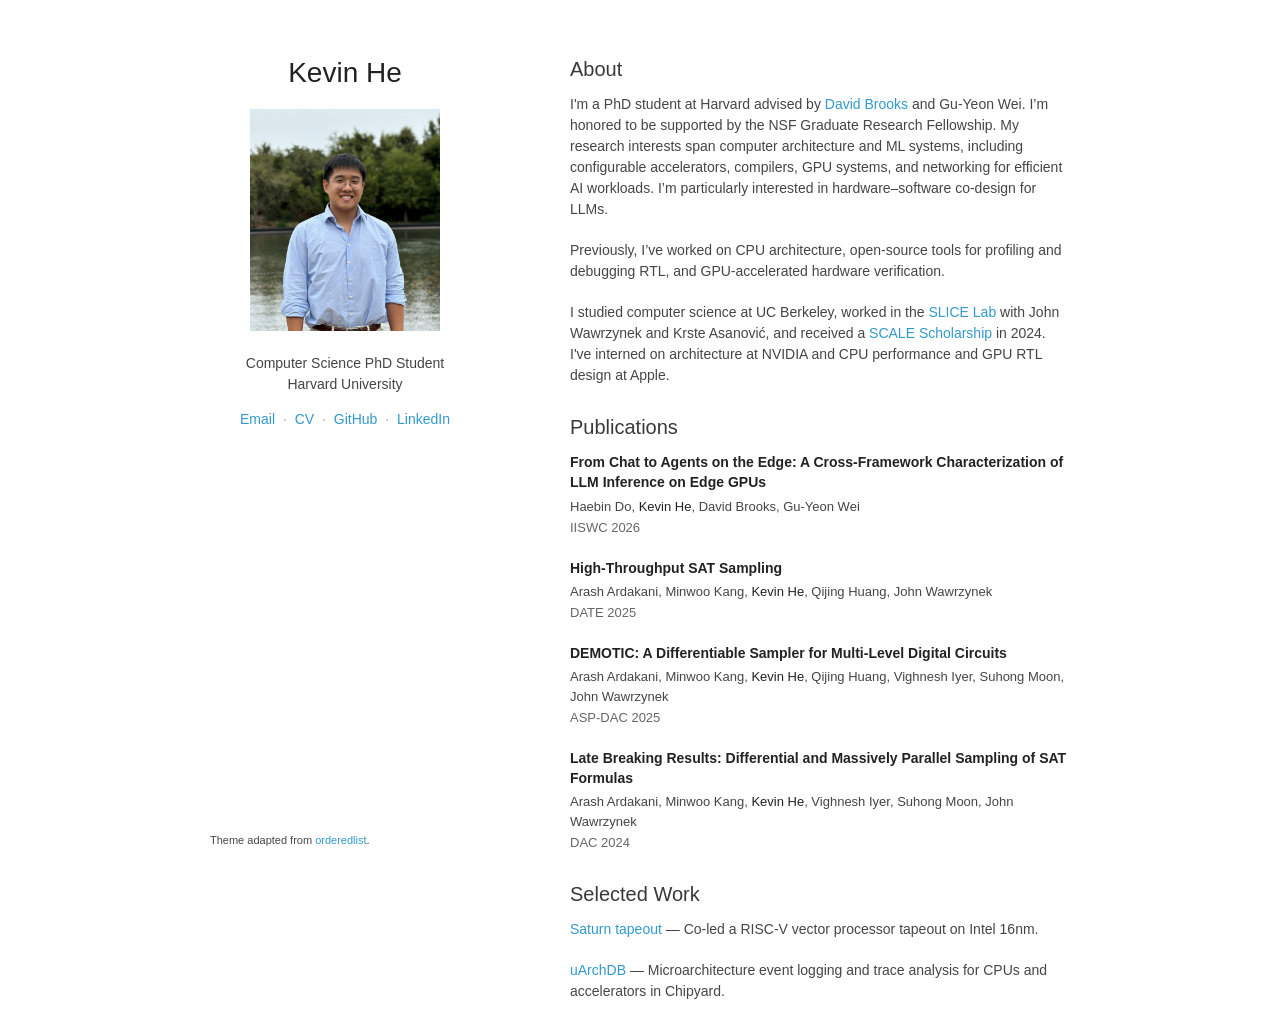
<file: index.html>
<!doctype html>
<html lang="en">
  <head>
    <meta charset="utf-8">
    <meta name="viewport" content="width=device-width, initial-scale=1">
    <meta name="description" content="Kevin He is a computer science PhD student at Harvard working on computer architecture and efficient ML systems.">
    <meta name="author" content="Kevin He">
    <title>Kevin He</title>
    <link rel="canonical" href="https://kevinhe.info/">
    <link rel="stylesheet" href="stylesheets/styles.css">
    <link rel="icon" sizes="32x32" href="favicon-32x32.png">
    <link rel="apple-touch-icon" href="apple-touch-icon.png">
    <link rel="manifest" href="site.webmanifest">
  </head>
  <body>
    <div class="wrapper">
      <header>
        <h1>Kevin He</h1>
        <img class="portrait" src="images/headshot.jpg" alt="Kevin He">
        <p class="affiliation">Computer Science PhD Student<br>Harvard University</p>
        <nav aria-label="Contact and profiles">
          <a href="mailto:kevinhe@g.harvard.edu">Email</a>
          <span aria-hidden="true">·</span> <a href="data/Kevin_He_CV.pdf">CV</a>
          <span aria-hidden="true">·</span> <a href="https://github.com/kevinhe5">GitHub</a>
          <span aria-hidden="true">·</span> <a href="https://www.linkedin.com/in/kevin-j-he/">LinkedIn</a>
        </nav>
      </header>
      <main>
        <section aria-labelledby="about">
          <h2 id="about">About</h2>
          <p>I'm a PhD student at Harvard advised by <a href="https://www.eecs.harvard.edu/~dbrooks/">David Brooks</a> and Gu-Yeon Wei. I’m honored to be supported by the NSF Graduate Research Fellowship. My research interests span computer architecture and ML systems, including configurable accelerators, compilers, GPU systems, and networking for efficient AI workloads. I’m particularly interested in hardware–software co-design for LLMs.</p>
          <p>Previously, I’ve worked on CPU architecture, open-source tools for profiling and debugging RTL, and GPU-accelerated hardware verification.</p>
          <p>I studied computer science at UC Berkeley, worked in the <a href="https://slice.eecs.berkeley.edu/">SLICE Lab</a> with John Wawrzynek and Krste Asanović, and received a <a href="https://www.scale4me.org/">SCALE Scholarship</a> in 2024. I've interned on architecture at NVIDIA and CPU performance and GPU RTL design at Apple.</p>
        </section>
        <section aria-labelledby="publications">
          <h2 id="publications">Publications</h2>
          <ol class="publications">
            <li>
              <h3><a href="https://ieeexplore.ieee.org/document/11766222">From Chat to Agents on the Edge: A Cross-Framework Characterization of LLM Inference on Edge GPUs</a></h3>
              <p class="authors">Haebin Do, <strong>Kevin He</strong>, David Brooks, Gu-Yeon Wei</p>
              <p class="venue">IISWC 2026</p>
            </li>
            <li>
              <h3><a href="https://arxiv.org/abs/2502.08673">High-Throughput SAT Sampling</a></h3>
              <p class="authors">Arash Ardakani, Minwoo Kang, <strong>Kevin He</strong>, Qijing Huang, John Wawrzynek</p>
              <p class="venue">DATE 2025</p>
            </li>
            <li>
              <h3><a href="https://dl.acm.org/doi/10.1145/3658617.3697760">DEMOTIC: A Differentiable Sampler for Multi-Level Digital Circuits</a></h3>
              <p class="authors">Arash Ardakani, Minwoo Kang, <strong>Kevin He</strong>, Qijing Huang, Vighnesh Iyer, Suhong Moon, John Wawrzynek</p>
              <p class="venue">ASP-DAC 2025</p>
            </li>
            <li>
              <h3><a href="https://dl.acm.org/doi/10.1145/3649329.3663505">Late Breaking Results: Differential and Massively Parallel Sampling of SAT Formulas</a></h3>
              <p class="authors">Arash Ardakani, Minwoo Kang, <strong>Kevin He</strong>, Vighnesh Iyer, Suhong Moon, John Wawrzynek</p>
              <p class="venue">DAC 2024</p>
            </li>
          </ol>
        </section>
        <section aria-labelledby="projects">
          <h2 id="projects">Selected Work</h2>
          <p><a href="https://saturn-vectors.org/">Saturn tapeout</a> — Co-led a RISC-V vector processor tapeout on Intel 16nm.</p>
          <p><a href="https://github.com/ucb-bar/iris-event-utils">uArchDB</a> — Microarchitecture event logging and trace analysis for CPUs and accelerators in Chipyard.</p>
        </section>
      </main>
      <footer><small>Theme adapted from <a href="https://github.com/orderedlist">orderedlist</a>.</small></footer>
    </div>
  </body>
</html>
</file>
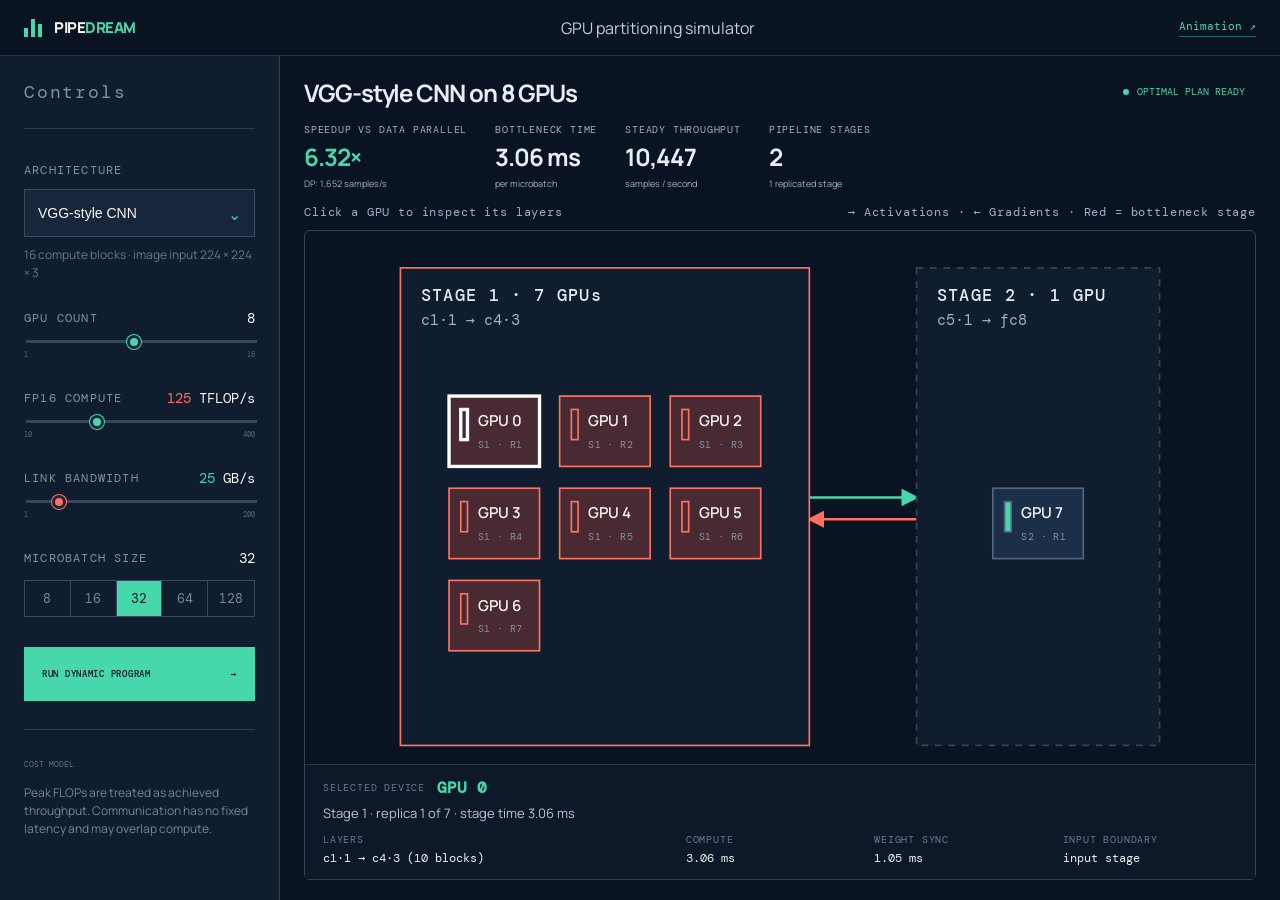
<file: pipedream/index.html>
<!doctype html>
<html lang="en">
  <head>
    <meta charset="UTF-8" />
    <meta name="viewport" content="width=device-width, initial-scale=1.0" />
    <meta name="theme-color" content="#09111f" />
    <title>PipeDream — Partitioning simulator</title>
    <link rel="preconnect" href="https://fonts.googleapis.com" />
    <link rel="preconnect" href="https://fonts.gstatic.com" crossorigin />
    <link href="https://fonts.googleapis.com/css2?family=DM+Mono:wght@400;500&family=Manrope:wght@400;500;600;700;800&display=swap" rel="stylesheet" />
    <link rel="stylesheet" href="styles.css" />
    <link rel="stylesheet" href="simulator.css?v=9" />
  </head>
  <body class="sim-page">
    <header class="topbar">
      <a class="brand" href="animation.html" aria-label="PipeDream explainer home">
        <span class="brand-mark" aria-hidden="true"><i></i><i></i><i></i></span>
        <span>PIPE<span>DREAM</span></span>
      </a>
      <span class="page-title">GPU partitioning simulator</span>
      <a class="paper-link" href="animation.html">Animation <span>↗</span></a>
    </header>

    <main>

      <section class="workbench" id="controls">
        <aside class="control-panel">
          <div class="panel-label">Controls</div>

          <label class="field-label" for="architecture">ARCHITECTURE</label>
          <div class="select-wrap">
            <select id="architecture">
              <option value="small">Small CNN</option>
              <option value="alexnet">AlexNet-style CNN</option>
              <option value="vgg" selected>VGG-style CNN</option>
              <option value="ffn">Deep feed-forward network</option>
            </select>
            <span>⌄</span>
          </div>
          <p class="field-hint" id="architecture-hint">16 compute blocks · image input 224 × 224 × 3</p>

          <div class="control-field">
            <div class="field-line"><label for="gpu-count">GPU COUNT</label><output id="gpu-count-value">8</output></div>
            <input id="gpu-count" class="range" type="range" min="1" max="16" value="8" step="1" />
            <div class="range-ends"><span>1</span><span>16</span></div>
          </div>

          <div class="control-field">
            <div class="field-line"><label for="tflops">FP16 COMPUTE</label><output><span id="tflops-value">125</span> TFLOP/s</output></div>
            <input id="tflops" class="range" type="range" min="10" max="400" value="125" step="5" />
            <div class="range-ends"><span>10</span><span>400</span></div>
          </div>

          <div class="control-field">
            <div class="field-line"><label for="bandwidth">LINK BANDWIDTH</label><output><span id="bandwidth-value">25</span> GB/s</output></div>
            <input id="bandwidth" class="range coral-range" type="range" min="1" max="200" value="25" step="1" />
            <div class="range-ends"><span>1</span><span>200</span></div>
          </div>

          <div class="control-field">
            <div class="field-line"><label for="microbatch">MICROBATCH SIZE</label><output id="microbatch-value">32</output></div>
            <div class="batch-options" role="group" aria-label="Microbatch size">
              <button type="button" data-batch="8">8</button>
              <button type="button" data-batch="16">16</button>
              <button type="button" data-batch="32" class="active">32</button>
              <button type="button" data-batch="64">64</button>
              <button type="button" data-batch="128">128</button>
            </div>
          </div>

          <button class="optimize-btn" id="optimize-btn" type="button"><span>RUN DYNAMIC PROGRAM</span><b>→</b></button>

          <div class="model-note">
            <span>COST MODEL</span>
            <p>Peak FLOPs are treated as achieved throughput. Communication has no fixed latency and may overlap compute.</p>
          </div>
        </aside>

        <section class="results-panel" id="plan">
          <div class="result-header">
            <div><p class="panel-label"></p><h2 id="plan-title">VGG-style CNN on 8 GPUs</h2></div>
            <div class="status-pill"><i></i><span id="status-copy">OPTIMAL PLAN READY</span></div>
          </div>

          <div class="headline-metrics">
            <article class="speedup-metric" title="Estimated steady-state throughput ratio: full-model data-parallel time divided by optimized plan time, using the same GPUs and cost model. 1× means equal throughput."><span>SPEEDUP VS DATA PARALLEL</span><strong id="speedup-value">—</strong><small id="speedup-baseline">—</small></article>
            <article><span>BOTTLENECK TIME</span><strong id="bottleneck-value">—</strong><small>per microbatch</small></article>
            <article><span>STEADY THROUGHPUT</span><strong id="throughput-value">—</strong><small>samples / second</small></article>
            <article><span>PIPELINE STAGES</span><strong id="stage-count-value">—</strong><small id="replica-summary">—</small></article>
          </div>

          <div class="gpu-topology">
            <div class="viz-head">
              <span>Click a GPU to inspect its layers</span>
              <div>→ Activations · ← Gradients · Red = bottleneck stage</div>
            </div>
            <div class="graph-shell">
              <div class="graph-progress" id="graph-progress"><i></i><span>EVALUATING DP STATES…</span></div>
              <div class="graph-scroll"><svg id="gpu-graph" class="gpu-graph" role="img" aria-label="Graph of GPU stage assignments"></svg></div>
              <aside class="gpu-inspector" id="gpu-inspector">
                <div><span>SELECTED DEVICE</span><strong id="selected-gpu">GPU 0</strong></div>
                <p id="selected-assignment">Stage assignment</p>
                <dl>
                  <div><dt>LAYERS</dt><dd id="selected-layers">—</dd></div>
                  <div><dt>COMPUTE</dt><dd id="selected-compute">—</dd></div>
                  <div><dt>WEIGHT SYNC</dt><dd id="selected-sync">—</dd></div>
                  <div><dt>INPUT BOUNDARY</dt><dd id="selected-boundary">—</dd></div>
                </dl>
              </aside>
            </div>
          </div>

        </section>
      </section>

    </main>


    <script src="simulator.js?v=9"></script>
  </body>
</html>
</file>
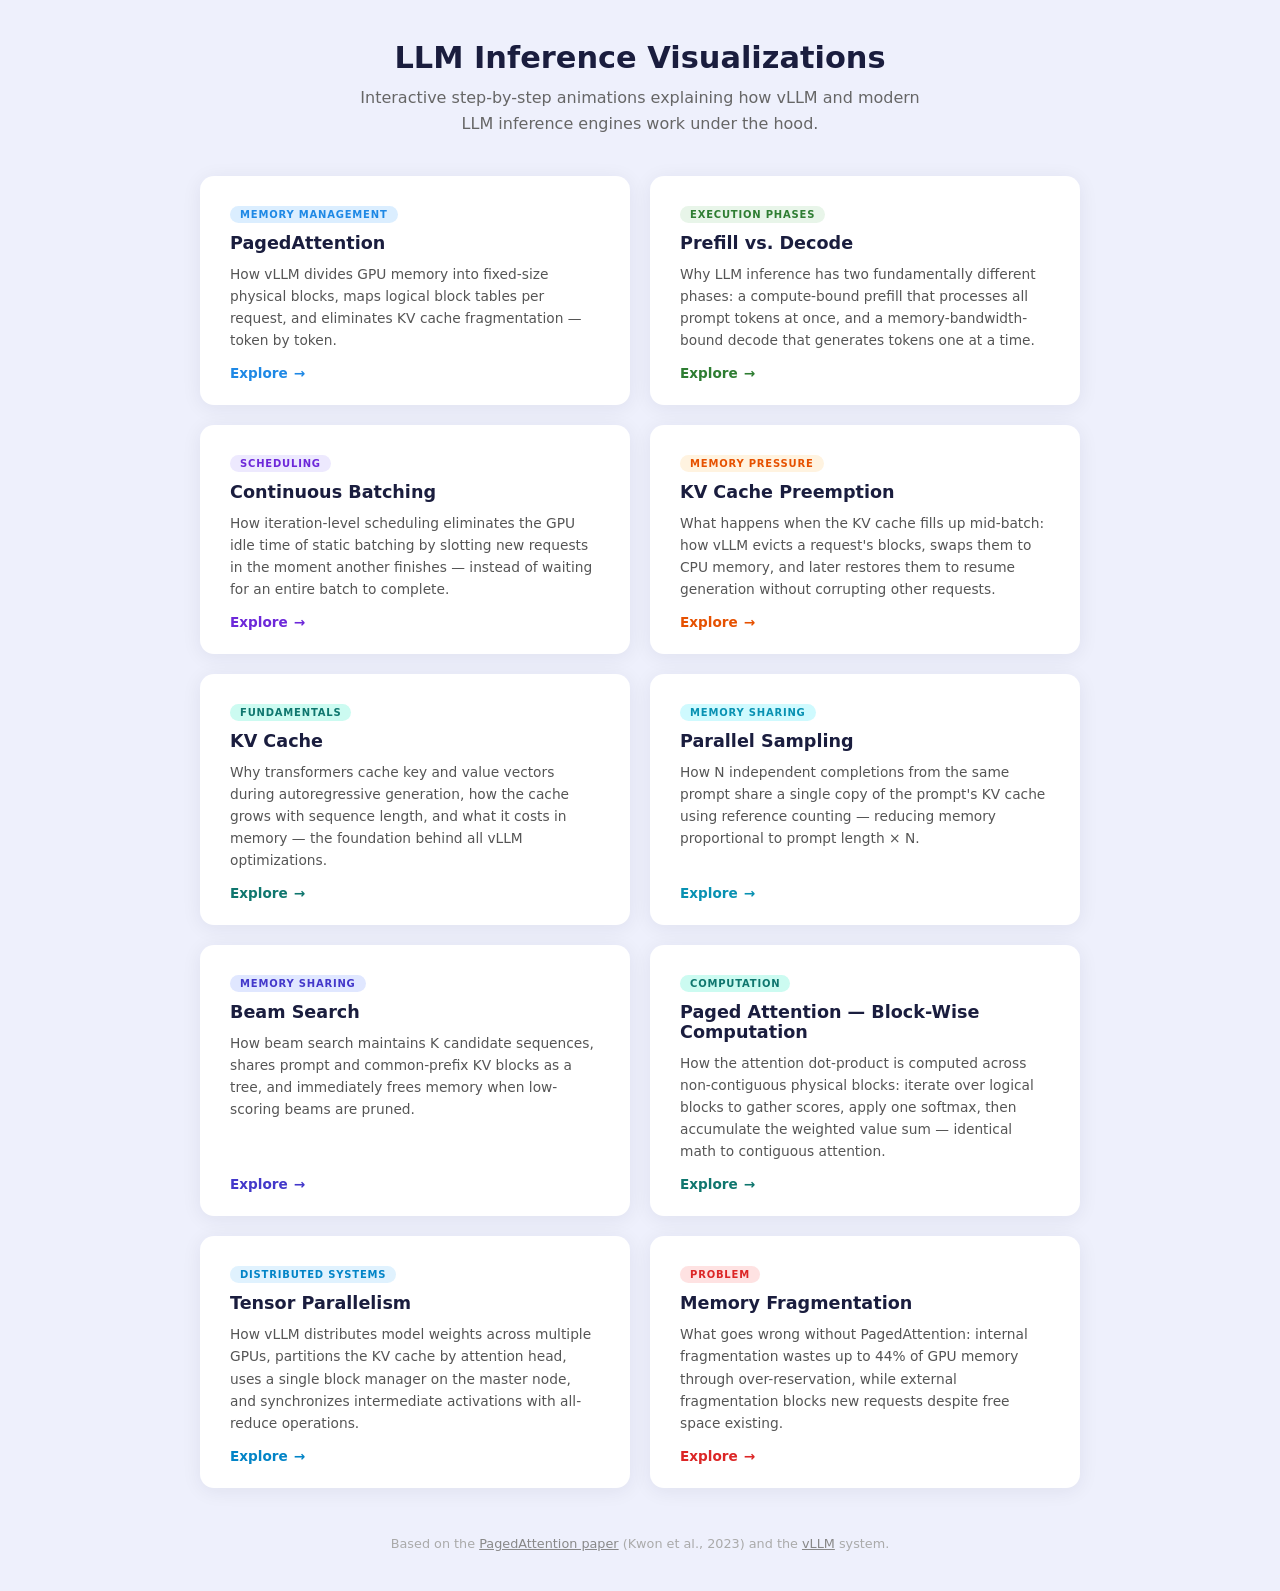
<file: vllm/index.html>
<!DOCTYPE html>
<html lang="en">
<head>
<meta charset="UTF-8">
<title>LLM Inference Visualizations</title>
<style>
*{box-sizing:border-box;margin:0;padding:0}
body{
  background:#eef0fc;
  font-family:'Segoe UI',system-ui,sans-serif;
  display:flex;flex-direction:column;align-items:center;
  min-height:100vh;padding:40px 16px;
}
header{text-align:center;margin-bottom:40px}
h1{font-size:1.9rem;color:#1a1d3e;font-weight:800;margin-bottom:10px}
.subtitle{font-size:1rem;color:#666;max-width:580px;line-height:1.6}

.grid{
  display:grid;
  grid-template-columns:repeat(2,1fr);
  gap:20px;
  max-width:880px;width:100%;
}

.card{
  background:#fff;
  border-radius:14px;
  padding:28px 28px 22px;
  box-shadow:0 3px 20px #1a1d3e12;
  text-decoration:none;
  display:flex;flex-direction:column;gap:10px;
  border:2px solid transparent;
  transition:transform .15s ease, box-shadow .15s ease, border-color .15s ease;
}
.card:hover{
  transform:translateY(-3px);
  box-shadow:0 8px 32px #1a1d3e20;
  border-color:var(--accent);
}

.card-tag{
  display:inline-flex;align-items:center;
  background:var(--accent-light);
  color:var(--accent);
  font-size:10px;font-weight:800;
  padding:3px 10px;border-radius:20px;
  text-transform:uppercase;letter-spacing:.8px;
  width:fit-content;
}
.card h2{font-size:1.1rem;color:#1a1d3e;font-weight:700}
.card p{font-size:.86rem;color:#555;line-height:1.6;flex:1}
.card-cta{
  display:flex;align-items:center;gap:6px;
  font-size:.85rem;font-weight:700;color:var(--accent);
  margin-top:4px;
}
.card-cta::after{content:'→';transition:transform .15s}
.card:hover .card-cta::after{transform:translateX(4px)}

.card.blue  {--accent:#1e88e5;--accent-light:#dbeeff}
.card.green {--accent:#2e7d32;--accent-light:#e8f5e9}
.card.purple{--accent:#6d28d9;--accent-light:#ede9fe}
.card.orange{--accent:#e65100;--accent-light:#fff3e0}
.card.teal  {--accent:#0f766e;--accent-light:#ccfbf1}
.card.cyan  {--accent:#0891b2;--accent-light:#cffafe}
.card.indigo{--accent:#4338ca;--accent-light:#e0e7ff}
.card.red   {--accent:#dc2626;--accent-light:#fee2e2}
.card.sky   {--accent:#0284c7;--accent-light:#e0f2fe}

footer{margin-top:48px;font-size:.8rem;color:#aaa;text-align:center}
</style>
</head>
<body>

<header>
  <h1>LLM Inference Visualizations</h1>
  <p class="subtitle">Interactive step-by-step animations explaining how vLLM and modern LLM inference engines work under the hood.</p>
</header>

<div class="grid">

  <a class="card blue" href="paged-attention.html">
    <span class="card-tag">Memory Management</span>
    <h2>PagedAttention</h2>
    <p>How vLLM divides GPU memory into fixed-size physical blocks, maps logical block tables per request, and eliminates KV cache fragmentation — token by token.</p>
    <span class="card-cta">Explore</span>
  </a>

  <a class="card green" href="prefill-decode.html">
    <span class="card-tag">Execution Phases</span>
    <h2>Prefill vs. Decode</h2>
    <p>Why LLM inference has two fundamentally different phases: a compute-bound prefill that processes all prompt tokens at once, and a memory-bandwidth-bound decode that generates tokens one at a time.</p>
    <span class="card-cta">Explore</span>
  </a>

  <a class="card purple" href="continuous-batching.html">
    <span class="card-tag">Scheduling</span>
    <h2>Continuous Batching</h2>
    <p>How iteration-level scheduling eliminates the GPU idle time of static batching by slotting new requests in the moment another finishes — instead of waiting for an entire batch to complete.</p>
    <span class="card-cta">Explore</span>
  </a>

  <a class="card orange" href="kv-preemption.html">
    <span class="card-tag">Memory Pressure</span>
    <h2>KV Cache Preemption</h2>
    <p>What happens when the KV cache fills up mid-batch: how vLLM evicts a request's blocks, swaps them to CPU memory, and later restores them to resume generation without corrupting other requests.</p>
    <span class="card-cta">Explore</span>
  </a>

  <a class="card teal" href="kv-cache.html">
    <span class="card-tag">Fundamentals</span>
    <h2>KV Cache</h2>
    <p>Why transformers cache key and value vectors during autoregressive generation, how the cache grows with sequence length, and what it costs in memory — the foundation behind all vLLM optimizations.</p>
    <span class="card-cta">Explore</span>
  </a>

  <a class="card cyan" href="parallel-sampling.html">
    <span class="card-tag">Memory Sharing</span>
    <h2>Parallel Sampling</h2>
    <p>How N independent completions from the same prompt share a single copy of the prompt's KV cache using reference counting — reducing memory proportional to prompt length × N.</p>
    <span class="card-cta">Explore</span>
  </a>

  <a class="card indigo" href="beam-search.html">
    <span class="card-tag">Memory Sharing</span>
    <h2>Beam Search</h2>
    <p>How beam search maintains K candidate sequences, shares prompt and common-prefix KV blocks as a tree, and immediately frees memory when low-scoring beams are pruned.</p>
    <span class="card-cta">Explore</span>
  </a>

  <a class="card teal" href="paged-attention-computation.html">
    <span class="card-tag">Computation</span>
    <h2>Paged Attention — Block-Wise Computation</h2>
    <p>How the attention dot-product is computed across non-contiguous physical blocks: iterate over logical blocks to gather scores, apply one softmax, then accumulate the weighted value sum — identical math to contiguous attention.</p>
    <span class="card-cta">Explore</span>
  </a>

  <a class="card sky" href="distributed-execution.html">
    <span class="card-tag">Distributed Systems</span>
    <h2>Tensor Parallelism</h2>
    <p>How vLLM distributes model weights across multiple GPUs, partitions the KV cache by attention head, uses a single block manager on the master node, and synchronizes intermediate activations with all-reduce operations.</p>
    <span class="card-cta">Explore</span>
  </a>

  <a class="card red" href="fragmentation.html">
    <span class="card-tag">Problem</span>
    <h2>Memory Fragmentation</h2>
    <p>What goes wrong without PagedAttention: internal fragmentation wastes up to 44% of GPU memory through over-reservation, while external fragmentation blocks new requests despite free space existing.</p>
    <span class="card-cta">Explore</span>
  </a>

</div>

<footer>Based on the <a href="https://arxiv.org/abs/2309.06180" style="color:#888">PagedAttention paper</a> (Kwon et al., 2023) and the <a href="https://github.com/vllm-project/vllm" style="color:#888">vLLM</a> system.</footer>

</body>
</html>
</file>
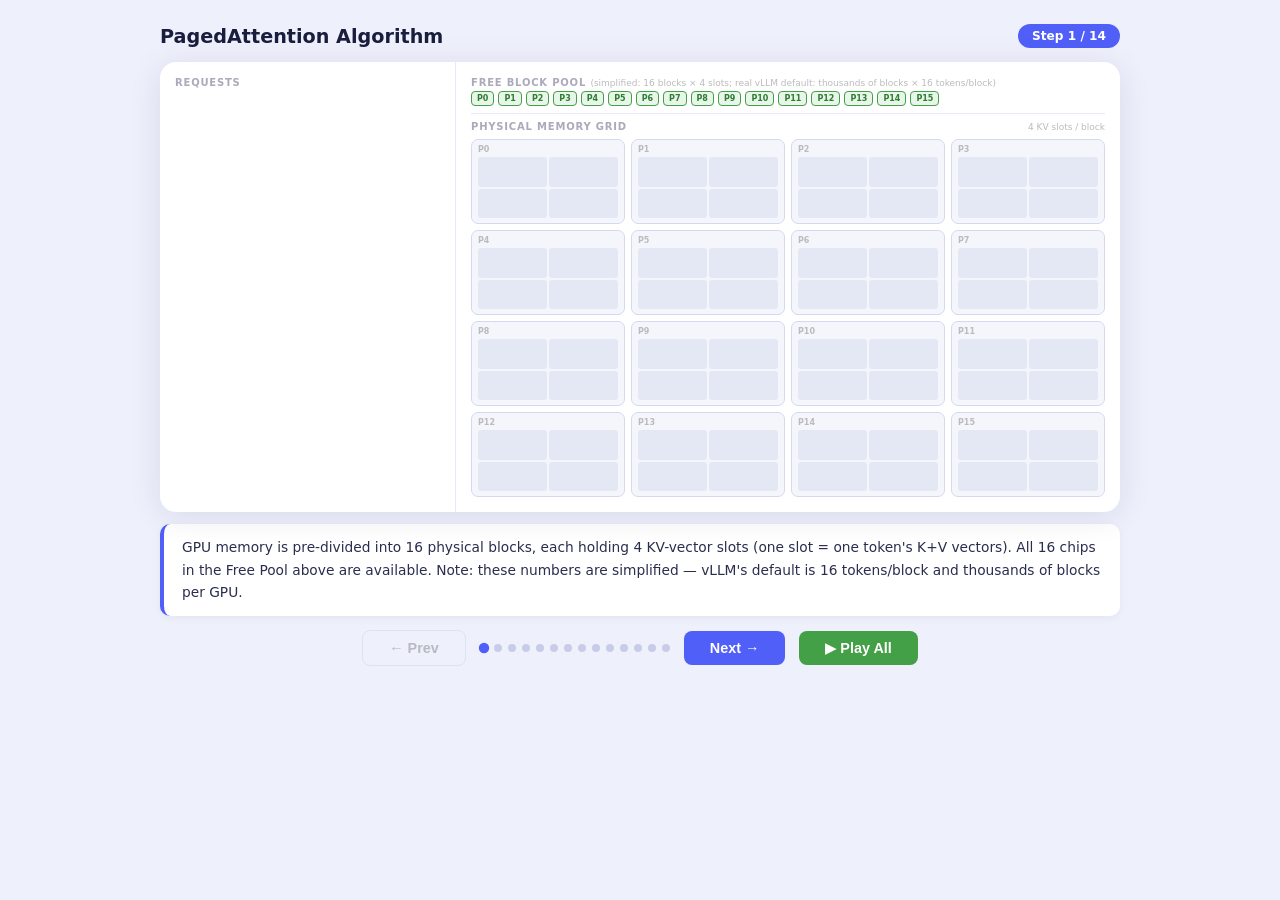
<file: paged-attention.html>
<!DOCTYPE html>
<html lang="en">
<head>
<meta charset="UTF-8">
<title>PagedAttention — Step by Step</title>
<style>
*{box-sizing:border-box;margin:0;padding:0}
body{background:#eef0fc;font-family:'Segoe UI',system-ui,sans-serif;display:flex;flex-direction:column;align-items:center;min-height:100vh;padding:24px 12px}

/* Top bar */
#topbar{display:flex;align-items:center;justify-content:space-between;width:960px;max-width:100%;margin-bottom:14px}
h1{font-size:1.2rem;color:#1a1d3e;font-weight:700}
#step-pill{background:#4f5ff8;color:#fff;font-size:.76rem;font-weight:700;padding:5px 14px;border-radius:20px}

/* Stage */
#stage{
  position:relative;
  width:960px;max-width:100%;height:450px;
  background:#fff;border-radius:16px;
  box-shadow:0 4px 32px #1a1d3e1a;
  display:flex;
  overflow:hidden;
}

/* Left panel */
#left-panel{
  width:295px;flex-shrink:0;
  padding:15px 15px;
  display:flex;flex-direction:column;gap:8px;
  overflow:hidden;
}
.panel-label{font-size:10px;font-weight:700;color:#aab;text-transform:uppercase;letter-spacing:.8px;margin-bottom:3px}

/* Divider */
#divider{width:1px;background:#e8eaf6;flex-shrink:0}

/* Right panel */
#right-panel{
  flex:1;padding:15px 15px;
  display:flex;flex-direction:column;
  gap:7px;
}

/* Free pool */
#free-pool{
  display:flex;
  flex-wrap:wrap;
  gap:4px;
}
.fp-chip{
  padding:2px 5px;border-radius:4px;
  font-size:8px;font-weight:700;
  background:#e8f5e9;border:1.2px solid #43a047;color:#2e7d32;
  transition:opacity 280ms ease;
  white-space:nowrap;
}
.fp-chip.gone{opacity:0;pointer-events:none}

/* Separator */
.sep{height:1px;background:#e8eaf6;flex-shrink:0}

/* Grid header */
#grid-header{display:flex;justify-content:space-between;align-items:center;flex-shrink:0}
#grid-note{font-size:9px;color:#bbb}

/* Physical block grid */
#phys-grid{
  display:grid;
  grid-template-columns:repeat(4,1fr);
  gap:6px;
  flex:1;
}
.pb{
  border-radius:7px;border:1.5px solid #d4d8f0;background:#f5f6fc;
  padding:5px 6px;
  display:flex;flex-direction:column;gap:3px;
  transition:background 350ms ease, border-color 350ms ease, box-shadow 350ms ease;
}
.pb.r1{background:#dbeeff;border-color:#1e88e5}
.pb.r2{background:#fff3e0;border-color:#f57c00}
.pb.new-glow{box-shadow:0 0 0 3px #f9a82566,0 0 18px #f9a82533}
.pb.pulse{animation:blockPulse 500ms ease-out}
@keyframes blockPulse{0%{transform:scale(1)}45%{transform:scale(1.07)}100%{transform:scale(1)}}

.pb-head{display:flex;justify-content:space-between;align-items:center;flex-shrink:0}
.pb-id{font-size:8px;font-weight:700;color:#bbb}
.pb.r1 .pb-id{color:#1e88e5}
.pb.r2 .pb-id{color:#f57c00}
.pb-owner{font-size:7px;font-weight:600;color:#ccc}
.pb.r1 .pb-owner{color:#1565c0}
.pb.r2 .pb-owner{color:#e65100}

.kv-grid{display:grid;grid-template-columns:1fr 1fr;gap:2px;flex:1}
.kv-slot{
  border-radius:3px;background:#e4e8f4;
  min-height:13px;
  display:flex;align-items:center;justify-content:center;
  font-size:6px;font-weight:700;color:transparent;
  transition:background 250ms ease, color 200ms ease;
}
.kv-slot.filled{color:#fff}
.kv-slot.pop{animation:slotPop 300ms cubic-bezier(.34,1.56,.64,1)}
@keyframes slotPop{0%{transform:scale(0);opacity:0}100%{transform:scale(1);opacity:1}}
.pb.r1 .kv-slot.filled{background:#1e88e5}
.pb.r2 .kv-slot.filled{background:#f57c00}

/* Request cards */
.req-card{
  border-radius:8px;border:1.5px solid transparent;
  padding:9px 11px;
  opacity:0;transform:translateY(10px);
  transition:opacity 350ms ease, transform 350ms ease;
  flex-shrink:0;
}
.req-card.show{opacity:1;transform:translateY(0)}
.req-card.r1{border-color:#1e88e5;background:#f4f9ff}
.req-card.r2{border-color:#f57c00;background:#fffaf4}
.req-title{font-size:11px;font-weight:700;margin-bottom:6px}
.r1 .req-title{color:#1e88e5}
.r2 .req-title{color:#f57c00}

.tokens-row{display:flex;gap:4px;flex-wrap:wrap;margin-bottom:7px}
.tok{
  padding:2px 5px;border-radius:4px;
  font-size:9px;font-weight:700;border:1.2px solid;
  opacity:0;transform:scale(.5);
  transition:opacity 180ms ease, transform 180ms ease;
}
.tok.show{opacity:1;transform:scale(1)}
.tok.highlight{animation:tokPulse 380ms ease-out}
@keyframes tokPulse{0%{transform:scale(1)}45%{transform:scale(1.55)}100%{transform:scale(1)}}

.bt-section-label{font-size:9px;color:#aaa;font-weight:600;margin-bottom:2px}
.bt-row{display:flex;align-items:center;gap:5px;margin-top:3px}
.bt-lb{
  padding:2px 7px;border-radius:4px;
  font-size:9px;font-weight:700;border:1.2px solid;
  flex-shrink:0;
}
.r1 .bt-lb{border-color:#1e88e5;color:#1e88e5;background:#dbeeff}
.r2 .bt-lb{border-color:#f57c00;color:#f57c00;background:#fff3e0}
.bt-arr{color:#bbb;font-size:11px;flex-shrink:0}
.bt-pb{
  padding:2px 7px;border-radius:4px;
  font-size:9px;font-weight:700;
  background:#f0f2fa;color:#ccc;border:1.2px solid #e0e4f0;
  transition:all 300ms ease;
  flex-shrink:0;
}
.bt-pb.set.r1{background:#dbeeff;color:#1e88e5;border-color:#1e88e5}
.bt-pb.set.r2{background:#fff3e0;color:#f57c00;border-color:#f57c00}

/* Flying chip */
.floater{
  position:absolute;
  z-index:200;
  border-radius:6px;
  display:flex;align-items:center;justify-content:center;
  font-size:9px;font-weight:700;
  pointer-events:none;
  box-shadow:0 4px 16px #0002;
  transition:
    left   680ms cubic-bezier(.25,.8,.25,1),
    top    680ms cubic-bezier(.25,.8,.25,1),
    width  680ms cubic-bezier(.25,.8,.25,1),
    height 680ms cubic-bezier(.25,.8,.25,1),
    border-radius 680ms ease,
    opacity 200ms ease;
}

/* Desc + controls */
#desc-box{
  width:960px;max-width:100%;margin-top:12px;
  padding:12px 18px;background:#fff;
  border-radius:10px;border-left:4px solid #4f5ff8;
  box-shadow:0 2px 10px #1a1d3e0d;
  font-size:.86rem;line-height:1.65;color:#2a2d4e;min-height:52px;
}
#controls{display:flex;align-items:center;gap:14px;margin-top:14px;flex-wrap:wrap;justify-content:center}
.ctrl{
  padding:9px 26px;border:none;border-radius:8px;cursor:pointer;
  font-size:.9rem;font-weight:700;transition:all .15s;
}
#btn-prev{background:#eef0fa;color:#555;border:1.5px solid #c0c8e8}
#btn-prev:hover:not(:disabled){background:#d8dcf0;color:#222}
#btn-prev:disabled{opacity:.35;cursor:default}
#btn-next{background:#4f5ff8;color:#fff}
#btn-next:hover:not(:disabled){background:#6472fa}
#btn-next:disabled{opacity:.35;cursor:default}
#btn-play{background:#43a047;color:#fff}
#btn-play:hover:not(:disabled){background:#56b25a}
#btn-play:disabled{opacity:.35;cursor:default}
#dots{display:flex;gap:6px;align-items:center}
.dot{width:8px;height:8px;border-radius:50%;background:#c8cce8;cursor:pointer;transition:all .2s}
.dot.active{background:#4f5ff8;transform:scale(1.3)}
</style>
</head>
<body>

<div id="topbar">
  <h1>PagedAttention Algorithm</h1>
  <span id="step-pill">Step 1 / 14</span>
</div>

<div id="stage">
  <div id="left-panel">
    <div class="panel-label">Requests</div>
    <!-- cards injected by JS -->
  </div>
  <div id="divider"></div>
  <div id="right-panel">
    <div>
      <div class="panel-label">Free Block Pool <span style="font-size:9px;color:#bbb;text-transform:none;letter-spacing:0;font-weight:400">(simplified: 16 blocks × 4 slots; real vLLM default: thousands of blocks × 16 tokens/block)</span></div>
      <div id="free-pool"><!-- chips injected by JS --></div>
    </div>
    <div class="sep"></div>
    <div id="grid-header">
      <div class="panel-label" style="margin:0">Physical Memory Grid</div>
      <span id="grid-note">4 KV slots / block</span>
    </div>
    <div id="phys-grid"><!-- blocks injected by JS --></div>
  </div>
</div>

<div id="desc-box"></div>
<div id="controls">
  <button class="ctrl" id="btn-prev">← Prev</button>
  <div id="dots"></div>
  <button class="ctrl" id="btn-next">Next →</button>
  <button class="ctrl" id="btn-play">▶ Play All</button>
</div>

<script>
// ── Utilities ─────────────────────────────────────────────────────────────────
const raf  = () => new Promise(r => requestAnimationFrame(r));
const raf2 = () => raf().then(raf);
const sleep = ms => new Promise(r => setTimeout(r, ms));

const stage      = document.getElementById('stage');
const leftPanel  = document.getElementById('left-panel');
const gridEl     = document.getElementById('phys-grid');
const freePoolEl = document.getElementById('free-pool');

// ── Build free pool chips ──────────────────────────────────────────────────────
for (let i = 0; i < 16; i++) {
  const chip = document.createElement('div');
  chip.className = 'fp-chip';
  chip.id = `fpc${i}`;
  chip.textContent = `P${i}`;
  freePoolEl.appendChild(chip);
}

// ── Build physical grid ────────────────────────────────────────────────────────
for (let i = 0; i < 16; i++) {
  const b = document.createElement('div');
  b.className = 'pb';
  b.id = `pb${i}`;
  b.innerHTML = `
    <div class="pb-head">
      <span class="pb-id">P${i}</span>
      <span class="pb-owner" id="pbo${i}"></span>
    </div>
    <div class="kv-grid">
      ${[0,1,2,3].map(s=>`<div class="kv-slot" id="pvs${i}_${s}"></div>`).join('')}
    </div>`;
  gridEl.appendChild(b);
}

// ── Build request cards ────────────────────────────────────────────────────────
const TOK_COLORS = ['#e53935','#f57c00','#43a047','#1e88e5','#8e24aa','#c2185b','#00838f'];

function buildCard(req, label, nTok, lbs) {
  const card = document.createElement('div');
  card.className = `req-card ${req}`;
  card.id = `card-${req}`;

  let toks = '';
  for (let i = 0; i < nTok; i++) {
    const c = TOK_COLORS[i % TOK_COLORS.length];
    toks += `<div class="tok" id="tok-${req}-${i}" style="color:${c};border-color:${c};background:${c}18">T${i+1}</div>`;
  }

  let rows = '';
  lbs.forEach(lb => {
    rows += `<div class="bt-row" id="btr-${req}-${lb}">
      <span class="bt-lb">LB${lb}</span>
      <span class="bt-arr">→</span>
      <span class="bt-pb" id="btp-${req}-${lb}">—</span>
    </div>`;
  });

  card.innerHTML = `
    <div class="req-title">${label}</div>
    <div class="tokens-row">${toks}</div>
    <div class="bt-section-label">Block Table</div>
    ${rows}`;
  return card;
}

const cardR1 = buildCard('r1', 'Request 1  (7 tokens)', 7, [0, 1]);
const cardR2 = buildCard('r2', 'Request 2  (6 tokens)', 6, [0, 1]);
leftPanel.appendChild(cardR1);
leftPanel.appendChild(cardR2);

// ── Animation helpers ─────────────────────────────────────────────────────────

async function showCard(req, tokDelay = 55) {
  const card = document.getElementById(`card-${req}`);
  card.classList.add('show');
  await sleep(150);
  const toks = card.querySelectorAll('.tok');
  for (let i = 0; i < toks.length; i++) {
    toks[i].classList.add('show');
    if (i < toks.length - 1) await sleep(tokDelay);
  }
}

// Fly a block chip from the free pool to its position in the physical grid
async function flyAllocate(req, lbIdx, pbId) {
  const color  = req === 'r1' ? '#1e88e5' : '#f57c00';
  const fromEl = document.getElementById(`fpc${pbId}`);
  const toEl   = document.getElementById(`pb${pbId}`);

  const stRect   = stage.getBoundingClientRect();
  const fromRect = fromEl.getBoundingClientRect();
  const toRect   = toEl.getBoundingClientRect();

  // Create floater at free pool chip position
  const fl = document.createElement('div');
  fl.className = 'floater';
  fl.textContent = `P${pbId}`;
  fl.style.cssText = `
    left:${fromRect.left - stRect.left}px;
    top:${fromRect.top  - stRect.top}px;
    width:${fromRect.width}px;
    height:${fromRect.height}px;
    background:${color}22;
    border:2px solid ${color};
    color:${color};
    opacity:0;
  `;
  stage.appendChild(fl);
  fromEl.classList.add('gone'); // fade out original chip

  await raf2();
  fl.style.opacity = '1';
  await raf2();

  // Morph and fly to physical block position
  fl.style.left         = `${toRect.left   - stRect.left}px`;
  fl.style.top          = `${toRect.top    - stRect.top}px`;
  fl.style.width        = `${toRect.width}px`;
  fl.style.height       = `${toRect.height}px`;
  fl.style.borderRadius = '8px';

  await sleep(720);

  // Activate block
  const blk = document.getElementById(`pb${pbId}`);
  blk.classList.add(req, 'pulse', 'new-glow');
  document.getElementById(`pbo${pbId}`).textContent =
    req === 'r1' ? `R1·LB${lbIdx}` : `R2·LB${lbIdx}`;
  fl.remove();

  await sleep(400);
  blk.classList.remove('new-glow', 'pulse');

  // Update block table entry
  const btpEl = document.getElementById(`btp-${req}-${lbIdx}`);
  btpEl.textContent = `P${pbId}`;
  btpEl.classList.add('set', req);
}

// Fill one KV slot, highlighting the corresponding token in the request card
async function fillOneSlot(pbId, slotIdx, req, tokenIdx) {
  // Pulse the token chip
  const tokEl = document.getElementById(`tok-${req}-${tokenIdx}`);
  if (tokEl) {
    tokEl.classList.add('highlight');
    await sleep(380);
    tokEl.classList.remove('highlight');
  }

  // Pop the KV slot in
  const slot = document.getElementById(`pvs${pbId}_${slotIdx}`);
  slot.textContent = `T${tokenIdx + 1}`;
  slot.classList.add('filled', 'pop');
  slot.addEventListener('animationend', () => slot.classList.remove('pop'), { once: true });
  await sleep(160);
}

// Batch fill multiple slots quickly (used for Request 2 to avoid repetition)
async function fillSlotsBatch(pbId, count, startTokIdx, delayMs = 130) {
  for (let s = 0; s < count; s++) {
    const slot = document.getElementById(`pvs${pbId}_${s}`);
    slot.textContent = `T${startTokIdx + s + 1}`;
    slot.classList.add('filled', 'pop');
    slot.addEventListener('animationend', () => slot.classList.remove('pop'), { once: true });
    if (s < count - 1) await sleep(delayMs);
  }
}

// ── Instant state restore (no animations) ────────────────────────────────────
function resetAll() {
  stage.querySelectorAll('.floater').forEach(f => f.remove());
  for (let i = 0; i < 16; i++) {
    const b = document.getElementById(`pb${i}`);
    b.className = 'pb';
    b.style = '';
    document.getElementById(`pbo${i}`).textContent = '';
    for (let s = 0; s < 4; s++) {
      const sl = document.getElementById(`pvs${i}_${s}`);
      sl.className = 'kv-slot';
      sl.textContent = '';
    }
    document.getElementById(`fpc${i}`).classList.remove('gone');
  }
  [cardR1, cardR2].forEach(c => {
    c.classList.remove('show');
    c.querySelectorAll('.tok').forEach(t => t.classList.remove('show', 'highlight'));
  });
  ['r1','r2'].forEach(req => [0,1].forEach(lb => {
    const el = document.getElementById(`btp-${req}-${lb}`);
    if (el) { el.textContent = '—'; el.className = 'bt-pb'; }
  }));
}

function setBlkInst(id, req, lbl) {
  const b = document.getElementById(`pb${id}`);
  b.classList.add(req);
  document.getElementById(`pbo${id}`).textContent = lbl;
}
function fillSlotInst(pbId, slotIdx, label) {
  const sl = document.getElementById(`pvs${pbId}_${slotIdx}`);
  sl.textContent = label;
  sl.classList.add('filled');
}
function setBtpInst(req, lb, pb) {
  const el = document.getElementById(`btp-${req}-${lb}`);
  el.textContent = `P${pb}`; el.classList.add('set', req);
}
function markGone(pbId) {
  document.getElementById(`fpc${pbId}`).classList.add('gone');
}
function highlightFreeInst() {
  for (let i = 0; i < 16; i++) {
    const b = document.getElementById(`pb${i}`);
    if (!b.classList.contains('r1') && !b.classList.contains('r2')) {
      b.style.borderColor = '#43a047';
      b.style.borderStyle = 'dashed';
      b.style.background  = '#f0fff4';
    }
  }
}

// applyInstant(n): instantly restore cumulative state as if steps 0..n have completed
function applyInstant(n) {
  // Step 1: R1 card
  if (n >= 1) {
    cardR1.classList.add('show');
    cardR1.querySelectorAll('.tok').forEach(t => t.classList.add('show'));
  }
  // Step 2: allocate P2 → R1 LB0
  if (n >= 2) { setBlkInst(2,'r1','R1·LB0'); setBtpInst('r1',0,2); markGone(2); }
  // Steps 3–6: fill P2 slots T1–T4
  for (let s = 0; s < 4; s++) {
    if (n >= 3 + s) fillSlotInst(2, s, `T${s+1}`);
  }
  // Step 7: allocate P9 → R1 LB1
  if (n >= 7) { setBlkInst(9,'r1','R1·LB1'); setBtpInst('r1',1,9); markGone(9); }
  // Steps 8–10: fill P9 slots T5–T7
  for (let s = 0; s < 3; s++) {
    if (n >= 8 + s) fillSlotInst(9, s, `T${s+5}`);
  }
  // Step 11: R2 card + allocate P5, P13
  if (n >= 11) {
    cardR2.classList.add('show');
    cardR2.querySelectorAll('.tok').forEach(t => t.classList.add('show'));
    setBlkInst(5,'r2','R2·LB0');  setBtpInst('r2',0,5);  markGone(5);
    setBlkInst(13,'r2','R2·LB1'); setBtpInst('r2',1,13); markGone(13);
  }
  // Step 12: fill R2 blocks
  if (n >= 12) {
    for (let s = 0; s < 4; s++) fillSlotInst(5,  s, `T${s+1}`);
    for (let s = 0; s < 2; s++) fillSlotInst(13, s, `T${s+5}`);
  }
  // Step 13: highlight free blocks
  if (n >= 13) { highlightFreeInst(); }
}

// ── Steps ─────────────────────────────────────────────────────────────────────
const STEPS = [
  {
    desc: 'GPU memory is pre-divided into 16 physical blocks, each holding 4 KV-vector slots (one slot = one token\'s K+V vectors). All 16 chips in the Free Pool above are available. Note: these numbers are simplified — vLLM\'s default is 16 tokens/block and thousands of blocks per GPU.',
    async run() {}
  },
  {
    desc: 'Request 1 arrives with a 7-token prompt. The block table creates two logical block entries: LB0 will hold tokens T1–T4, LB1 will hold T5–T7. No physical memory is touched yet.',
    async run() { await showCard('r1'); }
  },
  {
    desc: 'LB0 needs a physical block. P2 is popped from the free pool — watch its chip fly down to its slot in the memory grid. The block table records LB0 → P2.',
    async run() { await flyAllocate('r1', 0, 2); }
  },
  {
    desc: 'T1 is processed. Its Key vector K₁ and Value vector V₁ are stored into P2\'s first slot. This is the KV cache: future attention over T1 reads these cached vectors instead of recomputing them.',
    async run() { await fillOneSlot(2, 0, 'r1', 0); }
  },
  {
    desc: 'T2 → P2 slot 1. K₂ and V₂ are cached. P2 is now 2/4 full. During generation, attending to any past token is O(1) memory read — no recomputation.',
    async run() { await fillOneSlot(2, 1, 'r1', 1); }
  },
  {
    desc: 'T3 → P2 slot 2. P2 is 3/4 full.',
    async run() { await fillOneSlot(2, 2, 'r1', 2); }
  },
  {
    desc: 'T4 → P2 slot 3. P2 is now completely full (4/4). The next token cannot fit here — a new physical block must be allocated.',
    async run() { await fillOneSlot(2, 3, 'r1', 3); }
  },
  {
    desc: 'P2 is full, so P9 is popped from the free pool for LB1. P9 is not adjacent to P2 — physical blocks can be scattered anywhere. The block table entry LB1 → P9 handles all address translation transparently.',
    async run() { await flyAllocate('r1', 1, 9); }
  },
  {
    desc: 'T5 → P9 slot 0. Execution crosses a block boundary seamlessly: the attention kernel looks up LB1 → P9 in the block table and reads K₅V₅ from P9.',
    async run() { await fillOneSlot(9, 0, 'r1', 4); }
  },
  {
    desc: 'T6 → P9 slot 1.',
    async run() { await fillOneSlot(9, 1, 'r1', 5); }
  },
  {
    desc: 'T7, the last prompt token, fills P9\'s third slot. P9 has one empty slot remaining — reserved for the first generated token. No pre-allocation needed for the rest of the potential sequence.',
    async run() { await fillOneSlot(9, 2, 'r1', 6); }
  },
  {
    desc: 'Request 2 arrives with 6 tokens and gets P5 (LB0) and P13 (LB1) from the free pool. These blocks are scattered and non-contiguous. Each request has its own isolated block table — no interference between requests.',
    async run() {
      await showCard('r2');
      await flyAllocate('r2', 0, 5);
      await flyAllocate('r2', 1, 13);
    }
  },
  {
    desc: 'Request 2\'s tokens fill P5 completely (T1–T4, 4/4) and P13 partially (T5–T6, 2/4). Two concurrent requests, blocks scattered anywhere in GPU memory, all tracked by per-request block tables.',
    async run() {
      await fillSlotsBatch(5,  4, 0, 130);
      await fillSlotsBatch(13, 2, 4, 130);
    }
  },
  {
    desc: 'Result: 4 blocks in use, 12 still free (shown in green). Contiguous allocation would pre-reserve max_seq_len blocks per request regardless of actual usage — wasting 60–80% of GPU memory. PagedAttention\'s paging eliminates this waste, enabling ~3× higher inference throughput.',
    async run() { highlightFreeInst(); }
  },
];

// ── Navigation engine ─────────────────────────────────────────────────────────
let cur = 0;
let busy = false;
let playActive = false;

async function goTo(n) {
  if (busy || n < 0 || n >= STEPS.length) return;
  busy = true;
  setUI(false);

  if (n <= cur) {
    resetAll();
    applyInstant(n);
  } else {
    if (n - cur > 1) { resetAll(); applyInstant(n - 1); }
    await STEPS[n].run();
  }

  cur = n;
  busy = false;
  updateUI();
}

async function playAll() {
  if (busy) return;
  playActive = true;
  document.getElementById('btn-play').textContent = '■ Stop';
  document.getElementById('btn-play').style.background = '#e53935';
  document.getElementById('btn-play').onclick = stopPlay;

  while (cur < STEPS.length - 1 && playActive) {
    await goTo(cur + 1);
    await sleep(900);
  }
  endPlay();
}

function stopPlay() { playActive = false; endPlay(); }
function endPlay() {
  playActive = false;
  const btn = document.getElementById('btn-play');
  btn.textContent = '▶ Play All';
  btn.style.background = '#43a047';
  btn.onclick = playAll;
  updateUI();
}

function setUI(enabled) {
  ['btn-prev','btn-next','btn-play'].forEach(id => {
    document.getElementById(id).disabled = !enabled;
  });
}

function updateUI() {
  document.getElementById('step-pill').textContent = `Step ${cur + 1} / ${STEPS.length}`;
  document.getElementById('desc-box').textContent  = STEPS[cur].desc;
  document.getElementById('btn-prev').disabled = cur === 0;
  document.getElementById('btn-next').disabled = cur === STEPS.length - 1;
  document.getElementById('btn-play').disabled = cur === STEPS.length - 1;
  document.querySelectorAll('.dot').forEach((d,i) => d.classList.toggle('active', i === cur));
}

// Dots
STEPS.forEach((_,i) => {
  const d = document.createElement('div');
  d.className = 'dot' + (i === 0 ? ' active' : '');
  d.addEventListener('click', () => { stopPlay(); goTo(i); });
  document.getElementById('dots').appendChild(d);
});

document.getElementById('btn-prev').addEventListener('click', () => { stopPlay(); goTo(cur - 1); });
document.getElementById('btn-next').addEventListener('click', () => { stopPlay(); goTo(cur + 1); });
document.getElementById('btn-play').addEventListener('click', playAll);

document.addEventListener('keydown', e => {
  if (e.key === 'ArrowRight' || e.key === ' ') { e.preventDefault(); stopPlay(); goTo(cur + 1); }
  if (e.key === 'ArrowLeft')  { e.preventDefault(); stopPlay(); goTo(cur - 1); }
});

updateUI();
</script>
</body>
</html>
</file>
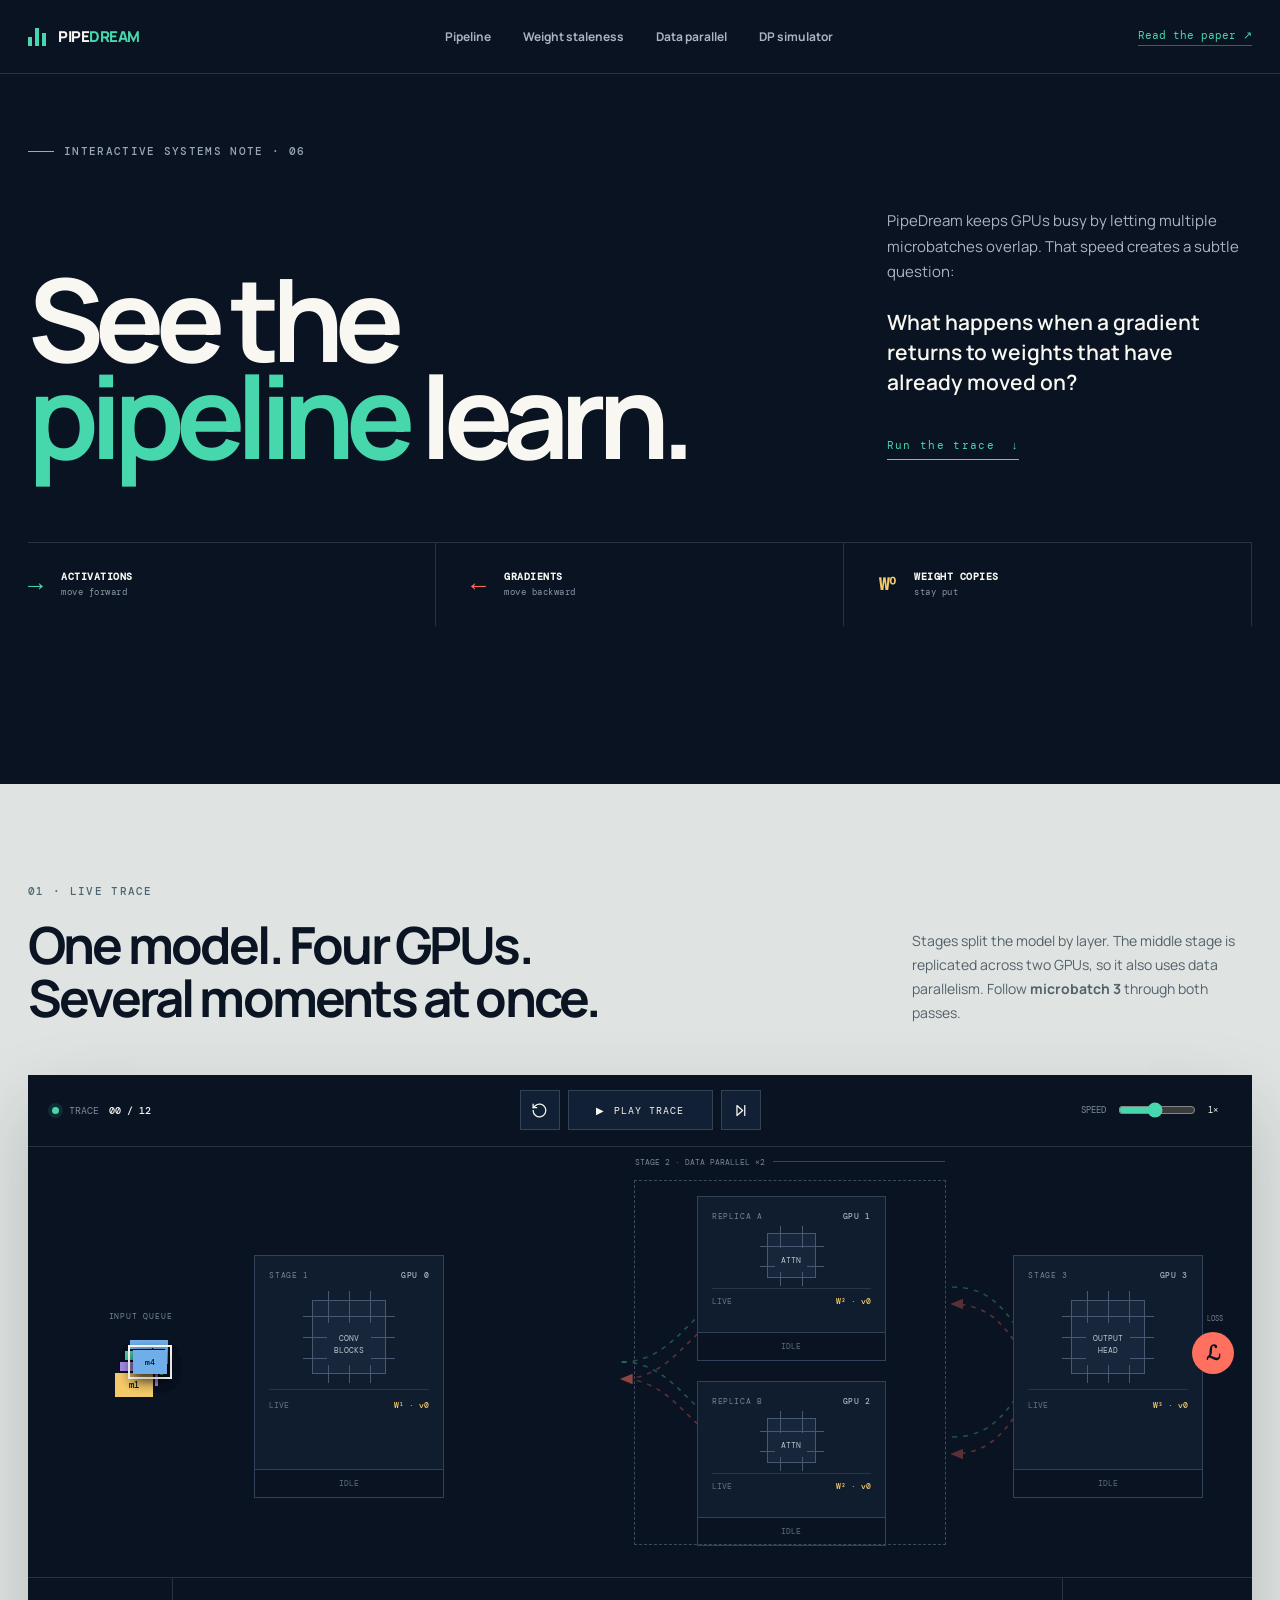
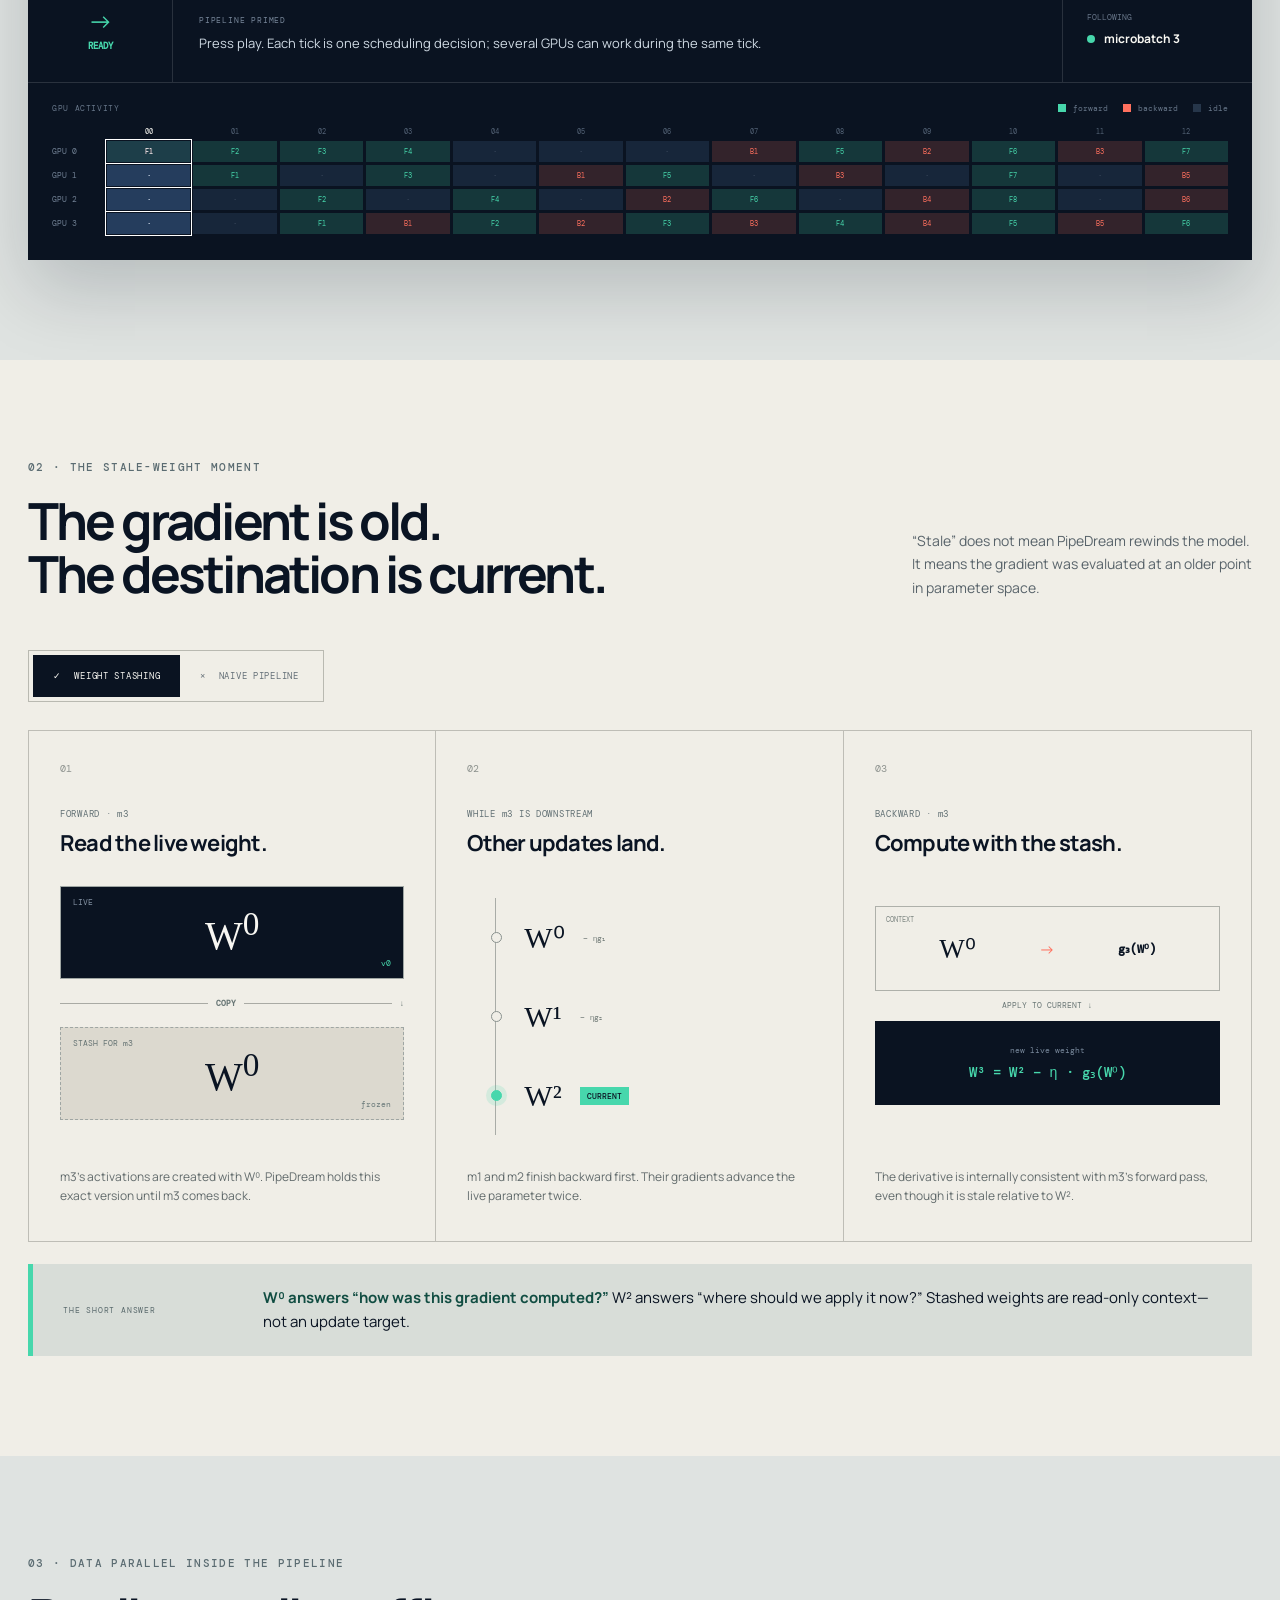
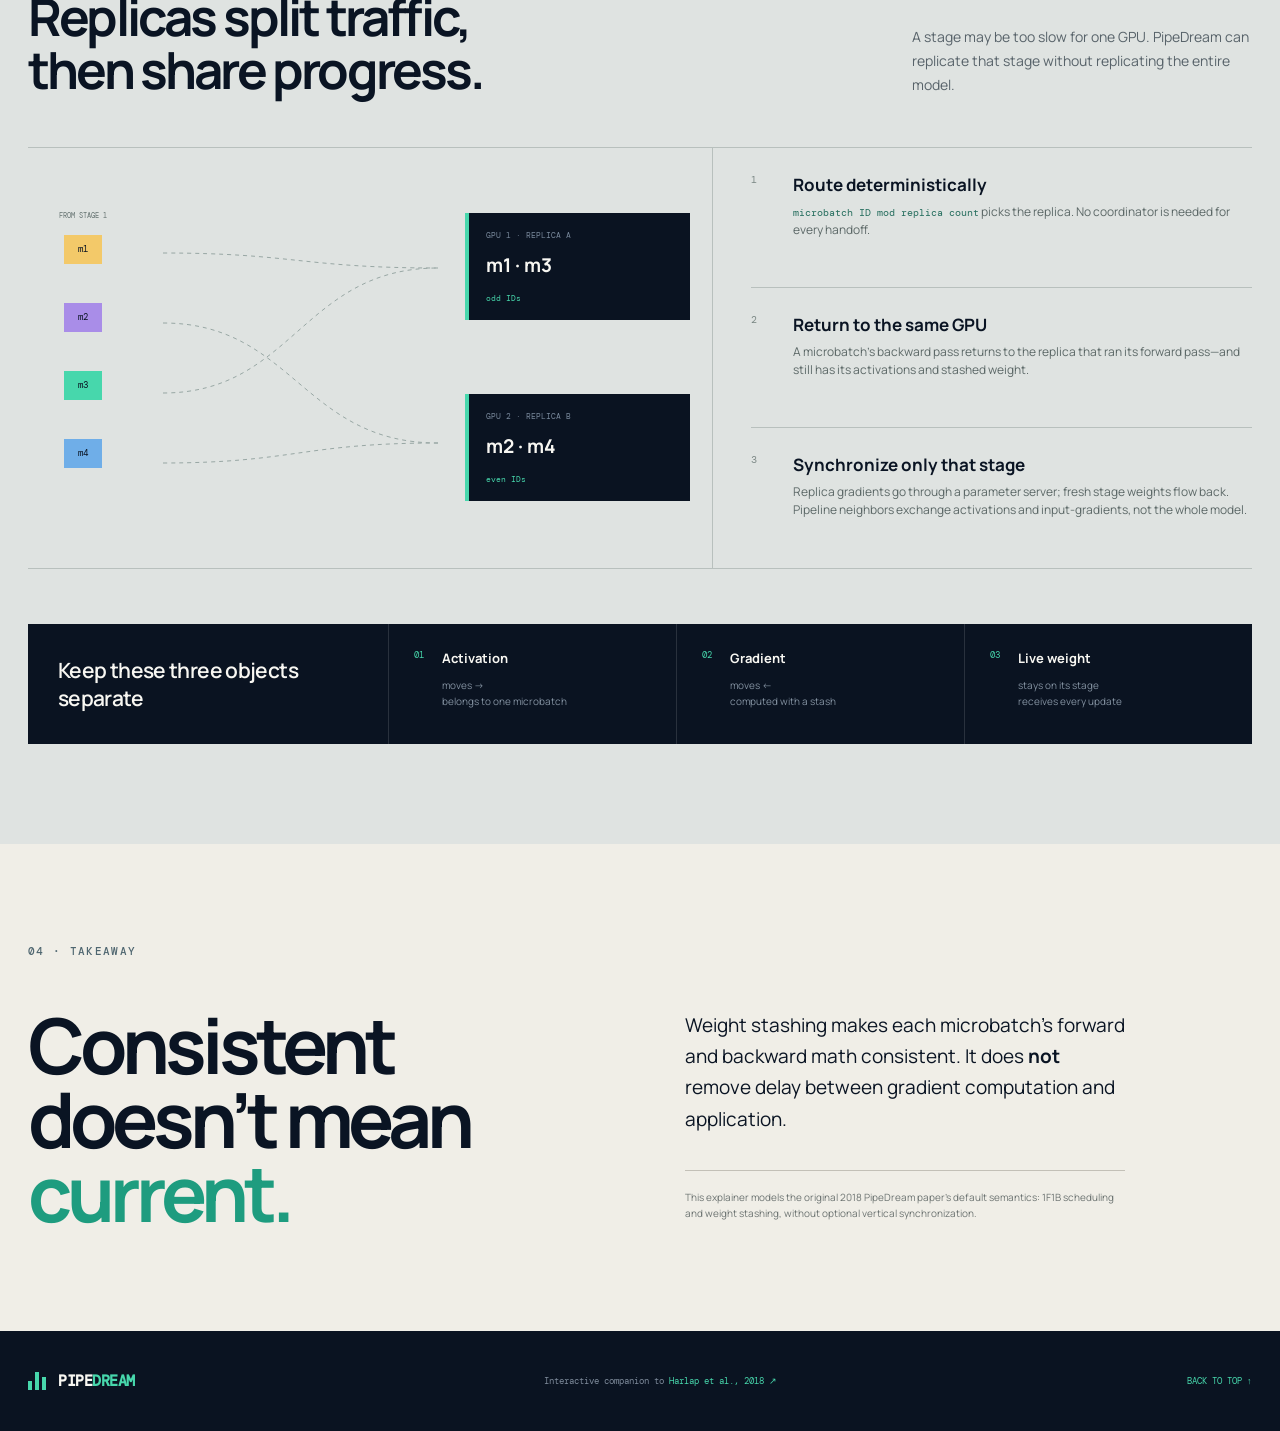
<file: pipedream/animation.html>
<!doctype html>
<html lang="en">
  <head>
    <meta charset="UTF-8" />
    <meta name="viewport" content="width=device-width, initial-scale=1.0" />
    <meta name="theme-color" content="#09111f" />
    <title>PipeDream — See the pipeline learn</title>
    <link rel="preconnect" href="https://fonts.googleapis.com" />
    <link rel="preconnect" href="https://fonts.gstatic.com" crossorigin />
    <link href="https://fonts.googleapis.com/css2?family=DM+Mono:wght@400;500&family=Manrope:wght@400;500;600;700;800&display=swap" rel="stylesheet" />
    <link rel="stylesheet" href="styles.css" />
  </head>
  <body>
    <header class="topbar">
      <a class="brand" href="#top" aria-label="PipeDream explainer home">
        <span class="brand-mark" aria-hidden="true"><i></i><i></i><i></i></span>
        <span>PIPE<span>DREAM</span></span>
      </a>
      <nav aria-label="Page sections">
        <a href="#pipeline">Pipeline</a>
        <a href="#weights">Weight staleness</a>
        <a href="#parallel">Data parallel</a>
        <a href="index.html">DP simulator</a>
      </nav>
      <a class="paper-link" href="1806.03377v1.pdf" target="_blank" rel="noreferrer">Read the paper <span>↗</span></a>
    </header>

    <main id="top">
      <section class="hero">
        <div class="eyebrow"><span></span> INTERACTIVE SYSTEMS NOTE · 06</div>
        <div class="hero-grid">
          <div>
            <h1>See the<br /><em>pipeline</em> learn.</h1>
          </div>
          <div class="hero-copy">
            <p>PipeDream keeps GPUs busy by letting multiple microbatches overlap. That speed creates a subtle question:</p>
            <p class="hero-question">What happens when a gradient returns to weights that have already moved on?</p>
            <a href="#pipeline" class="start-link">Run the trace <span>↓</span></a>
          </div>
        </div>
        <div class="hero-rule">
          <div><strong>→</strong><span><b>ACTIVATIONS</b><br />move forward</span></div>
          <div><strong>←</strong><span><b>GRADIENTS</b><br />move backward</span></div>
          <div><strong>W⁰</strong><span><b>WEIGHT COPIES</b><br />stay put</span></div>
        </div>
      </section>

      <section class="simulation section-pad" id="pipeline">
        <div class="section-heading">
          <div>
            <p class="kicker">01 · LIVE TRACE</p>
            <h2>One model. Four GPUs.<br />Several moments at once.</h2>
          </div>
          <p>Stages split the model by layer. The middle stage is replicated across two GPUs, so it also uses data parallelism. Follow <b>microbatch 3</b> through both passes.</p>
        </div>

        <div class="sim-shell">
          <div class="sim-toolbar">
            <div class="trace-label">
              <span class="live-dot"></span>
              <span>TRACE</span>
              <strong id="step-label">00 / 12</strong>
            </div>
            <div class="controls" role="group" aria-label="Animation controls">
              <button id="reset-btn" class="icon-btn" type="button" title="Reset animation" aria-label="Reset animation">
                <svg viewBox="0 0 24 24" aria-hidden="true"><path d="M3 12a9 9 0 1 0 3-6.7L3 8"/><path d="M3 3v5h5"/></svg>
              </button>
              <button id="play-btn" class="play-btn" type="button"><span class="play-icon">▶</span><span class="play-copy">PLAY TRACE</span></button>
              <button id="step-btn" class="icon-btn" type="button" title="Next event" aria-label="Next event">
                <svg viewBox="0 0 24 24" aria-hidden="true"><path d="m7 5 8 7-8 7V5Z"/><path d="M18 5v14"/></svg>
              </button>
            </div>
            <label class="speed-control">SPEED
              <input id="speed-range" type="range" min="500" max="1800" value="1100" step="100" aria-label="Animation speed" />
              <span id="speed-label">1×</span>
            </label>
          </div>

          <div class="stage-map" id="stage-map">
            <svg class="routes" viewBox="0 0 1000 360" preserveAspectRatio="none" aria-hidden="true">
              <defs>
                <marker id="arrow-forward" markerWidth="7" markerHeight="7" refX="6" refY="3.5" orient="auto"><path d="M0,0 L7,3.5 L0,7 z" fill="#47d7ac"/></marker>
                <marker id="arrow-back" markerWidth="7" markerHeight="7" refX="6" refY="3.5" orient="auto"><path d="M0,0 L7,3.5 L0,7 z" fill="#ff705e"/></marker>
              </defs>
              <path class="route forward" d="M205 180 C260 180 275 180 330 180" />
              <path class="route forward" d="M485 180 C535 180 545 105 600 105" />
              <path class="route forward" d="M485 180 C535 180 545 255 600 255" />
              <path class="route forward" d="M755 105 C810 105 805 180 850 180" />
              <path class="route forward" d="M755 255 C810 255 805 180 850 180" />
              <path class="route backward" d="M850 197 C805 197 810 122 755 122" />
              <path class="route backward" d="M850 197 C805 197 810 272 755 272" />
              <path class="route backward" d="M600 122 C545 122 535 197 485 197" />
              <path class="route backward" d="M600 272 C545 272 535 197 485 197" />
              <path class="route backward" d="M330 197 C275 197 260 197 205 197" />
            </svg>

            <div class="input-stack map-node" data-node="input">
              <span class="node-tag">INPUT QUEUE</span>
              <div class="batch-stack" id="batch-stack">
                <span class="batch-pill m4">m4</span><span class="batch-pill m3">m3</span><span class="batch-pill m2">m2</span><span class="batch-pill m1">m1</span>
              </div>
            </div>

            <article class="gpu-card stage-one" data-node="s1">
              <div class="gpu-head"><span>STAGE 1</span><b>GPU 0</b></div>
              <div class="chip"><i></i><span>CONV<br />BLOCKS</span></div>
              <div class="weight-readout">LIVE <strong id="w-s1">W¹ · v0</strong></div>
              <div class="slot" id="slot-s1">IDLE</div>
            </article>

            <div class="replica-group">
              <div class="replica-title"><span>STAGE 2 · DATA PARALLEL ×2</span><i></i></div>
              <article class="gpu-card replica-a" data-node="s2a">
                <div class="gpu-head"><span>REPLICA A</span><b>GPU 1</b></div>
                <div class="chip small"><i></i><span>ATTN</span></div>
                <div class="weight-readout">LIVE <strong id="w-s2a">W² · v0</strong></div>
                <div class="slot" id="slot-s2a">ODD m</div>
              </article>
              <article class="gpu-card replica-b" data-node="s2b">
                <div class="gpu-head"><span>REPLICA B</span><b>GPU 2</b></div>
                <div class="chip small"><i></i><span>ATTN</span></div>
                <div class="weight-readout">LIVE <strong id="w-s2b">W² · v0</strong></div>
                <div class="slot" id="slot-s2b">EVEN m</div>
              </article>
            </div>

            <article class="gpu-card stage-three" data-node="s3">
              <div class="gpu-head"><span>STAGE 3</span><b>GPU 3</b></div>
              <div class="chip"><i></i><span>OUTPUT<br />HEAD</span></div>
              <div class="weight-readout">LIVE <strong id="w-s3">W³ · v0</strong></div>
              <div class="slot" id="slot-s3">IDLE</div>
            </article>

            <div class="loss-node map-node" data-node="loss"><span>LOSS</span><b>ℒ</b></div>
            <div id="particles" aria-hidden="true"></div>
          </div>

          <div class="event-strip">
            <div class="event-direction forward-mode" id="event-direction"><span id="event-arrow">→</span><b id="event-kind">READY</b></div>
            <div class="event-copy">
              <span id="event-kicker">PIPELINE PRIMED</span>
              <p id="event-text">Press play. Each tick is one scheduling decision; several GPUs can work during the same tick.</p>
            </div>
            <div class="focused-batch"><span>FOLLOWING</span><b><i class="batch-dot m3"></i> microbatch 3</b></div>
          </div>

          <div class="timeline-wrap">
            <div class="timeline-head"><span>GPU ACTIVITY</span><div class="legend"><i class="forward-key"></i> forward <i class="back-key"></i> backward <i class="wait-key"></i> idle</div></div>
            <div class="timeline" id="timeline"></div>
          </div>
        </div>
      </section>

      <section class="weight-section section-pad" id="weights">
        <div class="section-heading light-heading">
          <div>
            <p class="kicker">02 · THE STALE-WEIGHT MOMENT</p>
            <h2>The gradient is old.<br />The destination is current.</h2>
          </div>
          <p>“Stale” does not mean PipeDream rewinds the model. It means the gradient was evaluated at an older point in parameter space.</p>
        </div>

        <div class="stash-toggle" role="group" aria-label="Weight behavior comparison">
          <button class="active" data-mode="stash" type="button"><span>✓</span> WEIGHT STASHING</button>
          <button data-mode="naive" type="button"><span>×</span> NAIVE PIPELINE</button>
        </div>

        <div class="weight-story" id="weight-story">
          <article class="story-step first">
            <div class="step-no">01</div>
            <p class="story-label">FORWARD · m3</p>
            <h3>Read the live weight.</h3>
            <div class="weight-object live-weight"><span>LIVE</span><strong>W<sup>0</sup></strong><small>v0</small></div>
            <div class="copy-motion"><span></span><b>COPY</b><span></span></div>
            <div class="weight-object stash-weight"><span>STASH FOR m3</span><strong>W<sup>0</sup></strong><small>frozen</small></div>
            <p>m3’s activations are created with W⁰. PipeDream holds this exact version until m3 comes back.</p>
          </article>

          <article class="story-step middle">
            <div class="step-no">02</div>
            <p class="story-label">WHILE m3 IS DOWNSTREAM</p>
            <h3>Other updates land.</h3>
            <div class="version-ladder">
              <div><span>W⁰</span><b>− ηg₁</b></div>
              <div><span>W¹</span><b>− ηg₂</b></div>
              <div class="current"><span>W²</span><b>CURRENT</b></div>
            </div>
            <p>m1 and m2 finish backward first. Their gradients advance the live parameter twice.</p>
          </article>

          <article class="story-step last">
            <div class="step-no">03</div>
            <p class="story-label">BACKWARD · m3</p>
            <h3 id="backward-title">Compute with the stash.</h3>
            <div class="gradient-token"><span>CONTEXT</span><b id="context-weight">W⁰</b><i>→</i><strong>g₃(W⁰)</strong></div>
            <div class="apply-arrow">APPLY TO CURRENT ↓</div>
            <div class="equation-card" id="equation-card"><span>new live weight</span><strong>W³ = W² − η · g₃(W⁰)</strong></div>
            <p id="backward-explanation">The derivative is internally consistent with m3’s forward pass, even though it is stale relative to W².</p>
          </article>
        </div>

        <aside class="answer-callout">
          <span class="answer-index">THE SHORT ANSWER</span>
          <p id="answer-copy"><b>W⁰ answers “how was this gradient computed?”</b> W² answers “where should we apply it now?” Stashed weights are read-only context—not an update target.</p>
        </aside>
      </section>

      <section class="parallel-section section-pad" id="parallel">
        <div class="section-heading light-heading">
          <div>
            <p class="kicker">03 · DATA PARALLEL INSIDE THE PIPELINE</p>
            <h2>Replicas split traffic,<br />then share progress.</h2>
          </div>
          <p>A stage may be too slow for one GPU. PipeDream can replicate that stage without replicating the entire model.</p>
        </div>

        <div class="parallel-grid">
          <div class="routing-demo">
            <div class="route-column incoming">
              <span>FROM STAGE 1</span>
              <div class="mini m1">m1</div><div class="mini m2">m2</div><div class="mini m3">m3</div><div class="mini m4">m4</div>
            </div>
            <svg viewBox="0 0 320 320" preserveAspectRatio="none" aria-hidden="true">
              <path d="M20 55 C150 55 160 70 295 70"/><path d="M20 125 C150 125 160 245 295 245"/><path d="M20 195 C150 195 160 70 295 70"/><path d="M20 265 C150 265 160 245 295 245"/>
            </svg>
            <div class="replica-stack">
              <div class="replica-box"><span>GPU 1 · REPLICA A</span><b>m1 · m3</b><small>odd IDs</small></div>
              <div class="replica-box"><span>GPU 2 · REPLICA B</span><b>m2 · m4</b><small>even IDs</small></div>
            </div>
          </div>

          <div class="rules-list">
            <article><span>1</span><div><h3>Route deterministically</h3><p><code>microbatch ID mod replica count</code> picks the replica. No coordinator is needed for every handoff.</p></div></article>
            <article><span>2</span><div><h3>Return to the same GPU</h3><p>A microbatch’s backward pass returns to the replica that ran its forward pass—and still has its activations and stashed weight.</p></div></article>
            <article><span>3</span><div><h3>Synchronize only that stage</h3><p>Replica gradients go through a parameter server; fresh stage weights flow back. Pipeline neighbors exchange activations and input-gradients, not the whole model.</p></div></article>
          </div>
        </div>

        <div class="mental-model">
          <p>Keep these three objects separate</p>
          <div><span class="number">01</span><b>Activation</b><small>moves →<br />belongs to one microbatch</small></div>
          <div><span class="number">02</span><b>Gradient</b><small>moves ←<br />computed with a stash</small></div>
          <div><span class="number">03</span><b>Live weight</b><small>stays on its stage<br />receives every update</small></div>
        </div>
      </section>

      <section class="takeaway section-pad">
        <p class="kicker">04 · TAKEAWAY</p>
        <blockquote>Consistent<br />doesn’t mean<br /><em>current.</em></blockquote>
        <div class="takeaway-copy">
          <p>Weight stashing makes each microbatch’s forward and backward math consistent. It does <b>not</b> remove delay between gradient computation and application.</p>
          <p class="fine-print">This explainer models the original 2018 PipeDream paper’s default semantics: 1F1B scheduling and weight stashing, without optional vertical synchronization.</p>
        </div>
      </section>
    </main>

    <footer>
      <a class="brand footer-brand" href="#top"><span class="brand-mark"><i></i><i></i><i></i></span><span>PIPE<span>DREAM</span></span></a>
      <p>Interactive companion to <a href="1806.03377v1.pdf" target="_blank" rel="noreferrer">Harlap et al., 2018 ↗</a></p>
      <a href="#top">BACK TO TOP ↑</a>
    </footer>

    <script src="app.js"></script>
  </body>
</html>
</file>
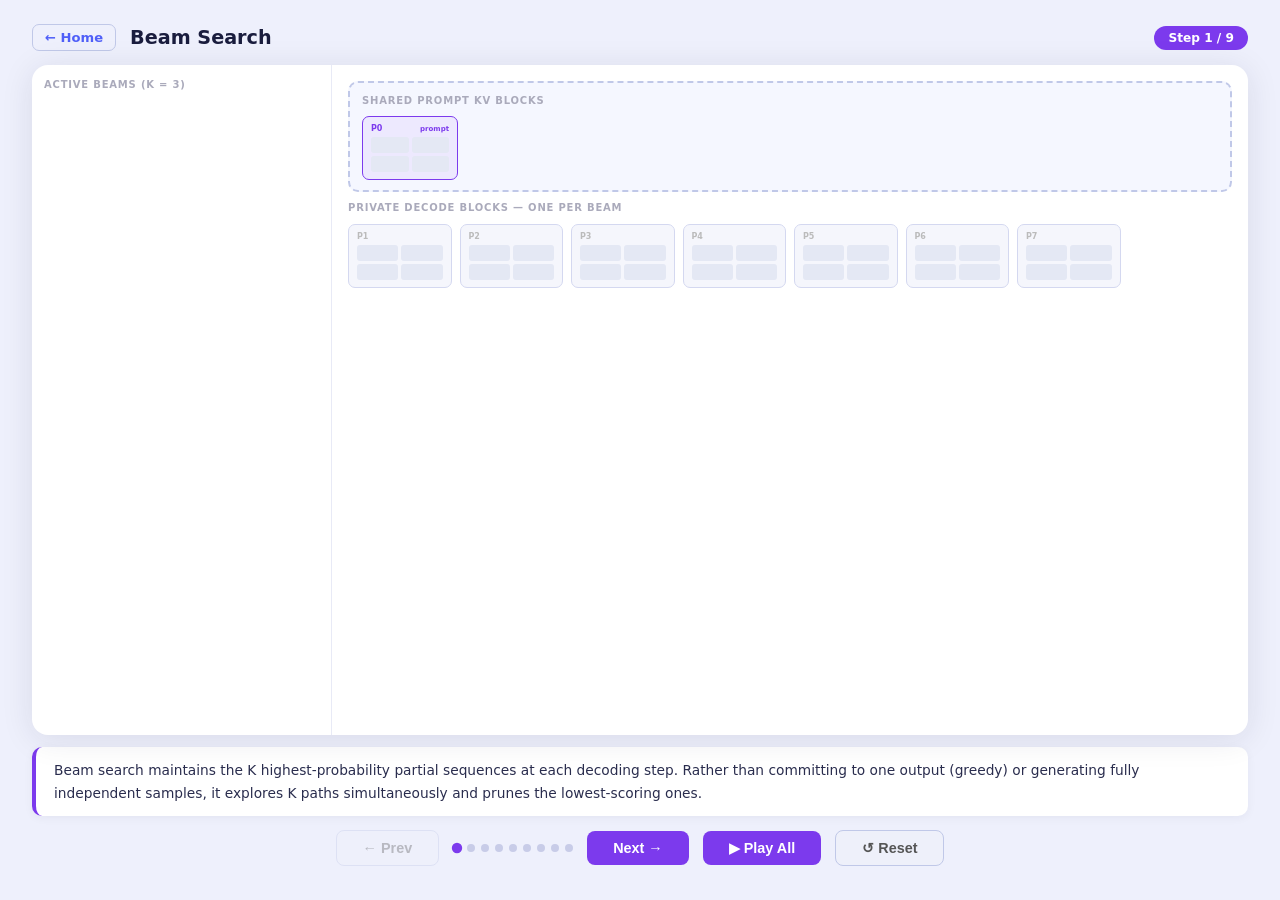
<file: vllm/beam-search.html>
<!DOCTYPE html>
<html lang="en">
<head>
<meta charset="UTF-8">
<title>Beam Search — vLLM</title>
<style>
*{box-sizing:border-box;margin:0;padding:0}
body{background:#eef0fc;font-family:'Segoe UI',system-ui,sans-serif;display:flex;flex-direction:column;align-items:center;min-height:100vh;padding:24px 32px}

#topbar{display:flex;align-items:center;justify-content:space-between;width:calc(100vw - 64px);max-width:100%;margin-bottom:14px}
#topbar-left{display:flex;align-items:center;gap:14px}
h1{font-size:1.2rem;color:#1a1d3e;font-weight:700}
#step-pill{background:#7c3aed;color:#fff;font-size:.76rem;font-weight:700;padding:5px 14px;border-radius:20px}
.home-btn{font-size:.82rem;color:#4f5ff8;text-decoration:none;font-weight:700;padding:5px 12px;border:1.5px solid #c0c8e8;border-radius:7px;background:#eef0fc}

#stage{
  position:relative;
  width:calc(100vw - 64px);max-width:100%;height:calc(100vh - 230px);
  background:#fff;border-radius:16px;
  box-shadow:0 4px 32px #1a1d3e1a;
  display:flex;overflow:hidden;
}

/* Left: beam cards */
#left-panel{
  width:300px;flex-shrink:0;padding:14px 12px;
  display:flex;flex-direction:column;gap:8px;
  border-right:1px solid #e8eaf6;
}
.panel-label{font-size:10px;font-weight:700;color:#aab;text-transform:uppercase;letter-spacing:.8px;margin-bottom:3px}

.beam-card{
  border-radius:8px;border:1.5px solid transparent;
  padding:9px 11px;
  opacity:0;transform:translateX(-12px);
  transition:opacity 320ms ease,transform 320ms ease,background 400ms ease,border-color 300ms ease;
  flex-shrink:0;
}
.beam-card.show{opacity:1;transform:translateX(0)}
.beam-card.pruned{opacity:.45;border-style:dashed}
.beam-card.winner{box-shadow:0 0 0 3px #7c3aed66;animation:winnerGlow 600ms ease-out}
@keyframes winnerGlow{0%{box-shadow:0 0 0 0 #7c3aed88}100%{box-shadow:0 0 0 3px #7c3aed66}}

.beam-header{display:flex;align-items:center;justify-content:space-between;margin-bottom:5px}
.beam-label{font-size:11px;font-weight:700}
.beam-rank{font-size:9px;font-weight:800;padding:1px 7px;border-radius:8px;background:#f0f0f0;color:#888}
.beam-rank.r1{background:#ede9fe;color:#7c3aed}
.beam-rank.r2{background:#e0e7ff;color:#3730a3}

.score-row{display:flex;align-items:center;gap:6px;margin-bottom:5px}
.score-label{font-size:9px;color:#aaa;font-weight:600}
.score-val{font-size:13px;font-weight:800;transition:color 400ms ease}
.score-bar-wrap{flex:1;height:6px;background:#e8eaf6;border-radius:3px;overflow:hidden}
.score-bar{height:100%;border-radius:3px;width:0%;transition:width 500ms ease,background 400ms ease}

.token-row{display:flex;flex-wrap:wrap;gap:3px;min-height:20px}
.tok{
  font-size:9px;font-weight:700;padding:2px 6px;border-radius:4px;
  opacity:0;transform:scale(0.5);
  transition:opacity 200ms ease,transform 200ms cubic-bezier(.34,1.56,.64,1);
}
.tok.show{opacity:1;transform:scale(1)}
.tok.shared{background:#ede9fe;color:#7c3aed}
.tok.new-shared{background:#ede9fe;color:#7c3aed}
.beam-status{font-size:9px;font-weight:700;padding:1px 8px;border-radius:8px;display:inline-block;margin-top:4px}
.st-active{background:#ede9fe;color:#7c3aed}
.st-pruned{background:#fee2e2;color:#dc2626}
.st-winner{background:#dcfce7;color:#16a34a}

/* Right panel */
#right-panel{flex:1;padding:16px;display:flex;flex-direction:column;gap:10px;overflow:hidden}

#shared-zone{
  border-radius:10px;border:2px dashed #c0c8e8;background:#f5f7ff;
  padding:10px 12px;flex-shrink:0;
  transition:border-color 400ms ease,background 400ms ease,box-shadow 400ms ease;
}
#shared-zone.active{border-color:#7c3aed;background:#faf5ff;box-shadow:0 0 0 4px #7c3aed20}
.zone-header{display:flex;align-items:center;justify-content:space-between;margin-bottom:8px}
.zone-title{font-size:10px;font-weight:700;color:#aab;text-transform:uppercase;letter-spacing:.8px}
#ref-badge{
  font-size:10px;font-weight:700;color:#fff;background:#7c3aed;
  padding:2px 10px;border-radius:10px;
  opacity:0;transition:opacity 300ms ease;
}
#ref-badge.show{opacity:1}
#shared-blocks{display:flex;gap:8px;flex-wrap:wrap}

.pb{
  border-radius:7px;border:1.5px solid #d4d8f0;background:#f5f6fc;
  padding:7px 8px;display:flex;flex-direction:column;gap:4px;
  transition:background 350ms ease,border-color 350ms ease,opacity 400ms ease;
  min-width:96px;
}
.pb.pulse{animation:blkPulse 500ms ease-out}
@keyframes blkPulse{0%{transform:scale(1)}45%{transform:scale(1.06)}100%{transform:scale(1)}}
.pb.freed{opacity:.3}
.pb.shared-blk{background:#ede9fe;border-color:#7c3aed}
.pb.b1{background:#dbeeff;border-color:#1e88e5}
.pb.b2{background:#e8f5e9;border-color:#43a047}
.pb.b3{background:#fff3e0;border-color:#f57c00}

.pb-head{display:flex;justify-content:space-between;align-items:center}
.pb-id{font-size:8px;font-weight:700;color:#bbb}
.pb.shared-blk .pb-id{color:#7c3aed}
.pb.b1 .pb-id{color:#1e88e5}.pb.b2 .pb-id{color:#43a047}.pb.b3 .pb-id{color:#f57c00}
.pb-owner{font-size:7px;font-weight:600;color:#ccc}
.pb.shared-blk .pb-owner{color:#7c3aed}
.pb.b1 .pb-owner{color:#1565c0}.pb.b2 .pb-owner{color:#1b5e20}.pb.b3 .pb-owner{color:#e65100}

.kv-grid{display:grid;grid-template-columns:1fr 1fr;gap:3px;flex:1}
.kv-slot{border-radius:3px;background:#e4e8f4;min-height:16px;transition:background 200ms ease}
.pb.shared-blk .kv-slot.filled{background:#7c3aed}
.pb.b1 .kv-slot.filled{background:#1e88e5}
.pb.b2 .kv-slot.filled{background:#43a047}
.pb.b3 .kv-slot.filled{background:#f57c00}
.kv-slot.pop{animation:slotPop 280ms cubic-bezier(.34,1.56,.64,1)}
@keyframes slotPop{0%{transform:scale(0);opacity:0}100%{transform:scale(1);opacity:1}}

#private-zone{flex:1;display:flex;flex-direction:column;gap:8px;min-height:0}
#private-grid{display:grid;grid-template-columns:repeat(auto-fill,minmax(96px,1fr));gap:8px;flex:1;align-content:start}

#summary-box{
  border-radius:8px;background:#faf5ff;border:1.5px solid #ddd6fe;
  padding:9px 12px;flex-shrink:0;font-size:.82rem;color:#5b21b6;line-height:1.55;
  opacity:0;transition:opacity 400ms ease;
}
#summary-box.show{opacity:1}

#desc-box{width:calc(100vw - 64px);max-width:100%;margin-top:12px;padding:12px 18px;background:#fff;
  border-radius:10px;border-left:4px solid #7c3aed;box-shadow:0 2px 10px #1a1d3e0d;
  font-size:.86rem;line-height:1.65;color:#2a2d4e;min-height:52px}
#controls{display:flex;align-items:center;gap:14px;margin-top:14px;flex-wrap:wrap;justify-content:center}
.ctrl{padding:9px 26px;border:none;border-radius:8px;cursor:pointer;font-size:.9rem;font-weight:700;transition:all .15s}
#btn-prev{background:#eef0fa;color:#555;border:1.5px solid #c0c8e8}
#btn-prev:hover:not(:disabled){background:#d8dcf0;color:#222}
#btn-prev:disabled{opacity:.35;cursor:default}
#btn-next{background:#7c3aed;color:#fff}
#btn-next:hover:not(:disabled){background:#6d28d9}
#btn-next:disabled{opacity:.35;cursor:default}
#btn-play{background:#7c3aed;color:#fff}
#btn-play:hover:not(:disabled){background:#6d28d9}
#btn-play:disabled{opacity:.35;cursor:default}
#btn-reset{background:#eef0fa;color:#555;border:1.5px solid #c0c8e8}
#btn-reset:hover{background:#d8dcf0;color:#222}
#dots{display:flex;gap:6px;align-items:center}
.dot{width:8px;height:8px;border-radius:50%;background:#c8cce8;cursor:pointer;transition:all .2s}
.dot.active{background:#7c3aed;transform:scale(1.3)}
</style>
</head>
<body>

<div id="topbar">
  <div id="topbar-left">
    <a class="home-btn" href="index.html">← Home</a>
    <h1>Beam Search</h1>
  </div>
  <span id="step-pill">Step 1 / 9</span>
</div>

<div id="stage">
  <div id="left-panel">
    <div class="panel-label">Active beams (K = 3)</div>
  </div>
  <div id="right-panel">
    <div id="shared-zone">
      <div class="zone-header">
        <span class="zone-title">Shared Prompt KV Blocks</span>
        <span id="ref-badge">ref count: 3</span>
      </div>
      <div id="shared-blocks"></div>
    </div>
    <div id="private-zone">
      <div class="panel-label">Private Decode Blocks — one per beam</div>
      <div id="private-grid"></div>
    </div>
    <div id="summary-box"></div>
  </div>
</div>

<div id="desc-box"></div>
<div id="controls">
  <button class="ctrl" id="btn-prev">← Prev</button>
  <div id="dots"></div>
  <button class="ctrl" id="btn-next">Next →</button>
  <button class="ctrl" id="btn-play">▶ Play All</button>
  <button class="ctrl" id="btn-reset">↺ Reset</button>
</div>

<script>
const raf   = () => new Promise(r => requestAnimationFrame(r));
const raf2  = () => raf().then(raf);
const sleep = ms => new Promise(r => setTimeout(r, ms));

const stage     = document.getElementById('stage');
const leftPanel = document.getElementById('left-panel');

const PROMPT = ['The','AI','will'];
const BEAMS = [
  { id:'b1', label:'Beam 1', color:'#1e88e5', bg:'#dbeeff',
    rounds:[
      { token:'quickly', score:-0.35 },
      { token:'solve',   score:-0.30 },
      { token:'every',   score:-0.25 },
    ]
  },
  { id:'b2', label:'Beam 2', color:'#43a047', bg:'#e8f5e9',
    rounds:[
      { token:'efficiently', score:-0.55 },
      { token:'handle',      score:-0.40 },
      { token:'all',         score:-0.30 },
    ]
  },
  { id:'b3', label:'Beam 3', color:'#f57c00', bg:'#fff3e0',
    rounds:[
      { token:'slowly',    score:-0.90 },
      { token:'struggle',  score:-0.70 },
    ]
  },
];
// P0 = shared prompt; P1=B1 private, P2=B2 private, P3=B3 private; P4-P7 free
const N_TOTAL = 8;

// ── Build beam cards ───────────────────────────────────────────────────────
BEAMS.forEach(b => {
  const card = document.createElement('div');
  card.className = 'beam-card';
  card.id = `card-${b.id}`;
  card.style.cssText = `border-color:${b.color};background:${b.bg}33`;
  card.innerHTML = `
    <div class="beam-header">
      <span class="beam-label" style="color:${b.color}">${b.label}</span>
      <span class="beam-rank" id="rank-${b.id}">—</span>
    </div>
    <div class="score-row">
      <span class="score-label">Cumulative log-prob:</span>
      <span class="score-val" id="score-${b.id}" style="color:#bbb">—</span>
      <div class="score-bar-wrap"><div class="score-bar" id="sbar-${b.id}" style="background:${b.color}"></div></div>
    </div>
    <div style="font-size:8px;color:#aaa;margin-bottom:2px">Sequence:</div>
    <div class="token-row" id="trow-${b.id}"></div>
    <span class="beam-status st-active" id="bstatus-${b.id}">Waiting</span>`;
  leftPanel.appendChild(card);
});

// ── Build shared block P0 ──────────────────────────────────────────────────
const sharedBlocksEl = document.getElementById('shared-blocks');
const pb0 = document.createElement('div');
pb0.className = 'pb shared-blk';
pb0.id = 'pb0';
pb0.innerHTML = `
  <div class="pb-head">
    <span class="pb-id">P0</span>
    <span class="pb-owner" id="pbo0">prompt</span>
  </div>
  <div class="kv-grid">${[0,1,2,3].map(s=>`<div class="kv-slot" id="pvs0_${s}"></div>`).join('')}</div>`;
sharedBlocksEl.appendChild(pb0);

// ── Build private blocks P1-P7 ─────────────────────────────────────────────
const privateGrid = document.getElementById('private-grid');
for (let i=1;i<N_TOTAL;i++) {
  const b = document.createElement('div');
  b.className = 'pb'; b.id = `pb${i}`;
  b.innerHTML = `
    <div class="pb-head">
      <span class="pb-id">P${i}</span>
      <span class="pb-owner" id="pbo${i}"></span>
    </div>
    <div class="kv-grid">${[0,1,2,3].map(s=>`<div class="kv-slot" id="pvs${i}_${s}"></div>`).join('')}</div>`;
  privateGrid.appendChild(b);
}

// ── Helpers ────────────────────────────────────────────────────────────────
function setBlock(pbId, cls, ownerLabel) {
  const b = document.getElementById(`pb${pbId}`);
  b.classList.add(cls);
  document.getElementById(`pbo${pbId}`).textContent = ownerLabel;
  for (let s=0;s<4;s++) document.getElementById(`pvs${pbId}_${s}`).classList.add('filled');
}
function clearBlock(pbId) {
  const b = document.getElementById(`pb${pbId}`);
  b.className = 'pb';
  document.getElementById(`pbo${pbId}`).textContent = '';
  for (let s=0;s<4;s++) document.getElementById(`pvs${pbId}_${s}`).className='kv-slot';
}
async function fillBlock(pbId, cls, ownerLabel, delay=60) {
  const b = document.getElementById(`pb${pbId}`);
  b.classList.add(cls,'pulse');
  document.getElementById(`pbo${pbId}`).textContent = ownerLabel;
  await sleep(120); b.classList.remove('pulse');
  for (let s=0;s<4;s++) {
    const sl = document.getElementById(`pvs${pbId}_${s}`);
    sl.classList.add('filled','pop');
    sl.addEventListener('animationend',()=>sl.classList.remove('pop'),{once:true});
    if (s<3) await sleep(delay);
  }
}
async function partialFill(pbId, cls, ownerLabel, nSlots) {
  const b = document.getElementById(`pb${pbId}`);
  b.classList.add(cls,'pulse');
  document.getElementById(`pbo${pbId}`).textContent = ownerLabel;
  await sleep(100); b.classList.remove('pulse');
  for (let s=0;s<nSlots;s++) {
    const sl = document.getElementById(`pvs${pbId}_${s}`);
    sl.classList.add('filled','pop');
    sl.addEventListener('animationend',()=>sl.classList.remove('pop'),{once:true});
    if (s<nSlots-1) await sleep(50);
  }
}

function addToken(bid, text, isShared=false) {
  const def = BEAMS.find(b=>b.id===bid);
  const tok = document.createElement('span');
  tok.className = 'tok' + (isShared?' shared':'');
  if (!isShared) tok.style.cssText = `background:${def.bg};color:${def.color}`;
  tok.textContent = text;
  document.getElementById(`trow-${bid}`).appendChild(tok);
  requestAnimationFrame(()=>requestAnimationFrame(()=>tok.classList.add('show')));
}

function updateScore(bid, cumScore) {
  const el = document.getElementById(`score-${bid}`);
  const bar = document.getElementById(`sbar-${bid}`);
  const pct = Math.max(0, (cumScore + 2) / 2 * 100); // map -2..0 → 0..100%
  const color = cumScore > -0.7 ? '#16a34a' : cumScore > -1.3 ? '#f57c00' : '#dc2626';
  el.textContent = cumScore.toFixed(2);
  el.style.color = color;
  bar.style.width = pct + '%';
  bar.style.background = color;
}

function setRank(bid, rank) {
  const el = document.getElementById(`rank-${bid}`);
  el.textContent = rank ? `#${rank}` : '—';
  el.className = 'beam-rank' + (rank===1?' r1':rank===2?' r2':'');
}

function setStatus(bid, cls, text) {
  const el = document.getElementById(`bstatus-${bid}`);
  el.className = `beam-status ${cls}`;
  el.textContent = text;
}

function setRefBadge(n) {
  const el = document.getElementById('ref-badge');
  if (n>0) { el.textContent=`ref count: ${n}`; el.classList.add('show'); }
  else el.classList.remove('show');
}

// ── Reset ──────────────────────────────────────────────────────────────────
function resetAll() {
  for (let i=0;i<N_TOTAL;i++) clearBlock(i);
  document.getElementById('pb0').classList.add('shared-blk');
  document.getElementById('pbo0').textContent='prompt';
  document.getElementById('pbo0').style.color='#7c3aed';
  document.querySelectorAll('.beam-card').forEach(c=>{
    c.classList.remove('show','pruned','winner');
  });
  BEAMS.forEach(b=>{
    document.getElementById(`trow-${b.id}`).innerHTML='';
    document.getElementById(`score-${b.id}`).textContent='—';
    document.getElementById(`score-${b.id}`).style.color='#bbb';
    document.getElementById(`sbar-${b.id}`).style.width='0%';
    document.getElementById(`rank-${b.id}`).textContent='—';
    document.getElementById(`rank-${b.id}`).className='beam-rank';
    setStatus(b.id,'st-active','Waiting');
  });
  setRefBadge(0);
  document.getElementById('shared-zone').classList.remove('active');
  const sb = document.getElementById('summary-box');
  sb.classList.remove('show'); sb.textContent='';
}

function applyInstant(n) {
  if (n<1) return;
  // Step 1: prompt in P0
  for (let s=0;s<4;s++) document.getElementById(`pvs0_${s}`).classList.add('filled');
  if (n>=2) {
    // Beams forked, P0 shared ref:3
    document.getElementById('shared-zone').classList.add('active');
    setRefBadge(3);
    BEAMS.forEach(b=>{
      document.getElementById(`card-${b.id}`).classList.add('show');
      PROMPT.forEach(t=>addToken(b.id,t,true));
      setStatus(b.id,'st-active','Active');
    });
  }
  if (n>=3) {
    // Round 1 tokens
    let cumScores = [0,0,0];
    BEAMS.forEach((b,i)=>{
      addToken(b.id, b.rounds[0].token);
      cumScores[i] += b.rounds[0].score;
      updateScore(b.id, cumScores[i]);
    });
    setBlock(1,'b1','B1·LB0'); setBlock(2,'b2','B2·LB0'); setBlock(3,'b3','B3·LB0');
    setRank('b1',1); setRank('b2',2); setRank('b3',3);
  }
  if (n>=4) {
    // Round 2 tokens
    let cum = [BEAMS[0].rounds[0].score, BEAMS[1].rounds[0].score, BEAMS[2].rounds[0].score];
    BEAMS.forEach((b,i)=>{
      addToken(b.id, b.rounds[1].token);
      cum[i] += b.rounds[1].score;
      updateScore(b.id, cum[i]);
    });
    for(let s=1;s<4;s++) document.getElementById(`pvs1_${s}`).classList.add('filled');
    for(let s=1;s<4;s++) document.getElementById(`pvs2_${s}`).classList.add('filled');
    for(let s=1;s<2;s++) document.getElementById(`pvs3_${s}`).classList.add('filled');
    setRank('b1',1); setRank('b2',2); setRank('b3',3);
  }
  if (n>=5) {
    // B3 pruned
    clearBlock(3);
    document.getElementById('card-b3').classList.add('pruned');
    setStatus('b3','st-pruned','Pruned ✗');
    setRank('b3',null);
    setRefBadge(2);
  }
  if (n>=6) {
    // Round 3 — B1 and B2 continue
    let cum1 = BEAMS[0].rounds[0].score + BEAMS[0].rounds[1].score + BEAMS[0].rounds[2].score;
    let cum2 = BEAMS[1].rounds[0].score + BEAMS[1].rounds[1].score + BEAMS[1].rounds[2].score;
    addToken('b1', BEAMS[0].rounds[2].token);
    addToken('b2', BEAMS[1].rounds[2].token);
    updateScore('b1', cum1);
    updateScore('b2', cum2);
    for(let s=2;s<4;s++) document.getElementById(`pvs1_${s}`).classList.add('filled');
    for(let s=2;s<4;s++) document.getElementById(`pvs2_${s}`).classList.add('filled');
    setRank('b1',1); setRank('b2',2);
  }
  if (n>=7) {
    // B1 wins
    document.getElementById('card-b1').classList.add('winner');
    setStatus('b1','st-winner','Selected ✓');
    setStatus('b2','st-pruned','Eliminated');
    document.getElementById('card-b2').classList.add('pruned');
    clearBlock(2);
    setRank('b1',1); setRank('b2',null);
  }
  if (n>=8) {
    const sb = document.getElementById('summary-box');
    sb.innerHTML = '<b>Beam search vs parallel sampling:</b> Both share the prompt block (ref = K). Beam search additionally can share decode-level blocks when beams produce identical token sequences — the shared prefix tree can extend deep into generation. Pruned beams release their references immediately, freeing both their private blocks and decrementing the shared block\'s ref count.';
    sb.classList.add('show');
  }
}

// ── Steps ──────────────────────────────────────────────────────────────────
const STEPS = [
  {
    desc: 'Beam search maintains the K highest-probability partial sequences at each decoding step. Rather than committing to one output (greedy) or generating fully independent samples, it explores K paths simultaneously and prunes the lowest-scoring ones.',
    async run() {}
  },
  {
    desc: 'Prefill: the prompt ("The AI will") is processed and its KV entries are stored in physical block P0. This block will be shared across all K = 3 beams — identical to how parallel sampling shares the prompt.',
    async run() { await fillBlock(0,'shared-blk','prompt',90); }
  },
  {
    desc: 'K = 3 beams are forked from the prompt. Each beam card appears, inheriting the prompt tokens (shown in violet). Block P0 now has reference count = 3. No data is duplicated.',
    async run() {
      document.getElementById('shared-zone').classList.add('active');
      for (const b of BEAMS) {
        document.getElementById(`card-${b.id}`).classList.add('show');
        PROMPT.forEach(t=>addToken(b.id,t,true));
        setStatus(b.id,'st-active','Active');
        await sleep(130);
      }
      setRefBadge(3);
    }
  },
  {
    desc: 'Round 1: each beam independently selects its highest-probability next token. They diverge immediately — Beam 1: "quickly" (−0.35), Beam 2: "efficiently" (−0.55), Beam 3: "slowly" (−0.90). Each gets its own private decode block.',
    async run() {
      const cum = [0,0,0];
      for (let i=0;i<BEAMS.length;i++) {
        addToken(BEAMS[i].id, BEAMS[i].rounds[0].token);
        cum[i] += BEAMS[i].rounds[0].score;
        updateScore(BEAMS[i].id, cum[i]);
        const b = document.getElementById(`pb${i+1}`);
        b.classList.add(BEAMS[i].id,'pulse');
        document.getElementById(`pbo${i+1}`).textContent = `B${i+1}·LB0`;
        await sleep(120); b.classList.remove('pulse');
        const sl = document.getElementById(`pvs${i+1}_0`);
        sl.classList.add('filled','pop');
        sl.addEventListener('animationend',()=>sl.classList.remove('pop'),{once:true});
        await sleep(120);
      }
      setRank('b1',1); setRank('b2',2); setRank('b3',3);
    }
  },
  {
    desc: 'Round 2: beams continue. Scores are cumulative log-probabilities — lower (more negative) is worse. Beam 1: −0.65, Beam 2: −0.95, Beam 3: −1.60. All three still reference shared P0.',
    async run() {
      const cum = [
        BEAMS[0].rounds[0].score,
        BEAMS[1].rounds[0].score,
        BEAMS[2].rounds[0].score,
      ];
      for (let i=0;i<BEAMS.length;i++) {
        addToken(BEAMS[i].id, BEAMS[i].rounds[1].token);
        cum[i] += BEAMS[i].rounds[1].score;
        updateScore(BEAMS[i].id, cum[i]);
        const sl = document.getElementById(`pvs${i+1}_1`);
        sl.classList.add('filled','pop');
        sl.addEventListener('animationend',()=>sl.classList.remove('pop'),{once:true});
        await sleep(150);
      }
      setRank('b1',1); setRank('b2',2); setRank('b3',3);
    }
  },
  {
    desc: 'Beam 3 is pruned — its cumulative score (−1.60) is far below the others. Its private block P3 is freed immediately. P0\'s reference count drops from 3 → 2. Only K = 2 beams survive.',
    async run() {
      document.getElementById('card-b3').classList.add('pruned');
      setStatus('b3','st-pruned','Pruned ✗');
      setRank('b3',null);
      await sleep(200);
      document.getElementById('pb3').classList.add('freed');
      await sleep(400);
      clearBlock(3);
      setRefBadge(2);
    }
  },
  {
    desc: 'Round 3: Beams 1 and 2 continue with final scores Beam 1: −0.90, Beam 2: −1.25. Both still share the prompt block P0 (ref count = 2). Their private blocks accumulate further KV entries.',
    async run() {
      const cum = [
        BEAMS[0].rounds[0].score + BEAMS[0].rounds[1].score,
        BEAMS[1].rounds[0].score + BEAMS[1].rounds[1].score,
      ];
      for (let i=0;i<2;i++) {
        addToken(BEAMS[i].id, BEAMS[i].rounds[2].token);
        cum[i] += BEAMS[i].rounds[2].score;
        updateScore(BEAMS[i].id, cum[i]);
        for (let s=2;s<4;s++) {
          const sl = document.getElementById(`pvs${i+1}_${s}`);
          sl.classList.add('filled','pop');
          sl.addEventListener('animationend',()=>sl.classList.remove('pop'),{once:true});
        }
        await sleep(200);
      }
      setRank('b1',1); setRank('b2',2);
    }
  },
  {
    desc: 'Beam 1 is selected as the final output — it has the highest cumulative log-probability (−0.90). Beam 2 is eliminated, P2 freed, P0\'s ref count drops to 1 (only Beam 1 remains). The winning sequence is returned.',
    async run() {
      document.getElementById('card-b1').classList.add('winner');
      setStatus('b1','st-winner','Selected ✓');
      document.getElementById('card-b2').classList.add('pruned');
      setStatus('b2','st-pruned','Eliminated');
      setRank('b2',null);
      await sleep(200);
      clearBlock(2);
      setRefBadge(1);
    }
  },
  {
    desc: 'Summary: beam search and parallel sampling both share the prompt KV block, reducing memory in proportion to K (or N). The difference is that beam search can share decode-level blocks too when beams produce the same token sequence — sharing extends as a tree. Pruning releases references immediately, unlike static batching which would hold memory until the full batch ends.',
    async run() {
      const sb = document.getElementById('summary-box');
      sb.innerHTML = '<b>Beam search vs parallel sampling:</b> Both share the prompt block (ref = K). Beam search can additionally share decode-level blocks when beams converge on the same token — prefix sharing extends as a tree. Pruned beams release their references immediately, freeing both their private blocks and decrementing shared block ref counts.';
      sb.classList.add('show');
    }
  }
];

// ── Navigation ─────────────────────────────────────────────────────────────
let cur=0, busy=false, playActive=false;

async function goTo(n) {
  if (busy||n<0||n>=STEPS.length) return;
  busy=true; setUI(false);
  if (n<=cur) { resetAll(); applyInstant(n); }
  else { if (n-cur>1) { resetAll(); applyInstant(n-1); } await STEPS[n].run(); }
  cur=n; busy=false; updateUI();
}
async function playAll() {
  if (busy) return;
  playActive=true;
  document.getElementById('btn-play').textContent='■ Stop';
  document.getElementById('btn-play').style.background='#e53935';
  document.getElementById('btn-play').onclick=stopPlay;
  while (cur<STEPS.length-1&&playActive) { await goTo(cur+1); await sleep(900); }
  endPlay();
}
function stopPlay(){playActive=false;endPlay();}
function endPlay(){
  playActive=false;
  const btn=document.getElementById('btn-play');
  btn.textContent='▶ Play All';btn.style.background='#7c3aed';btn.onclick=playAll;
  updateUI();
}
function setUI(en){['btn-prev','btn-next','btn-play'].forEach(id=>document.getElementById(id).disabled=!en);}
function updateUI(){
  document.getElementById('step-pill').textContent=`Step ${cur+1} / ${STEPS.length}`;
  document.getElementById('desc-box').textContent=STEPS[cur].desc;
  document.getElementById('btn-prev').disabled=cur===0;
  document.getElementById('btn-next').disabled=cur===STEPS.length-1;
  document.getElementById('btn-play').disabled=cur===STEPS.length-1;
  document.querySelectorAll('.dot').forEach((d,i)=>d.classList.toggle('active',i===cur));
}
STEPS.forEach((_,i)=>{
  const d=document.createElement('div');
  d.className='dot'+(i===0?' active':'');
  d.addEventListener('click',()=>{stopPlay();goTo(i);});
  document.getElementById('dots').appendChild(d);
});
document.getElementById('btn-prev').addEventListener('click',()=>{stopPlay();goTo(cur-1);});
document.getElementById('btn-next').addEventListener('click',()=>{stopPlay();goTo(cur+1);});
document.getElementById('btn-play').addEventListener('click',playAll);
document.getElementById('btn-reset').addEventListener('click',()=>{stopPlay();goTo(0);});
document.addEventListener('keydown',e=>{
  if(e.key==='ArrowRight'||e.key===' '){e.preventDefault();stopPlay();goTo(cur+1);}
  if(e.key==='ArrowLeft'){e.preventDefault();stopPlay();goTo(cur-1);}
});
updateUI();
</script>
</body>
</html>
</file>
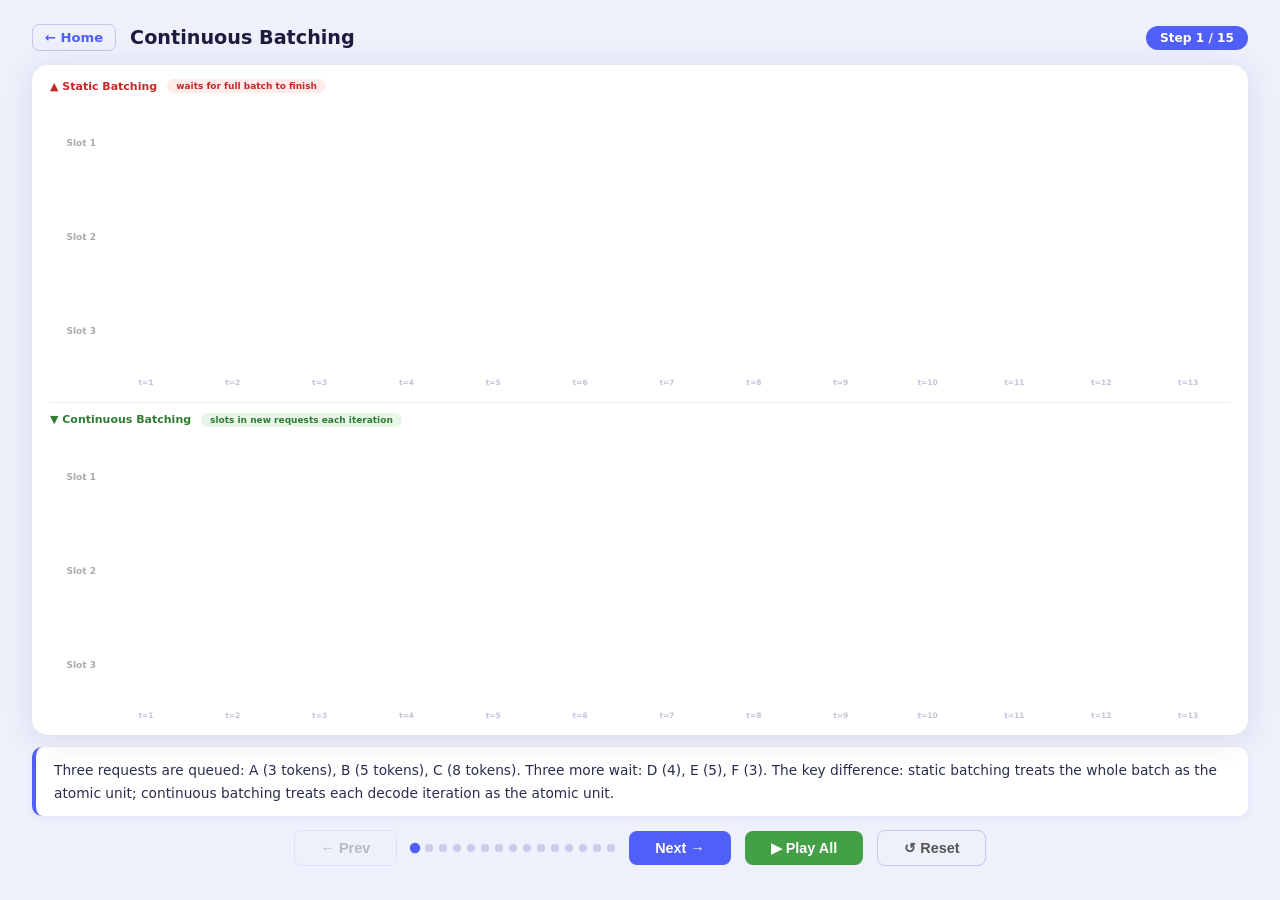
<file: vllm/continuous-batching.html>
<!DOCTYPE html>
<html lang="en">
<head>
<meta charset="UTF-8">
<title>Continuous Batching — vLLM Scheduling</title>
<style>
*{box-sizing:border-box;margin:0;padding:0}
body{background:#eef0fc;font-family:'Segoe UI',system-ui,sans-serif;display:flex;flex-direction:column;align-items:center;min-height:100vh;padding:24px 32px}

#topbar{display:flex;align-items:center;justify-content:space-between;width:calc(100vw - 32px);max-width:100%;margin-bottom:14px}
#topbar-left{display:flex;align-items:center;gap:14px}
h1{font-size:1.2rem;color:#1a1d3e;font-weight:700}
#step-pill{background:#4f5ff8;color:#fff;font-size:.76rem;font-weight:700;padding:5px 14px;border-radius:20px}
.home-btn{font-size:.82rem;color:#4f5ff8;text-decoration:none;font-weight:700;padding:5px 12px;border:1.5px solid #c0c8e8;border-radius:7px;background:#eef0fc}

#stage{
  position:relative;
  width:calc(100vw - 32px);max-width:100%;height:calc(100vh - 230px);
  background:#fff;border-radius:16px;
  box-shadow:0 4px 32px #1a1d3e1a;
  display:flex;flex-direction:column;
  overflow:hidden;padding:14px 18px 10px;gap:0;
}

/* ── Panel ─────────────────────────────────────────────────────────────── */
.tl-panel{
  flex:1;display:flex;flex-direction:column;gap:0;min-height:0;
}
.tl-panel:first-child{
  border-bottom:1px solid #e8eaf6;padding-bottom:10px;margin-bottom:10px;
}

.tl-header{
  display:flex;align-items:center;gap:10px;flex-shrink:0;margin-bottom:5px;
}
.tl-title{font-size:11px;font-weight:800}
.tl-badge{font-size:9px;font-weight:700;padding:2px 9px;border-radius:12px}
.util-badge{font-size:9px;font-weight:700;margin-left:auto;opacity:0;transition:opacity 400ms ease}
.util-badge.show{opacity:1}

/* ── Slot rows ─────────────────────────────────────────────────────────── */
.slot-rows{flex:1;display:flex;flex-direction:column;gap:3px;min-height:0}

.slot-row{
  flex:1;display:flex;align-items:center;gap:0;min-height:0;
}
.slot-label{
  width:54px;flex-shrink:0;
  font-size:9px;font-weight:700;color:#aaa;text-align:right;padding-right:8px;
}

/* ── Token grid ─────────────────────────────────────────────────────────── */
.token-grid{
  flex:1;display:grid;
  grid-template-columns:repeat(13,1fr);
  gap:3px;height:100%;
  position:relative;
}

.tcell{
  border-radius:4px;
  display:flex;align-items:center;justify-content:center;
  font-size:9px;font-weight:800;color:rgba(255,255,255,.92);
  opacity:0;
  transition:opacity 220ms ease, transform 220ms cubic-bezier(.34,1.56,.64,1);
  transform:scale(.7);
  cursor:default;
  min-height:0;
}
.tcell.show{opacity:1;transform:scale(1)}
.tcell.idle{
  background:repeating-linear-gradient(45deg,#dde1f0 0,#dde1f0 3px,#eef0fa 3px,#eef0fa 6px);
  border:1.5px dashed #c0c8e8;
  color:#b0b8d0;font-weight:700;font-size:8px;
}
.tcell.idle.show{opacity:1;transform:scale(1)}
.tcell.empty{opacity:0!important;pointer-events:none}

/* Current-tick cursor */
.cursor-col{
  position:absolute;top:0;bottom:0;
  width:3px;border-radius:2px;
  background:#4f5ff8;
  opacity:0;transition:left 180ms ease, opacity 250ms ease;
  pointer-events:none;z-index:5;
}
.cursor-col.show{opacity:.35}

/* Tick label row */
.tick-row{
  display:flex;align-items:flex-start;flex-shrink:0;
  height:14px;margin-top:1px;
}
.tick-grid{
  flex:1;display:grid;
  grid-template-columns:repeat(13,1fr);
  gap:3px;
}
.tick-lbl{
  font-size:7.5px;color:#c0c4d8;font-weight:600;text-align:center;
  transition:color 250ms ease,font-weight 250ms ease;
}
.tick-lbl.active{color:#4f5ff8;font-weight:800}

/* Queue display */
#queue-row{
  display:flex;align-items:center;gap:6px;
  flex-shrink:0;margin-bottom:4px;
  font-size:9px;color:#aaa;font-weight:700;
}
.q-chip{
  font-size:8.5px;font-weight:800;padding:2px 8px;border-radius:10px;color:#fff;
  opacity:0;transition:opacity 300ms ease, text-decoration 200ms ease;
}
.q-chip.show{opacity:1}
.q-chip.done{opacity:.3;text-decoration:line-through}

/* Summary box */
#summary-box{
  position:absolute;bottom:10px;left:50%;transform:translateX(-50%);
  width:90%;max-width:580px;
  border-radius:8px;background:#fff;border:1.5px solid #c0c8e8;
  padding:9px 14px;font-size:.82rem;line-height:1.6;color:#2a2d4e;
  opacity:0;transition:opacity 400ms ease;z-index:20;
  display:grid;grid-template-columns:1fr 1fr;gap:10px 20px;
}
#summary-box.show{opacity:1}
.sum-col{display:flex;flex-direction:column;gap:3px}
.sum-head{font-size:10px;font-weight:800}
.sum-stat{font-size:9px;color:#555}

#desc-box{width:calc(100vw - 32px);max-width:100%;margin-top:12px;padding:12px 18px;background:#fff;
  border-radius:10px;border-left:4px solid #4f5ff8;box-shadow:0 2px 10px #1a1d3e0d;
  font-size:.86rem;line-height:1.65;color:#2a2d4e;min-height:52px}
#controls{display:flex;align-items:center;gap:14px;margin-top:14px;flex-wrap:wrap;justify-content:center}
.ctrl{padding:9px 26px;border:none;border-radius:8px;cursor:pointer;font-size:.9rem;font-weight:700;transition:all .15s}
#btn-prev{background:#eef0fa;color:#555;border:1.5px solid #c0c8e8}
#btn-prev:hover:not(:disabled){background:#d8dcf0;color:#222}
#btn-prev:disabled{opacity:.35;cursor:default}
#btn-next{background:#4f5ff8;color:#fff}
#btn-next:hover:not(:disabled){background:#6472fa}
#btn-next:disabled{opacity:.35;cursor:default}
#btn-play{background:#43a047;color:#fff}
#btn-play:hover:not(:disabled){background:#56b25a}
#btn-play:disabled{opacity:.35;cursor:default}
#btn-reset{background:#eef0fa;color:#555;border:1.5px solid #c0c8e8}
#btn-reset:hover{background:#d8dcf0;color:#222}
#dots{display:flex;gap:6px;align-items:center}
.dot{width:8px;height:8px;border-radius:50%;background:#c8cce8;cursor:pointer;transition:all .2s}
.dot.active{background:#4f5ff8;transform:scale(1.3)}
</style>
</head>
<body>

<div id="topbar">
  <div id="topbar-left">
    <a class="home-btn" href="index.html">← Home</a>
    <h1>Continuous Batching</h1>
  </div>
  <span id="step-pill">Step 1 / 15</span>
</div>

<div id="stage">

  <!-- Static batching panel -->
  <div class="tl-panel">
    <div class="tl-header">
      <span class="tl-title" style="color:#c62828">▲ Static Batching</span>
      <span class="tl-badge" style="background:#fdecea;color:#c62828">waits for full batch to finish</span>
      <span class="util-badge" id="static-util" style="color:#c62828"></span>
    </div>
    <div class="slot-rows" id="static-slots"></div>
    <div class="tick-row">
      <div style="width:54px;flex-shrink:0"></div>
      <div class="tick-grid" id="static-ticks"></div>
    </div>
  </div>

  <!-- Continuous batching panel -->
  <div class="tl-panel">
    <div class="tl-header">
      <span class="tl-title" style="color:#2e7d32">▼ Continuous Batching</span>
      <span class="tl-badge" style="background:#e8f5e9;color:#2e7d32">slots in new requests each iteration</span>
      <span class="util-badge" id="cont-util" style="color:#2e7d32"></span>
    </div>
    <div class="slot-rows" id="cont-slots"></div>
    <div class="tick-row">
      <div style="width:54px;flex-shrink:0"></div>
      <div class="tick-grid" id="cont-ticks"></div>
    </div>
  </div>

  <div id="summary-box">
    <div class="sum-col">
      <div class="sum-head" style="color:#c62828">Static Batching</div>
      <div class="sum-stat">Batch 1 ends: t = 8</div>
      <div class="sum-stat">Batch 2 ends: t = 13</div>
      <div class="sum-stat">Idle slot-steps: 8 of 39 total</div>
      <div class="sum-stat" style="font-weight:700">GPU utilization ≈ 79%</div>
    </div>
    <div class="sum-col">
      <div class="sum-head" style="color:#2e7d32">Continuous Batching</div>
      <div class="sum-stat">All 6 requests done: t = 11</div>
      <div class="sum-stat">2 iterations faster than static</div>
      <div class="sum-stat">Idle slot-steps: 0 while busy</div>
      <div class="sum-stat" style="font-weight:700">GPU utilization ≈ 85%</div>
    </div>
  </div>

</div>

<div id="desc-box"></div>
<div id="controls">
  <button class="ctrl" id="btn-prev">← Prev</button>
  <div id="dots"></div>
  <button class="ctrl" id="btn-next">Next →</button>
  <button class="ctrl" id="btn-play">▶ Play All</button>
  <button class="ctrl" id="btn-reset">↺ Reset</button>
</div>

<script>
const sleep = ms => new Promise(r => setTimeout(r, ms));
const raf2  = () => new Promise(r => requestAnimationFrame(() => requestAnimationFrame(r)));

// ── Grid data ─────────────────────────────────────────────────────────────
// Requests: A=3 tokens, B=5, C=8, D=4, E=5, F=3
// Static: batch 1 (A,B,C) starts t=1; batch 2 (D,E,F) starts t=9 (after C finishes)
// Continuous: D starts t=4 (when A done), E starts t=6 (when B done), F starts t=9 (when C done)
// Total ticks shown: 13

const TICKS = 13;

const REQ_COLORS = {
  A:'#1e88e5', B:'#8e24aa', C:'#e53935',
  D:'#f57c00', E:'#00838f', F:'#2e7d32',
};

// makeSlot([req, count], ...) → array of TICKS request-chars (null = empty, 'idle' = idle)
function makeSlot(...runs) {
  const arr = [];
  for (const [req, n] of runs) for (let i = 0; i < n; i++) arr.push(req);
  while (arr.length < TICKS) arr.push(null);
  return arr;
}

const STATIC = [
  makeSlot(['A',3],['idle',5],['D',4],[null,1]),   // Slot 1
  makeSlot(['B',5],['idle',3],['E',5]           ),  // Slot 2
  makeSlot(['C',8],['F',3],[null,2]             ),   // Slot 3
];
const CONT = [
  makeSlot(['A',3],['D',4],[null,6]),                // Slot 1
  makeSlot(['B',5],['E',5],[null,3]),                // Slot 2
  makeSlot(['C',8],['F',3],[null,2]),                // Slot 3
];

// ── Build DOM ─────────────────────────────────────────────────────────────
function buildPanel(slotContainerId, tickContainerId, data, prefix) {
  const slotCont  = document.getElementById(slotContainerId);
  const tickCont  = document.getElementById(tickContainerId);

  data.forEach((slot, si) => {
    const row = document.createElement('div');
    row.className = 'slot-row';

    const lbl = document.createElement('div');
    lbl.className = 'slot-label';
    lbl.textContent = `Slot ${si + 1}`;
    row.appendChild(lbl);

    const grid = document.createElement('div');
    grid.className = 'token-grid';
    grid.id = `${prefix}-grid-${si}`;

    // cursor overlay
    const cursor = document.createElement('div');
    cursor.className = 'cursor-col';
    cursor.id = `${prefix}-cursor-${si}`;
    grid.appendChild(cursor);

    let prevReq = null;
    slot.forEach((req, ti) => {
      const cell = document.createElement('div');
      cell.className = 'tcell';
      cell.id = `${prefix}-c${si}-t${ti}`;
      if (req === 'idle') {
        cell.classList.add('idle');
        cell.textContent = 'idle';
      } else if (req) {
        cell.style.background = REQ_COLORS[req];
        // Show label on first cell of each run
        if (req !== prevReq) cell.textContent = req;
      } else {
        cell.classList.add('empty');
      }
      prevReq = req;
      grid.appendChild(cell);
    });

    row.appendChild(grid);
    slotCont.appendChild(row);
  });

  // Tick labels
  for (let t = 0; t < TICKS; t++) {
    const lbl = document.createElement('div');
    lbl.className = 'tick-lbl';
    lbl.id = `${prefix}-tlbl-${t}`;
    lbl.textContent = `t=${t + 1}`;
    tickCont.appendChild(lbl);
  }
}

buildPanel('static-slots','static-ticks', STATIC, 'st');
buildPanel('cont-slots',  'cont-ticks',   CONT,   'cb');

// ── Helpers ────────────────────────────────────────────────────────────────
function cellEl(prefix, si, ti) {
  return document.getElementById(`${prefix}-c${si}-t${ti}`);
}

// Show one column (tick ti) in a panel
function revealCol(prefix, ti, instant=false) {
  for (let si = 0; si < 3; si++) {
    const c = cellEl(prefix, si, ti);
    if (!c || c.classList.contains('empty')) continue;
    if (instant) { c.style.opacity = '1'; c.style.transform = 'scale(1)'; }
    else c.classList.add('show');
  }
  // Highlight tick label
  const tlbl = document.getElementById(`${prefix}-tlbl-${ti}`);
  if (tlbl) tlbl.classList.add('active');
  // Move cursor
  moveCursor(prefix, ti, instant);
}

function moveCursor(prefix, ti, instant=false) {
  for (let si = 0; si < 3; si++) {
    const grid = document.getElementById(`${prefix}-grid-${si}`);
    const cursor = document.getElementById(`${prefix}-cursor-${si}`);
    if (!grid || !cursor) continue;
    // Position cursor to the right of column ti
    // Each column = 1fr. We use the cell element's position.
    const cell = cellEl(prefix, si, ti);
    if (!cell) continue;
    const gridRect  = grid.getBoundingClientRect();
    const cellRect  = cell.getBoundingClientRect();
    const rightPx   = cellRect.right - gridRect.left;
    cursor.style.left = (rightPx + 1) + 'px';
    if (!cursor.classList.contains('show')) cursor.classList.add('show');
  }
}

function hideAllCursors() {
  document.querySelectorAll('.cursor-col').forEach(c => c.classList.remove('show'));
}

// ── Reset / instant ────────────────────────────────────────────────────────
function resetAll() {
  for (const prefix of ['st','cb']) {
    for (let si = 0; si < 3; si++) {
      for (let ti = 0; ti < TICKS; ti++) {
        const c = cellEl(prefix, si, ti);
        if (!c) continue;
        c.classList.remove('show');
        c.style.opacity = '';
        c.style.transform = '';
      }
    }
    for (let ti = 0; ti < TICKS; ti++) {
      const tlbl = document.getElementById(`${prefix}-tlbl-${ti}`);
      if (tlbl) tlbl.classList.remove('active');
    }
  }
  hideAllCursors();
  document.getElementById('static-util').classList.remove('show');
  document.getElementById('cont-util').classList.remove('show');
  document.getElementById('summary-box').classList.remove('show');
}

function applyInstant(n) {
  // n = step index (0=intro, 1-13=ticks, 14=summary)
  const ticks = Math.min(n, TICKS);
  for (let ti = 0; ti < ticks; ti++) {
    revealCol('st', ti, true);
    revealCol('cb', ti, true);
  }
  if (ticks > 0) {
    // Re-highlight only current tick label
    for (let ti = 0; ti < TICKS; ti++) {
      const a = ti === ticks - 1;
      document.getElementById(`st-tlbl-${ti}`)?.classList.toggle('active', a);
      document.getElementById(`cb-tlbl-${ti}`)?.classList.toggle('active', a);
    }
    setTimeout(() => moveCursor('st', ticks-1, true), 30);
    setTimeout(() => moveCursor('cb', ticks-1, true), 30);
  }
  if (n >= 14) {
    document.getElementById('static-util').textContent = 'GPU util ≈ 79%';
    document.getElementById('static-util').classList.add('show');
    document.getElementById('cont-util').textContent = 'GPU util ≈ 85% · Done 2 iters early';
    document.getElementById('cont-util').classList.add('show');
    document.getElementById('summary-box').classList.add('show');
  }
}

// ── Step descriptions ──────────────────────────────────────────────────────
const TICK_DESCS = [
  // idx 0 = intro (no tick)
  'Three requests are queued: A (3 tokens), B (5 tokens), C (8 tokens). Three more wait: D (4), E (5), F (3). The key difference: static batching treats the whole batch as the atomic unit; continuous batching treats each decode iteration as the atomic unit.',
  // t=1 (idx 1)
  't=1 · Iteration 1: A, B, and C each produce one token in both panels. The batch looks identical so far.',
  // t=2
  't=2 · Iteration 2: second token from each request.',
  // t=3
  't=3 · Iteration 3: third and final token for Request A — A is about to complete.',
  // t=4 — A done
  't=4 · Request A completes ✓ (3/3 tokens).\n  Static: Slot 1 goes idle. B and C are still running so the scheduler cannot start the next batch — it must wait.\n  Continuous: Request D immediately fills Slot 1. Zero idle time.',
  // t=5
  't=5 · Static: Slot 1 still idle. Continuous: D, B, C all producing tokens.',
  // t=6 — B done
  't=6 · Request B completes ✓ (5/5 tokens).\n  Static: Slot 2 also goes idle. Now 2 of 3 slots are wasted, only C is running.\n  Continuous: Request E immediately fills Slot 2. Still at full capacity.',
  // t=7
  't=7 · Static: only C running — 2 slots wasted every iteration. Continuous: C, D, E all producing tokens.',
  // t=8
  't=8 · Static: last token for C. Continuous: C\'s last token — also D and E still running.',
  // t=9 — C done
  't=9 · Request C completes ✓ (8/8 tokens).\n  Static: entire batch done — after 5 idle slot-steps on Slot 1 and 3 on Slot 2, D/E/F can finally start.\n  Continuous: Request F immediately fills Slot 3. D has been running since t=4, E since t=6.',
  // t=10
  't=10 · Continuous: D finishes (started t=4, 4 tokens). Static: D, E, F just started their 2nd token.',
  // t=11 — F done in continuous
  't=11 · Continuous: F completes ✓ (3/3 tokens). All 6 requests done! Static: D, E, F mid-way through their run.',
  // t=12
  't=12 · Continuous is fully done — all slots finish at t=11. Static: D completes ✓, E still has 1 token left.',
  // t=13 — static done
  't=13 · Static: E completes ✓ — all 6 requests done. Continuous finished the same 6 requests at t=11, two full iterations earlier.',
  // summary
  't=13 · Final comparison: both approaches processed the same 6 requests on the same GPU. Continuous batching finished 2 iterations sooner and kept all 3 slots busy whenever requests were available. With longer prompts and larger queues the gap widens significantly.',
];

// ── Steps ──────────────────────────────────────────────────────────────────
// Step 0 = intro, steps 1-13 = one iteration each, step 14 = summary
const STEPS = TICK_DESCS.map((desc, i) => ({
  desc,
  async run() {
    if (i === 0) return; // intro, no tick to reveal
    const ti = i - 1;   // 0-indexed tick
    if (i <= TICKS) {
      // Remove previous active label
      if (ti > 0) {
        document.getElementById(`st-tlbl-${ti-1}`)?.classList.remove('active');
        document.getElementById(`cb-tlbl-${ti-1}`)?.classList.remove('active');
      }
      // Stagger the two panels slightly for visual effect
      revealCol('st', ti);
      await sleep(80);
      revealCol('cb', ti);
      await sleep(200);
    } else {
      // Summary step
      document.getElementById('static-util').textContent = 'GPU util ≈ 79%';
      document.getElementById('static-util').classList.add('show');
      document.getElementById('cont-util').textContent = 'GPU util ≈ 85% · Done 2 iters early';
      document.getElementById('cont-util').classList.add('show');
      await sleep(200);
      document.getElementById('summary-box').classList.add('show');
    }
  }
}));

// ── Navigation ────────────────────────────────────────────────────────────
let cur = 0, busy = false, playActive = false;

async function goTo(n) {
  if (busy || n < 0 || n >= STEPS.length) return;
  busy = true; setUI(false);
  if (n <= cur) { resetAll(); applyInstant(n); }
  else { if (n - cur > 1) { resetAll(); applyInstant(n - 1); } await STEPS[n].run(); }
  cur = n; busy = false; updateUI();
}

async function playAll() {
  if (busy) return;
  playActive = true;
  document.getElementById('btn-play').textContent = '■ Stop';
  document.getElementById('btn-play').style.background = '#e53935';
  document.getElementById('btn-play').onclick = stopPlay;
  while (cur < STEPS.length - 1 && playActive) {
    await goTo(cur + 1);
    // shorter pause for middle iterations, longer on key events
    const t = cur; // cur was just updated
    const keyEvents = new Set([4,6,9,11,13,14]);
    await sleep(keyEvents.has(t) ? 1100 : 500);
  }
  endPlay();
}
function stopPlay() { playActive = false; endPlay(); }
function endPlay() {
  playActive = false;
  const btn = document.getElementById('btn-play');
  btn.textContent = '▶ Play All'; btn.style.background = '#43a047'; btn.onclick = playAll;
  updateUI();
}
function setUI(en) {
  ['btn-prev','btn-next','btn-play','btn-reset'].forEach(id =>
    document.getElementById(id).disabled = !en);
}
function updateUI() {
  document.getElementById('step-pill').textContent = `Step ${cur+1} / ${STEPS.length}`;
  document.getElementById('desc-box').textContent  = STEPS[cur].desc;
  document.getElementById('btn-prev').disabled = cur === 0;
  document.getElementById('btn-next').disabled = cur === STEPS.length - 1;
  document.getElementById('btn-play').disabled = cur === STEPS.length - 1;
  document.getElementById('btn-reset').disabled = false;
  document.querySelectorAll('.dot').forEach((d,i) => d.classList.toggle('active', i === cur));
}

STEPS.forEach((_,i) => {
  const d = document.createElement('div');
  d.className = 'dot' + (i === 0 ? ' active' : '');
  d.addEventListener('click', () => { stopPlay(); goTo(i); });
  document.getElementById('dots').appendChild(d);
});
document.getElementById('btn-prev').addEventListener('click', () => { stopPlay(); goTo(cur-1); });
document.getElementById('btn-next').addEventListener('click', () => { stopPlay(); goTo(cur+1); });
document.getElementById('btn-play').addEventListener('click', playAll);
document.getElementById('btn-reset').addEventListener('click', () => { stopPlay(); goTo(0); });
document.addEventListener('keydown', e => {
  if (e.key==='ArrowRight'||e.key===' '){e.preventDefault();stopPlay();goTo(cur+1);}
  if (e.key==='ArrowLeft'){e.preventDefault();stopPlay();goTo(cur-1);}
});
updateUI();
</script>
</body>
</html>
</file>
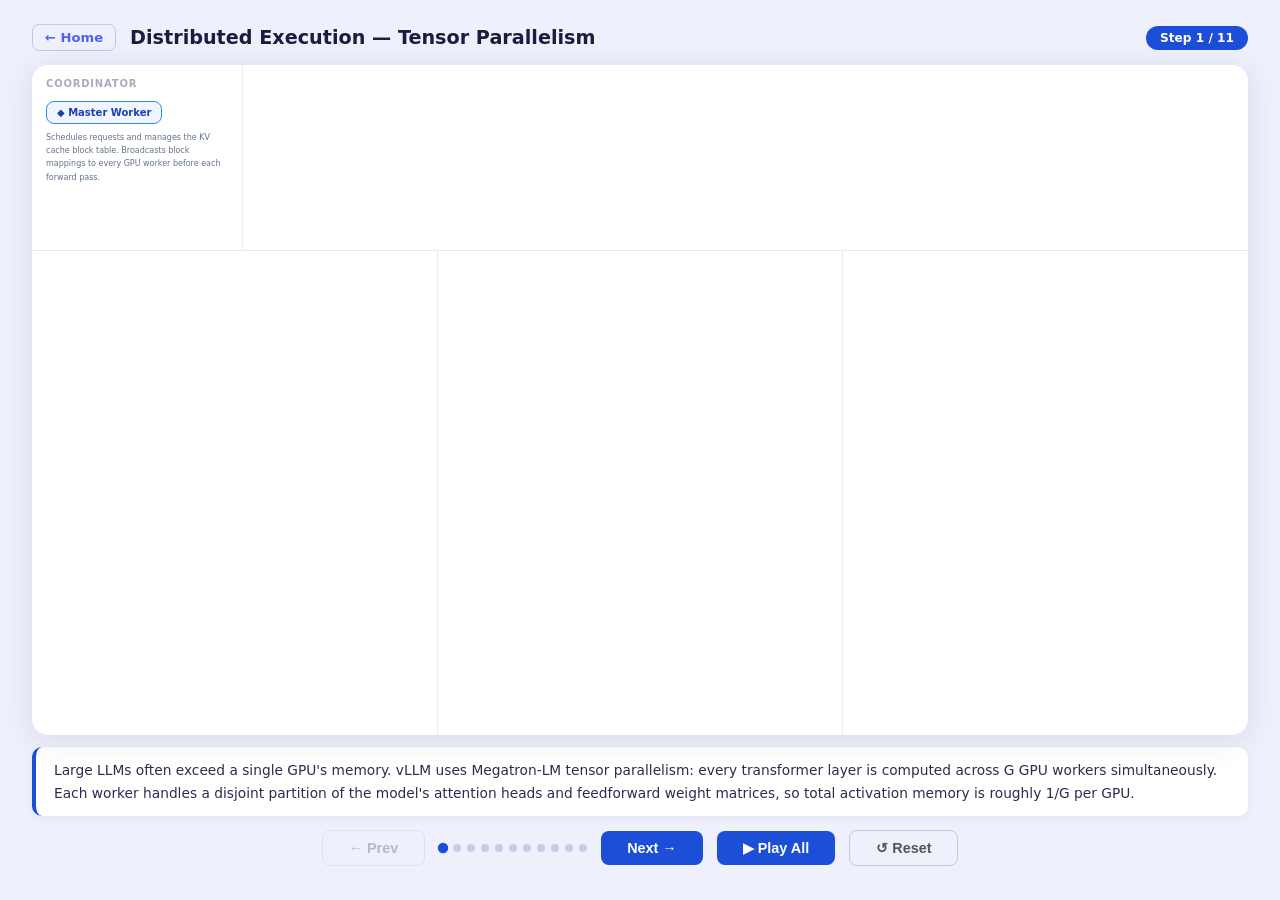
<file: vllm/distributed-execution.html>
<!DOCTYPE html>
<html lang="en">
<head>
<meta charset="UTF-8">
<title>Distributed Execution — Tensor Parallelism</title>
<style>
*{box-sizing:border-box;margin:0;padding:0}
body{background:#eef0fc;font-family:'Segoe UI',system-ui,sans-serif;
  display:flex;flex-direction:column;align-items:center;min-height:100vh;padding:24px 32px}

#topbar{display:flex;align-items:center;justify-content:space-between;
  width:calc(100vw - 64px);max-width:100%;margin-bottom:14px}
#topbar-left{display:flex;align-items:center;gap:14px}
h1{font-size:1.2rem;color:#1a1d3e;font-weight:700}
#step-pill{background:#1d4ed8;color:#fff;font-size:.76rem;font-weight:700;padding:5px 14px;border-radius:20px}
.home-btn{font-size:.82rem;color:#4f5ff8;text-decoration:none;font-weight:700;
  padding:5px 12px;border:1.5px solid #c0c8e8;border-radius:7px;background:#eef0fc}

#stage{
  position:relative;
  width:calc(100vw - 64px);max-width:100%;height:calc(100vh - 230px);
  background:#fff;border-radius:16px;
  box-shadow:0 4px 32px #1a1d3e1a;
  display:flex;flex-direction:column;overflow:hidden;
}

.panel-label{font-size:10px;font-weight:700;color:#aab;text-transform:uppercase;
  letter-spacing:.8px;margin-bottom:5px;flex-shrink:0}
.divider-h{height:1px;background:#e8eaf6;flex-shrink:0}
.divider-v{width:1px;background:#e8eaf6;flex-shrink:0}

/* ── Master section ─────────────────────────────────────────────────────────*/
#master-section{
  display:flex;flex-shrink:0;height:185px;overflow:hidden;
}

#master-info{
  width:210px;flex-shrink:0;padding:13px 14px;
  display:flex;flex-direction:column;gap:7px;
}
.master-badge{
  display:inline-flex;align-items:center;gap:6px;
  background:#eff6ff;border:1.5px solid #3b82f6;border-radius:8px;
  padding:5px 10px;font-size:10px;font-weight:800;color:#1e40af;
  width:fit-content;
}
.master-desc{font-size:8px;line-height:1.65;color:#64748b}

#req-queue{opacity:0;transition:opacity 350ms ease;margin-top:auto}
#req-queue.show{opacity:1}
.req-chip{
  display:inline-flex;align-items:center;gap:5px;
  background:#fef3c7;border:1.5px solid #f59e0b;border-radius:6px;
  padding:3px 9px;font-size:9px;font-weight:700;color:#92400e;
  opacity:0;transform:translateX(-8px);
  transition:opacity 280ms ease,transform 280ms ease;
}
.req-chip.show{opacity:1;transform:translateX(0)}

/* Block table */
#bt-section{flex:1;padding:13px 14px 13px 0;display:flex;flex-direction:column;
  opacity:0;transition:opacity 350ms ease;overflow:hidden}
#bt-section.show{opacity:1}

#bt-table{
  display:grid;
  grid-template-columns:40px 38px 1fr 1fr 1fr;
  gap:2px;align-content:start;flex:1;
}
.bt-hdr{font-size:8px;font-weight:800;color:#94a3b8;text-transform:uppercase;
  letter-spacing:.4px;padding:3px 4px;text-align:center;border-bottom:1.5px solid #e2e8f0}
.bt-req{font-size:8px;font-weight:800;padding:4px;
  display:flex;align-items:center;justify-content:center;border-radius:4px;
  opacity:0;transition:opacity 280ms ease}
.bt-req.show{opacity:1}
.bt-req.r1{background:#fef3c7;color:#92400e}
.bt-lb{font-size:8px;font-weight:700;padding:4px;
  display:flex;align-items:center;justify-content:center;
  color:#64748b;background:#f8fafc;border-radius:4px;
  opacity:0;transition:opacity 280ms ease}
.bt-lb.show{opacity:1}
.bt-phys{
  font-size:8.5px;font-weight:800;padding:4px;
  display:flex;align-items:center;justify-content:center;
  border-radius:4px;background:#f0f2fa;color:#ccc;border:1.2px solid #e0e4f0;
  transition:background 280ms ease,color 280ms ease,border-color 280ms ease,transform 220ms ease;
  opacity:0;
}
.bt-phys.show{opacity:1}
.bt-phys.set.g0{background:#dbeeff;color:#1e88e5;border-color:#1e88e5}
.bt-phys.set.g1{background:#e8f5e9;color:#43a047;border-color:#43a047}
.bt-phys.set.g2{background:#f3e8ff;color:#7c3aed;border-color:#7c3aed}
.bt-phys.pop{animation:btPop 300ms cubic-bezier(.34,1.56,.64,1)}
@keyframes btPop{0%{transform:scale(0.3)}100%{transform:scale(1)}}

/* ── GPU section ─────────────────────────────────────────────────────────── */
#gpu-section{flex:1;display:flex;overflow:hidden;position:relative}

.gpu-card{
  flex:1;padding:12px 11px;
  display:flex;flex-direction:column;gap:6px;
  opacity:0;transform:translateY(8px);
  transition:opacity 350ms ease,transform 350ms ease;
}
.gpu-card.show{opacity:1;transform:translateY(0)}

.gpu-header{display:flex;align-items:center;justify-content:space-between;flex-shrink:0}
.gpu-name{font-size:11px;font-weight:800}
.gpu-name.g0{color:#1e88e5}.gpu-name.g1{color:#43a047}.gpu-name.g2{color:#7c3aed}

.head-badge{font-size:8px;font-weight:700;padding:2px 7px;border-radius:8px;
  opacity:0;transition:opacity 280ms ease}
.head-badge.show{opacity:1}
.head-badge.g0{background:#dbeeff;color:#1e88e5;border:1px solid #1e88e5}
.head-badge.g1{background:#e8f5e9;color:#43a047;border:1px solid #43a047}
.head-badge.g2{background:#f3e8ff;color:#7c3aed;border:1px solid #7c3aed}

.status-badge{font-size:7.5px;font-weight:700;padding:2px 7px;border-radius:8px;
  opacity:0;transition:opacity 220ms ease,background 220ms ease,color 220ms ease,border-color 220ms ease}
.status-badge.show{opacity:1}
.status-badge.idle{background:#f1f5f9;color:#94a3b8;border:1px solid #e2e8f0}
.status-badge.computing{background:#fef3c7;color:#92400e;border:1px solid #fde68a}
.status-badge.syncing{background:#ede9fe;color:#5b21b6;border:1px solid #c4b5fd}
.status-badge.done{background:#dcfce7;color:#166534;border:1px solid #86efac}

/* Free pool */
.gpu-pool{display:flex;gap:3px;flex-wrap:wrap;flex-shrink:0}
.fp-chip{
  padding:1px 5px;border-radius:3px;font-size:7.5px;font-weight:700;
  border:1.2px solid;transition:opacity 250ms ease;white-space:nowrap;
}
.fp-chip.g0{background:#f4f9ff;border-color:#1e88e5;color:#1e88e5}
.fp-chip.g1{background:#f4fdf5;border-color:#43a047;color:#43a047}
.fp-chip.g2{background:#fdf4ff;border-color:#7c3aed;color:#7c3aed}
.fp-chip.gone{opacity:0;pointer-events:none}

/* Physical blocks in GPU card — styled like paged-attention.html */
.gpu-blocks{display:grid;grid-template-columns:repeat(2,1fr);gap:5px;flex:1;min-height:0}
.gpu-block{
  border-radius:6px;border:1.5px solid #d4d8f0;background:#f5f6fc;
  padding:4px 5px;display:flex;flex-direction:column;gap:2px;
  transition:background 300ms ease,border-color 300ms ease,box-shadow 300ms ease;
}
.gpu-block.g0{background:#dbeeff;border-color:#1e88e5}
.gpu-block.g1{background:#e8f5e9;border-color:#43a047}
.gpu-block.g2{background:#f3e8ff;border-color:#7c3aed}
.gpu-block.pulse{animation:blkPulse 480ms ease-out}
@keyframes blkPulse{0%{transform:scale(1)}45%{transform:scale(1.07)}100%{transform:scale(1)}}

.gb-head{display:flex;justify-content:space-between;align-items:center;flex-shrink:0}
.gb-id{font-size:7px;font-weight:700;color:#bbb}
.gpu-block.g0 .gb-id{color:#1e88e5}
.gpu-block.g1 .gb-id{color:#43a047}
.gpu-block.g2 .gb-id{color:#7c3aed}
.gb-owner{font-size:6px;font-weight:600;color:#ccc}
.gpu-block.g0 .gb-owner{color:#1565c0}
.gpu-block.g1 .gb-owner{color:#1b5e20}
.gpu-block.g2 .gb-owner{color:#4a148c}

.kv-grid{display:grid;grid-template-columns:1fr 1fr;gap:2px;flex:1}
.kv-slot{
  border-radius:3px;background:#e4e8f4;min-height:9px;
  display:flex;align-items:center;justify-content:center;
  font-size:5.5px;font-weight:700;color:transparent;
  transition:background 220ms ease,color 180ms ease;
}
.kv-slot.filled{color:#fff}
.kv-slot.pop{animation:slotPop 280ms cubic-bezier(.34,1.56,.64,1)}
@keyframes slotPop{0%{transform:scale(0);opacity:0}100%{transform:scale(1);opacity:1}}
.gpu-block.g0 .kv-slot.filled{background:#1e88e5}
.gpu-block.g1 .kv-slot.filled{background:#43a047}
.gpu-block.g2 .kv-slot.filled{background:#7c3aed}

/* ── All-reduce overlay ──────────────────────────────────────────────────── */
#ar-overlay{
  position:absolute;inset:0;pointer-events:none;
  display:flex;align-items:center;justify-content:center;
  opacity:0;transition:opacity 300ms ease;
}
#ar-overlay.show{opacity:1}
.ar-bar{
  position:absolute;top:50%;left:5%;right:5%;height:3px;
  background:linear-gradient(90deg,#7c3aed,#1e88e5,#43a047,#1e88e5,#7c3aed);
  border-radius:2px;transform:translateY(-50%);
  animation:arPulse 900ms ease-in-out infinite;
}
@keyframes arPulse{
  0%,100%{opacity:.35;box-shadow:none}
  50%{opacity:1;box-shadow:0 0 12px #1e88e555}
}
.ar-dots{position:absolute;top:50%;left:5%;right:5%;
  display:flex;justify-content:space-around;transform:translateY(-50%)}
.ar-dot{
  width:9px;height:9px;border-radius:50%;background:#fff;border:2px solid #1e88e5;
  animation:arDot 900ms ease-in-out infinite;
}
.ar-dot:nth-child(2){border-color:#43a047;animation-delay:200ms}
.ar-dot:nth-child(3){border-color:#7c3aed;animation-delay:400ms}
@keyframes arDot{0%,100%{transform:scale(1)}50%{transform:scale(1.5)}}
.ar-label{
  background:#1d4ed8;color:#fff;
  font-size:9px;font-weight:800;padding:4px 12px;border-radius:10px;
  box-shadow:0 2px 10px #1d4ed844;white-space:nowrap;position:relative;z-index:1;
}

/* ── Floater ──────────────────────────────────────────────────────────────── */
.floater{
  position:absolute;z-index:200;border-radius:5px;
  display:flex;align-items:center;justify-content:center;
  font-size:8px;font-weight:700;pointer-events:none;
  box-shadow:0 3px 12px #0002;
  transition:
    left 600ms cubic-bezier(.25,.8,.25,1),
    top 600ms cubic-bezier(.25,.8,.25,1),
    width 600ms cubic-bezier(.25,.8,.25,1),
    height 600ms cubic-bezier(.25,.8,.25,1),
    border-radius 600ms ease,opacity 200ms ease;
}

/* ── Broadcast arrows (master → GPUs) ──────────────────────────────────── */
#broadcast-overlay{
  position:absolute;inset:0;pointer-events:none;
  opacity:0;transition:opacity 300ms ease;
}
#broadcast-overlay.show{opacity:1}
.bc-arrow{
  position:absolute;width:2px;background:linear-gradient(180deg,#1d4ed8,#1d4ed888);
  border-radius:1px;transform-origin:top center;
  animation:bcPulse 700ms ease-in-out infinite;
}
@keyframes bcPulse{0%,100%{opacity:.3}50%{opacity:.9}}
.bc-arrow-head{
  position:absolute;bottom:-4px;left:50%;transform:translateX(-50%);
  border-left:4px solid transparent;border-right:4px solid transparent;
  border-top:6px solid #1d4ed8;
}

/* ── Controls ─────────────────────────────────────────────────────────────── */
#desc-box{width:calc(100vw - 64px);max-width:100%;margin-top:12px;padding:12px 18px;
  background:#fff;border-radius:10px;border-left:4px solid #1d4ed8;
  box-shadow:0 2px 10px #1a1d3e0d;font-size:.86rem;line-height:1.65;color:#2a2d4e;min-height:52px}
#controls{display:flex;align-items:center;gap:14px;margin-top:14px;flex-wrap:wrap;justify-content:center}
.ctrl{padding:9px 26px;border:none;border-radius:8px;cursor:pointer;font-size:.9rem;font-weight:700;transition:all .15s}
#btn-prev{background:#eef0fa;color:#555;border:1.5px solid #c0c8e8}
#btn-prev:hover:not(:disabled){background:#d8dcf0;color:#222}
#btn-prev:disabled{opacity:.35;cursor:default}
#btn-next{background:#1d4ed8;color:#fff}
#btn-next:hover:not(:disabled){background:#1e40af}
#btn-next:disabled{opacity:.35;cursor:default}
#btn-play{background:#1d4ed8;color:#fff}
#btn-play:hover:not(:disabled){background:#1e40af}
#btn-play:disabled{opacity:.35;cursor:default}
#btn-reset{background:#eef0fa;color:#555;border:1.5px solid #c0c8e8}
#btn-reset:hover{background:#d8dcf0;color:#222}
#dots{display:flex;gap:6px;align-items:center}
.dot{width:8px;height:8px;border-radius:50%;background:#c8cce8;cursor:pointer;transition:all .2s}
.dot.active{background:#1d4ed8;transform:scale(1.3)}
</style>
</head>
<body>

<div id="topbar">
  <div id="topbar-left">
    <a class="home-btn" href="index.html">← Home</a>
    <h1>Distributed Execution — Tensor Parallelism</h1>
  </div>
  <span id="step-pill">Step 1 / 11</span>
</div>

<div id="stage">

  <!-- Master section -->
  <div id="master-section">
    <div id="master-info">
      <div class="panel-label">Coordinator</div>
      <div class="master-badge" id="master-badge">◆ Master Worker</div>
      <div class="master-desc" id="master-desc">
        Schedules requests and manages the KV cache block table.
        Broadcasts block mappings to every GPU worker before each forward pass.
      </div>
      <div id="req-queue">
        <div class="panel-label" style="margin-bottom:3px">Active</div>
        <div class="req-chip" id="req-chip">R1 · 4 tokens (T1–T4)</div>
      </div>
    </div>

    <div class="divider-v"></div>

    <div id="bt-section">
      <div class="panel-label">Block Table — logical → physical per GPU</div>
      <div id="bt-table">
        <div class="bt-hdr">Req</div>
        <div class="bt-hdr">LB</div>
        <div class="bt-hdr" style="color:#1e88e5">GPU 0</div>
        <div class="bt-hdr" style="color:#43a047">GPU 1</div>
        <div class="bt-hdr" style="color:#7c3aed">GPU 2</div>
        <!-- rows injected by JS -->
      </div>
    </div>
  </div>

  <div class="divider-h"></div>

  <!-- GPU section -->
  <div id="gpu-section">

    <div class="gpu-card" id="gpu-card-0">
      <div class="gpu-header">
        <div style="display:flex;align-items:center;gap:7px">
          <span class="gpu-name g0">GPU 0</span>
          <span class="head-badge g0" id="hbadge-0">Heads 0–1</span>
        </div>
        <span class="status-badge idle" id="status-0">IDLE</span>
      </div>
      <div class="panel-label">Free Pool</div>
      <div class="gpu-pool" id="pool-0"></div>
      <div class="panel-label" style="margin-top:4px">KV Cache (heads 0–1 only)</div>
      <div class="gpu-blocks" id="blocks-0"></div>
    </div>

    <div class="divider-v"></div>

    <div class="gpu-card" id="gpu-card-1">
      <div class="gpu-header">
        <div style="display:flex;align-items:center;gap:7px">
          <span class="gpu-name g1">GPU 1</span>
          <span class="head-badge g1" id="hbadge-1">Heads 2–3</span>
        </div>
        <span class="status-badge idle" id="status-1">IDLE</span>
      </div>
      <div class="panel-label">Free Pool</div>
      <div class="gpu-pool" id="pool-1"></div>
      <div class="panel-label" style="margin-top:4px">KV Cache (heads 2–3 only)</div>
      <div class="gpu-blocks" id="blocks-1"></div>
    </div>

    <div class="divider-v"></div>

    <div class="gpu-card" id="gpu-card-2">
      <div class="gpu-header">
        <div style="display:flex;align-items:center;gap:7px">
          <span class="gpu-name g2">GPU 2</span>
          <span class="head-badge g2" id="hbadge-2">Heads 4–5</span>
        </div>
        <span class="status-badge idle" id="status-2">IDLE</span>
      </div>
      <div class="panel-label">Free Pool</div>
      <div class="gpu-pool" id="pool-2"></div>
      <div class="panel-label" style="margin-top:4px">KV Cache (heads 4–5 only)</div>
      <div class="gpu-blocks" id="blocks-2"></div>
    </div>

    <!-- All-reduce overlay -->
    <div id="ar-overlay">
      <div class="ar-bar"></div>
      <div class="ar-dots">
        <div class="ar-dot"></div>
        <div class="ar-dot"></div>
        <div class="ar-dot"></div>
      </div>
      <div class="ar-label" id="ar-label">All-Reduce</div>
    </div>

    <!-- Broadcast overlay -->
    <div id="broadcast-overlay"></div>

  </div>

</div>

<div id="desc-box"></div>
<div id="controls">
  <button class="ctrl" id="btn-prev">← Prev</button>
  <div id="dots"></div>
  <button class="ctrl" id="btn-next">Next →</button>
  <button class="ctrl" id="btn-play">▶ Play All</button>
  <button class="ctrl" id="btn-reset">↺ Reset</button>
</div>

<script>
const raf   = () => new Promise(r => requestAnimationFrame(r));
const raf2  = () => raf().then(raf);
const sleep = ms => new Promise(r => setTimeout(r, ms));

const stage = document.getElementById('stage');

// ── Constants ──────────────────────────────────────────────────────────────
const N_GPU          = 3;
const BLOCKS_PER_GPU = 4;   // physical blocks per GPU
const SLOTS_PER_BLOCK= 2;   // KV slots per block (2 tokens)
const GPU_COLORS     = ['#1e88e5', '#43a047', '#7c3aed'];
const GPU_CLASSES    = ['g0', 'g1', 'g2'];
const HEAD_LABELS    = ['Heads 0–1', 'Heads 2–3', 'Heads 4–5'];

// Block allocation plan (physical block ID on each GPU for each logical block)
// LB0: GPU0→P2, GPU1→P1, GPU2→P0    (holds T1,T2)
// LB1: GPU0→P0, GPU1→P3, GPU2→P2    (holds T3,T4)
// LB2: GPU0→P1, GPU1→P2, GPU2→P3    (decode: T5)
const ALLOC = [
  [2, 1, 0],   // LB0
  [0, 3, 2],   // LB1
  [1, 2, 3],   // LB2
];

// ── DOM build ──────────────────────────────────────────────────────────────

// Free pool chips
for (let g = 0; g < N_GPU; g++) {
  const pool = document.getElementById(`pool-${g}`);
  for (let b = 0; b < BLOCKS_PER_GPU; b++) {
    const chip = document.createElement('div');
    chip.className = `fp-chip ${GPU_CLASSES[g]}`;
    chip.id = `fpc-${g}-${b}`;
    chip.textContent = `P${b}`;
    pool.appendChild(chip);
  }
}

// Physical blocks
for (let g = 0; g < N_GPU; g++) {
  const grid = document.getElementById(`blocks-${g}`);
  for (let b = 0; b < BLOCKS_PER_GPU; b++) {
    const blk = document.createElement('div');
    blk.className = 'gpu-block';
    blk.id = `gb-${g}-${b}`;
    blk.innerHTML = `
      <div class="gb-head">
        <span class="gb-id">P${b}</span>
        <span class="gb-owner" id="gbo-${g}-${b}"></span>
      </div>
      <div class="kv-grid">
        <div class="kv-slot" id="gvs-${g}-${b}-0"></div>
        <div class="kv-slot" id="gvs-${g}-${b}-1"></div>
      </div>`;
    grid.appendChild(blk);
  }
}

// Block table rows (LB0, LB1, LB2 — start hidden)
const btTable = document.getElementById('bt-table');
for (let lb = 0; lb < 3; lb++) {
  const rq = document.createElement('div');
  rq.className = 'bt-req r1'; rq.id = `btr-${lb}`; rq.textContent = 'R1';
  btTable.appendChild(rq);

  const lbc = document.createElement('div');
  lbc.className = 'bt-lb'; lbc.id = `btl-${lb}`; lbc.textContent = `LB${lb}`;
  btTable.appendChild(lbc);

  for (let g = 0; g < N_GPU; g++) {
    const cell = document.createElement('div');
    cell.className = 'bt-phys'; cell.id = `btp-${lb}-${g}`; cell.textContent = '—';
    btTable.appendChild(cell);
  }
}

// ── Helpers ─────────────────────────────────────────────────────────────────
function showEl(...ids){ ids.forEach(id => { const e = document.getElementById(id); if(e) e.classList.add('show'); }); }
function hideEl(...ids){ ids.forEach(id => { const e = document.getElementById(id); if(e) e.classList.remove('show'); }); }

function setStatus(g, cls, label) {
  const b = document.getElementById(`status-${g}`);
  b.className = `status-badge show ${cls}`;
  b.textContent = label;
}

function showBtRow(lb) {
  showEl(`btr-${lb}`, `btl-${lb}`);
  for (let g = 0; g < N_GPU; g++) showEl(`btp-${lb}-${g}`);
}

// ── Fly a free pool chip to its block (one GPU) ───────────────────────────
async function flyAlloc(g, pb, lbIdx) {
  const chip   = document.getElementById(`fpc-${g}-${pb}`);
  const blk    = document.getElementById(`gb-${g}-${pb}`);
  const stRect = stage.getBoundingClientRect();
  const cRect  = chip.getBoundingClientRect();
  const bRect  = blk.getBoundingClientRect();
  const color  = GPU_COLORS[g];

  const fl = document.createElement('div');
  fl.className = 'floater';
  fl.textContent = `P${pb}`;
  fl.style.cssText = `left:${cRect.left-stRect.left}px;top:${cRect.top-stRect.top}px;` +
    `width:${cRect.width}px;height:${cRect.height}px;` +
    `background:${color}22;border:2px solid ${color};color:${color};opacity:0;`;
  stage.appendChild(fl);
  chip.classList.add('gone');

  await raf2(); fl.style.opacity='1'; await raf2();
  fl.style.left=`${bRect.left-stRect.left}px`; fl.style.top=`${bRect.top-stRect.top}px`;
  fl.style.width=`${bRect.width}px`; fl.style.height=`${bRect.height}px`;
  fl.style.borderRadius='6px';
  await sleep(640);

  blk.classList.add(GPU_CLASSES[g], 'pulse');
  document.getElementById(`gbo-${g}-${pb}`).textContent = `R1·LB${lbIdx}`;
  fl.remove();
  await sleep(360);
  blk.classList.remove('pulse');

  // Update block table cell
  const cell = document.getElementById(`btp-${lbIdx}-${g}`);
  cell.textContent = `P${pb}`;
  cell.classList.add('set', GPU_CLASSES[g], 'pop');
  cell.addEventListener('animationend', () => cell.classList.remove('pop'), {once:true});
}

// ── Fill KV slots on a GPU block ──────────────────────────────────────────
async function fillSlots(g, pb, tokens, delayMs=120) {
  for (let s = 0; s < tokens.length; s++) {
    const slot = document.getElementById(`gvs-${g}-${pb}-${s}`);
    slot.textContent = tokens[s];
    slot.classList.add('filled', 'pop');
    slot.addEventListener('animationend', () => slot.classList.remove('pop'), {once:true});
    if (s < tokens.length-1) await sleep(delayMs);
  }
}

// ── Instant-state helpers ─────────────────────────────────────────────────
function allocInst(g, pb, lbIdx) {
  document.getElementById(`fpc-${g}-${pb}`).classList.add('gone');
  document.getElementById(`gb-${g}-${pb}`).classList.add(GPU_CLASSES[g]);
  document.getElementById(`gbo-${g}-${pb}`).textContent = `R1·LB${lbIdx}`;
  const cell = document.getElementById(`btp-${lbIdx}-${g}`);
  cell.textContent = `P${pb}`; cell.classList.add('set', GPU_CLASSES[g]);
}
function fillInst(g, pb, tokens) {
  tokens.forEach((tok, s) => {
    const sl = document.getElementById(`gvs-${g}-${pb}-${s}`);
    sl.textContent = tok; sl.classList.add('filled');
  });
}

// ── Reset ──────────────────────────────────────────────────────────────────
function resetAll() {
  stage.querySelectorAll('.floater').forEach(f => f.remove());

  for (let g = 0; g < N_GPU; g++) {
    document.getElementById(`gpu-card-${g}`).classList.remove('show');
    document.getElementById(`hbadge-${g}`).classList.remove('show');
    const sb = document.getElementById(`status-${g}`);
    sb.className = 'status-badge idle'; sb.textContent = 'IDLE';

    for (let b = 0; b < BLOCKS_PER_GPU; b++) {
      document.getElementById(`fpc-${g}-${b}`).classList.remove('gone');
      const blk = document.getElementById(`gb-${g}-${b}`);
      blk.className = 'gpu-block';
      document.getElementById(`gbo-${g}-${b}`).textContent = '';
      for (let s = 0; s < SLOTS_PER_BLOCK; s++) {
        const sl = document.getElementById(`gvs-${g}-${b}-${s}`);
        sl.className = 'kv-slot'; sl.textContent = '';
      }
    }
  }

  for (let lb = 0; lb < 3; lb++) {
    document.getElementById(`btr-${lb}`).classList.remove('show');
    document.getElementById(`btl-${lb}`).classList.remove('show');
    for (let g = 0; g < N_GPU; g++) {
      const c = document.getElementById(`btp-${lb}-${g}`);
      c.textContent = '—'; c.className = 'bt-phys';
    }
  }

  hideEl('bt-section','req-queue','ar-overlay','broadcast-overlay');
  document.getElementById('req-chip').classList.remove('show');
}

// ── Instant state reconstruction ──────────────────────────────────────────
function applyInstant(n) {
  if (n >= 1) {
    for (let g = 0; g < N_GPU; g++) showEl(`gpu-card-${g}`);
  }
  if (n >= 2) {
    for (let g = 0; g < N_GPU; g++) {
      showEl(`hbadge-${g}`, `status-${g}`);
      document.getElementById(`status-${g}`).classList.add('show');
    }
  }
  if (n >= 3) showEl('bt-section');
  if (n >= 4) {
    showEl('req-queue'); showEl('req-chip');
    showBtRow(0); showBtRow(1);
  }
  if (n >= 5) {
    for (let lb = 0; lb < 2; lb++)
      for (let g = 0; g < N_GPU; g++)
        allocInst(g, ALLOC[lb][g], lb);
  }
  if (n >= 6) {
    for (let g = 0; g < N_GPU; g++) {
      fillInst(g, ALLOC[0][g], ['T1','T2']);
      fillInst(g, ALLOC[1][g], ['T3','T4']);
      setStatus(g, 'computing', 'COMPUTING');
    }
  }
  // n==7: all-reduce was transient — same visual state as n>=6
  if (n >= 8) {
    for (let g = 0; g < N_GPU; g++) setStatus(g, 'done', 'DONE');
  }
  if (n >= 9) {
    showBtRow(2);
    for (let g = 0; g < N_GPU; g++) {
      allocInst(g, ALLOC[2][g], 2);
      fillInst(g, ALLOC[2][g], ['T5']);
      setStatus(g, 'done', 'DONE');
    }
  }
}

// ── Steps ──────────────────────────────────────────────────────────────────
const STEPS = [
  {
    desc: 'Large LLMs often exceed a single GPU\'s memory. vLLM uses Megatron-LM tensor parallelism: every transformer layer is computed across G GPU workers simultaneously. Each worker handles a disjoint partition of the model\'s attention heads and feedforward weight matrices, so total activation memory is roughly 1/G per GPU.',
    async run() {}
  },
  {
    desc: 'Three GPU workers share the computation. Each GPU holds a shard of every weight matrix in the model — Q, K, V projection, attention output projection, and FFN layers are all partitioned. No GPU holds a complete layer; they work in lock-step, one micro-batch at a time.',
    async run() {
      await Promise.all([0,1,2].map(g => (async () => {
        await sleep(g * 130);
        showEl(`gpu-card-${g}`);
      })()));
    }
  },
  {
    desc: 'With 6 total attention heads split across 3 GPUs: GPU 0 owns heads 0–1, GPU 1 owns heads 2–3, GPU 2 owns heads 4–5. Each GPU independently computes Q, K, V for its heads and runs full attention — but only for those heads. K and V vectors are never transferred between GPUs.',
    async run() {
      for (let g = 0; g < N_GPU; g++) {
        await sleep(150);
        showEl(`hbadge-${g}`, `status-${g}`);
      }
    }
  },
  {
    desc: 'A single block manager runs on the master process. It manages the KV cache block table for all GPU workers centrally. Each GPU has its own physical block pool sized for its head partition — GPU 0 only stores K,V for heads 0–1, so its blocks are 1/3 the size of a full model\'s KV cache.',
    async run() { showEl('bt-section'); }
  },
  {
    desc: 'Request R1 arrives with 4 prompt tokens (T1–T4). The master allocates 2 logical blocks: LB0 covers T1–T2, LB1 covers T3–T4. The block table records a separate physical block ID for every logical block on every GPU — because each GPU\'s free pool is independent.',
    async run() {
      showEl('req-queue');
      await sleep(200);
      showEl('req-chip');
      await sleep(300);
      showBtRow(0); showBtRow(1);
    }
  },
  {
    desc: 'Block allocation is simultaneous across all GPUs. LB0 is claimed on GPU 0 (→P2), GPU 1 (→P1), and GPU 2 (→P0) in the same step. Then LB1 is allocated across all three. Physical block IDs differ per GPU, but the logical block number is consistent — workers use their own local address spaces.',
    async run() {
      await Promise.all([0,1,2].map(g => flyAlloc(g, ALLOC[0][g], 0)));
      await sleep(300);
      await Promise.all([0,1,2].map(g => flyAlloc(g, ALLOC[1][g], 1)));
    }
  },
  {
    desc: 'Prefill begins. All 3 GPUs execute the forward pass in parallel. GPU 0 computes attention for heads 0–1 and writes K,V vectors for T1–T4 into its local blocks. GPUs 1 and 2 do the same for their heads. No KV data crosses GPU boundaries — each worker reads only its own blocks.',
    async run() {
      for (let g = 0; g < N_GPU; g++) setStatus(g, 'computing', 'COMPUTING');
      await sleep(350);
      await Promise.all([0,1,2].map(g => fillSlots(g, ALLOC[0][g], ['T1','T2'], 130)));
      await sleep(250);
      await Promise.all([0,1,2].map(g => fillSlots(g, ALLOC[1][g], ['T3','T4'], 130)));
    }
  },
  {
    desc: 'After the attention output projection, partial results from each GPU must be summed. An all-reduce operation synchronizes all 3 GPUs over NVLink or PCIe. vLLM inherits this from Megatron-LM: 2 all-reduces per transformer layer (one after attention output, one after the FFN down-projection). KV cache is unaffected — only activations are communicated.',
    async run() {
      for (let g = 0; g < N_GPU; g++) setStatus(g, 'syncing', 'SYNCING');
      document.getElementById('ar-label').textContent = 'All-Reduce (activations only)';
      showEl('ar-overlay');
      await sleep(1600);
      hideEl('ar-overlay');
    }
  },
  {
    desc: 'Prefill complete. T1–T4\'s K and V vectors are now cached across all 3 GPUs. The total KV cache for this sequence is distributed: each GPU holds 2/6 of the heads. The prefill output (the last token\'s representation, synchronized across GPUs) is used to sample the first decode token.',
    async run() {
      for (let g = 0; g < N_GPU; g++) setStatus(g, 'done', 'DONE');
    }
  },
  {
    desc: 'Decode step: T5 is the new token. Before the decode forward pass, the master allocates LB2 on all 3 GPUs simultaneously and broadcasts the updated block table. Each GPU allocates from its own free pool — GPU 0 gets P1, GPU 1 gets P2, GPU 2 gets P3. T5\'s K,V are written to slot 0 of LB2 on each GPU.',
    async run() {
      for (let g = 0; g < N_GPU; g++) setStatus(g, 'computing', 'COMPUTING');
      showBtRow(2);
      await sleep(200);
      await Promise.all([0,1,2].map(g => flyAlloc(g, ALLOC[2][g], 2)));
      await sleep(200);
      await Promise.all([0,1,2].map(g => fillSlots(g, ALLOC[2][g], ['T5'], 0)));
      await sleep(300);
      showEl('ar-overlay');
      document.getElementById('ar-label').textContent = 'All-Reduce';
      await sleep(1200);
      hideEl('ar-overlay');
      for (let g = 0; g < N_GPU; g++) setStatus(g, 'done', 'DONE');
    }
  },
  {
    desc: 'Summary: tensor parallelism + PagedAttention. The block manager allocates and frees blocks across all GPUs simultaneously — block tables are the single source of truth. Each GPU stores KV for its own heads only, so per-GPU KV memory scales as (H/G) × seq_len × d_head. Adding GPUs reduces both compute time AND KV memory per device linearly.',
    async run() {
      for (let i = 0; i < BLOCKS_PER_GPU; i++) {
        for (let g = 0; g < N_GPU; g++) {
          const b = document.getElementById(`gb-${g}-${i}`);
          if (b.classList.contains(GPU_CLASSES[g])) {
            b.classList.add('pulse');
            b.addEventListener('animationend', () => b.classList.remove('pulse'), {once:true});
          }
        }
        await sleep(80);
      }
    }
  },
];

// ── Navigation ─────────────────────────────────────────────────────────────
let cur=0, busy=false, playActive=false;

async function goTo(n) {
  if (busy||n<0||n>=STEPS.length) return;
  busy=true; setUI(false);
  if (n<=cur) { resetAll(); applyInstant(n); }
  else { if (n-cur>1) { resetAll(); applyInstant(n-1); } await STEPS[n].run(); }
  cur=n; busy=false; updateUI();
}
async function playAll() {
  if (busy) return;
  playActive=true;
  document.getElementById('btn-play').textContent='■ Stop';
  document.getElementById('btn-play').style.background='#e53935';
  document.getElementById('btn-play').onclick=stopPlay;
  while (cur<STEPS.length-1&&playActive) { await goTo(cur+1); await sleep(1000); }
  endPlay();
}
function stopPlay(){playActive=false;endPlay();}
function endPlay(){
  playActive=false;
  const btn=document.getElementById('btn-play');
  btn.textContent='▶ Play All';btn.style.background='#1d4ed8';btn.onclick=playAll;
  updateUI();
}
function setUI(en){['btn-prev','btn-next','btn-play','btn-reset'].forEach(id=>document.getElementById(id).disabled=!en);}
function updateUI(){
  document.getElementById('step-pill').textContent=`Step ${cur+1} / ${STEPS.length}`;
  document.getElementById('desc-box').textContent=STEPS[cur].desc;
  document.getElementById('btn-prev').disabled=cur===0;
  document.getElementById('btn-next').disabled=cur===STEPS.length-1;
  document.getElementById('btn-play').disabled=cur===STEPS.length-1;
  document.getElementById('btn-reset').disabled=false;
  document.querySelectorAll('.dot').forEach((d,i)=>d.classList.toggle('active',i===cur));
}

STEPS.forEach((_,i)=>{
  const d=document.createElement('div');
  d.className='dot'+(i===0?' active':'');
  d.addEventListener('click',()=>{stopPlay();goTo(i);});
  document.getElementById('dots').appendChild(d);
});
document.getElementById('btn-prev').addEventListener('click',()=>{stopPlay();goTo(cur-1);});
document.getElementById('btn-next').addEventListener('click',()=>{stopPlay();goTo(cur+1);});
document.getElementById('btn-play').addEventListener('click',playAll);
document.getElementById('btn-reset').addEventListener('click',()=>{stopPlay();goTo(0);});
document.addEventListener('keydown',e=>{
  if(e.key==='ArrowRight'||e.key===' '){e.preventDefault();stopPlay();goTo(cur+1);}
  if(e.key==='ArrowLeft'){e.preventDefault();stopPlay();goTo(cur-1);}
});
updateUI();
</script>
</body>
</html>
</file>
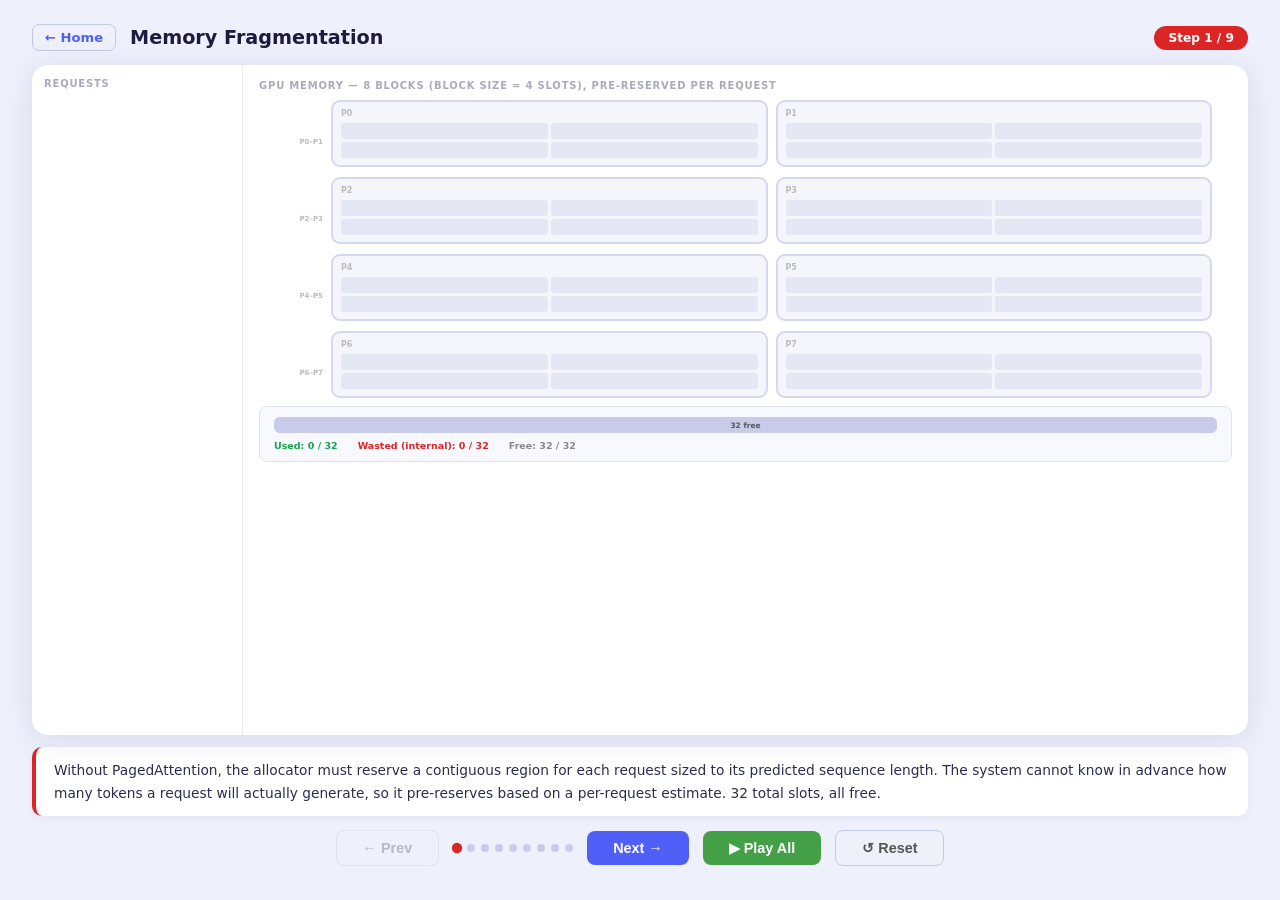
<file: vllm/fragmentation.html>
<!DOCTYPE html>
<html lang="en">
<head>
<meta charset="UTF-8">
<title>Memory Fragmentation — Without PagedAttention</title>
<style>
*{box-sizing:border-box;margin:0;padding:0}
body{background:#eef0fc;font-family:'Segoe UI',system-ui,sans-serif;display:flex;flex-direction:column;align-items:center;min-height:100vh;padding:24px 32px}

#topbar{display:flex;align-items:center;justify-content:space-between;width:calc(100vw - 32px);max-width:100%;margin-bottom:14px}
#topbar-left{display:flex;align-items:center;gap:14px}
h1{font-size:1.2rem;color:#1a1d3e;font-weight:700}
#step-pill{background:#dc2626;color:#fff;font-size:.76rem;font-weight:700;padding:5px 14px;border-radius:20px}
.home-btn{font-size:.82rem;color:#4f5ff8;text-decoration:none;font-weight:700;padding:5px 12px;border:1.5px solid #c0c8e8;border-radius:7px;background:#eef0fc}

#stage{position:relative;width:calc(100vw - 32px);max-width:100%;height:calc(100vh - 230px);background:#fff;border-radius:16px;box-shadow:0 4px 32px #1a1d3e1a;display:flex;overflow:hidden}

.panel-label{font-size:10px;font-weight:700;color:#aab;text-transform:uppercase;letter-spacing:.8px;margin-bottom:4px}
.divider{width:1px;background:#e8eaf6;flex-shrink:0}

/* ── Left panel ──────────────────────────────────────────────────────────── */
#left-panel{width:210px;flex-shrink:0;padding:13px 12px;display:flex;flex-direction:column;gap:8px;overflow:hidden}

.req-card{border-radius:8px;border:1.5px solid transparent;padding:8px 10px;opacity:0;transform:translateY(8px);transition:opacity 320ms ease,transform 320ms ease;flex-shrink:0}
.req-card.show{opacity:1;transform:translateY(0)}
.req-card.r1{border-color:#1e88e5;background:#f4f9ff}
.req-card.r2{border-color:#f57c00;background:#fffaf4}
.req-card.r3{border-color:#43a047;background:#f4fdf5}
.req-card.r4{border-color:#8e24aa;background:#fdf4ff}
.req-card.r5{border-color:#dc2626;background:#fef2f2}

.req-head{display:flex;align-items:center;justify-content:space-between;margin-bottom:4px}
.req-name{font-size:10px;font-weight:800}
.r1 .req-name{color:#1e88e5}.r2 .req-name{color:#f57c00}.r3 .req-name{color:#43a047}.r4 .req-name{color:#8e24aa}.r5 .req-name{color:#dc2626}

.req-badge{font-size:8px;font-weight:800;padding:2px 7px;border-radius:10px;text-transform:uppercase;letter-spacing:.4px}
.badge-running{background:#e8f5e9;color:#2e7d32}
.badge-waiting{background:#f0f2fa;color:#888}
.badge-complete{background:#dcfce7;color:#16a34a}
.badge-blocked{background:#fee2e2;color:#dc2626}

.req-info{font-size:8px;color:#888;line-height:1.5}
.req-info b{color:#444;font-weight:700}

/* ── Right panel ─────────────────────────────────────────────────────────── */
#right-panel{flex:1;padding:13px 16px;display:flex;flex-direction:column;gap:8px;min-width:0}

/* Memory rows */
#mem-grid{display:flex;flex-direction:column;gap:10px;flex-shrink:0}
.mem-row{display:flex;align-items:stretch;gap:8px}
.row-meta{width:64px;flex-shrink:0;display:flex;flex-direction:column;align-items:flex-end;justify-content:center;gap:2px}
.row-badge{padding:2px 7px;border-radius:4px;font-size:9px;font-weight:800;opacity:0;transition:opacity 300ms ease;text-align:center}
.row-badge.show{opacity:1}
.row-badge.r1{background:#dbeeff;color:#1e88e5}
.row-badge.r2{background:#fff3e0;color:#f57c00}
.row-badge.r3{background:#e8f5e9;color:#43a047}
.row-badge.r4{background:#f3e8ff;color:#8e24aa}
.row-addr{font-size:7px;color:#bbb;font-weight:600}
.cells-wrap{display:flex;gap:8px;flex:1;position:relative}

/* Paged-attention-style physical blocks */
.fblk{
  border-radius:9px;border:2px solid #d4d8f0;background:#f5f6fc;
  padding:7px 8px;display:flex;flex-direction:column;gap:4px;flex:1;
  transition:background 280ms ease,border-color 280ms ease,opacity 280ms ease;
}
.fblk.pop{animation:mcPop 300ms cubic-bezier(.34,1.56,.64,1)}
@keyframes mcPop{0%{transform:scale(.85);opacity:0}100%{transform:scale(1);opacity:1}}
/* Reserved */
.fblk.reserved.r1{background:#dbeeff44;border-color:#1e88e5;border-style:dashed}
.fblk.reserved.r2{background:#fff3e044;border-color:#f57c00;border-style:dashed}
.fblk.reserved.r3{background:#e8f5e944;border-color:#43a047;border-style:dashed}
.fblk.reserved.r4{background:#f3e8ff44;border-color:#8e24aa;border-style:dashed}
/* Active (filled/wasted) */
.fblk.r1{background:#dbeeff;border-color:#1e88e5}
.fblk.r2{background:#fff3e0;border-color:#f57c00}
.fblk.r3{background:#e8f5e9;border-color:#43a047}
.fblk.r4{background:#f3e8ff;border-color:#8e24aa}
/* Freed hole */
.fblk.hole{background:#fef9c3;border-color:#ca8a04;border-style:dashed}
/* Checking */
.fblk.checking{background:#fee2e2;border-color:#dc2626;animation:checkPulse 500ms ease}
@keyframes checkPulse{0%,100%{border-color:#dc2626}50%{box-shadow:0 0 0 3px #dc262640}}

.fblk-head{display:flex;justify-content:space-between;align-items:center;margin-bottom:1px}
.fblk-id{font-size:8px;font-weight:700;color:#bbb}
.fblk.r1 .fblk-id{color:#1e88e5}.fblk.r2 .fblk-id{color:#f57c00}
.fblk.r3 .fblk-id{color:#43a047}.fblk.r4 .fblk-id{color:#8e24aa}
.fblk.hole .fblk-id{color:#a16207}.fblk.checking .fblk-id{color:#dc2626}
.fblk.reserved .fblk-id{opacity:.7}
.fblk-owner{font-size:7px;font-weight:600;color:#ccc}
.fblk.r1 .fblk-owner{color:#1565c0}.fblk.r2 .fblk-owner{color:#e65100}
.fblk.r3 .fblk-owner{color:#1b5e20}.fblk.r4 .fblk-owner{color:#4a148c}
.fblk.hole .fblk-owner{color:#a16207}

.fkv-grid{display:grid;grid-template-columns:1fr 1fr;gap:3px}
.fs{height:16px;border-radius:3px;background:#e4e8f4;transition:background 200ms ease}
.fs.pop{animation:slotPop 280ms cubic-bezier(.34,1.56,.64,1)}
@keyframes slotPop{0%{transform:scale(0);opacity:0}100%{transform:scale(1);opacity:1}}
/* Slot states */
.fs.used.r1{background:#1e88e5}.fs.used.r2{background:#f57c00}
.fs.used.r3{background:#43a047}.fs.used.r4{background:#8e24aa}
.fs.wasted.r1{background:repeating-linear-gradient(-45deg,#c4dcf5 0,#c4dcf5 3px,#dbeeff 3px,#dbeeff 6px)}
.fs.wasted.r2{background:repeating-linear-gradient(-45deg,#ffd180 0,#ffd180 3px,#fff3e0 3px,#fff3e0 6px)}
.fs.wasted.r3{background:repeating-linear-gradient(-45deg,#a5d6a7 0,#a5d6a7 3px,#e8f5e9 3px,#e8f5e9 6px)}
.fs.wasted.r4{background:repeating-linear-gradient(-45deg,#ce93d8 0,#ce93d8 3px,#f3e8ff 3px,#f3e8ff 6px)}
.fs.hole{background:#fef9c3}
.fs.checking{background:#fee2e2}

/* Waste annotation that appears on the right of a row */
.waste-note{
  font-size:8px;font-weight:700;
  padding:2px 6px;border-radius:4px;
  opacity:0;transition:opacity 400ms ease;
  white-space:nowrap;flex-shrink:0;
}
.waste-note.show{opacity:1}
.waste-note.r1{color:#dc2626;background:#fee2e2}
.waste-note.r2{color:#dc2626;background:#fee2e2}
.waste-note.r3{color:#dc2626;background:#fee2e2}
.waste-note.r4{color:#dc2626;background:#fee2e2}

/* Row note (appears below a row for external frag feedback) */
.row-note{
  font-size:9px;font-weight:700;padding:3px 9px;border-radius:5px;
  opacity:0;transition:opacity 300ms ease;
  position:absolute;right:0;top:-22px;
  pointer-events:none;white-space:nowrap;
}
.row-note.show{opacity:1}
.row-note.too-small{background:#fef2f2;color:#dc2626;border:1px solid #fca5a5}
.row-note.ok{background:#f0fdf4;color:#16a34a;border:1px solid #86efac}

/* ── Stats bar ───────────────────────────────────────────────────────────── */
#stats-wrap{background:#f8f9ff;border-radius:8px;border:1px solid #e0e4f0;padding:10px 14px;flex-shrink:0}
#stats-track{height:16px;border-radius:6px;background:#e0e4f0;display:flex;overflow:hidden;margin-bottom:7px}
.seg{height:100%;transition:width 600ms ease;display:flex;align-items:center;justify-content:center;font-size:7.5px;font-weight:800;color:#fff;overflow:hidden;white-space:nowrap}
.seg-used{background:#43a047}
.seg-wasted{background:repeating-linear-gradient(-45deg,#ef4444 0,#ef4444 4px,#fca5a5 4px,#fca5a5 8px)}
.seg-free{background:#c8cce8;color:#555}
#stats-nums{display:flex;gap:20px;font-size:9.5px;font-weight:700}
.sn-used{color:#16a34a}.sn-wasted{color:#dc2626}.sn-free{color:#888}

/* Frag-type banner */
#frag-banner{
  background:#fef2f2;border:1.5px solid #dc2626;border-radius:7px;
  padding:6px 12px;font-size:11px;font-weight:700;color:#dc2626;
  opacity:0;transition:opacity 400ms ease;flex-shrink:0;
  display:flex;align-items:center;gap:6px;
}
#frag-banner.show{opacity:1}

#desc-box{width:calc(100vw - 32px);max-width:100%;margin-top:12px;padding:12px 18px;background:#fff;border-radius:10px;border-left:4px solid #dc2626;box-shadow:0 2px 10px #1a1d3e0d;font-size:.86rem;line-height:1.65;color:#2a2d4e;min-height:52px}
#controls{display:flex;align-items:center;gap:14px;margin-top:14px;flex-wrap:wrap;justify-content:center}
.ctrl{padding:9px 26px;border:none;border-radius:8px;cursor:pointer;font-size:.9rem;font-weight:700;transition:all .15s}
#btn-prev{background:#eef0fa;color:#555;border:1.5px solid #c0c8e8}
#btn-prev:hover:not(:disabled){background:#d8dcf0;color:#222}
#btn-prev:disabled{opacity:.35;cursor:default}
#btn-next{background:#4f5ff8;color:#fff}
#btn-next:hover:not(:disabled){background:#6472fa}
#btn-next:disabled{opacity:.35;cursor:default}
#btn-play{background:#43a047;color:#fff}
#btn-play:hover:not(:disabled){background:#56b25a}
#btn-play:disabled{opacity:.35;cursor:default}
#btn-reset{background:#eef0fa;color:#555;border:1.5px solid #c0c8e8}
#btn-reset:hover{background:#d8dcf0;color:#222}
#dots{display:flex;gap:6px;align-items:center}
.dot{width:8px;height:8px;border-radius:50%;background:#c8cce8;cursor:pointer;transition:all .2s}
.dot.active{background:#dc2626;transform:scale(1.3)}
</style>
</head>
<body>

<div id="topbar">
  <div id="topbar-left">
    <a class="home-btn" href="index.html">← Home</a>
    <h1>Memory Fragmentation</h1>
  </div>
  <span id="step-pill">Step 1 / 9</span>
</div>

<div id="stage">
  <div id="left-panel">
    <div class="panel-label">Requests</div>
    <!-- injected by JS -->
  </div>
  <div class="divider"></div>
  <div id="right-panel">
    <div style="display:flex;align-items:center;justify-content:space-between;flex-shrink:0">
      <div class="panel-label" style="margin:0">GPU Memory — 8 blocks (block size = 4 slots), pre-reserved per request</div>
      <div id="frag-banner"></div>
    </div>
    <div id="mem-grid"><!-- rows injected by JS --></div>
    <div id="stats-wrap">
      <div id="stats-track">
        <div class="seg seg-used" id="seg-used" style="width:0%"></div>
        <div class="seg seg-wasted" id="seg-wasted" style="width:0%"></div>
        <div class="seg seg-free" id="seg-free" style="width:100%">32 free</div>
      </div>
      <div id="stats-nums">
        <span class="sn-used" id="sn-used">Used: 0 / 32</span>
        <span class="sn-wasted" id="sn-wasted">Wasted (internal): 0 / 32</span>
        <span class="sn-free" id="sn-free">Free: 32 / 32</span>
      </div>
    </div>
  </div>
</div>

<div id="desc-box"></div>
<div id="controls">
  <button class="ctrl" id="btn-prev">← Prev</button>
  <div id="dots"></div>
  <button class="ctrl" id="btn-next">Next →</button>
  <button class="ctrl" id="btn-play">▶ Play All</button>
  <button class="ctrl" id="btn-reset">↺ Reset</button>
</div>

<script>
const sleep = ms => new Promise(r => setTimeout(r, ms));
const raf   = () => new Promise(r => requestAnimationFrame(r));
const raf2  = () => raf().then(raf);

// ── Config ─────────────────────────────────────────────────────────────────
// block_size = 4 slots, 2 blocks per request × 4 requests = 8 blocks = 32 slots
const BLOCK_SIZE = 4;
const REQS = [
  { id:'r1', num:1, label:'Req 1', nTok:3, alloc:8 },
  { id:'r2', num:2, label:'Req 2', nTok:6, alloc:8 },
  { id:'r3', num:3, label:'Req 3', nTok:2, alloc:8 },
  { id:'r4', num:4, label:'Req 4', nTok:7, alloc:8 },
];
const R5 = { id:'r5', num:5, label:'Req 5', nTok:9, nBlocks:3 };

// ── Build left panel cards ─────────────────────────────────────────────────
function buildCard(r) {
  const card = document.createElement('div');
  card.className = `req-card ${r.id}`;
  card.id = `card-${r.id}`;
  const info = r.nBlocks
    ? `predicted <b>${r.nTok}</b> tokens &nbsp;|&nbsp; needs <b>${r.nBlocks} contiguous blocks</b>`
    : `predicted <b>${r.nTok}</b> tokens &nbsp;|&nbsp; reserves <b>2 blocks</b> (${r.alloc} slots)`;
  card.innerHTML = `
    <div class="req-head">
      <span class="req-name">${r.label}</span>
      <span class="req-badge badge-waiting" id="badge-${r.id}">Waiting</span>
    </div>
    <div class="req-info" id="info-${r.id}">${info}</div>`;
  document.getElementById('left-panel').appendChild(card);
}
REQS.forEach(r => buildCard(r));
buildCard(R5);

function showCard(id) { document.getElementById(`card-${id}`).classList.add('show'); }
function setCardBadge(id, cls, text) {
  const el = document.getElementById(`badge-${id}`);
  el.className = `req-badge ${cls}`;
  el.textContent = text;
}
function setCardInfo(id, html) { document.getElementById(`info-${id}`).innerHTML = html; }

// ── Build memory rows — 2 paged-attention-style blocks per row ─────────────
const memGrid = document.getElementById('mem-grid');
REQS.forEach((r, ri) => {
  const row = document.createElement('div');
  row.className = 'mem-row'; row.id = `row-${ri}`;

  const meta = document.createElement('div');
  meta.className = 'row-meta';
  meta.innerHTML = `
    <div class="row-badge ${r.id}" id="row-badge-${ri}">${r.label}</div>
    <div class="row-addr">P${ri*2}–P${ri*2+1}</div>`;
  row.appendChild(meta);

  const wrap = document.createElement('div');
  wrap.className = 'cells-wrap'; wrap.id = `cwrap-${ri}`;

  for (let bi = 0; bi < 2; bi++) {
    const blk = document.createElement('div');
    blk.className = 'fblk'; blk.id = `fblk-${ri}-${bi}`;
    const slots = [0,1,2,3].map(si=>`<div class="fs" id="fs-${ri}-${bi}-${si}"></div>`).join('');
    blk.innerHTML = `
      <div class="fblk-head">
        <span class="fblk-id">P${ri*2+bi}</span>
        <span class="fblk-owner" id="fbo-${ri}-${bi}"></span>
      </div>
      <div class="fkv-grid">${slots}</div>`;
    wrap.appendChild(blk);
  }
  row.appendChild(wrap);

  const note = document.createElement('div');
  note.className = 'waste-note'; note.id = `waste-note-${ri}`;
  row.appendChild(note);

  memGrid.appendChild(row);
});

function showRowBadge(ri) { document.getElementById(`row-badge-${ri}`).classList.add('show'); }
function hideRowBadge(ri) { document.getElementById(`row-badge-${ri}`).classList.remove('show'); }

// ── Block / slot helpers ───────────────────────────────────────────────────
function getBlk(ri, bi) { return document.getElementById(`fblk-${ri}-${bi}`); }
function getSlot(ri, bi, si) { return document.getElementById(`fs-${ri}-${bi}-${si}`); }

function setBlkClass(ri, bi, cls) {
  getBlk(ri, bi).className = `fblk${cls?' '+cls:''}`;
}
function setSlotClass(ri, bi, si, cls) {
  getSlot(ri, bi, si).className = `fs${cls?' '+cls:''}`;
}
function clearRow(ri) {
  for (let bi = 0; bi < 2; bi++) {
    setBlkClass(ri, bi, '');
    document.getElementById(`fbo-${ri}-${bi}`).textContent = '';
    for (let si = 0; si < 4; si++) setSlotClass(ri, bi, si, '');
  }
}

// ── Stats bar ──────────────────────────────────────────────────────────────
function updateStats(used, wasted, free) {
  const t = 32;
  document.getElementById('seg-used').style.width    = `${used/t*100}%`;
  document.getElementById('seg-wasted').style.width  = `${wasted/t*100}%`;
  document.getElementById('seg-free').style.width    = `${free/t*100}%`;
  document.getElementById('seg-free').textContent    = free > 0 ? `${free} free` : '';
  document.getElementById('sn-used').textContent     = `Used: ${used} / ${t} (${Math.round(used/t*100)}%)`;
  document.getElementById('sn-wasted').textContent   = `Wasted (internal): ${wasted} / ${t} (${Math.round(wasted/t*100)}%)`;
  document.getElementById('sn-free').textContent     = `Free: ${free} / ${t}`;
}

// ── Frag banner ────────────────────────────────────────────────────────────
function showBanner(text) {
  const b = document.getElementById('frag-banner');
  b.textContent = text; b.classList.add('show');
}
function hideBanner() { document.getElementById('frag-banner').classList.remove('show'); }

// ── Waste note (per row) ───────────────────────────────────────────────────
function showWasteNote(ri, req, waste) {
  const el = document.getElementById(`waste-note-${ri}`);
  el.className = `waste-note ${req} show`;
  el.textContent = `${waste} slots wasted`;
}
function hideWasteNote(ri) {
  document.getElementById(`waste-note-${ri}`).classList.remove('show');
}

// ── Row note (external frag) ───────────────────────────────────────────────
function showRowNote(ri, type, text) {
  let el = document.getElementById(`row-note-${ri}`);
  if (!el) {
    el = document.createElement('div');
    el.id = `row-note-${ri}`;
    document.getElementById(`cwrap-${ri}`).style.position = 'relative';
    document.getElementById(`cwrap-${ri}`).appendChild(el);
  }
  el.className = `row-note ${type} show`;
  el.textContent = text;
}
function hideRowNote(ri) {
  const el = document.getElementById(`row-note-${ri}`);
  if (el) el.classList.remove('show');
}

// ── Instant (non-animated) row state ──────────────────────────────────────
function instRow(ri, state) {
  const r = REQS[ri];
  showRowBadge(ri); showCard(r.id);
  if (state === 'reserved') {
    for (let bi = 0; bi < 2; bi++) {
      setBlkClass(ri, bi, `reserved ${r.id}`);
      document.getElementById(`fbo-${ri}-${bi}`).textContent = r.label;
    }
    setCardBadge(r.id, 'badge-running', 'Running');
  } else if (state === 'filled') {
    let tok = 0;
    for (let bi = 0; bi < 2; bi++) {
      setBlkClass(ri, bi, r.id);
      document.getElementById(`fbo-${ri}-${bi}`).textContent = r.label;
      for (let si = 0; si < 4; si++) {
        setSlotClass(ri, bi, si, tok < r.nTok ? `used ${r.id}` : `wasted ${r.id}`);
        tok++;
      }
    }
    showWasteNote(ri, r.id, r.alloc - r.nTok);
    setCardBadge(r.id, 'badge-running', 'Running');
  } else if (state === 'hole') {
    for (let bi = 0; bi < 2; bi++) {
      setBlkClass(ri, bi, 'hole');
      document.getElementById(`fbo-${ri}-${bi}`).textContent = 'free';
      for (let si = 0; si < 4; si++) setSlotClass(ri, bi, si, 'hole');
    }
    hideWasteNote(ri);
    setCardBadge(r.id, 'badge-complete', 'Complete ✓');
  } else if (state === 'checking') {
    for (let bi = 0; bi < 2; bi++) {
      setBlkClass(ri, bi, 'checking');
      document.getElementById(`fbo-${ri}-${bi}`).textContent = '✗';
      for (let si = 0; si < 4; si++) setSlotClass(ri, bi, si, 'checking');
    }
  }
}

// ── Animated helpers ───────────────────────────────────────────────────────
async function animReserve(ri, req) {
  showRowBadge(ri); showCard(req.id);
  setCardBadge(req.id, 'badge-running', 'Running');
  for (let bi = 0; bi < 2; bi++) {
    const b = getBlk(ri, bi);
    setBlkClass(ri, bi, `reserved ${req.id}`);
    document.getElementById(`fbo-${ri}-${bi}`).textContent = req.label;
    b.classList.add('pop');
    b.addEventListener('animationend', () => b.classList.remove('pop'), {once:true});
    await sleep(120);
  }
}

async function animFill(ri, req) {
  let tok = 0;
  for (let bi = 0; bi < 2; bi++) {
    setBlkClass(ri, bi, req.id);
    document.getElementById(`fbo-${ri}-${bi}`).textContent = req.label;
    for (let si = 0; si < 4; si++) {
      const sl = getSlot(ri, bi, si);
      const cls = tok < req.nTok ? `used ${req.id}` : `wasted ${req.id}`;
      setSlotClass(ri, bi, si, cls);
      sl.classList.add('pop');
      sl.addEventListener('animationend', () => sl.classList.remove('pop'), {once:true});
      tok++;
      await sleep(tok <= req.nTok ? 80 : 55);
    }
  }
  if (req.alloc - req.nTok > 0) showWasteNote(ri, req.id, req.alloc - req.nTok);
}

async function animFree(ri, req) {
  setCardBadge(req.id, 'badge-complete', 'Complete ✓');
  for (let bi = 0; bi < 2; bi++) {
    setBlkClass(ri, bi, 'hole');
    document.getElementById(`fbo-${ri}-${bi}`).textContent = 'free';
    for (let si = 0; si < 4; si++) setSlotClass(ri, bi, si, 'hole');
    await sleep(80);
  }
  hideWasteNote(ri);
}

// ── Reset ──────────────────────────────────────────────────────────────────
function resetAll() {
  REQS.forEach((r, ri) => {
    clearRow(ri);
    hideRowBadge(ri); hideWasteNote(ri); hideRowNote(ri);
    const card = document.getElementById(`card-${r.id}`);
    if (card) { card.classList.remove('show'); setCardBadge(r.id,'badge-waiting','Waiting'); }
  });
  const r5card = document.getElementById('card-r5');
  if (r5card) { r5card.classList.remove('show'); setCardBadge('r5','badge-waiting','Waiting'); }
  updateStats(0, 0, 32); hideBanner();
}

// ── Instant state ──────────────────────────────────────────────────────────
function applyInstant(n) {
  if (n <= 0) return;
  if (n >= 1) instRow(0, 'reserved');
  if (n >= 2) instRow(0, 'filled');
  if (n >= 3) instRow(1, 'filled');
  if (n >= 4) instRow(2, 'filled');
  if (n >= 5) {
    instRow(3, 'filled');
    updateStats(18, 14, 0);
    showBanner('⚠ Internal Fragmentation — 44% of memory is idle but locked');
  } else {
    if (n===1) updateStats(0,0,32);
    else if (n===2) updateStats(3,5,24);
    else if (n===3) updateStats(9,7,16);
    else if (n===4) updateStats(11,13,8);
  }
  if (n >= 6) {
    instRow(0, 'hole'); instRow(2, 'hole');
    showBanner('⚠ External Fragmentation — 16 free slots in 2 separate gaps');
    updateStats(13, 3, 16);
  }
  if (n >= 7) {
    showCard('r5');
    setCardBadge('r5','badge-blocked','BLOCKED');
    setCardInfo('r5','predicted <b>9</b> tokens &nbsp;|&nbsp; needs <b>3 contiguous blocks</b> — no gap fits');
    instRow(0, 'checking'); instRow(2, 'checking');
    showRowNote(0, 'too-small', '✗ Only 2 free blocks — need 3');
    showRowNote(2, 'too-small', '✗ Only 2 free blocks — need 3');
    showBanner('✗ External Fragmentation — R5 BLOCKED despite 16 free slots');
  }
}

// ── Steps ─────────────────────────────────────────────────────────────────
const STEPS = [
  {
    desc: 'Without PagedAttention, the allocator must reserve a contiguous region for each request sized to its predicted sequence length. The system cannot know in advance how many tokens a request will actually generate, so it pre-reserves based on a per-request estimate. 32 total slots, all free.',
    async run() {}
  },
  {
    desc: 'Request 1 arrives. Its predicted sequence length is 8 tokens, so the allocator immediately locks in 2 blocks (P0–P1, 8 slots total). Without PagedAttention the allocation must be contiguous — all tokens for a request must land in consecutive addresses.',
    async run() { await animReserve(0, REQS[0]); }
  },
  {
    desc: 'R1 generates only 3 tokens and finishes. Slots 3–7 (shown as striped) are locked inside P0 and P1 for R1\'s entire lifetime — no other request can use them. This is internal fragmentation: wasted KV slots inside a live allocation because the prediction overshot actual generation.',
    async run() {
      await animFill(0, REQS[0]);
      updateStats(3, 5, 24);
      showBanner('⚠ Internal Fragmentation — 5/8 slots in R1\'s blocks are idle');
    }
  },
  {
    desc: 'R2 arrives — predicted 8 tokens, reserves blocks P2–P3. Generates 6 tokens, 2 striped (wasted). Over-reservation is the norm: predictions are imprecise and the system must pre-commit.',
    async run() {
      hideBanner();
      await animReserve(1, REQS[1]);
      await animFill(1, REQS[1]);
      updateStats(9, 7, 16);
    }
  },
  {
    desc: 'R3 arrives — predicted 8 tokens, reserves P4–P5. Generates only 2 tokens. 6 of 8 slots (75%) are wasted inside R3\'s blocks. Only 8 slots remain free.',
    async run() {
      await animReserve(2, REQS[2]);
      await animFill(2, REQS[2]);
      updateStats(11, 13, 8);
    }
  },
  {
    desc: 'R4 arrives — predicted 8 tokens, reserves P6–P7. Generates 7 tokens, 1 slot idle. Memory is now 100% committed. Stats: 18/32 slots hold real KV data (56%), 14/32 slots are reserved-but-idle (44%). The system rejects new requests even though nearly half of all KV slots are empty.',
    async run() {
      await animReserve(3, REQS[3]);
      await animFill(3, REQS[3]);
      updateStats(18, 14, 0);
      showBanner('⚠ Internal Fragmentation — 44% of memory locked but idle');
    }
  },
  {
    desc: 'R1 and R3 finish. Their blocks (P0–P1 and P4–P5) are freed — 16 slots released, shown in yellow. Surely a new request can now be served?',
    async run() {
      hideBanner();
      await Promise.all([animFree(0, REQS[0]), animFree(2, REQS[2])]);
      updateStats(13, 3, 16);
      showBanner('⚠ External Fragmentation — 16 free slots in 2 separate gaps');
    }
  },
  {
    desc: 'Request 5 arrives needing 9 tokens — that\'s 3 blocks (⌈9/4⌉). Gap 1 (P0–P1): only 2 free blocks — not enough. Gap 2 (P4–P5): also only 2 free blocks. R2\'s live blocks (P2–P3) sit between them, preventing any merge. R5 is BLOCKED despite 16 free slots spread across 4 blocks.',
    async run() {
      showCard('r5');
      setCardBadge('r5','badge-waiting','Checking...');
      setCardInfo('r5','predicted <b>9</b> tokens &nbsp;|&nbsp; needs <b>3 contiguous blocks</b>');
      await sleep(400);

      // Check gap 1 (row 0)
      instRow(0, 'checking');
      await sleep(400);
      showRowNote(0, 'too-small', '✗ Only 2 free blocks — need 3');
      await sleep(700);

      // Check gap 2 (row 2)
      instRow(2, 'checking');
      await sleep(400);
      showRowNote(2, 'too-small', '✗ Only 2 free blocks — need 3');
      await sleep(500);

      setCardBadge('r5','badge-blocked','BLOCKED');
      setCardInfo('r5','predicted <b>9</b> tokens &nbsp;|&nbsp; needs <b>3 contiguous blocks</b> — no gap fits');
      showBanner('✗ External Fragmentation — R5 BLOCKED despite 16 free slots');
    }
  },
  {
    desc: 'Both fragmentation types shown. Internal: 44% of allocated memory was idle — wasted because predicted lengths overshoot actual generation. External: 16 free slots couldn\'t satisfy R5 because R2\'s live blocks (P2–P3) split them into two non-adjacent gaps of 2 blocks each. PagedAttention eliminates both: blocks are allocated one at a time on demand (only the last block can be partial), and non-contiguous blocks are stitched together via the logical block table — no contiguous reservation needed.',
    async run() {}
  },
];

// ── Navigation ────────────────────────────────────────────────────────────
let cur = 0, busy = false, playActive = false;

async function goTo(n) {
  if (busy || n < 0 || n >= STEPS.length) return;
  busy = true; setUI(false);
  if (n <= cur) { resetAll(); applyInstant(n); }
  else {
    if (n - cur > 1) { resetAll(); applyInstant(n-1); }
    await STEPS[n].run();
  }
  cur = n; busy = false; updateUI();
}

async function playAll() {
  if (busy) return;
  playActive = true;
  document.getElementById('btn-play').textContent = '■ Stop';
  document.getElementById('btn-play').style.background = '#e53935';
  document.getElementById('btn-play').onclick = stopPlay;
  while (cur < STEPS.length-1 && playActive) { await goTo(cur+1); await sleep(1000); }
  endPlay();
}
function stopPlay() { playActive = false; endPlay(); }
function endPlay() {
  playActive = false;
  const btn = document.getElementById('btn-play');
  btn.textContent = '▶ Play All'; btn.style.background = '#43a047'; btn.onclick = playAll;
  updateUI();
}
function setUI(en) { ['btn-prev','btn-next','btn-play','btn-reset'].forEach(id => document.getElementById(id).disabled = !en); }
function updateUI() {
  document.getElementById('step-pill').textContent = `Step ${cur+1} / ${STEPS.length}`;
  document.getElementById('desc-box').textContent  = STEPS[cur].desc;
  document.getElementById('btn-prev').disabled = cur === 0;
  document.getElementById('btn-next').disabled = cur === STEPS.length-1;
  document.getElementById('btn-play').disabled = cur === STEPS.length-1;
  document.getElementById('btn-reset').disabled = false;
  document.querySelectorAll('.dot').forEach((d,i) => d.classList.toggle('active', i === cur));
}

STEPS.forEach((_,i) => {
  const d = document.createElement('div');
  d.className = 'dot' + (i===0?' active':'');
  d.addEventListener('click', () => { stopPlay(); goTo(i); });
  document.getElementById('dots').appendChild(d);
});
document.getElementById('btn-prev').addEventListener('click',  () => { stopPlay(); goTo(cur-1); });
document.getElementById('btn-next').addEventListener('click',  () => { stopPlay(); goTo(cur+1); });
document.getElementById('btn-play').addEventListener('click',  playAll);
document.getElementById('btn-reset').addEventListener('click', () => { stopPlay(); goTo(0); });
document.addEventListener('keydown', e => {
  if (e.key==='ArrowRight'||e.key===' '){e.preventDefault();stopPlay();goTo(cur+1);}
  if (e.key==='ArrowLeft'){e.preventDefault();stopPlay();goTo(cur-1);}
});
updateUI();
</script>
</body>
</html>
</file>
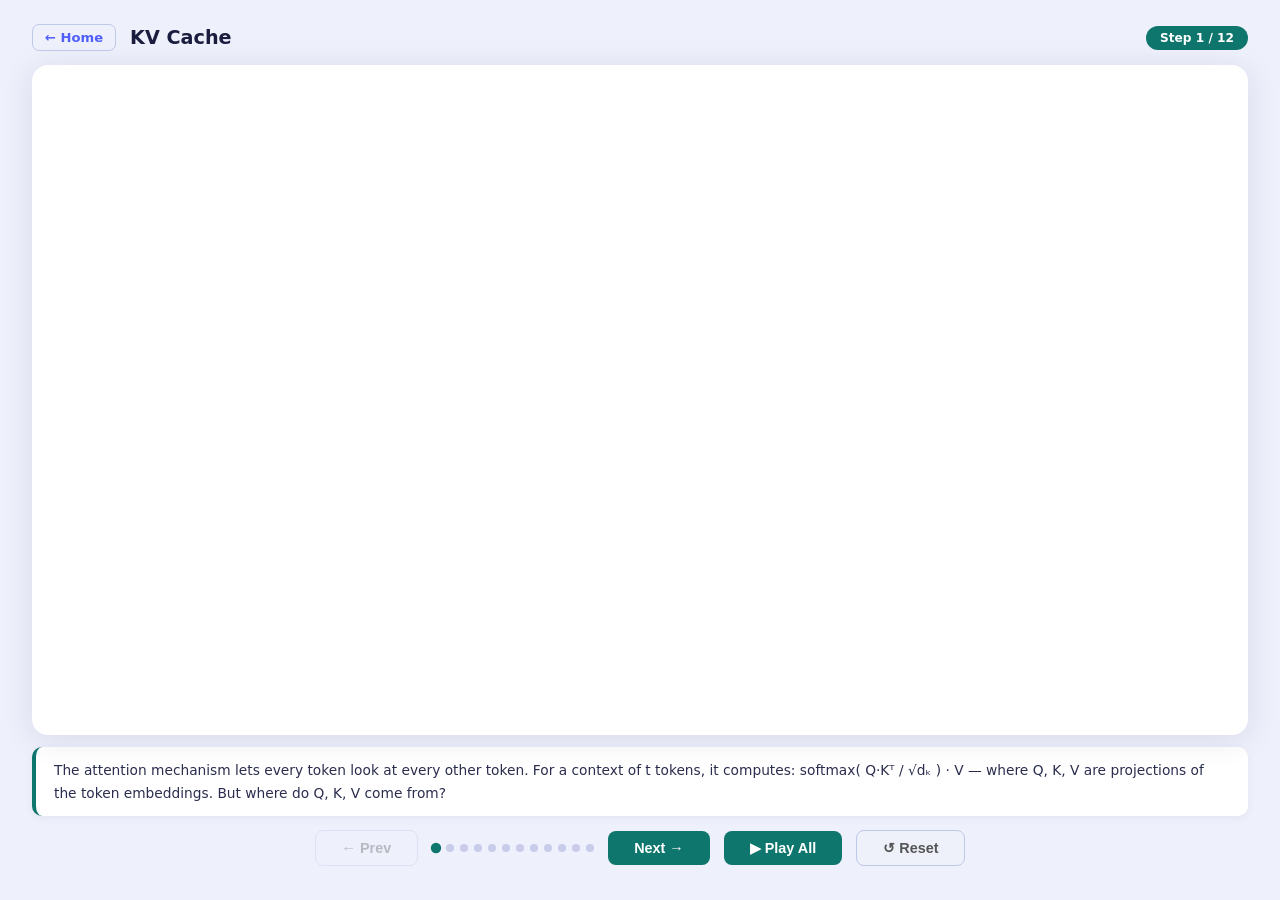
<file: vllm/kv-cache.html>
<!DOCTYPE html>
<html lang="en">
<head>
<meta charset="UTF-8">
<title>KV Cache — Attention Matrix to Vector</title>
<style>
*{box-sizing:border-box;margin:0;padding:0}
body{background:#eef0fc;font-family:'Segoe UI',system-ui,sans-serif;display:flex;flex-direction:column;align-items:center;min-height:100vh;padding:24px 32px}

#topbar{display:flex;align-items:center;justify-content:space-between;width:calc(100vw - 64px);max-width:100%;margin-bottom:14px}
#topbar-left{display:flex;align-items:center;gap:14px}
h1{font-size:1.2rem;color:#1a1d3e;font-weight:700}
#step-pill{background:#0f766e;color:#fff;font-size:.76rem;font-weight:700;padding:5px 14px;border-radius:20px}
.home-btn{font-size:.82rem;color:#4f5ff8;text-decoration:none;font-weight:700;padding:5px 12px;border:1.5px solid #c0c8e8;border-radius:7px;background:#eef0fc}

/* ── Stage ──────────────────────────────────────────────────────────────── */
#stage{
  position:relative;
  width:calc(100vw - 64px);max-width:100%;height:calc(100vh - 230px);
  background:#fff;border-radius:16px;
  box-shadow:0 4px 32px #1a1d3e1a;
  display:flex;flex-direction:column;
  overflow:hidden;padding:20px 24px 14px;gap:10px;
}

/* ── Formula bar ────────────────────────────────────────────────────────── */
#formula-bar{
  flex-shrink:0;
  display:flex;align-items:center;justify-content:center;gap:6px;
  font-size:.88rem;font-weight:600;color:#475569;
  background:#f8fafc;border-radius:8px;padding:8px 16px;border:1.5px solid #e2e8f0;
  opacity:0;transition:opacity 400ms ease;
}
#formula-bar.show{opacity:1}
#formula-bar .hi{font-weight:800;color:#0f766e}
#formula-bar .op{color:#94a3b8;margin:0 2px}

/* ── Main matrix equation area ─────────────────────────────────────────── */
#equation-area{
  flex:1;display:flex;align-items:center;justify-content:center;gap:0;
  min-height:0;overflow:hidden;
}

/* Equation block: one matrix + label + dim */
.eq-block{
  display:flex;flex-direction:column;align-items:center;gap:5px;
  opacity:0;transition:opacity 350ms ease;
}
.eq-block.show{opacity:1}

.mat-name{
  font-size:11px;font-weight:800;color:#64748b;
  letter-spacing:.3px;
}
.mat-name .sub{font-size:9px}

/* The actual matrix grid */
.mat-grid{
  display:grid;gap:4px;
  transition:grid-template-rows 600ms cubic-bezier(.4,0,.2,1);
}
.mat-cell{
  width:20px;height:20px;border-radius:3px;
  background:#e2e8f0;
  transition:background 350ms ease,opacity 350ms ease,transform 350ms ease;
}
/* Token-colored cells (Q, K, V) */
.mc-tok0{background:#1e88e5cc}
.mc-tok1{background:#43a047cc}
.mc-tok2{background:#f57c00cc}
.mc-tok3{background:#7c3aedcc}
/* New decode token T5 — amber/gold */
.mc-tok4{background:#f59e0bcc}
.mat-cell.new-tok{outline:2px dashed #f59e0b;outline-offset:1px}
/* Faded (non-active rows in decode mode) */
.mat-cell.faded{opacity:0.12}
/* Highlighted (current token row) */
.mat-row-highlight .mat-cell{outline:1.5px solid #0f766e;outline-offset:1px}
/* Score/attention heatmap cells */
.mc-attn-0{background:#dbeffe}
.mc-attn-1{background:#93c5fd}
.mc-attn-2{background:#3b82f6}
.mc-attn-3{background:#1d4ed8}
/* Zero (masked) */
.mc-zero{background:#f1f5f9;opacity:.35}
/* Output cells */
.mc-out{background:linear-gradient(135deg,#0f766ecc,#0891b2cc)}

/* Dimension label below matrix */
.dim-lbl{
  font-size:9px;font-weight:700;color:#94a3b8;font-family:'Menlo','Courier New',monospace;
  transition:color 400ms ease;
}
.dim-lbl.highlight{color:#0f766e}

/* Cached badge on K^T and V */
.cached-badge{
  font-size:8px;font-weight:800;padding:1px 6px;border-radius:5px;
  background:#ccfbf1;color:#0f766e;border:1px solid #99f6e4;
  opacity:0;transition:opacity 300ms ease;
  margin-top:1px;
}
.cached-badge.show{opacity:1}

/* Badge for the newly-computed token row */
.new-tok-badge{
  font-size:8px;font-weight:800;padding:1px 6px;border-radius:5px;
  background:#fef3c7;color:#92400e;border:1px solid #fde68a;
  opacity:0;transition:opacity 300ms ease;
  margin-top:2px;display:block;
}
.new-tok-badge.show{opacity:1}

/* Operator symbols between blocks */
.eq-op{
  font-size:22px;font-weight:200;color:#cbd5e1;
  padding:0 8px;flex-shrink:0;
  opacity:0;transition:opacity 350ms ease;
  align-self:center;margin-bottom:28px; /* offset so it aligns with matrix center */
}
.eq-op.show{opacity:1}
.eq-op.highlight{color:#0f766e;font-weight:600}

/* Softmax connector */
.softmax-arrow{
  display:flex;flex-direction:column;align-items:center;gap:2px;
  padding:0 6px;flex-shrink:0;
  opacity:0;transition:opacity 350ms ease;
  align-self:center;margin-bottom:28px;
}
.softmax-arrow.show{opacity:1}
.softmax-arrow-line{width:28px;height:2px;background:#94a3b8}
.softmax-label{font-size:8px;font-weight:700;color:#94a3b8;white-space:nowrap}

/* ── Bottom stats bar ───────────────────────────────────────────────────── */
#stats-bar{
  flex-shrink:0;
  display:flex;gap:10px;flex-wrap:wrap;align-items:stretch;
}
.stat-chip{
  padding:7px 12px;border-radius:8px;border:1.5px solid #e2e8f0;
  display:flex;flex-direction:column;gap:1px;
  opacity:0;transition:opacity 350ms ease;
  flex:1;min-width:120px;
}
.stat-chip.show{opacity:1}
.stat-chip.highlight{border-color:#0f766e;background:#f0fdfa}
.stat-chip.warn{border-color:#f59e0b;background:#fffbeb}
.chip-val{font-size:13px;font-weight:800;color:#1a1d3e}
.chip-val.green{color:#0f766e}
.chip-val.amber{color:#b45309}
.chip-lbl{font-size:8px;font-weight:600;color:#aaa;text-transform:uppercase;letter-spacing:.4px}

/* ── Scale overlay ─────────────────────────────────────────────────────── */
#scale-overlay{
  position:absolute;inset:0;background:#fff;border-radius:16px;
  padding:28px 32px;
  display:grid;grid-template-columns:1fr 1fr;gap:20px;
  opacity:0;pointer-events:none;transition:opacity 400ms ease;
}
#scale-overlay.show{opacity:1;pointer-events:auto}

.scale-card{border-radius:12px;padding:20px 22px;display:flex;flex-direction:column;gap:12px}
.scale-card.naive{background:#fffbeb;border:2px solid #fde68a}
.scale-card.cache{background:#f0fdfa;border:2px solid #99f6e4}
.sc-title{font-size:13px;font-weight:800}
.sc-title.naive{color:#92400e}
.sc-title.cache{color:#0f766e}
.sc-formula{font-family:'Menlo','Courier New',monospace;font-size:1rem;font-weight:700;
  background:#fff;padding:8px 12px;border-radius:6px;color:#1a1d3e}
.sc-table{display:grid;grid-template-columns:1fr 1fr;gap:5px 20px;font-size:.83rem;color:#444}
.sc-table b{color:#1a1d3e;font-weight:700}
.sc-note{font-size:.8rem;line-height:1.55;padding:8px 10px;border-radius:7px}
.sc-note.naive{background:#fef3c7;color:#92400e}
.sc-note.cache{background:#ccfbf1;color:#0f766e}

/* ── Controls ───────────────────────────────────────────────────────────── */
#desc-box{width:calc(100vw - 64px);max-width:100%;margin-top:12px;padding:12px 18px;background:#fff;
  border-radius:10px;border-left:4px solid #0f766e;box-shadow:0 2px 10px #1a1d3e0d;
  font-size:.86rem;line-height:1.65;color:#2a2d4e;min-height:52px}
#controls{display:flex;align-items:center;gap:14px;margin-top:14px;flex-wrap:wrap;justify-content:center}
.ctrl{padding:9px 26px;border:none;border-radius:8px;cursor:pointer;font-size:.9rem;font-weight:700;transition:all .15s}
#btn-prev{background:#eef0fa;color:#555;border:1.5px solid #c0c8e8}
#btn-prev:hover:not(:disabled){background:#d8dcf0;color:#222}
#btn-prev:disabled{opacity:.35;cursor:default}
#btn-next{background:#0f766e;color:#fff}
#btn-next:hover:not(:disabled){background:#115e59}
#btn-next:disabled{opacity:.35;cursor:default}
#btn-play{background:#0f766e;color:#fff}
#btn-play:hover:not(:disabled){background:#115e59}
#btn-play:disabled{opacity:.35;cursor:default}
#btn-reset{background:#eef0fa;color:#555;border:1.5px solid #c0c8e8}
#btn-reset:hover{background:#d8dcf0;color:#222}
#dots{display:flex;gap:6px;align-items:center}
.dot{width:8px;height:8px;border-radius:50%;background:#c8cce8;cursor:pointer;transition:all .2s}
.dot.active{background:#0f766e;transform:scale(1.3)}

@keyframes cellPop{from{transform:scale(0);opacity:0}to{transform:scale(1);opacity:1}}
.cell-pop{animation:cellPop 220ms cubic-bezier(.34,1.56,.64,1) forwards}
@keyframes rowPop{from{opacity:0;transform:translateY(4px)}to{opacity:1;transform:translateY(0)}}

/* ── Weight projection overlay ─────────────────────────────────────────── */
#weight-overlay{
  position:absolute;inset:0;background:#fff;border-radius:16px;
  padding:18px 24px 14px;
  display:flex;flex-direction:column;gap:6px;
  opacity:0;pointer-events:none;transition:opacity 400ms ease;z-index:5;
}
#weight-overlay.show{opacity:1;pointer-events:auto}
.wo-header{font-size:10px;font-weight:700;color:#94a3b8;text-transform:uppercase;letter-spacing:.7px;flex-shrink:0}
.wo-rows{display:flex;flex-direction:column;gap:0;flex:1;justify-content:space-evenly}
.wo-row{
  display:flex;align-items:center;gap:10px;
  opacity:0;transform:translateX(-8px);
  transition:opacity 350ms ease,transform 350ms ease;
}
.wo-row.show{opacity:1;transform:translateX(0)}
.wo-lbl{font-size:13px;font-weight:800;width:26px;flex-shrink:0;text-align:right}
.wo-block{display:flex;flex-direction:column;align-items:center;gap:3px;flex-shrink:0}
.wo-name{font-size:8.5px;font-weight:700;color:#64748b;text-align:center}
.wo-grid{display:grid;gap:2px}
.wc{width:14px;height:14px;border-radius:2px;background:#e2e8f0;
    opacity:0;transition:opacity 180ms ease,transform 180ms cubic-bezier(.34,1.56,.64,1);
    transform:scale(.5)}
.wc.show{opacity:1;transform:scale(1)}
/* embed cells reuse tok colors at smaller size */
.wc-tok0{background:#1e88e5cc}.wc-tok1{background:#43a047cc}
.wc-tok2{background:#f57c00cc}.wc-tok3{background:#7c3aedcc}
.wc-tok4{background:#f59e0bcc}
.wc-w{background:#6366f166;border:1px solid #6366f133}
.wc-q{background:#0f766ecc}
.wc-k{background:#b45309cc}
.wc-v{background:#7c3aed99}
.wo-op{font-size:22px;font-weight:200;color:#cbd5e1;flex-shrink:0;line-height:1}
.wo-dim{font-size:8px;font-weight:600;color:#94a3b8;font-family:'Menlo',monospace;min-width:56px}
.wo-note{font-size:9px;color:#94a3b8;font-style:italic;flex:1}
.wo-badge{
  font-size:8px;font-weight:700;padding:2px 7px;border-radius:5px;
  background:#ccfbf1;color:#0f766e;border:1px solid #99f6e4;
  opacity:0;transition:opacity 350ms ease;flex-shrink:0;
}
.wo-badge.show{opacity:1}
.wo-divider{height:1px;background:#f0f2fa;flex-shrink:0}
</style>
</head>
<body>

<div id="topbar">
  <div id="topbar-left">
    <a class="home-btn" href="index.html">← Home</a>
    <h1>KV Cache</h1>
  </div>
  <span id="step-pill">Step 1 / 12</span>
</div>

<div id="stage">

  <!-- Attention formula -->
  <div id="formula-bar">
    <span>Attention(Q, K, V)</span>
    <span class="op">=</span>
    <span>softmax</span><span class="op">(</span>
    <span class="hi">Q · Kᵀ</span>
    <span class="op">/</span>
    <span>√d<sub>k</sub></span>
    <span class="op">)</span>
    <span class="op">·</span>
    <span class="hi">V</span>
  </div>

  <!-- Main equation: [Q/q] × [K^T] = [S] → softmax → [α] × [V] = [out] -->
  <div id="equation-area">

    <!-- Q or q_t -->
    <div class="eq-block" id="blk-q">
      <div class="mat-name" id="q-name">Q</div>
      <div class="mat-grid" id="q-grid" style="grid-template-columns:repeat(8,20px)"></div>
      <div class="dim-lbl" id="q-dim">(t × dₖ)</div>
    </div>

    <div class="eq-op" id="op1">×</div>

    <!-- K^T -->
    <div class="eq-block" id="blk-kt">
      <div class="mat-name">Kᵀ</div>
      <div style="position:relative;display:inline-block">
        <div class="mat-grid" id="kt-grid" style="grid-template-columns:repeat(4,20px)"></div>
        <div class="cached-badge" id="kt-cache-badge">⟵ CACHED</div>
        <div class="new-tok-badge" id="kt-new-badge">T5: embed × Wₖ → NEW ↑</div>
      </div>
      <div class="dim-lbl" id="kt-dim">(dₖ × t)</div>
    </div>

    <div class="eq-op" id="op2">=</div>

    <!-- Score matrix S -->
    <div class="eq-block" id="blk-s">
      <div class="mat-name" id="s-name">S (scores)</div>
      <div class="mat-grid" id="s-grid" style="grid-template-columns:repeat(4,20px)"></div>
      <div class="dim-lbl" id="s-dim">(t × t)</div>
    </div>

    <!-- Softmax arrow -->
    <div class="softmax-arrow" id="softmax-arrow">
      <div class="softmax-arrow-line"></div>
      <div class="softmax-label">softmax / √dₖ</div>
      <div class="softmax-arrow-line"></div>
    </div>

    <!-- α (attention weights after softmax) -->
    <div class="eq-block" id="blk-a">
      <div class="mat-name" id="a-name">α (weights)</div>
      <div class="mat-grid" id="a-grid" style="grid-template-columns:repeat(4,20px)"></div>
      <div class="dim-lbl" id="a-dim">(t × t)</div>
    </div>

    <div class="eq-op" id="op3">×</div>

    <!-- V -->
    <div class="eq-block" id="blk-v">
      <div class="mat-name">V</div>
      <div style="position:relative;display:inline-block">
        <div class="mat-grid" id="v-grid" style="grid-template-columns:repeat(8,20px)"></div>
        <div class="cached-badge" id="v-cache-badge">⟵ CACHED</div>
        <div class="new-tok-badge" id="v-new-badge">T5: embed × Wᵥ → NEW →</div>
      </div>
      <div class="dim-lbl" id="v-dim">(t × dₖ)</div>
    </div>

    <div class="eq-op" id="op4">=</div>

    <!-- Output -->
    <div class="eq-block" id="blk-out">
      <div class="mat-name" id="out-name">output</div>
      <div class="mat-grid" id="out-grid" style="grid-template-columns:repeat(8,20px)"></div>
      <div class="dim-lbl" id="out-dim">(t × dₖ)</div>
    </div>

  </div>

  <!-- Stats chips -->
  <div id="stats-bar">
    <div class="stat-chip" id="chip-mode">
      <span class="chip-val" id="chip-mode-val">—</span>
      <span class="chip-lbl">Computation type</span>
    </div>
    <div class="stat-chip" id="chip-q-shape">
      <span class="chip-val" id="chip-qs-val">—</span>
      <span class="chip-lbl">Q shape</span>
    </div>
    <div class="stat-chip" id="chip-score-shape">
      <span class="chip-val" id="chip-ss-val">—</span>
      <span class="chip-lbl">Score shape</span>
    </div>
    <div class="stat-chip" id="chip-flops">
      <span class="chip-val" id="chip-flops-val">—</span>
      <span class="chip-lbl">Attention FLOPs (per layer)</span>
    </div>
  </div>

  <!-- Weight projection overlay (steps 1 and 6) -->
  <div id="weight-overlay">
    <div class="wo-header" id="wo-header">Prefill: projecting token embeddings through learned weight matrices</div>
    <div class="wo-rows" id="wo-rows"><!-- built by JS --></div>
    <div class="wo-divider"></div>
    <div style="font-size:8.5px;color:#94a3b8;line-height:1.6;flex-shrink:0" id="wo-footnote"></div>
  </div>

  <!-- Scale overlay (step 8+) -->
  <div id="scale-overlay">
    <div class="scale-card naive">
      <div class="sc-title naive">Without KV Cache — O(n² · d) attention</div>
      <div class="sc-formula">Q(n×d) · Kᵀ(d×n) = S(n×n)<br>α(n×n) · V(n×d) = O(n×d)</div>
      <div class="sc-table">
        <div>n = 128 tokens</div><div><b>~2M multiply-adds</b></div>
        <div>n = 1,024</div><div><b>~128M multiply-adds</b></div>
        <div>n = 4,096</div><div><b>~2B multiply-adds</b></div>
        <div>n = 32,768</div><div><b>~130B multiply-adds</b></div>
      </div>
      <div class="sc-note naive">Score matrix is n×n — grows quadratically. At long context this dominates total compute and must be materialized in memory (Flash Attention addresses this separately).</div>
    </div>
    <div class="scale-card cache">
      <div class="sc-title cache">With KV Cache — O(n · d) attention per step</div>
      <div class="sc-formula">q(1×d) · Kᵀ(d×n) = s(1×n)<br>α(1×n) · V(n×d) = o(1×d)</div>
      <div class="sc-table">
        <div>n = 128 tokens</div><div><b>~31K multiply-adds</b></div>
        <div>n = 1,024</div><div><b>~250K multiply-adds</b></div>
        <div>n = 4,096</div><div><b>~1M multiply-adds</b></div>
        <div>n = 32,768</div><div><b>~8M multiply-adds</b></div>
      </div>
      <div class="sc-note cache">Score is a 1×n vector — memory reads dominate over compute. Bottleneck shifts from arithmetic to memory bandwidth. This is why decode is memory-bound, not compute-bound.</div>
    </div>
  </div>

</div>

<div id="desc-box"></div>
<div id="controls">
  <button class="ctrl" id="btn-prev">← Prev</button>
  <div id="dots"></div>
  <button class="ctrl" id="btn-next">Next →</button>
  <button class="ctrl" id="btn-play">▶ Play All</button>
  <button class="ctrl" id="btn-reset">↺ Reset</button>
</div>

<script>
const raf   = () => new Promise(r => requestAnimationFrame(r));
const raf2  = () => raf().then(raf);
const sleep = ms => new Promise(r => setTimeout(r, ms));

// ── Constants ─────────────────────────────────────────────────────────────
const T  = 4;   // number of tokens
const D  = 8;   // display columns for Q, V (represents d_k)
const DK = 8;   // rows of K^T (same as D)
// K^T has DK rows × T cols; Q has T rows × D cols; Score has T×T

const TOK_COLORS  = ['#1e88e5','#43a047','#f57c00','#7c3aed'];
const TOK_WORDS   = ['"The"','"cat"','"sat"','"on"'];

// Illustrative causal attention weights (row i attends to cols 0..i)
// Pre-softmax scores mapped to 4 intensity levels (0-3)
const SCORE_LEVELS = [
  [3, 0, 0, 0],   // t0: only self
  [1, 3, 0, 0],   // t1: mostly self
  [1, 2, 3, 0],   // t2: recency bias
  [1, 2, 2, 3],   // t3: recency bias
];

// Decode: new token T5 attending to T1–T5 (cached T1–T4 + itself)
const DECODE_SCORES = [1, 1, 2, 2, 3]; // 5 attention weights — T5 attends most to itself

// ── Matrix builders ────────────────────────────────────────────────────────
function clearGrid(id) { document.getElementById(id).innerHTML = ''; }

function addCell(gridId, cls, delay=0) {
  const cell = document.createElement('div');
  cell.className = 'mat-cell ' + cls;
  if (delay) {
    cell.style.opacity = '0';
    setTimeout(() => { cell.style.animation = 'cellPop 220ms cubic-bezier(.34,1.56,.64,1) forwards'; }, delay);
  }
  document.getElementById(gridId).appendChild(cell);
  return cell;
}

// Q matrix: rows = number of active token rows, cols = D
function buildQ(rows, delayBase=0, highlightLast=false) {
  const grid = document.getElementById('q-grid');
  grid.innerHTML = '';
  grid.style.gridTemplateColumns = `repeat(${D}, 20px)`;
  for (let r = 0; r < rows; r++) {
    for (let c = 0; c < D; c++) {
      const delay = delayBase + (r * D + c) * 6;
      const tokIdx = (rows === 1) ? T : r;
      const cell = addCell('q-grid', `mc-tok${tokIdx}`, delay);
      if (highlightLast && r === rows - 1) cell.style.outline = '1.5px solid #0f766e';
      if (highlightLast && r < rows - 1)  cell.classList.add('faded');
    }
  }
}

// K^T matrix: rows = DK, cols = T (+ optional new token column)
function buildKT(delayBase=0, includeNew=false, newDelay=0) {
  const grid = document.getElementById('kt-grid');
  grid.innerHTML = '';
  const cols = includeNew ? T + 1 : T;
  grid.style.gridTemplateColumns = `repeat(${cols}, 20px)`;
  for (let r = 0; r < DK; r++) {
    for (let c = 0; c < cols; c++) {
      if (includeNew && c === T) {
        addCell('kt-grid', 'mc-tok4 new-tok', newDelay + r * 45);
      } else {
        addCell('kt-grid', `mc-tok${c}`, delayBase + (r * T + c) * 5);
      }
    }
  }
}

// Score matrix: rows = nRows, cols = T (or T+1 in decode with new token)
function buildScore(nRows, delayBase=0, decodeMode=false) {
  const cols = decodeMode ? DECODE_SCORES.length : T;
  const grid = document.getElementById('s-grid');
  grid.innerHTML = '';
  grid.style.gridTemplateColumns = `repeat(${cols}, 20px)`;
  for (let r = 0; r < nRows; r++) {
    for (let c = 0; c < cols; c++) {
      let cls;
      if (decodeMode) {
        cls = `mc-attn-${DECODE_SCORES[c]}`;
      } else {
        const level = SCORE_LEVELS[r][c];
        cls = level === 0 ? 'mc-zero' : `mc-attn-${level}`;
      }
      addCell('s-grid', cls, delayBase + (r * cols + c) * 9);
    }
  }
  buildAlpha(nRows, 0, decodeMode);
}

// Alpha (same shape as score, but softer — post-softmax distribution)
function buildAlpha(nRows, delayBase=0, decodeMode=false) {
  const cols = decodeMode ? DECODE_SCORES.length : T;
  const grid = document.getElementById('a-grid');
  grid.innerHTML = '';
  grid.style.gridTemplateColumns = `repeat(${cols}, 20px)`;
  for (let r = 0; r < nRows; r++) {
    for (let c = 0; c < cols; c++) {
      let cls;
      if (decodeMode) {
        cls = `mc-attn-${Math.max(0, DECODE_SCORES[c] - 1)}`;
      } else {
        const level = SCORE_LEVELS[r][c];
        cls = level === 0 ? 'mc-zero' : `mc-attn-${Math.max(0, level - 1)}`;
      }
      addCell('a-grid', cls, delayBase + (r * cols + c) * 7);
    }
  }
}

// V matrix: rows = T (+ optional new token row), cols = D
function buildV(delayBase=0, includeNew=false, newDelay=0) {
  const grid = document.getElementById('v-grid');
  grid.innerHTML = '';
  const rows = includeNew ? T + 1 : T;
  grid.style.gridTemplateColumns = `repeat(${D}, 20px)`;
  for (let r = 0; r < rows; r++) {
    if (includeNew && r === T) {
      for (let c = 0; c < D; c++) {
        addCell('v-grid', 'mc-tok4 new-tok', newDelay + c * 45);
      }
    } else {
      for (let c = 0; c < D; c++) {
        addCell('v-grid', `mc-tok${r}`, delayBase + (r * D + c) * 4);
      }
    }
  }
}

// Output: nRows rows × D cols
function buildOut(nRows, delayBase=0) {
  const grid = document.getElementById('out-grid');
  grid.innerHTML = '';
  grid.style.gridTemplateColumns = `repeat(${D}, 20px)`;
  for (let r = 0; r < nRows; r++) {
    for (let c = 0; c < D; c++) {
      addCell('out-grid', 'mc-out', delayBase + (r * D + c) * 5);
    }
  }
}

// ── Show/hide helpers ─────────────────────────────────────────────────────
function showBlocks(...ids) { ids.forEach(id => document.getElementById(id).classList.add('show')); }
function hideBlocks(...ids) { ids.forEach(id => document.getElementById(id).classList.remove('show')); }

function setDim(id, text, highlight=false) {
  const el = document.getElementById(id);
  el.textContent = text;
  el.classList.toggle('highlight', highlight);
}
function setChip(id, val, lbl, highlight=false, warn=false) {
  document.getElementById(id+'').classList.add('show');
  document.getElementById(id+'').classList.toggle('highlight', highlight);
  document.getElementById(id+'').classList.toggle('warn', warn);
  if (val !== null) document.getElementById(id.replace('chip-','chip-')+'').querySelector('.chip-val').textContent = val;
  // crude helper
  const chip = document.getElementById(id);
  chip.classList.add('show');
  chip.classList.toggle('highlight', highlight);
  chip.classList.toggle('warn', warn);
  chip.querySelector('.chip-val').textContent = val;
  if (lbl) chip.querySelector('.chip-lbl').textContent = lbl;
}

// ── Reset ──────────────────────────────────────────────────────────────────
function resetAll() {
  ['q-grid','kt-grid','s-grid','a-grid','v-grid','out-grid'].forEach(id => {
    document.getElementById(id).innerHTML='';
  });
  ['blk-q','blk-kt','blk-s','blk-a','blk-v','blk-out',
   'op1','op2','op3','op4','softmax-arrow','formula-bar'].forEach(id => hideBlocks(id));
  ['chip-mode','chip-q-shape','chip-score-shape','chip-flops'].forEach(id => {
    document.getElementById(id).classList.remove('show','highlight','warn');
  });
  document.getElementById('kt-cache-badge').classList.remove('show');
  document.getElementById('v-cache-badge').classList.remove('show');
  document.getElementById('kt-new-badge').classList.remove('show');
  document.getElementById('v-new-badge').classList.remove('show');
  document.getElementById('kt-cache-badge').textContent = '⟵ CACHED';
  document.getElementById('v-cache-badge').textContent = '⟵ CACHED';
  document.getElementById('scale-overlay').classList.remove('show');
  document.getElementById('weight-overlay').classList.remove('show');
  document.querySelectorAll('#wo-rows .wo-row').forEach(r => r.classList.remove('show'));
  document.querySelectorAll('#wo-rows .wc').forEach(c => c.classList.remove('show'));
  document.querySelectorAll('#wo-rows .wo-badge').forEach(b => b.classList.remove('show'));
  setDim('q-dim','(t × dₖ)',false);
  setDim('kt-dim','(dₖ × t)',false);
  setDim('v-dim','(t × dₖ)',false);
  setDim('s-dim','(t × t)',false);
  setDim('a-dim','(t × t)',false);
  setDim('out-dim','(t × dₖ)',false);
  document.getElementById('q-name').textContent = 'Q';
  document.getElementById('s-name').textContent = 'S (scores)';
  document.getElementById('a-name').textContent = 'α (weights)';
  document.getElementById('out-name').textContent = 'output';
}

function applyInstant(n) {
  if (n < 1) return;
  showBlocks('formula-bar');
  // n=1: weight overlay (prefill)
  if (n === 1) {
    buildWeightOverlay('prefill');
    showBlocks('weight-overlay');
    showWeightOverlayInstant();
    return;
  }
  // n>=2: main attention equation visible
  if (n >= 2) {
    buildQ(T); buildKT(); buildV();
    showBlocks('blk-q','blk-kt','blk-v','op1','op2','op3','op4','softmax-arrow');
  }
  if (n >= 3) {
    buildScore(T); buildAlpha(T);
    showBlocks('blk-s','blk-a');
    setChip('chip-mode','Matrix × Matrix','Computation type',false,true);
    setChip('chip-q-shape','(t × dₖ)','Q shape');
    setChip('chip-score-shape','(t × t)','Score matrix shape',false,true);
    setChip('chip-flops','O(t² · dₖ) per layer','Attention FLOPs',false,true);
  }
  if (n >= 4) {
    buildOut(T);
    showBlocks('blk-out');
  }
  if (n >= 5) {
    // Decode mode — q collapses to 1 row
    buildQ(1, 0, false);
    document.getElementById('q-name').textContent = 'q_t';
    setDim('q-dim','(1 × dₖ)',true);
    clearGrid('s-grid'); clearGrid('a-grid'); clearGrid('out-grid');
    hideBlocks('blk-s','blk-a','blk-out');
  }
  // n=6: decode weight overlay
  if (n === 6) {
    hideBlocks('blk-q','blk-kt','blk-v','op1','op2','op3','op4','softmax-arrow');
    buildWeightOverlay('decode');
    showBlocks('weight-overlay');
    showWeightOverlayInstant();
    return;
  }
  // n>=7: attention equation with T5 appended
  if (n >= 7) {
    buildQ(1, 0, false);
    document.getElementById('q-name').textContent = 'q_t';
    setDim('q-dim','(1 × dₖ)',true);
    buildKT(0, true, 0); buildV(0, true, 0);
    showBlocks('blk-q','blk-kt','blk-v','op1','op2','op3','op4','softmax-arrow');
    setDim('kt-dim','(dₖ × t+1)',true);
    setDim('v-dim','(t+1 × dₖ)',true);
    document.getElementById('kt-cache-badge').textContent = 'T1–T4 ⟵ CACHED';
    document.getElementById('v-cache-badge').textContent  = 'T1–T4 ⟵ CACHED';
    document.getElementById('kt-cache-badge').classList.add('show');
    document.getElementById('v-cache-badge').classList.add('show');
    document.getElementById('kt-new-badge').classList.add('show');
    document.getElementById('v-new-badge').classList.add('show');
  }
  if (n >= 8) {
    buildScore(1, 0, true); buildAlpha(1, 0, true);
    document.getElementById('s-name').textContent = 's (scores)';
    document.getElementById('a-name').textContent = 'α (weights)';
    setDim('s-dim','(1 × t+1)',true);
    setDim('a-dim','(1 × t+1)',true);
    showBlocks('blk-s','blk-a');
    setChip('chip-score-shape','(1 × t+1)','Score shape (vector!)',true,false);
    setChip('chip-q-shape','(1 × dₖ)','Q shape (single query)',true,false);
  }
  if (n >= 9) {
    buildOut(1);
    document.getElementById('out-name').textContent = 'output';
    setDim('out-dim','(1 × dₖ)',true);
    showBlocks('blk-out');
    setChip('chip-mode','Matrix × Vector','Computation type',true,false);
    setChip('chip-flops','O(t · dₖ) per layer','Attention FLOPs (decode)',true,false);
  }
  if (n >= 10) {
    document.getElementById('scale-overlay').classList.add('show');
  }
}

// ── Weight overlay helpers ────────────────────────────────────────────────
const WD = D;  // overlay uses same column count as main matrices

function woCell(cls) {
  const c = document.createElement('div');
  c.className = `wc ${cls}`;
  return c;
}

function woGrid(rows, cols, getClass) {
  const g = document.createElement('div');
  g.className = 'wo-grid';
  g.style.gridTemplateColumns = `repeat(${cols}, 14px)`;
  for (let r = 0; r < rows; r++)
    for (let c = 0; c < cols; c++)
      g.appendChild(woCell(getClass(r, c)));
  return g;
}

function woBlock(name, grid) {
  const b = document.createElement('div');
  b.className = 'wo-block';
  const n = document.createElement('div');
  n.className = 'wo-name'; n.innerHTML = name;
  b.appendChild(n); b.appendChild(grid);
  return b;
}

function woOp(text) {
  const o = document.createElement('div');
  o.className = 'wo-op'; o.textContent = text;
  return o;
}

// Animate all .wc cells in an element to appear staggered
function animWoCells(el, delay=0, stride=18) {
  el.querySelectorAll('.wc').forEach((c, i) =>
    setTimeout(() => c.classList.add('show'), delay + i * stride));
}

function buildWeightOverlay(mode) {
  // mode: 'prefill' | 'decode'
  const rows = document.getElementById('wo-rows');
  const header = document.getElementById('wo-header');
  const footnote = document.getElementById('wo-footnote');
  rows.innerHTML = '';

  if (mode === 'prefill') {
    header.textContent = 'Prefill: projecting token embeddings through learned weight matrices';
    footnote.textContent = 'K and V are computed once per token and stored — the KV cache. Q is not stored because it\'s only needed at the moment of computation.';
    const defs = [
      { lbl:'E', lblColor:'#64748b', wName:'W<sub>Q</sub>', wNote:'query: "what am I looking for?"',
        resultName:'Q', badge:null },
      { lbl:'E', lblColor:'#64748b', wName:'W<sub>K</sub>', wNote:'key: "what do I contain?"',
        resultName:'K', badge:'→ stored in KV cache' },
      { lbl:'E', lblColor:'#64748b', wName:'W<sub>V</sub>', wNote:'value: "what info do I carry?"',
        resultName:'V', badge:'→ stored in KV cache' },
    ];
    defs.forEach(d => {
      const row = document.createElement('div');
      row.className = 'wo-row';
      const lbl = document.createElement('div');
      lbl.className = 'wo-lbl'; lbl.style.color = d.lblColor; lbl.innerHTML = d.lbl;
      // Embed: T rows × WD cols, tok colors
      const eGrid = woGrid(T, WD, (r) => `wc-tok${r}`);
      // W: WD × WD, weight color
      const wGrid = woGrid(WD, WD, () => 'wc-w');
      // Result: T × WD, per-row token colors
      const rGrid = woGrid(T, WD, (r) => `wc-tok${r}`);
      row.appendChild(lbl);
      row.appendChild(woBlock('E &nbsp;(t × d)', eGrid));
      row.appendChild(woOp('×'));
      row.appendChild(woBlock(d.wName + ' &nbsp;(d × dₖ)', wGrid));
      row.appendChild(woOp('='));
      row.appendChild(woBlock(d.resultName + ' &nbsp;(t × dₖ)', rGrid));
      const note = document.createElement('div'); note.className = 'wo-note'; note.textContent = d.wNote;
      row.appendChild(note);
      if (d.badge) {
        const b = document.createElement('div'); b.className = 'wo-badge'; b.textContent = d.badge;
        row.appendChild(b);
      }
      rows.appendChild(row);
    });
  } else {
    // decode mode
    header.textContent = 'Decode: projecting new token T5 through the same weight matrices';
    footnote.textContent = 'q_t is used immediately for attention. k_T5 and v_T5 are appended to the KV cache so future tokens can attend to T5.';
    const defs = [
      { lbl:'e<sub>T5</sub>', lblColor:'#f59e0b', wName:'W<sub>Q</sub>',
        resultName:'q<sub>t</sub>', note:'single query vector — used now, discarded after', badge:null },
      { lbl:'e<sub>T5</sub>', lblColor:'#f59e0b', wName:'W<sub>K</sub>',
        resultName:'k<sub>T5</sub>', note:'new key vector for T5', badge:'→ appended to K cache' },
      { lbl:'e<sub>T5</sub>', lblColor:'#f59e0b', wName:'W<sub>V</sub>',
        resultName:'v<sub>T5</sub>', note:'new value vector for T5', badge:'→ appended to V cache' },
    ];
    defs.forEach(d => {
      const row = document.createElement('div');
      row.className = 'wo-row';
      const lbl = document.createElement('div');
      lbl.className = 'wo-lbl'; lbl.style.color = d.lblColor; lbl.innerHTML = d.lbl;
      // Single token T5 embedding (1 row, amber)
      const eGrid = woGrid(1, WD, () => 'wc-tok4');
      const wGrid = woGrid(WD, WD, () => 'wc-w');
      const rGrid = woGrid(1, WD, () => 'wc-tok4');
      row.appendChild(lbl);
      row.appendChild(woBlock('embed(T5) &nbsp;(1 × d)', eGrid));
      row.appendChild(woOp('×'));
      row.appendChild(woBlock(d.wName + ' &nbsp;(d × dₖ)', wGrid));
      row.appendChild(woOp('='));
      row.appendChild(woBlock(d.resultName + ' &nbsp;(1 × dₖ)', rGrid));
      const note = document.createElement('div'); note.className = 'wo-note'; note.textContent = d.note;
      row.appendChild(note);
      if (d.badge) {
        const b = document.createElement('div'); b.className = 'wo-badge'; b.textContent = d.badge;
        row.appendChild(b);
      }
      rows.appendChild(row);
    });
  }
}

async function animateWeightOverlay() {
  // Show rows one by one with cell animations
  const rowEls = document.querySelectorAll('#wo-rows .wo-row');
  for (let i = 0; i < rowEls.length; i++) {
    rowEls[i].classList.add('show');
    // E cells → W cells → result cells
    const blocks = rowEls[i].querySelectorAll('.wo-block');
    if (blocks[0]) animWoCells(blocks[0], 0, 12);
    if (blocks[1]) animWoCells(blocks[1], blocks[0] ? WD * T * 12 + 100 : 0, 8);
    if (blocks[2]) animWoCells(blocks[2], blocks[0] ? WD * T * 12 + WD * WD * 8 + 200 : 0, 12);
    // Show badge after result
    const badge = rowEls[i].querySelector('.wo-badge');
    if (badge) setTimeout(() => badge.classList.add('show'), WD*T*12 + WD*WD*8 + T*WD*12 + 350);
    await new Promise(r => setTimeout(r, 350));
  }
}

function showWeightOverlayInstant() {
  document.querySelectorAll('#wo-rows .wo-row').forEach(r => r.classList.add('show'));
  document.querySelectorAll('#wo-rows .wc').forEach(c => c.classList.add('show'));
  document.querySelectorAll('#wo-rows .wo-badge').forEach(b => b.classList.add('show'));
}

// ── Steps ──────────────────────────────────────────────────────────────────
const STEPS = [
  // 0 — formula intro
  {
    desc: 'The attention mechanism lets every token look at every other token. For a context of t tokens, it computes: softmax( Q·Kᵀ / √dₖ ) · V — where Q, K, V are projections of the token embeddings. But where do Q, K, V come from?',
    async run() { showBlocks('formula-bar'); }
  },
  // 1 (NEW) — W_Q, W_K, W_V projections (prefill)
  {
    desc: 'Q, K, and V are each produced by multiplying the token embeddings E through a separate learned weight matrix. Q = E × W_Q, K = E × W_K, V = E × W_V. These three weight matrices are the same for every token but encode different roles: queries ask questions, keys announce what a token contains, values carry the information to be passed on.',
    async run() {
      buildWeightOverlay('prefill');
      showBlocks('weight-overlay');
      await animateWeightOverlay();
    }
  },
  // 2 — build full attention equation (was step 1)
  {
    desc: 'Prefill: all t tokens processed in parallel. Q, K, V are now computed — each a (t × dₖ) matrix. K is transposed to (dₖ × t) for the dot product. K and V are written into the KV cache immediately; Q is used and discarded.',
    async run() {
      hideBlocks('weight-overlay');
      buildQ(T, 0); buildKT(200); buildV(400);
      showBlocks('blk-q','blk-kt','blk-v','op1','op2','op3','op4','softmax-arrow');
    }
  },
  // 3 — score computation (was step 2)
  {
    desc: 'Q · Kᵀ = Score matrix S. Shape: (t × dₖ) · (dₖ × t) = (t × t). This is a full matrix–matrix multiplication. Each cell S[i,j] is the dot product of query i with key j — how much token i should attend to token j. With t=4: 16 elements. With t=1024: over 1 million elements.',
    async run() {
      buildScore(T, 0);
      showBlocks('blk-s');
      setChip('chip-mode','Matrix × Matrix','Computation type',false,true);
      setChip('chip-q-shape','(t × dₖ)','Q shape');
      setChip('chip-score-shape','(t × t)','Score matrix shape',false,true);
      setChip('chip-flops','O(t² · dₖ) per layer','Attention FLOPs',false,true);
    }
  },
  // 4 — output (was step 3)
  {
    desc: 'After softmax, the attention weights α (same t×t shape) are multiplied by V. α · V = (t × t) · (t × dₖ) = (t × dₖ) output — one updated representation per token. During prefill this is necessary: we need all t output representations.',
    async run() {
      buildAlpha(T, 0); buildOut(T, 200);
      showBlocks('blk-a','blk-out');
    }
  },
  // 5 — decode: collapse Q (was step 4)
  {
    desc: 'Now consider the decode phase: generating one new token at a time. We only need the output representation for the NEW token — not for the t tokens already processed. So the full Q matrix collapses to a single query vector q_t.',
    async run() {
      await sleep(300);
      buildQ(1, 0, false);
      document.getElementById('q-name').textContent = 'q_t';
      setDim('q-dim','(1 × dₖ)',true);
      await sleep(400);
      clearGrid('s-grid'); clearGrid('a-grid'); clearGrid('out-grid');
      hideBlocks('blk-s','blk-a','blk-out');
    }
  },
  // 6 (NEW) — decode W projections: show where q_t, k_T5, v_T5 come from
  {
    desc: 'For the new token T5, all three projections are still computed: q_t = embed(T5) × W_Q, k_T5 = embed(T5) × W_K, v_T5 = embed(T5) × W_V. But only k_T5 and v_T5 need to be stored — q_t is used immediately for attention and then discarded. This asymmetry is exactly what the KV cache exploits.',
    async run() {
      hideBlocks('blk-q','blk-kt','blk-v','op1','op2','op3','op4','softmax-arrow');
      buildWeightOverlay('decode');
      showBlocks('weight-overlay');
      await animateWeightOverlay();
    }
  },
  // 7 — append T5 K,V to cache (was step 5)
  {
    desc: 'k_T5 and v_T5 are appended to the KV cache. K and V each grow by one column/row (amber). The previous T1–T4 rows are untouched — we never recompute them. This is the core saving: O(1) new matmuls per token instead of re-running the full projection.',
    async run() {
      hideBlocks('weight-overlay');
      showBlocks('blk-q','blk-kt','blk-v','op1','op2','op3','op4','softmax-arrow');
      buildKT(0, true, 350);
      setDim('kt-dim','(dₖ × t+1)',true);
      document.getElementById('kt-cache-badge').textContent = 'T1–T4 ⟵ CACHED';
      await sleep(250);
      document.getElementById('kt-cache-badge').classList.add('show');
      await sleep(DK * 45 + 200);
      document.getElementById('kt-new-badge').classList.add('show');
      await sleep(300);
      buildV(0, true, 350);
      setDim('v-dim','(t+1 × dₖ)',true);
      document.getElementById('v-cache-badge').textContent  = 'T1–T4 ⟵ CACHED';
      await sleep(250);
      document.getElementById('v-cache-badge').classList.add('show');
      await sleep(D * 45 + 200);
      document.getElementById('v-new-badge').classList.add('show');
    }
  },
  // 8 — decode scores (was step 6)
  {
    desc: 'Now q_t · Kᵀ = (1 × dₖ) · (dₖ × t+1) = (1 × t+1). The score is now a vector of length t+1, not a t×t matrix. This is the key computational shift: matrix–vector instead of matrix–matrix.',
    async run() {
      buildScore(1, 0, true);
      document.getElementById('s-name').textContent = 's (scores)';
      setDim('s-dim','(1 × t+1)',true);
      showBlocks('blk-s');
      await sleep(400);
      setChip('chip-score-shape','(1 × t+1)','Score shape (vector!)',true,false);
      setChip('chip-q-shape','(1 × dₖ)','Q shape (single query)',true,false);
    }
  },
  // 9 — decode output (was step 7)
  {
    desc: 'softmax(s) · V = (1 × t+1) · (t+1 × dₖ) = (1 × dₖ). K and V are loaded from cache. The final output is a single dₖ-vector: T5\'s contextual representation, computed without recomputing any prior K or V.',
    async run() {
      buildAlpha(1, 0, true);
      document.getElementById('a-name').textContent = 'α (weights)';
      setDim('a-dim','(1 × t+1)',true);
      showBlocks('blk-a');
      await sleep(500);
      buildOut(1, 100);
      document.getElementById('out-name').textContent = 'output';
      setDim('out-dim','(1 × dₖ)',true);
      showBlocks('blk-out');
      setChip('chip-mode','Matrix × Vector','Computation type',true,false);
      setChip('chip-flops','O(t · dₖ) per layer','Attention FLOPs (decode)',true,false);
    }
  },
  // 10 — scale comparison (was step 8)
  {
    desc: 'The transformation: prefill uses O(t² · dₖ) FLOPs for attention (full matrix multiply). Decode with KV cache uses O(t · dₖ) FLOPs — linear in sequence length. The bottleneck shifts from arithmetic to memory bandwidth (reading the KV cache). This is why GPUs are underutilized during decode.',
    async run() {
      document.getElementById('scale-overlay').classList.add('show');
    }
  },
  // 11 — summary (was step 9)
  {
    desc: 'Summary: the KV cache does two things. (1) Avoids recomputing K and V — O(n) W_K, W_V matmuls total instead of O(n²). (2) Reduces attention from matrix–matrix (t×t score matrix) to matrix–vector (t-length score vector) during decode. The cost is memory: O(n × L × H × dₖ) per request — the pressure that PagedAttention is designed to manage.',
    async run() {}
  }
];

// ── Navigation ─────────────────────────────────────────────────────────────
let cur=0, busy=false, playActive=false;

async function goTo(n) {
  if (busy||n<0||n>=STEPS.length) return;
  busy=true; setUI(false);
  if (n<=cur) { resetAll(); applyInstant(n); }
  else { if (n-cur>1) { resetAll(); applyInstant(n-1); } await STEPS[n].run(); }
  cur=n; busy=false; updateUI();
}
async function playAll() {
  if (busy) return;
  playActive=true;
  document.getElementById('btn-play').textContent='■ Stop';
  document.getElementById('btn-play').style.background='#e53935';
  document.getElementById('btn-play').onclick=stopPlay;
  while (cur<STEPS.length-1&&playActive) { await goTo(cur+1); await sleep(1000); }
  endPlay();
}
function stopPlay(){playActive=false;endPlay();}
function endPlay(){
  playActive=false;
  const btn=document.getElementById('btn-play');
  btn.textContent='▶ Play All';btn.style.background='#0f766e';btn.onclick=playAll;
  updateUI();
}
function setUI(en){['btn-prev','btn-next','btn-play'].forEach(id=>document.getElementById(id).disabled=!en);}
function updateUI(){
  document.getElementById('step-pill').textContent=`Step ${cur+1} / ${STEPS.length}`;
  document.getElementById('desc-box').textContent=STEPS[cur].desc;
  document.getElementById('btn-prev').disabled=cur===0;
  document.getElementById('btn-next').disabled=cur===STEPS.length-1;
  document.getElementById('btn-play').disabled=cur===STEPS.length-1;
  document.querySelectorAll('.dot').forEach((d,i)=>d.classList.toggle('active',i===cur));
}
STEPS.forEach((_,i)=>{
  const d=document.createElement('div');
  d.className='dot'+(i===0?' active':'');
  d.addEventListener('click',()=>{stopPlay();goTo(i);});
  document.getElementById('dots').appendChild(d);
});
document.getElementById('btn-prev').addEventListener('click',()=>{stopPlay();goTo(cur-1);});
document.getElementById('btn-next').addEventListener('click',()=>{stopPlay();goTo(cur+1);});
document.getElementById('btn-play').addEventListener('click',playAll);
document.getElementById('btn-reset').addEventListener('click',()=>{stopPlay();goTo(0);});
document.addEventListener('keydown',e=>{
  if(e.key==='ArrowRight'||e.key===' '){e.preventDefault();stopPlay();goTo(cur+1);}
  if(e.key==='ArrowLeft'){e.preventDefault();stopPlay();goTo(cur-1);}
});
updateUI();
</script>
</body>
</html>
</file>
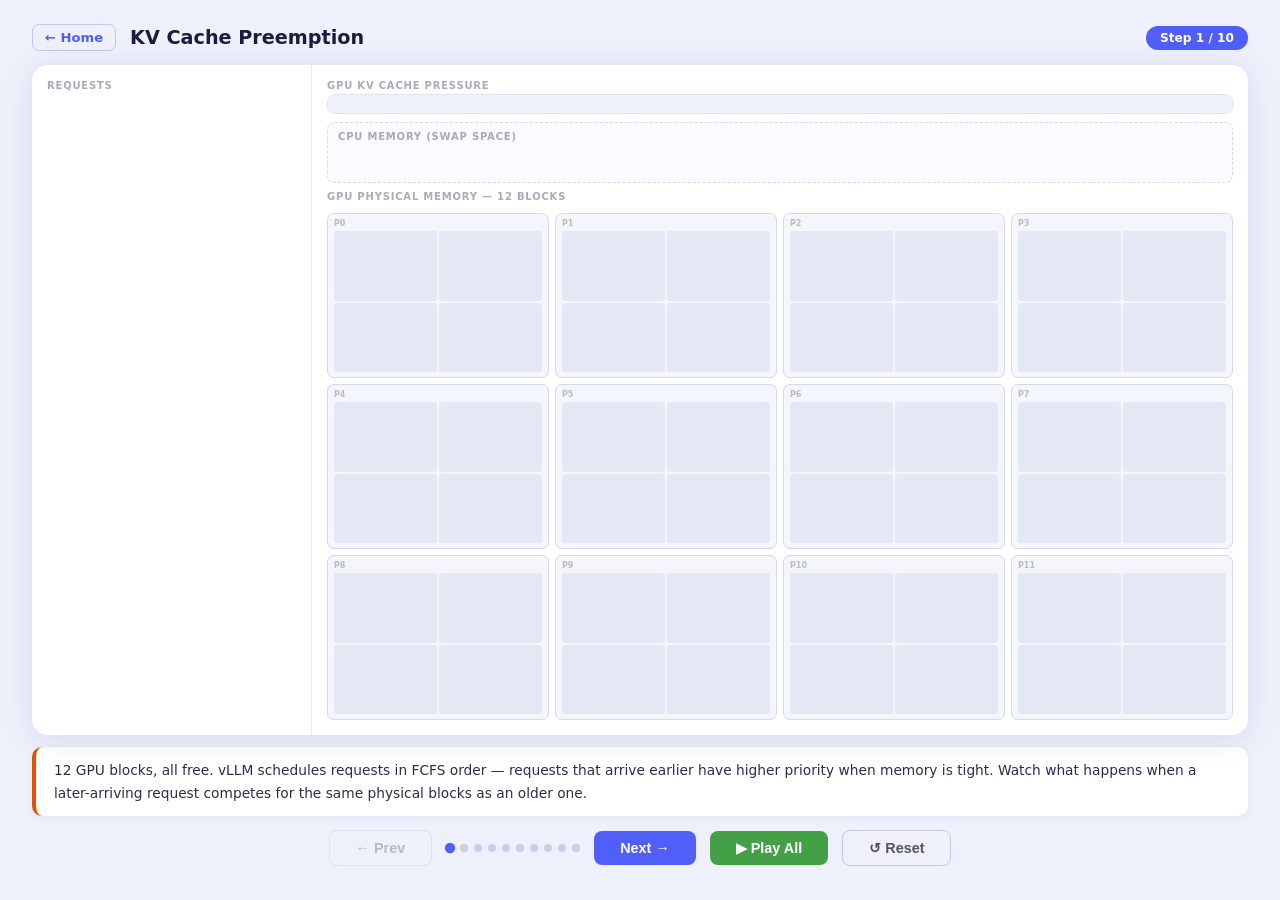
<file: vllm/kv-preemption.html>
<!DOCTYPE html>
<html lang="en">
<head>
<meta charset="UTF-8">
<title>KV Cache Preemption — vLLM Memory Pressure</title>
<style>
*{box-sizing:border-box;margin:0;padding:0}
body{background:#eef0fc;font-family:'Segoe UI',system-ui,sans-serif;display:flex;flex-direction:column;align-items:center;min-height:100vh;padding:24px 32px}

#topbar{display:flex;align-items:center;justify-content:space-between;width:calc(100vw - 32px);max-width:100%;margin-bottom:14px}
#topbar-left{display:flex;align-items:center;gap:14px}
h1{font-size:1.2rem;color:#1a1d3e;font-weight:700}
#step-pill{background:#4f5ff8;color:#fff;font-size:.76rem;font-weight:700;padding:5px 14px;border-radius:20px}
.home-btn{font-size:.82rem;color:#4f5ff8;text-decoration:none;font-weight:700;padding:5px 12px;border:1.5px solid #c0c8e8;border-radius:7px;background:#eef0fc}

#stage{position:relative;width:calc(100vw - 32px);max-width:100%;height:calc(100vh - 230px);background:#fff;border-radius:16px;box-shadow:0 4px 32px #1a1d3e1a;display:flex;overflow:hidden}

/* Left panel */
#left-panel{width:280px;flex-shrink:0;padding:15px;display:flex;flex-direction:column;gap:6px;border-right:1px solid #e8eaf6;overflow:hidden}
.panel-label{font-size:10px;font-weight:700;color:#aab;text-transform:uppercase;letter-spacing:.8px;margin-bottom:3px}

.req-card{border-radius:8px;border:1.5px solid transparent;padding:8px 11px;opacity:0;transform:translateX(-12px);transition:opacity 320ms ease,transform 320ms ease,border-color 300ms ease,background 300ms ease;flex-shrink:0}
.req-card.show{opacity:1;transform:translateX(0)}
.req-card.preempted{border-color:#f57c00!important;background:#fff8f0!important;animation:cardShake 400ms ease-out}
@keyframes cardShake{0%{transform:translateX(0)}20%{transform:translateX(-5px)}40%{transform:translateX(5px)}60%{transform:translateX(-3px)}100%{transform:translateX(0)}}
.req-card.swapped{border-color:#bbb!important;background:#f8f8f8!important;opacity:.6}
.req-card.resumed{animation:cardBounce 400ms ease-out}
@keyframes cardBounce{0%{transform:scale(1)}40%{transform:scale(1.04)}100%{transform:scale(1)}}

.req-title{font-size:11px;font-weight:700;margin-bottom:4px}
.req-status{font-size:9px;font-weight:600;padding:1px 7px;border-radius:10px;display:inline-block;margin-top:2px}
.status-running{background:#e8f5e9;color:#2e7d32}
.status-waiting{background:#fff3e0;color:#e65100}
.status-swapped{background:#f3f4f6;color:#888}
.status-resumed{background:#dbeeff;color:#1565c0}
.status-complete{background:#dcfce7;color:#16a34a}

/* Right panel */
#right-panel{flex:1;padding:15px;display:flex;flex-direction:column;gap:8px}

/* Pressure bar */
#pressure-wrap{flex-shrink:0}
#pressure-track{height:20px;background:#f0f2fa;border-radius:8px;overflow:hidden;border:1.5px solid #e0e4f0;position:relative}
#pressure-fill{height:100%;width:0%;border-radius:7px;transition:width 700ms cubic-bezier(.4,0,.2,1),background 500ms ease}
#pressure-pct{position:absolute;left:50%;top:50%;transform:translate(-50%,-50%);font-size:10px;font-weight:700;color:#fff;white-space:nowrap;pointer-events:none}
#pressure-lbl{font-size:9px;color:#bbb;margin-top:3px}

/* CPU memory panel */
#cpu-panel{border-radius:8px;border:1.5px dashed #d4d8f0;background:#fafbff;padding:8px 10px;flex-shrink:0}
#cpu-blocks{display:flex;gap:5px;flex-wrap:wrap;min-height:28px;margin-top:4px}
.cpu-blk{padding:3px 8px;border-radius:5px;font-size:9px;font-weight:700;border:1.5px solid;opacity:0;transition:opacity 300ms ease}
.cpu-blk.show{opacity:1}

/* GPU KV grid — 12 blocks in 4×3 */
#phys-grid{display:grid;grid-template-columns:repeat(4,1fr);gap:6px;flex:1}
.pb{border-radius:7px;border:1.5px solid #d4d8f0;background:#f5f6fc;padding:5px 6px;display:flex;flex-direction:column;gap:3px;transition:background 350ms ease,border-color 350ms ease,box-shadow 350ms ease,opacity 350ms ease}
.pb.pulse{animation:blkPulse 500ms ease-out}
@keyframes blkPulse{0%{transform:scale(1)}45%{transform:scale(1.06)}100%{transform:scale(1)}}
.pb.danger{box-shadow:0 0 0 3px #ef535066,0 0 12px #ef535033;border-color:#ef5350}
.pb.evicting{animation:evictPulse 600ms ease-out}
@keyframes evictPulse{0%{opacity:1}50%{opacity:.3;background:#fff3e0}100%{opacity:1}}

.pb.r1{background:#dbeeff;border-color:#1e88e5}
.pb.r2{background:#e8f5e9;border-color:#43a047}
.pb.r3{background:#ede9fe;border-color:#7c3aed}
.pb.r4{background:#fff3e0;border-color:#f57c00}
.pb.r5{background:#fce4ec;border-color:#e53935}

.pb-head{display:flex;justify-content:space-between;align-items:center;flex-shrink:0}
.pb-id{font-size:8px;font-weight:700;color:#bbb}
.pb.r1 .pb-id{color:#1e88e5}.pb.r2 .pb-id{color:#43a047}.pb.r3 .pb-id{color:#7c3aed}
.pb.r4 .pb-id{color:#f57c00}.pb.r5 .pb-id{color:#e53935}
.pb-owner{font-size:6.5px;font-weight:600;color:#ccc}
.pb.r1 .pb-owner{color:#1565c0}.pb.r2 .pb-owner{color:#1b5e20}.pb.r3 .pb-owner{color:#4c1d95}
.pb.r4 .pb-owner{color:#e65100}.pb.r5 .pb-owner{color:#b71c1c}

.kv-grid{display:grid;grid-template-columns:1fr 1fr;gap:2px;flex:1}
.kv-slot{border-radius:3px;background:#e4e8f4;min-height:11px;transition:background 200ms ease}
.pb.r1 .kv-slot.filled{background:#1e88e5}
.pb.r2 .kv-slot.filled{background:#43a047}
.pb.r3 .kv-slot.filled{background:#7c3aed}
.pb.r4 .kv-slot.filled{background:#f57c00}
.pb.r5 .kv-slot.filled{background:#e53935}
.kv-slot.pop{animation:slotPop 280ms cubic-bezier(.34,1.56,.64,1)}
@keyframes slotPop{0%{transform:scale(0);opacity:0}100%{transform:scale(1);opacity:1}}

/* Floater */
.floater{position:absolute;z-index:200;border-radius:6px;display:flex;align-items:center;justify-content:center;font-size:9px;font-weight:700;pointer-events:none;box-shadow:0 4px 16px #0002;transition:left 700ms cubic-bezier(.25,.8,.25,1),top 700ms cubic-bezier(.25,.8,.25,1),width 700ms cubic-bezier(.25,.8,.25,1),height 700ms cubic-bezier(.25,.8,.25,1),opacity 250ms ease,border-radius 700ms ease}

#desc-box{width:calc(100vw - 32px);max-width:100%;margin-top:12px;padding:12px 18px;background:#fff;border-radius:10px;border-left:4px solid #e65100;box-shadow:0 2px 10px #1a1d3e0d;font-size:.86rem;line-height:1.65;color:#2a2d4e;min-height:52px}
#controls{display:flex;align-items:center;gap:14px;margin-top:14px;flex-wrap:wrap;justify-content:center}
.ctrl{padding:9px 26px;border:none;border-radius:8px;cursor:pointer;font-size:.9rem;font-weight:700;transition:all .15s}
#btn-prev{background:#eef0fa;color:#555;border:1.5px solid #c0c8e8}
#btn-prev:hover:not(:disabled){background:#d8dcf0;color:#222}
#btn-prev:disabled{opacity:.35;cursor:default}
#btn-next{background:#4f5ff8;color:#fff}
#btn-next:hover:not(:disabled){background:#6472fa}
#btn-next:disabled{opacity:.35;cursor:default}
#btn-play{background:#43a047;color:#fff}
#btn-play:hover:not(:disabled){background:#56b25a}
#btn-play:disabled{opacity:.35;cursor:default}
#btn-reset{background:#eef0fa;color:#555;border:1.5px solid #c0c8e8}
#btn-reset:hover{background:#d8dcf0;color:#222}
#dots{display:flex;gap:6px;align-items:center}
.dot{width:8px;height:8px;border-radius:50%;background:#c8cce8;cursor:pointer;transition:all .2s}
.dot.active{background:#4f5ff8;transform:scale(1.3)}
</style>
</head>
<body>

<div id="topbar">
  <div id="topbar-left">
    <a class="home-btn" href="index.html">← Home</a>
    <h1>KV Cache Preemption</h1>
  </div>
  <span id="step-pill">Step 1 / 10</span>
</div>

<div id="stage">
  <div id="left-panel">
    <div class="panel-label">Requests</div>
    <!-- cards injected by JS -->
  </div>
  <div id="right-panel">
    <div id="pressure-wrap">
      <div class="panel-label">GPU KV Cache Pressure <span id="pressure-lbl" style="font-size:9px;color:#bbb;text-transform:none;letter-spacing:0;font-weight:400"></span></div>
      <div id="pressure-track">
        <div id="pressure-fill"></div>
        <div id="pressure-pct"></div>
      </div>
    </div>
    <div id="cpu-panel">
      <div class="panel-label" style="color:#aaa">CPU Memory (swap space)</div>
      <div id="cpu-blocks"></div>
    </div>
    <div class="panel-label">GPU Physical Memory — 12 blocks</div>
    <div id="phys-grid"></div>
  </div>
</div>

<div id="desc-box"></div>
<div id="controls">
  <button class="ctrl" id="btn-prev">← Prev</button>
  <div id="dots"></div>
  <button class="ctrl" id="btn-next">Next →</button>
  <button class="ctrl" id="btn-play">▶ Play All</button>
  <button class="ctrl" id="btn-reset">↺ Reset</button>
</div>

<script>
const raf   = () => new Promise(r => requestAnimationFrame(r));
const raf2  = () => raf().then(raf);
const sleep = ms => new Promise(r => setTimeout(r, ms));

const stage     = document.getElementById('stage');
const leftPanel = document.getElementById('left-panel');
const gridEl    = document.getElementById('phys-grid');

// ── Request definitions ────────────────────────────────────────────────────
const ACTIVE_REQS = [
  { id:'r1', label:'Request 1', color:'#1e88e5' },
  { id:'r2', label:'Request 2', color:'#43a047' },
  { id:'r3', label:'Request 3', color:'#7c3aed' },
];
const NEW_REQ = { id:'r4', label:'Request 4', color:'#f57c00' };

// R1/R2/R3 each get 4 LBs; R4 temporarily occupies P3 and P7 (which R1/R2 later need as LB3)
const BLOCK_MAP = {
  r1: [0,  5, 10,  3],   // LB0→P0, LB1→P5, LB2→P10, LB3→P3
  r2: [4,  9,  2,  7],   // LB0→P4, LB1→P9, LB2→P2,  LB3→P7
  r3: [8,  1,  6, 11],   // LB0→P8, LB1→P1, LB2→P6,  LB3→P11
  r4: [3,  7],           // LB0→P3 (temp), LB1→P7 (temp)
};
const VICTIM = 'r4';
const R4_RESTORE_BLOCKS = [0, 5];  // After R1 frees P0,P5,P10,P3, R4 gets P0 and P5

// ── Build request cards ────────────────────────────────────────────────────
[...ACTIVE_REQS, NEW_REQ].forEach(req => {
  const card = document.createElement('div');
  card.className = 'req-card';
  card.id = `card-${req.id}`;
  card.style.borderColor = req.color;
  card.style.background  = req.color + '12';
  card.innerHTML = `
    <div class="req-title" style="color:${req.color}">${req.label}</div>
    <span class="req-status status-waiting" id="status-${req.id}">Waiting</span>`;
  leftPanel.appendChild(card);
});

function setStatus(id, cls, text) {
  const el = document.getElementById(`status-${id}`);
  el.className = `req-status ${cls}`; el.textContent = text;
}

// ── Build 12 physical blocks ───────────────────────────────────────────────
for (let i = 0; i < 12; i++) {
  const b = document.createElement('div');
  b.className = 'pb'; b.id = `pb${i}`;
  b.innerHTML = `
    <div class="pb-head">
      <span class="pb-id">P${i}</span>
      <span class="pb-owner" id="pbo${i}"></span>
    </div>
    <div class="kv-grid">${[0,1,2,3].map(s=>`<div class="kv-slot" id="pvs${i}_${s}"></div>`).join('')}</div>`;
  gridEl.appendChild(b);
}

// ── Pressure bar ───────────────────────────────────────────────────────────
function setPressure(pct, note='') {
  const fill = document.getElementById('pressure-fill');
  const color = pct < 60 ? '#43a047' : pct < 90 ? '#f57c00' : '#e53935';
  fill.style.width = pct + '%';
  fill.style.background = color;
  document.getElementById('pressure-pct').textContent = pct + '%';
  document.getElementById('pressure-lbl').textContent = note;
}

// ── Block helpers ─────────────────────────────────────────────────────────
function setBlock(pbId, req, ownerLabel) {
  const b = document.getElementById(`pb${pbId}`);
  b.classList.add(req);
  document.getElementById(`pbo${pbId}`).textContent = ownerLabel;
  for (let s = 0; s < 4; s++) document.getElementById(`pvs${pbId}_${s}`).classList.add('filled');
}
function clearBlock(pbId) {
  const b = document.getElementById(`pb${pbId}`);
  b.className = 'pb'; b.style = '';
  document.getElementById(`pbo${pbId}`).textContent = '';
  for (let s = 0; s < 4; s++) document.getElementById(`pvs${pbId}_${s}`).className = 'kv-slot';
}
async function fillBlock(pbId, req, ownerLabel, delay=55) {
  const b = document.getElementById(`pb${pbId}`);
  b.classList.add(req, 'pulse');
  document.getElementById(`pbo${pbId}`).textContent = ownerLabel;
  await sleep(120); b.classList.remove('pulse');
  for (let s = 0; s < 4; s++) {
    const sl = document.getElementById(`pvs${pbId}_${s}`);
    sl.classList.add('filled','pop');
    sl.addEventListener('animationend',()=>sl.classList.remove('pop'),{once:true});
    if (s < 3) await sleep(delay);
  }
}

// Allocate one LB for a set of requests simultaneously
async function allocRound(lbIdx, blocksByReq) {
  const allReqs = [...ACTIVE_REQS, NEW_REQ];
  await Promise.all(blocksByReq.map(([req, pbId]) => {
    const num = allReqs.findIndex(r => r.id === req) + 1;
    return fillBlock(pbId, req, `R${num}·LB${lbIdx}`);
  }));
}

// Evict block from GPU to CPU
async function evictToCPU(pbId, req) {
  const color = [...ACTIVE_REQS, NEW_REQ].find(r=>r.id===req).color;
  const fromEl = document.getElementById(`pb${pbId}`);
  const toEl   = document.getElementById('cpu-blocks');
  const stRect  = stage.getBoundingClientRect();
  const fromRect = fromEl.getBoundingClientRect();
  const toRect   = toEl.getBoundingClientRect();

  fromEl.classList.add('evicting');

  const fl = document.createElement('div');
  fl.className = 'floater';
  fl.textContent = `P${pbId}`;
  fl.style.cssText = `left:${fromRect.left-stRect.left}px;top:${fromRect.top-stRect.top}px;width:${fromRect.width}px;height:${fromRect.height}px;background:${color}22;border:2px solid ${color};color:${color};opacity:0;`;
  stage.appendChild(fl);

  await raf2(); fl.style.opacity='1'; await raf2();
  fl.style.left=`${toRect.left+(Math.random()*20)-stRect.left}px`;
  fl.style.top=`${toRect.top-stRect.top+4}px`;
  fl.style.width='52px'; fl.style.height='22px'; fl.style.borderRadius='5px';
  await sleep(720);

  const chip = document.createElement('div');
  chip.className='cpu-blk show'; chip.id=`cpu-blk-${pbId}`;
  chip.style.cssText=`border-color:${color};color:${color};background:${color}15`;
  chip.textContent=`P${pbId}`;
  document.getElementById('cpu-blocks').appendChild(chip);
  fl.remove();
  clearBlock(pbId);
}

// Restore block from CPU back to GPU
async function restoreFromCPU(cpuChipId, pbId, req, lbIdx) {
  const allReqs = [...ACTIVE_REQS, NEW_REQ];
  const num = allReqs.findIndex(r => r.id === req) + 1;
  const color = allReqs.find(r=>r.id===req).color;
  const fromEl = document.getElementById(cpuChipId);
  const toEl   = document.getElementById(`pb${pbId}`);
  const stRect  = stage.getBoundingClientRect();
  const fromRect = fromEl.getBoundingClientRect();
  const toRect   = toEl.getBoundingClientRect();

  const fl = document.createElement('div');
  fl.className='floater'; fl.textContent=`P${pbId}`;
  fl.style.cssText=`left:${fromRect.left-stRect.left}px;top:${fromRect.top-stRect.top}px;width:${fromRect.width}px;height:${fromRect.height}px;background:${color}22;border:2px solid ${color};color:${color};opacity:0;`;
  stage.appendChild(fl);
  fromEl.style.opacity='0';

  await raf2(); fl.style.opacity='1'; await raf2();
  fl.style.left=`${toRect.left-stRect.left}px`;
  fl.style.top=`${toRect.top-stRect.top}px`;
  fl.style.width=`${toRect.width}px`; fl.style.height=`${toRect.height}px`;
  fl.style.borderRadius='8px';
  await sleep(720);
  fl.remove(); fromEl.remove();
  setBlock(pbId, req, `R${num}·LB${lbIdx}`);
}

// ── Reset ──────────────────────────────────────────────────────────────────
function resetAll() {
  stage.querySelectorAll('.floater').forEach(f=>f.remove());
  for (let i=0;i<12;i++) clearBlock(i);
  [...ACTIVE_REQS, NEW_REQ].forEach(r => {
    const card = document.getElementById(`card-${r.id}`);
    card.classList.remove('show','preempted','swapped','resumed');
    setStatus(r.id,'status-waiting','Waiting');
  });
  document.getElementById('cpu-blocks').innerHTML='';
  setPressure(0,'');
}

// ── Instant state ──────────────────────────────────────────────────────────
function applyInstant(n) {
  if (n >= 1) {
    ACTIVE_REQS.forEach((r,i) => {
      document.getElementById(`card-${r.id}`).classList.add('show');
      setStatus(r.id,'status-running','Running');
      setBlock(BLOCK_MAP[r.id][0], r.id, `R${i+1}·LB0`);
    });
    setPressure(25, '3/12 blocks used');
  }
  if (n >= 2) {
    ACTIVE_REQS.forEach((r,i) => setBlock(BLOCK_MAP[r.id][1], r.id, `R${i+1}·LB1`));
    setPressure(50, '6/12 blocks used');
  }
  if (n >= 3) {
    document.getElementById('card-r4').classList.add('show');
    setStatus('r4','status-running','Running');
    setBlock(BLOCK_MAP.r4[0], 'r4', 'R4·LB0');
    setPressure(Math.round(7/12*100), '7/12 blocks used');
  }
  if (n >= 4) {
    ACTIVE_REQS.forEach((r,i) => setBlock(BLOCK_MAP[r.id][2], r.id, `R${i+1}·LB2`));
    setBlock(BLOCK_MAP.r4[1], 'r4', 'R4·LB1');
    setPressure(Math.round(11/12*100), '11/12 — critical');
  }
  if (n >= 5) {
    document.getElementById('card-r4').classList.add('preempted','swapped');
    setStatus('r4','status-swapped','Swapped to CPU — paused');
    BLOCK_MAP.r4.forEach(pb => {
      clearBlock(pb);
      const chip = document.createElement('div');
      chip.className = 'cpu-blk show'; chip.id = `cpu-blk-${pb}`;
      chip.style.cssText = `border-color:#f57c00;color:#f57c00;background:#f57c0015`;
      chip.textContent = `P${pb}`;
      document.getElementById('cpu-blocks').appendChild(chip);
    });
    setPressure(Math.round(9/12*100), '9/12 — after eviction');
  }
  if (n >= 6) {
    ACTIVE_REQS.forEach((r,i) => setBlock(BLOCK_MAP[r.id][3], r.id, `R${i+1}·LB3`));
    setPressure(100, '12/12 — FULL (R4 waiting in CPU)');
  }
  if (n >= 7) {
    BLOCK_MAP.r1.forEach(pb => clearBlock(pb));
    BLOCK_MAP.r3.forEach(pb => clearBlock(pb));
    setStatus('r1','status-complete','Complete ✓');
    setStatus('r3','status-complete','Complete ✓');
    setPressure(Math.round(4/12*100), '4/12 blocks — space for R4');
  }
  if (n >= 8) {
    document.getElementById('cpu-blocks').innerHTML = '';
    document.getElementById('card-r4').classList.remove('preempted','swapped');
    document.getElementById('card-r4').classList.add('resumed');
    setStatus('r4','status-resumed','Resumed — generation continues');
    setBlock(R4_RESTORE_BLOCKS[0], 'r4', 'R4·LB0');
    setBlock(R4_RESTORE_BLOCKS[1], 'r4', 'R4·LB1');
    setPressure(Math.round(6/12*100), '6/12 blocks in use');
  }
}

// ── Steps ─────────────────────────────────────────────────────────────────
const STEPS = [
  {
    desc: '12 GPU blocks, all free. vLLM schedules requests in FCFS order — requests that arrive earlier have higher priority when memory is tight. Watch what happens when a later-arriving request competes for the same physical blocks as an older one.',
    async run() {}
  },
  {
    desc: 'Requests 1, 2, and 3 arrive and begin decoding. Round 1: the scheduler allocates LB0 for each simultaneously — R1→P0, R2→P4, R3→P8. 3 of 12 blocks claimed.',
    async run() {
      ACTIVE_REQS.forEach(r => {
        document.getElementById(`card-${r.id}`).classList.add('show');
        setStatus(r.id,'status-running','Running');
      });
      await allocRound(0, ACTIVE_REQS.map((r,i)=>[r.id, BLOCK_MAP[r.id][0]]));
      setPressure(25,'3/12 blocks used');
    }
  },
  {
    desc: 'Round 2 — each request fills its first block and claims LB1: R1→P5, R2→P9, R3→P1. Six blocks in use (50%). Six still free.',
    async run() {
      await allocRound(1, ACTIVE_REQS.map((r,i)=>[r.id, BLOCK_MAP[r.id][1]]));
      setPressure(50,'6/12 blocks used');
    }
  },
  {
    desc: 'Request 4 arrives. The scheduler checks: 6 free blocks remain — there\'s room. R4 is admitted immediately and allocated its first block LB0→P3. It joins the running batch alongside R1, R2, and R3.',
    async run() {
      document.getElementById('card-r4').classList.add('show');
      setStatus('r4','status-running','Running');
      await fillBlock(BLOCK_MAP.r4[0], 'r4', 'R4·LB0');
      setPressure(Math.round(7/12*100),'7/12 blocks used');
    }
  },
  {
    desc: 'Round 3 — all four requests generate tokens together. R1→P10 (LB2), R2→P2 (LB2), R3→P6 (LB2), R4→P7 (LB1). Four blocks claimed at once → 11 used. Only 1 block (P11) remains free.',
    async run() {
      await Promise.all([
        fillBlock(BLOCK_MAP.r1[2], 'r1', 'R1·LB2'),
        fillBlock(BLOCK_MAP.r2[2], 'r2', 'R2·LB2'),
        fillBlock(BLOCK_MAP.r3[2], 'r3', 'R3·LB2'),
        fillBlock(BLOCK_MAP.r4[1], 'r4', 'R4·LB1'),
      ]);
      setPressure(Math.round(11/12*100), '11/12 blocks — critical');
    }
  },
  {
    desc: 'Round 4: all four need their next block. Only P11 is free. R1 needs P3 (LB3) — but P3 is R4\'s LB0. R2 needs P7 (LB3) — but P7 is R4\'s LB1. FCFS: R1 and R2 arrived before R4 and have higher priority. R4 is preempted — its blocks are evicted to CPU swap.',
    async run() {
      for (let i=0;i<12;i++) document.getElementById(`pb${i}`).classList.add('danger');
      await sleep(700);
      for (let i=0;i<12;i++) document.getElementById(`pb${i}`).classList.remove('danger');
      document.getElementById('card-r4').classList.add('preempted');
      setStatus('r4','status-swapped','Being preempted…');
      await sleep(300);
      for (const pb of BLOCK_MAP.r4) { await evictToCPU(pb, VICTIM); await sleep(80); }
      document.getElementById('card-r4').classList.add('swapped');
      setStatus('r4','status-swapped','Swapped to CPU — paused');
      setPressure(Math.round(9/12*100), '9/12 — after eviction');
    }
  },
  {
    desc: 'With R4\'s blocks freed, R1 claims P3 (LB3), R2 claims P7 (LB3), R3 claims P11 (LB3). All 12 blocks are committed again — now serving only the higher-priority R1, R2, R3. R4 waits in CPU.',
    async run() {
      await allocRound(3, [['r1', BLOCK_MAP.r1[3]], ['r2', BLOCK_MAP.r2[3]], ['r3', BLOCK_MAP.r3[3]]]);
      setPressure(100, '12/12 — FULL (R4 waiting in CPU)');
    }
  },
  {
    desc: 'R1 finishes generating — its 4 blocks (P0, P5, P10, P3) are freed instantly. R3 also completes, freeing P8, P1, P6, P11. Eight blocks released in total. GPU pressure drops sharply — now there\'s room to restore R4.',
    async run() {
      setStatus('r1','status-complete','Complete ✓');
      BLOCK_MAP.r1.forEach(pb => clearBlock(pb));
      await sleep(250);
      setStatus('r3','status-complete','Complete ✓');
      BLOCK_MAP.r3.forEach(pb => clearBlock(pb));
      await sleep(200);
      setPressure(Math.round(4/12*100), '4/12 blocks — space for R4');
    }
  },
  {
    desc: 'R4\'s KV vectors are copied back from CPU into two of R1\'s freed blocks (P0→LB0, P5→LB1). The data is bit-for-bit intact — R4 resumes generation exactly where it was interrupted. No tokens are recomputed.',
    async run() {
      for (let i=0; i<BLOCK_MAP.r4.length; i++) {
        await restoreFromCPU(`cpu-blk-${BLOCK_MAP.r4[i]}`, R4_RESTORE_BLOCKS[i], VICTIM, i);
        await sleep(80);
      }
      document.getElementById('card-r4').classList.remove('preempted','swapped');
      document.getElementById('card-r4').classList.add('resumed');
      setStatus('r4','status-resumed','Resumed — generation continues');
      setPressure(Math.round(6/12*100), '6/12 blocks in use');
    }
  },
  {
    desc: 'Summary: R4 was admitted when free memory existed, but its blocks happened to be exactly the physical addresses that higher-priority R1 and R2 needed next. FCFS forced R4 to yield. Its KV state was preserved in CPU swap and restored transparently once older requests freed memory — the only cost is a latency penalty, not a correctness one.',
    async run() {}
  },
];

// ── Navigation ────────────────────────────────────────────────────────────
let cur = 0, busy = false, playActive = false;

async function goTo(n) {
  if (busy || n < 0 || n >= STEPS.length) return;
  busy = true; setUI(false);
  if (n <= cur) { resetAll(); applyInstant(n); }
  else {
    if (n - cur > 1) { resetAll(); applyInstant(n-1); }
    await STEPS[n].run();
  }
  cur = n; busy = false; updateUI();
}

async function playAll() {
  if (busy) return;
  playActive = true;
  document.getElementById('btn-play').textContent = '■ Stop';
  document.getElementById('btn-play').style.background = '#e53935';
  document.getElementById('btn-play').onclick = stopPlay;
  while (cur < STEPS.length-1 && playActive) { await goTo(cur+1); await sleep(900); }
  endPlay();
}
function stopPlay() { playActive = false; endPlay(); }
function endPlay() {
  playActive = false;
  const btn = document.getElementById('btn-play');
  btn.textContent = '▶ Play All'; btn.style.background = '#43a047'; btn.onclick = playAll;
  updateUI();
}
function setUI(en) { ['btn-prev','btn-next','btn-play','btn-reset'].forEach(id=>document.getElementById(id).disabled=!en); }
function updateUI() {
  document.getElementById('step-pill').textContent = `Step ${cur+1} / ${STEPS.length}`;
  document.getElementById('desc-box').textContent  = STEPS[cur].desc;
  document.getElementById('btn-prev').disabled = cur === 0;
  document.getElementById('btn-next').disabled = cur === STEPS.length-1;
  document.getElementById('btn-play').disabled = cur === STEPS.length-1;
  document.getElementById('btn-reset').disabled = false;
  document.querySelectorAll('.dot').forEach((d,i)=>d.classList.toggle('active',i===cur));
}

STEPS.forEach((_,i) => {
  const d = document.createElement('div');
  d.className = 'dot'+(i===0?' active':'');
  d.addEventListener('click', ()=>{stopPlay();goTo(i);});
  document.getElementById('dots').appendChild(d);
});
document.getElementById('btn-prev').addEventListener('click',  ()=>{stopPlay();goTo(cur-1);});
document.getElementById('btn-next').addEventListener('click',  ()=>{stopPlay();goTo(cur+1);});
document.getElementById('btn-play').addEventListener('click',  playAll);
document.getElementById('btn-reset').addEventListener('click', ()=>{stopPlay();goTo(0);});
document.addEventListener('keydown', e=>{
  if (e.key==='ArrowRight'||e.key===' '){e.preventDefault();stopPlay();goTo(cur+1);}
  if (e.key==='ArrowLeft'){e.preventDefault();stopPlay();goTo(cur-1);}
});
updateUI();
</script>
</body>
</html>
</file>
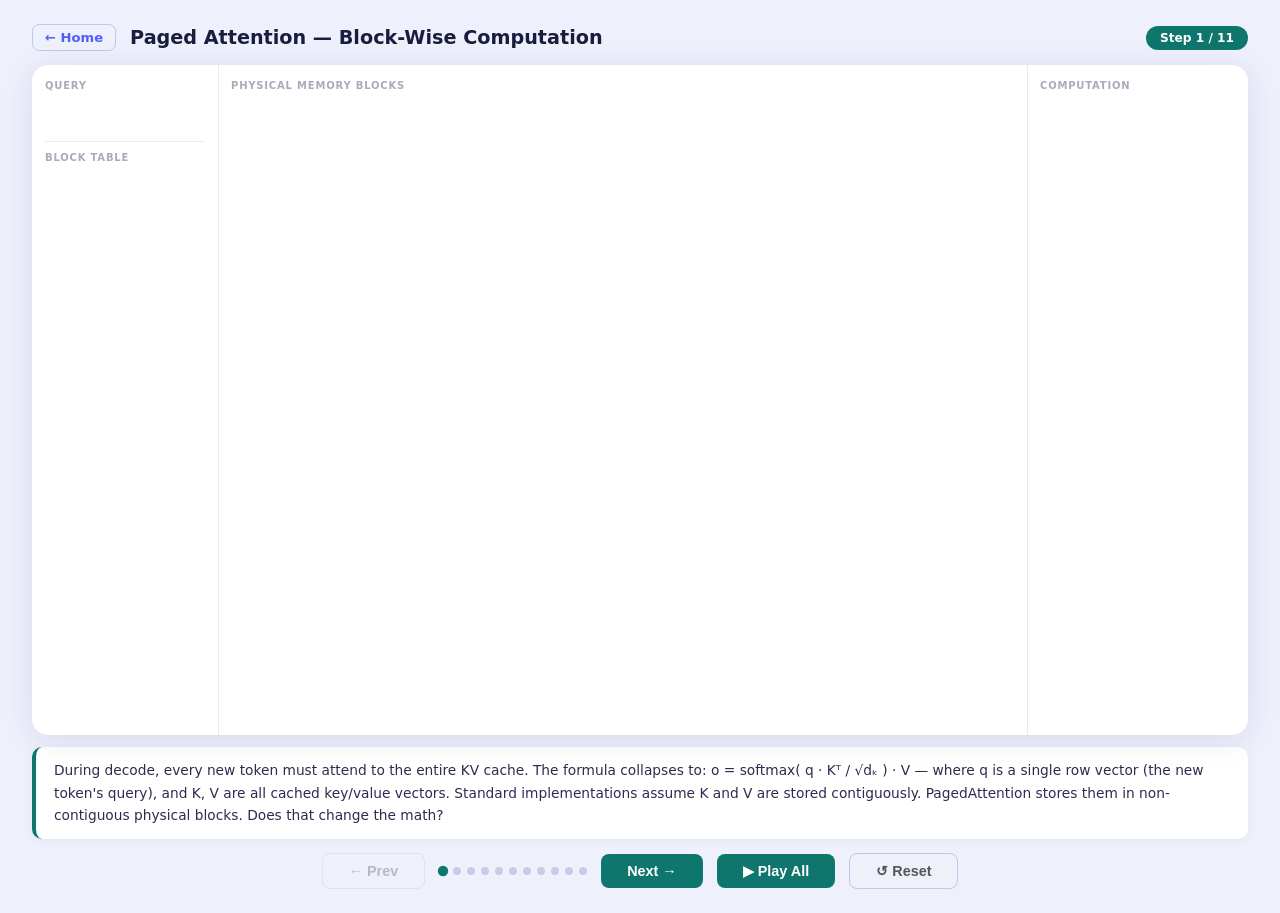
<file: vllm/paged-attention-computation.html>
<!DOCTYPE html>
<html lang="en">
<head>
<meta charset="UTF-8">
<title>Paged Attention — Block-Wise Computation</title>
<style>
*{box-sizing:border-box;margin:0;padding:0}
body{background:#eef0fc;font-family:'Segoe UI',system-ui,sans-serif;
  display:flex;flex-direction:column;align-items:center;min-height:100vh;padding:24px 32px}

#topbar{display:flex;align-items:center;justify-content:space-between;
  width:calc(100vw - 64px);max-width:100%;margin-bottom:14px}
#topbar-left{display:flex;align-items:center;gap:14px}
h1{font-size:1.2rem;color:#1a1d3e;font-weight:700}
#step-pill{background:#0f766e;color:#fff;font-size:.76rem;font-weight:700;padding:5px 14px;border-radius:20px}
.home-btn{font-size:.82rem;color:#4f5ff8;text-decoration:none;font-weight:700;
  padding:5px 12px;border:1.5px solid #c0c8e8;border-radius:7px;background:#eef0fc}

#stage{
  position:relative;
  width:calc(100vw - 64px);max-width:100%;height:calc(100vh - 230px);
  background:#fff;border-radius:16px;
  box-shadow:0 4px 32px #1a1d3e1a;
  display:flex;overflow:hidden;
}

.panel-label{font-size:10px;font-weight:700;color:#aab;text-transform:uppercase;
  letter-spacing:.8px;margin-bottom:6px;flex-shrink:0}
.divider-v{width:1px;background:#e8eaf6;flex-shrink:0}
.divider-h{height:1px;background:#e8eaf6;flex-shrink:0;margin:7px 0}

/* ── Left panel ────────────────────────────────────────────────────────────── */
#left-panel{width:186px;flex-shrink:0;padding:15px 13px;display:flex;flex-direction:column;gap:0;overflow:hidden}

#query-section{
  display:flex;flex-direction:column;gap:5px;
  opacity:0;transition:opacity 350ms ease;
}
#query-section.show{opacity:1}
.q-label{font-size:9px;font-weight:800;color:#0f766e}
#query-row{display:flex;gap:3px;flex-wrap:wrap}
.q-cell{
  width:26px;height:26px;border-radius:3px;background:#0f766e;
  opacity:0;transform:scale(.4);
  transition:opacity 200ms ease,transform 200ms ease;
}
.q-cell.show{opacity:1;transform:scale(1)}
.q-dim{font-size:8px;color:#94a3b8;font-weight:600}

#bt-section{display:flex;flex-direction:column;gap:5px;
  opacity:0;transition:opacity 350ms ease}
#bt-section.show{opacity:1}
.bt-row{
  display:flex;align-items:center;gap:5px;
  opacity:0;transform:translateX(-6px);
  transition:opacity 280ms ease,transform 280ms ease;
}
.bt-row.show{opacity:1;transform:translateX(0)}
.bt-lb{font-size:8px;font-weight:700;color:#64748b;background:#f1f5f9;
  border:1px solid #e2e8f0;border-radius:4px;padding:2px 5px;min-width:26px;text-align:center}
.bt-arr{font-size:10px;color:#94a3b8}
.bt-pb{font-size:8px;font-weight:800;padding:2px 5px;border-radius:4px;min-width:24px;text-align:center}
.bt-pb.p0{background:#dbeeff;color:#1e88e5;border:1px solid #1e88e5}
.bt-pb.p1{background:#e8f5e9;color:#43a047;border:1px solid #43a047}
.bt-toks{font-size:7px;color:#94a3b8;font-weight:600}

#formula-note{
  margin-top:auto;font-size:8.5px;line-height:1.65;color:#475569;
  background:#f8fafc;border-radius:8px;padding:9px 11px;border:1px solid #e2e8f0;
  opacity:0;transition:opacity 400ms ease;flex-shrink:0;
}
#formula-note.show{opacity:1}

/* ── Center panel: physical blocks ────────────────────────────────────────── */
#center-panel{flex:1;padding:15px 12px;display:flex;flex-direction:column;gap:7px;min-width:0}

.block-card{
  border-radius:10px;border:2px solid #e2e8f0;background:#fafafa;
  padding:9px 11px;
  flex:1;display:flex;flex-direction:column;gap:5px;min-height:0;
  opacity:0;transform:translateY(6px);
  transition:opacity 350ms ease,transform 350ms ease,
    border-color 350ms ease,background 350ms ease,box-shadow 350ms ease;
}
.block-card.show{opacity:1;transform:translateY(0)}
.block-card.active-k{border-color:#f59e0b!important;background:#fffbeb!important;box-shadow:0 0 0 3px #fde68a55}
.block-card.active-v{border-color:#8b5cf6!important;background:#faf5ff!important;box-shadow:0 0 0 3px #ddd6fe55}
.block-card.done{border-color:#0f766e!important;background:#f0fdfa!important}

.bc-header{display:flex;align-items:center;justify-content:space-between;flex-shrink:0}
.bc-title{font-size:9px;font-weight:800;color:#374151}
.bc-badge{font-size:7px;font-weight:800;padding:1px 6px;border-radius:10px}
.bc-badge.lb0{background:#dbeeff;color:#1e88e5;border:1px solid #1e88e5}
.bc-badge.lb1{background:#e8f5e9;color:#43a047;border:1px solid #43a047}

.kv-section{display:flex;flex-direction:column;gap:2px;flex-shrink:0}
.kv-lbl{font-size:7px;font-weight:800;text-transform:uppercase;letter-spacing:.5px;margin-bottom:1px}
.kv-lbl.K{color:#b45309}
.kv-lbl.V{color:#7c3aed}

.tok-row{
  display:flex;gap:3px;align-items:center;
  opacity:0;transform:translateX(-4px);
  transition:opacity 240ms ease,transform 240ms ease;
}
.tok-row.show{opacity:1;transform:translateX(0)}
.tok-num{font-size:6.5px;font-weight:700;color:#94a3b8;width:14px;flex-shrink:0;text-align:right;margin-right:2px}
.kv-cell{width:20px;height:20px;border-radius:3px;flex-shrink:0}

/* ── Right panel: accumulator ──────────────────────────────────────────────── */
#right-panel{width:220px;flex-shrink:0;padding:15px 12px;display:flex;flex-direction:column;gap:6px;overflow:hidden}

.rsec{display:flex;flex-direction:column;gap:4px;opacity:0;transition:opacity 350ms ease;flex-shrink:0}
.rsec.show{opacity:1}
.rsec-label{font-size:9px;font-weight:800}
.rsec-label.K{color:#b45309}
.rsec-label.V{color:#7c3aed}
.rsec-label.out{color:#0f766e}

.score-row{display:flex;gap:3px;flex-wrap:wrap;align-items:center}
.score-sep{font-size:9px;color:#c0c8e8;padding:0 1px;line-height:1}

.sc{
  width:32px;height:32px;border-radius:5px;
  display:flex;align-items:center;justify-content:center;
  font-size:7.5px;font-weight:700;
  background:#e2e8f0;color:#94a3b8;border:1.5px solid #d1d5db;
  opacity:0;transform:scale(.3);
  transition:opacity 240ms ease,transform 240ms ease,
    background 300ms ease,border-color 300ms ease,color 300ms ease;
}
.sc.show{opacity:1;transform:scale(1)}
/* Score intensity — blue */
.sc.s0{background:#dbeffe;color:#1e40af;border-color:#93c5fd}
.sc.s1{background:#93c5fd;color:#1e40af;border-color:#3b82f6}
.sc.s2{background:#3b82f6;color:#fff;border-color:#1d4ed8}
.sc.s3{background:#1d4ed8;color:#fff;border-color:#1e3a8a}
/* Weight intensity — purple */
.sc.w0{background:#ede9fe;color:#6d28d9;border-color:#c4b5fd}
.sc.w1{background:#c4b5fd;color:#5b21b6;border-color:#7c3aed}
.sc.w2{background:#7c3aed;color:#fff;border-color:#5b21b6}
.sc.w3{background:#5b21b6;color:#fff;border-color:#3b0764}

.dim-note{font-size:7.5px;color:#94a3b8;font-weight:600}

.rarrow{
  display:flex;align-items:center;gap:5px;
  opacity:0;transition:opacity 350ms ease;flex-shrink:0;
}
.rarrow.show{opacity:1}
.rarrow-line{flex:1;height:1.5px;background:#e2e8f0}
.rarrow-lbl{font-size:8px;font-weight:700;color:#64748b;white-space:nowrap}

.out-cell{
  width:28px;height:28px;border-radius:4px;
  background:linear-gradient(135deg,#0f766ecc,#0891b2cc);
  opacity:0;transform:scale(.3);
  transition:opacity 220ms ease,transform 220ms ease;
}
.out-cell.show{opacity:1;transform:scale(1)}

#insight-box{
  margin-top:auto;font-size:8.5px;line-height:1.65;
  color:#0f766e;background:#f0fdfa;border-radius:8px;
  padding:9px 11px;border:1.5px solid #99f6e4;
  opacity:0;transition:opacity 400ms ease;flex-shrink:0;
}
#insight-box.show{opacity:1}

/* phase chips */
.phase-chip{
  font-size:7px;font-weight:800;padding:1px 6px;border-radius:8px;
  opacity:0;transition:opacity 300ms ease;
}
.phase-chip.show{opacity:1}
.phase-chip.k{background:#fef3c7;color:#92400e;border:1px solid #fde68a}
.phase-chip.v{background:#ede9fe;color:#5b21b6;border:1px solid #c4b5fd}

/* ── Controls ───────────────────────────────────────────────────────────────── */
#desc-box{width:calc(100vw - 64px);max-width:100%;margin-top:12px;padding:12px 18px;
  background:#fff;border-radius:10px;border-left:4px solid #0f766e;
  box-shadow:0 2px 10px #1a1d3e0d;font-size:.86rem;line-height:1.65;color:#2a2d4e;min-height:52px}
#controls{display:flex;align-items:center;gap:14px;margin-top:14px;flex-wrap:wrap;justify-content:center}
.ctrl{padding:9px 26px;border:none;border-radius:8px;cursor:pointer;font-size:.9rem;font-weight:700;transition:all .15s}
#btn-prev{background:#eef0fa;color:#555;border:1.5px solid #c0c8e8}
#btn-prev:hover:not(:disabled){background:#d8dcf0;color:#222}
#btn-prev:disabled{opacity:.35;cursor:default}
#btn-next{background:#0f766e;color:#fff}
#btn-next:hover:not(:disabled){background:#115e59}
#btn-next:disabled{opacity:.35;cursor:default}
#btn-play{background:#0f766e;color:#fff}
#btn-play:hover:not(:disabled){background:#115e59}
#btn-play:disabled{opacity:.35;cursor:default}
#btn-reset{background:#eef0fa;color:#555;border:1.5px solid #c0c8e8}
#btn-reset:hover{background:#d8dcf0;color:#222}
#dots{display:flex;gap:6px;align-items:center}
.dot{width:8px;height:8px;border-radius:50%;background:#c8cce8;cursor:pointer;transition:all .2s}
.dot.active{background:#0f766e;transform:scale(1.3)}
</style>
</head>
<body>

<div id="topbar">
  <div id="topbar-left">
    <a class="home-btn" href="index.html">← Home</a>
    <h1>Paged Attention — Block-Wise Computation</h1>
  </div>
  <span id="step-pill">Step 1 / 11</span>
</div>

<div id="stage">

  <!-- Left: query + block table -->
  <div id="left-panel">
    <div class="panel-label">Query</div>
    <div id="query-section">
      <div class="q-label">q<sub>t</sub> &nbsp;(new token T9)</div>
      <div id="query-row"></div>
      <div class="q-dim">(1 × d<sub>k</sub>)</div>
    </div>

    <div class="divider-h" style="margin:10px 0"></div>

    <div class="panel-label">Block Table</div>
    <div id="bt-section">
      <div class="bt-row" id="bt-row-0">
        <div class="bt-lb">LB 0</div>
        <div class="bt-arr">→</div>
        <div class="bt-pb p0">P3</div>
        <div class="bt-toks">T1–T4</div>
      </div>
      <div class="bt-row" id="bt-row-1">
        <div class="bt-lb">LB 1</div>
        <div class="bt-arr">→</div>
        <div class="bt-pb p1">P7</div>
        <div class="bt-toks">T5–T8</div>
      </div>
    </div>

    <div id="formula-note">
      <b>Paged attention loop:</b><br>
      for each logical block b:<br>
      &nbsp;&nbsp;s += q · K<sub>b</sub><sup>T</sup><br>
      α = softmax(s / √d<sub>k</sub>)<br>
      for each logical block b:<br>
      &nbsp;&nbsp;o += α<sub>b</sub> · V<sub>b</sub>
    </div>
  </div>

  <div class="divider-v"></div>

  <!-- Center: physical blocks -->
  <div id="center-panel">
    <div class="panel-label">Physical Memory Blocks</div>

    <!-- Block P3 (LB 0) -->
    <div class="block-card" id="block-0">
      <div class="bc-header">
        <div class="bc-title">Physical Block P3</div>
        <div class="bc-badge lb0">Logical Block 0</div>
      </div>
      <div class="kv-section" id="k-section-0">
        <div class="kv-lbl K">K — Keys</div>
      </div>
      <div class="divider-h"></div>
      <div class="kv-section" id="v-section-0">
        <div class="kv-lbl V">V — Values</div>
      </div>
    </div>

    <!-- Block P7 (LB 1) -->
    <div class="block-card" id="block-1">
      <div class="bc-header">
        <div class="bc-title">Physical Block P7</div>
        <div class="bc-badge lb1">Logical Block 1</div>
      </div>
      <div class="kv-section" id="k-section-1">
        <div class="kv-lbl K">K — Keys</div>
      </div>
      <div class="divider-h"></div>
      <div class="kv-section" id="v-section-1">
        <div class="kv-lbl V">V — Values</div>
      </div>
    </div>
  </div>

  <div class="divider-v"></div>

  <!-- Right: score accumulator + output -->
  <div id="right-panel">
    <div class="panel-label">Computation</div>

    <div class="rsec" id="scores-sec">
      <div style="display:flex;align-items:center;justify-content:space-between">
        <div class="rsec-label K">s = q · K<sup>T</sup></div>
        <div class="phase-chip k" id="chip-k">K phase</div>
      </div>
      <div class="score-row" id="score-row"></div>
      <div class="dim-note">(1 × 8) — one score per cached token</div>
    </div>

    <div class="rarrow" id="softmax-arrow">
      <div class="rarrow-line"></div>
      <div class="rarrow-lbl">softmax / √d<sub>k</sub></div>
      <div class="rarrow-line"></div>
    </div>

    <div class="rsec" id="weights-sec">
      <div style="display:flex;align-items:center;justify-content:space-between">
        <div class="rsec-label V">α — attention weights</div>
        <div class="phase-chip v" id="chip-v">V phase</div>
      </div>
      <div class="score-row" id="weight-row"></div>
      <div class="dim-note">(1 × 8) — sums to 1.0</div>
    </div>

    <div class="rarrow" id="v-sum-arrow">
      <div class="rarrow-line"></div>
      <div class="rarrow-lbl">α · V (weighted sum)</div>
      <div class="rarrow-line"></div>
    </div>

    <div class="rsec" id="output-sec">
      <div class="rsec-label out">o<sub>t</sub> — output</div>
      <div class="score-row" id="output-row"></div>
      <div class="dim-note">(1 × d<sub>k</sub>) — next token's representation</div>
    </div>

    <div id="insight-box">
      ✓ Identical to contiguous attention.<br>
      Physical scatter is invisible to the math.<br>
      Block traversal handles the gather.
    </div>
  </div>

</div>

<div id="desc-box"></div>
<div id="controls">
  <button class="ctrl" id="btn-prev">← Prev</button>
  <div id="dots"></div>
  <button class="ctrl" id="btn-next">Next →</button>
  <button class="ctrl" id="btn-play">▶ Play All</button>
  <button class="ctrl" id="btn-reset">↺ Reset</button>
</div>

<script>
const raf   = () => new Promise(r => requestAnimationFrame(r));
const raf2  = () => raf().then(raf);
const sleep = ms => new Promise(r => setTimeout(r, ms));

// ── Constants ──────────────────────────────────────────────────────────────
const BLOCK_SIZE = 4;  // tokens per physical block
const DK         = 7;  // display columns representing d_k
const N_BLOCKS   = 2;

// T1–T4 in block 0 (P3), T5–T8 in block 1 (P7)
const TOK_COLORS = [
  '#1e88e5','#43a047','#f57c00','#7c3aed',   // block 0
  '#e53935','#0891b2','#c2185b','#8d6e63',   // block 1
];

// Illustrative attention scores (0–3 scale) for q_t attending to T1–T8
const SCORE_LEVELS  = [1, 1, 2, 2,  1, 2, 3, 3];
// Post-softmax weights (slightly compressed, 0–3 scale)
const WEIGHT_LEVELS = [0, 0, 1, 1,  0, 1, 2, 3];

// ── DOM helpers ────────────────────────────────────────────────────────────
function show(...ids) {
  ids.forEach(id => { const el = document.getElementById(id); if (el) el.classList.add('show'); });
}
function hide(...ids) {
  ids.forEach(id => { const el = document.getElementById(id); if (el) el.classList.remove('show'); });
}

// ── Build query row ────────────────────────────────────────────────────────
function buildQuery(delayMs = 0) {
  const row = document.getElementById('query-row');
  row.innerHTML = '';
  for (let c = 0; c < DK; c++) {
    const cell = document.createElement('div');
    cell.className = 'q-cell';
    row.appendChild(cell);
    setTimeout(() => cell.classList.add('show'), delayMs + c * 45);
  }
}

// ── Build K or V rows inside a block card ──────────────────────────────────
function buildKVSection(blockIdx, section, delayMs = 0) {
  const sectionEl = document.getElementById(`${section}-section-${blockIdx}`);
  sectionEl.querySelectorAll('.tok-row').forEach(r => r.remove());

  const startTok = blockIdx * BLOCK_SIZE;
  for (let t = 0; t < BLOCK_SIZE; t++) {
    const tokIdx = startTok + t;
    const color  = TOK_COLORS[tokIdx];
    const row    = document.createElement('div');
    row.className = 'tok-row';
    row.id = `${section}-row-${blockIdx}-${t}`;

    const num = document.createElement('div');
    num.className = 'tok-num';
    num.textContent = `T${tokIdx + 1}`;
    row.appendChild(num);

    for (let c = 0; c < DK; c++) {
      const cell = document.createElement('div');
      cell.className = 'kv-cell';
      cell.style.background = color + (section === 'k' ? 'cc' : '88');
      row.appendChild(cell);
    }
    sectionEl.appendChild(row);
    setTimeout(() => row.classList.add('show'), delayMs + t * 80);
  }
}

function showAllKVRows(blockIdx, section) {
  const sectionEl = document.getElementById(`${section}-section-${blockIdx}`);
  sectionEl.querySelectorAll('.tok-row').forEach(r => r.classList.add('show'));
}

// ── Build score / weight cells ─────────────────────────────────────────────
function buildScoreCells(rowId, levels, cls, delayMs, startIdx, count) {
  const row = document.getElementById(rowId);
  for (let i = startIdx; i < startIdx + count; i++) {
    const cell = document.createElement('div');
    cell.className = `sc ${cls}${levels[i]}`;
    cell.id = `${rowId}-${i}`;
    cell.textContent = `T${i + 1}`;
    row.appendChild(cell);
    setTimeout(() => cell.classList.add('show'), delayMs + (i - startIdx) * 75);
  }
}

function addScoreSep(rowId) {
  const sep = document.createElement('div');
  sep.className = 'score-sep';
  sep.textContent = '|';
  document.getElementById(rowId).appendChild(sep);
}

function showAllCells(rowId) {
  document.querySelectorAll(`#${rowId} .sc`).forEach(c => c.classList.add('show'));
}

// ── Build output row ───────────────────────────────────────────────────────
function buildOutput(delayMs = 0) {
  const row = document.getElementById('output-row');
  row.innerHTML = '';
  for (let c = 0; c < DK; c++) {
    const cell = document.createElement('div');
    cell.className = 'out-cell';
    row.appendChild(cell);
    setTimeout(() => cell.classList.add('show'), delayMs + c * 55);
  }
}

// ── Block card state ───────────────────────────────────────────────────────
function setBlockState(idx, state) {
  const card = document.getElementById(`block-${idx}`);
  card.classList.remove('active-k', 'active-v', 'done');
  if (state) card.classList.add(state);
}

// ── Reset ──────────────────────────────────────────────────────────────────
function resetAll() {
  hide('query-section', 'bt-section', 'bt-row-0', 'bt-row-1',
       'scores-sec', 'weights-sec', 'softmax-arrow', 'v-sum-arrow',
       'output-sec', 'insight-box', 'formula-note', 'chip-k', 'chip-v');

  for (let b = 0; b < N_BLOCKS; b++) {
    const card = document.getElementById(`block-${b}`);
    card.classList.remove('show', 'active-k', 'active-v', 'done');
    card.querySelectorAll('.tok-row').forEach(r => r.remove());
  }

  ['score-row', 'weight-row', 'output-row'].forEach(id => {
    document.getElementById(id).innerHTML = '';
  });
  document.getElementById('query-row').innerHTML = '';
}

// ── Instant state reconstruction ───────────────────────────────────────────
function applyInstant(n) {
  if (n >= 1) {
    show('bt-section', 'bt-row-0', 'bt-row-1');
  }
  if (n >= 2) {
    show('query-section');
    buildQuery(0);
    document.querySelectorAll('.q-cell').forEach(c => c.classList.add('show'));
  }
  if (n >= 3) {
    document.getElementById('block-0').classList.add('show');
    buildKVSection(0, 'k', 0); showAllKVRows(0, 'k');
    setBlockState(0, 'active-k');
  }
  if (n >= 4) {
    show('scores-sec', 'chip-k');
    buildScoreCells('score-row', SCORE_LEVELS, 's', 0, 0, BLOCK_SIZE);
    addScoreSep('score-row');
    showAllCells('score-row');
  }
  if (n >= 5) {
    setBlockState(0, 'done');
    document.getElementById('block-1').classList.add('show');
    buildKVSection(1, 'k', 0); showAllKVRows(1, 'k');
    setBlockState(1, 'active-k');
  }
  if (n >= 6) {
    buildScoreCells('score-row', SCORE_LEVELS, 's', 0, BLOCK_SIZE, BLOCK_SIZE);
    showAllCells('score-row');
    setBlockState(1, 'done');
  }
  if (n >= 7) {
    show('softmax-arrow', 'weights-sec');
    buildScoreCells('weight-row', WEIGHT_LEVELS, 'w', 0, 0, BLOCK_SIZE * N_BLOCKS);
    addScoreSep('weight-row');
    showAllCells('weight-row');
  }
  if (n >= 8) {
    show('chip-v');
    buildKVSection(0, 'v', 0); showAllKVRows(0, 'v');
    setBlockState(0, 'active-v');
    setBlockState(1, null);
  }
  if (n >= 9) {
    setBlockState(0, 'done');
    buildKVSection(1, 'v', 0); showAllKVRows(1, 'v');
    setBlockState(1, 'active-v');
  }
  if (n >= 10) {
    show('v-sum-arrow', 'output-sec', 'insight-box', 'formula-note');
    buildOutput(0);
    document.querySelectorAll('#output-row .out-cell').forEach(c => c.classList.add('show'));
    setBlockState(0, 'done'); setBlockState(1, 'done');
  }
}

// ── Steps ──────────────────────────────────────────────────────────────────
const STEPS = [
  {
    desc: 'During decode, every new token must attend to the entire KV cache. The formula collapses to: o = softmax( q · Kᵀ / √dₖ ) · V — where q is a single row vector (the new token\'s query), and K, V are all cached key/value vectors. Standard implementations assume K and V are stored contiguously. PagedAttention stores them in non-contiguous physical blocks. Does that change the math?',
    async run() {}
  },
  {
    desc: 'The block table maps logical block indices to physical addresses. LB 0 maps to Physical Block P3 (holds K,V for tokens T1–T4). LB 1 maps to Physical Block P7 (holds K,V for tokens T5–T8). These blocks can be anywhere in GPU memory — no adjacency required. The block table is the only record of where each block lives.',
    async run() {
      show('bt-section');
      await sleep(200);
      show('bt-row-0');
      await sleep(180);
      show('bt-row-1');
    }
  },
  {
    desc: 'The query vector q_t is computed by multiplying the new token\'s embedding through learned weight matrix W_Q. Shape: (1 × dₖ). This is the same single vector regardless of how many KV blocks exist. It\'s what we\'ll dot-product against every cached key.',
    async run() {
      show('query-section');
      buildQuery(100);
      await sleep(100 + DK * 45 + 250);
    }
  },
  {
    desc: 'K phase, Block 0 (P3). Load the key vectors for tokens T1–T4 from Physical Block P3. These are 4 rows of size dₖ. The kernel reads them directly from their physical address — no copying or reordering needed.',
    async run() {
      document.getElementById('block-0').classList.add('show');
      await sleep(200);
      buildKVSection(0, 'k', 80);
      setBlockState(0, 'active-k');
      await sleep(80 + BLOCK_SIZE * 80 + 300);
    }
  },
  {
    desc: 'Compute q · K_P3ᵀ — dot product of the query with each key in Block P3. Result: 4 scores s[T1..T4]. The darker the cell, the higher the attention score — how much the new token T9 wants to "look at" each past token.',
    async run() {
      show('scores-sec', 'chip-k');
      buildScoreCells('score-row', SCORE_LEVELS, 's', 80, 0, BLOCK_SIZE);
      addScoreSep('score-row');
      await sleep(80 + BLOCK_SIZE * 75 + 300);
    }
  },
  {
    desc: 'K phase, Block 1 (P7). Block P3 is done — mark it complete. Now load key vectors for tokens T5–T8 from Physical Block P7. P7 is in a completely different location in GPU memory, but the block table gives us the exact address.',
    async run() {
      setBlockState(0, 'done');
      await sleep(250);
      document.getElementById('block-1').classList.add('show');
      await sleep(180);
      buildKVSection(1, 'k', 80);
      setBlockState(1, 'active-k');
      await sleep(80 + BLOCK_SIZE * 80 + 300);
    }
  },
  {
    desc: 'Compute q · K_P7ᵀ — 4 more scores s[T5..T8]. Append them to the score vector: we now have all 8 scores. This is identical in value to computing q · Kᵀ against a contiguous (8-row) K matrix — the physical block boundary is invisible to the dot-product math.',
    async run() {
      buildScoreCells('score-row', SCORE_LEVELS, 's', 80, BLOCK_SIZE, BLOCK_SIZE);
      setBlockState(1, 'done');
      await sleep(80 + BLOCK_SIZE * 75 + 350);
    }
  },
  {
    desc: 'Apply softmax over all 8 scores at once: α = softmax(s / √dₖ). This single softmax operation must see every score — it cannot be done per-block because the normalization denominator (the partition function) requires all values. The resulting α weights sum to 1.0 and define how much each past token contributes to the output.',
    async run() {
      await sleep(200);
      show('softmax-arrow');
      await sleep(250);
      show('weights-sec');
      buildScoreCells('weight-row', WEIGHT_LEVELS, 'w', 80, 0, BLOCK_SIZE * N_BLOCKS);
      addScoreSep('weight-row');
      await sleep(80 + (BLOCK_SIZE * N_BLOCKS) * 75 + 300);
    }
  },
  {
    desc: 'V phase, Block 0 (P3). Load value vectors for tokens T1–T4. Multiply α[T1..T4] by each V row and accumulate into the running output sum. The output is initialized to zero; these first 4 tokens contribute their weighted share.',
    async run() {
      show('chip-v');
      buildKVSection(0, 'v', 80);
      setBlockState(0, 'active-v');
      await sleep(80 + BLOCK_SIZE * 80 + 350);
    }
  },
  {
    desc: 'V phase, Block 1 (P7). Load value vectors for tokens T5–T8 from Physical Block P7. Multiply α[T5..T8] by each V row and add to the running sum. After this block the accumulation is complete — no more blocks remain.',
    async run() {
      setBlockState(0, 'done');
      await sleep(250);
      buildKVSection(1, 'v', 80);
      setBlockState(1, 'active-v');
      await sleep(80 + BLOCK_SIZE * 80 + 350);
    }
  },
  {
    desc: 'Output o_t (shape 1 × dₖ) is the new token\'s contextual representation — identical byte-for-byte to what standard contiguous attention would produce. PagedAttention changes only the memory layout of K and V, not how they\'re used. The math is a loop over logical blocks: gather scores → single softmax → accumulate weighted V. Physical scatter is completely invisible to the computation.',
    async run() {
      setBlockState(1, 'done');
      await sleep(200);
      show('v-sum-arrow', 'output-sec');
      buildOutput(100);
      await sleep(100 + DK * 55 + 300);
      show('insight-box', 'formula-note');
    }
  },
];

// ── Navigation ─────────────────────────────────────────────────────────────
let cur = 0, busy = false, playActive = false;

async function goTo(n) {
  if (busy || n < 0 || n >= STEPS.length) return;
  busy = true; setUI(false);
  if (n <= cur) { resetAll(); applyInstant(n); }
  else { if (n - cur > 1) { resetAll(); applyInstant(n - 1); } await STEPS[n].run(); }
  cur = n; busy = false; updateUI();
}

async function playAll() {
  if (busy) return;
  playActive = true;
  document.getElementById('btn-play').textContent = '■ Stop';
  document.getElementById('btn-play').style.background = '#e53935';
  document.getElementById('btn-play').onclick = stopPlay;
  while (cur < STEPS.length - 1 && playActive) { await goTo(cur + 1); await sleep(1000); }
  endPlay();
}
function stopPlay() { playActive = false; endPlay(); }
function endPlay() {
  playActive = false;
  const btn = document.getElementById('btn-play');
  btn.textContent = '▶ Play All'; btn.style.background = '#0f766e'; btn.onclick = playAll;
  updateUI();
}
function setUI(en) {
  ['btn-prev','btn-next','btn-play','btn-reset'].forEach(id =>
    document.getElementById(id).disabled = !en);
}
function updateUI() {
  document.getElementById('step-pill').textContent = `Step ${cur + 1} / ${STEPS.length}`;
  document.getElementById('desc-box').textContent  = STEPS[cur].desc;
  document.getElementById('btn-prev').disabled = cur === 0;
  document.getElementById('btn-next').disabled = cur === STEPS.length - 1;
  document.getElementById('btn-play').disabled = cur === STEPS.length - 1;
  document.getElementById('btn-reset').disabled = false;
  document.querySelectorAll('.dot').forEach((d, i) => d.classList.toggle('active', i === cur));
}

STEPS.forEach((_, i) => {
  const d = document.createElement('div');
  d.className = 'dot' + (i === 0 ? ' active' : '');
  d.addEventListener('click', () => { stopPlay(); goTo(i); });
  document.getElementById('dots').appendChild(d);
});
document.getElementById('btn-prev').addEventListener('click',  () => { stopPlay(); goTo(cur - 1); });
document.getElementById('btn-next').addEventListener('click',  () => { stopPlay(); goTo(cur + 1); });
document.getElementById('btn-play').addEventListener('click',  playAll);
document.getElementById('btn-reset').addEventListener('click', () => { stopPlay(); goTo(0); });
document.addEventListener('keydown', e => {
  if (e.key === 'ArrowRight' || e.key === ' ') { e.preventDefault(); stopPlay(); goTo(cur + 1); }
  if (e.key === 'ArrowLeft') { e.preventDefault(); stopPlay(); goTo(cur - 1); }
});
updateUI();
</script>
</body>
</html>
</file>
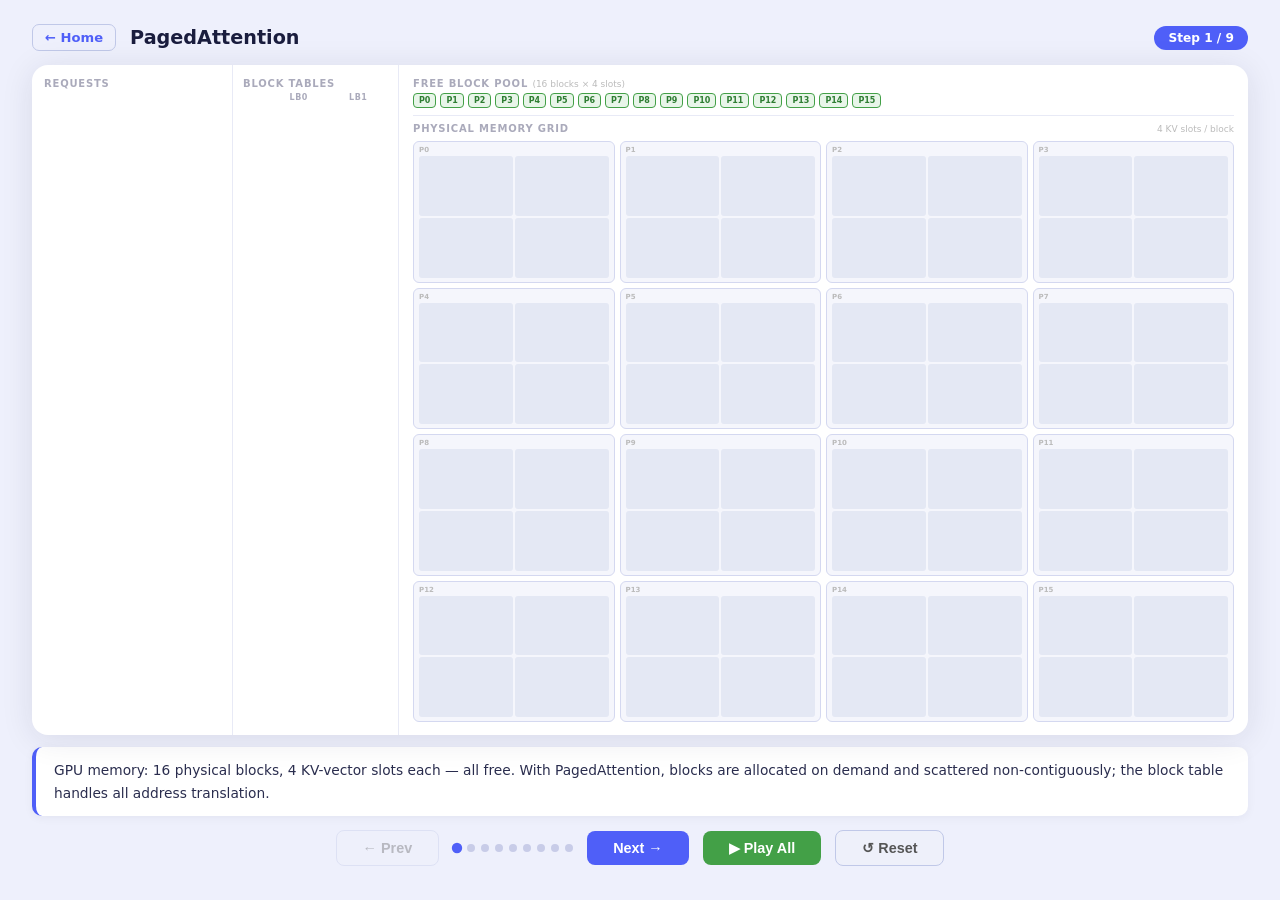
<file: vllm/paged-attention.html>
<!DOCTYPE html>
<html lang="en">
<head>
<meta charset="UTF-8">
<title>PagedAttention — Step by Step</title>
<style>
*{box-sizing:border-box;margin:0;padding:0}
body{background:#eef0fc;font-family:'Segoe UI',system-ui,sans-serif;display:flex;flex-direction:column;align-items:center;min-height:100vh;padding:24px 32px}

#topbar{display:flex;align-items:center;justify-content:space-between;width:calc(100vw - 32px);max-width:100%;margin-bottom:14px}
#topbar-left{display:flex;align-items:center;gap:14px}
h1{font-size:1.2rem;color:#1a1d3e;font-weight:700}
#step-pill{background:#4f5ff8;color:#fff;font-size:.76rem;font-weight:700;padding:5px 14px;border-radius:20px}
.home-btn{font-size:.82rem;color:#4f5ff8;text-decoration:none;font-weight:700;padding:5px 12px;border:1.5px solid #c0c8e8;border-radius:7px;background:#eef0fc}

#stage{
  position:relative;
  width:calc(100vw - 32px);max-width:100%;height:calc(100vh - 230px);
  background:#fff;border-radius:16px;
  box-shadow:0 4px 32px #1a1d3e1a;
  display:flex;overflow:hidden;
}

.divider{width:1px;background:#e8eaf6;flex-shrink:0}
.panel-label{font-size:10px;font-weight:700;color:#aab;text-transform:uppercase;letter-spacing:.8px;margin-bottom:4px}

/* ── Left panel: request cards ────────────────────────────────────────── */
#left-panel{
  width:200px;flex-shrink:0;
  padding:13px 12px;
  display:flex;flex-direction:column;gap:4px;
  overflow:hidden;
}

.req-card{
  border-radius:7px;border:1.5px solid transparent;
  padding:5px 8px;
  opacity:0;transform:translateY(8px);
  transition:opacity 320ms ease,transform 320ms ease;
  flex-shrink:0;
}
.req-card.show{opacity:1;transform:translateY(0)}
.req-card.r1{border-color:#1e88e5;background:#f4f9ff}
.req-card.r2{border-color:#f57c00;background:#fffaf4}
.req-card.r3{border-color:#43a047;background:#f4fdf5}
.req-card.r4{border-color:#8e24aa;background:#fdf4ff}
.req-card.r5{border-color:#e53935;background:#fff5f5}
.req-card.r6{border-color:#00838f;background:#e0f7fa}
.req-card.r7{border-color:#c2185b;background:#fce4ec}
.req-card.r8{border-color:#5c6bc0;background:#ede7f6}

.req-title{font-size:10px;font-weight:700;margin-bottom:0}
.r1 .req-title{color:#1e88e5}.r2 .req-title{color:#f57c00}
.r3 .req-title{color:#43a047}.r4 .req-title{color:#8e24aa}
.r5 .req-title{color:#e53935}.r6 .req-title{color:#00838f}
.r7 .req-title{color:#c2185b}.r8 .req-title{color:#5c6bc0}

/* ── Center panel: unified block table ────────────────────────────────── */
#bt-panel{
  width:165px;flex-shrink:0;
  padding:13px 10px;
  display:flex;flex-direction:column;
}

#bt-grid{
  display:grid;
  /* req badge | LB0 | LB1 */
  grid-template-columns: 26px 1fr 1fr;
  gap:0;
  align-content:start;
}

.bt-col-hdr{
  font-size:8px;font-weight:700;color:#aab;
  text-transform:uppercase;letter-spacing:.6px;
  padding:0 2px 5px 2px;
  text-align:center;
}

.bt-req-badge{
  display:flex;align-items:center;justify-content:center;
  border-radius:4px;font-size:8px;font-weight:800;
  height:24px;
  opacity:0;transition:opacity 320ms ease;
  margin-bottom:5px;
}
.bt-req-badge.show{opacity:1}
.bt-req-badge.r1{background:#dbeeff;color:#1e88e5}
.bt-req-badge.r2{background:#fff3e0;color:#f57c00}
.bt-req-badge.r3{background:#e8f5e9;color:#43a047}
.bt-req-badge.r4{background:#f3e8ff;color:#8e24aa}
.bt-req-badge.r5{background:#ffebee;color:#e53935}
.bt-req-badge.r6{background:#e0f2f1;color:#00838f}
.bt-req-badge.r7{background:#fce4ec;color:#c2185b}
.bt-req-badge.r8{background:#ede7f6;color:#5c6bc0}

.bt-cell{
  height:24px;margin-bottom:5px;
  display:flex;align-items:center;justify-content:center;
  border-radius:4px;
  font-size:9px;font-weight:700;
  background:#f0f2fa;color:#ccc;border:1.2px solid #e0e4f0;
  transition:background 280ms ease,color 280ms ease,border-color 280ms ease,transform 200ms ease;
  opacity:0;margin-right:2px;
}
.bt-cell:last-child{margin-right:0}
.bt-cell.show{opacity:1;transition:background 280ms ease,color 280ms ease,border-color 280ms ease,opacity 320ms ease}
.bt-cell.set.r1{background:#dbeeff;color:#1e88e5;border-color:#1e88e5}
.bt-cell.set.r2{background:#fff3e0;color:#f57c00;border-color:#f57c00}
.bt-cell.set.r3{background:#e8f5e9;color:#43a047;border-color:#43a047}
.bt-cell.set.r4{background:#f3e8ff;color:#8e24aa;border-color:#8e24aa}
.bt-cell.set.r5{background:#ffebee;color:#e53935;border-color:#e53935}
.bt-cell.set.r6{background:#e0f2f1;color:#00838f;border-color:#00838f}
.bt-cell.set.r7{background:#fce4ec;color:#c2185b;border-color:#c2185b}
.bt-cell.set.r8{background:#ede7f6;color:#5c6bc0;border-color:#5c6bc0}
.bt-cell.pop{animation:btPop 350ms cubic-bezier(.34,1.56,.64,1)}
@keyframes btPop{0%{transform:scale(0.4)}100%{transform:scale(1)}}

/* ── Right panel: free pool + physical grid ───────────────────────────── */
#right-panel{flex:1;padding:13px 14px;display:flex;flex-direction:column;gap:7px}

#free-pool{display:flex;flex-wrap:wrap;gap:4px}
.fp-chip{
  padding:2px 5px;border-radius:4px;font-size:8px;font-weight:700;
  background:#e8f5e9;border:1.2px solid #43a047;color:#2e7d32;
  transition:opacity 280ms ease;white-space:nowrap;
}
.fp-chip.gone{opacity:0;pointer-events:none}

.sep{height:1px;background:#e8eaf6;flex-shrink:0}
#grid-header{display:flex;justify-content:space-between;align-items:center;flex-shrink:0}
#grid-note{font-size:9px;color:#bbb}

#phys-grid{display:grid;grid-template-columns:repeat(4,1fr);gap:5px;flex:1}
.pb{
  border-radius:6px;border:1.5px solid #d4d8f0;background:#f5f6fc;
  padding:4px 5px;display:flex;flex-direction:column;gap:2px;
  transition:background 350ms ease,border-color 350ms ease,box-shadow 350ms ease;
}
.pb.r1{background:#dbeeff;border-color:#1e88e5}
.pb.r2{background:#fff3e0;border-color:#f57c00}
.pb.r3{background:#e8f5e9;border-color:#43a047}
.pb.r4{background:#f3e8ff;border-color:#8e24aa}
.pb.r5{background:#ffebee;border-color:#e53935}
.pb.r6{background:#e0f2f1;border-color:#00838f}
.pb.r7{background:#fce4ec;border-color:#c2185b}
.pb.r8{background:#ede7f6;border-color:#5c6bc0}
.pb.new-glow{box-shadow:0 0 0 3px #f9a82566,0 0 14px #f9a82533}
.pb.pulse{animation:blockPulse 500ms ease-out}
@keyframes blockPulse{0%{transform:scale(1)}45%{transform:scale(1.07)}100%{transform:scale(1)}}

.pb-head{display:flex;justify-content:space-between;align-items:center;flex-shrink:0}
.pb-id{font-size:7px;font-weight:700;color:#bbb}
.pb.r1 .pb-id{color:#1e88e5}.pb.r2 .pb-id{color:#f57c00}
.pb.r3 .pb-id{color:#43a047}.pb.r4 .pb-id{color:#8e24aa}
.pb.r5 .pb-id{color:#e53935}.pb.r6 .pb-id{color:#00838f}
.pb.r7 .pb-id{color:#c2185b}.pb.r8 .pb-id{color:#5c6bc0}
.pb-owner{font-size:6px;font-weight:600;color:#ccc}
.pb.r1 .pb-owner{color:#1565c0}.pb.r2 .pb-owner{color:#e65100}
.pb.r3 .pb-owner{color:#1b5e20}.pb.r4 .pb-owner{color:#4a148c}
.pb.r5 .pb-owner{color:#c62828}.pb.r6 .pb-owner{color:#00695c}
.pb.r7 .pb-owner{color:#880e4f}.pb.r8 .pb-owner{color:#283593}

.kv-grid{display:grid;grid-template-columns:1fr 1fr;gap:2px;flex:1}
.kv-slot{
  border-radius:3px;background:#e4e8f4;min-height:10px;
  display:flex;align-items:center;justify-content:center;
  font-size:5.5px;font-weight:700;color:transparent;
  transition:background 250ms ease,color 200ms ease;
}
.kv-slot.filled{color:#fff}
.kv-slot.pop{animation:slotPop 300ms cubic-bezier(.34,1.56,.64,1)}
@keyframes slotPop{0%{transform:scale(0);opacity:0}100%{transform:scale(1);opacity:1}}
.pb.r1 .kv-slot.filled{background:#1e88e5}
.pb.r2 .kv-slot.filled{background:#f57c00}
.pb.r3 .kv-slot.filled{background:#43a047}
.pb.r4 .kv-slot.filled{background:#8e24aa}
.pb.r5 .kv-slot.filled{background:#e53935}
.pb.r6 .kv-slot.filled{background:#00838f}
.pb.r7 .kv-slot.filled{background:#c2185b}
.pb.r8 .kv-slot.filled{background:#5c6bc0}

/* ── Floater ──────────────────────────────────────────────────────────── */
.floater{
  position:absolute;z-index:200;border-radius:6px;
  display:flex;align-items:center;justify-content:center;
  font-size:9px;font-weight:700;pointer-events:none;
  box-shadow:0 4px 16px #0002;
  transition:
    left 680ms cubic-bezier(.25,.8,.25,1),top 680ms cubic-bezier(.25,.8,.25,1),
    width 680ms cubic-bezier(.25,.8,.25,1),height 680ms cubic-bezier(.25,.8,.25,1),
    border-radius 680ms ease,opacity 200ms ease;
}

/* ── Controls ─────────────────────────────────────────────────────────── */
#desc-box{
  width:calc(100vw - 32px);max-width:100%;margin-top:12px;
  padding:12px 18px;background:#fff;border-radius:10px;
  border-left:4px solid #4f5ff8;box-shadow:0 2px 10px #1a1d3e0d;
  font-size:.86rem;line-height:1.65;color:#2a2d4e;min-height:52px;
}
#controls{display:flex;align-items:center;gap:14px;margin-top:14px;flex-wrap:wrap;justify-content:center}
.ctrl{padding:9px 26px;border:none;border-radius:8px;cursor:pointer;font-size:.9rem;font-weight:700;transition:all .15s}
#btn-prev{background:#eef0fa;color:#555;border:1.5px solid #c0c8e8}
#btn-prev:hover:not(:disabled){background:#d8dcf0;color:#222}
#btn-prev:disabled{opacity:.35;cursor:default}
#btn-next{background:#4f5ff8;color:#fff}
#btn-next:hover:not(:disabled){background:#6472fa}
#btn-next:disabled{opacity:.35;cursor:default}
#btn-play{background:#43a047;color:#fff}
#btn-play:hover:not(:disabled){background:#56b25a}
#btn-play:disabled{opacity:.35;cursor:default}
#btn-reset{background:#eef0fa;color:#555;border:1.5px solid #c0c8e8}
#btn-reset:hover{background:#d8dcf0;color:#222}
#dots{display:flex;gap:6px;align-items:center}
.dot{width:8px;height:8px;border-radius:50%;background:#c8cce8;cursor:pointer;transition:all .2s}
.dot.active{background:#4f5ff8;transform:scale(1.3)}
</style>
</head>
<body>

<div id="topbar">
  <div id="topbar-left">
    <a class="home-btn" href="index.html">← Home</a>
    <h1>PagedAttention</h1>
  </div>
  <span id="step-pill">Step 1 / 9</span>
</div>

<div id="stage">

  <!-- Left: compact request cards -->
  <div id="left-panel">
    <div class="panel-label">Requests</div>
    <!-- injected by JS -->
  </div>

  <div class="divider"></div>

  <!-- Center: unified block table -->
  <div id="bt-panel">
    <div class="panel-label">Block Tables</div>
    <div id="bt-grid">
      <!-- header row -->
      <div class="bt-col-hdr"></div>
      <div class="bt-col-hdr">LB0</div>
      <div class="bt-col-hdr">LB1</div>
      <!-- rows injected by JS -->
    </div>
  </div>

  <div class="divider"></div>

  <!-- Right: free pool + physical grid -->
  <div id="right-panel">
    <div>
      <div class="panel-label">Free Block Pool <span style="font-size:9px;color:#bbb;text-transform:none;letter-spacing:0;font-weight:400">(16 blocks × 4 slots)</span></div>
      <div id="free-pool"></div>
    </div>
    <div class="sep"></div>
    <div id="grid-header">
      <div class="panel-label" style="margin:0">Physical Memory Grid</div>
      <span id="grid-note">4 KV slots / block</span>
    </div>
    <div id="phys-grid"></div>
  </div>

</div>

<div id="desc-box"></div>
<div id="controls">
  <button class="ctrl" id="btn-prev">← Prev</button>
  <div id="dots"></div>
  <button class="ctrl" id="btn-next">Next →</button>
  <button class="ctrl" id="btn-play">▶ Play All</button>
  <button class="ctrl" id="btn-reset">↺ Reset</button>
</div>

<script>
const raf   = () => new Promise(r => requestAnimationFrame(r));
const raf2  = () => raf().then(raf);
const sleep = ms => new Promise(r => setTimeout(r, ms));

const stage      = document.getElementById('stage');
const leftPanel  = document.getElementById('left-panel');
const btGrid     = document.getElementById('bt-grid');
const gridEl     = document.getElementById('phys-grid');
const freePoolEl = document.getElementById('free-pool');

// ── Request definitions ────────────────────────────────────────────────────
// 8 requests, each using 2 logical blocks → fills all 16 physical blocks
const REQ_DEFS = [
  {id:'r1', num:1, label:'Req 1', nTok:8,  color:'#1e88e5'},
  {id:'r2', num:2, label:'Req 2', nTok:7,  color:'#f57c00'},
  {id:'r3', num:3, label:'Req 3', nTok:8,  color:'#43a047'},
  {id:'r4', num:4, label:'Req 4', nTok:6,  color:'#8e24aa'},
  {id:'r5', num:5, label:'Req 5', nTok:8,  color:'#e53935'},
  {id:'r6', num:6, label:'Req 6', nTok:7,  color:'#00838f'},
  {id:'r7', num:7, label:'Req 7', nTok:8,  color:'#c2185b'},
  {id:'r8', num:8, label:'Req 8', nTok:5,  color:'#5c6bc0'},
];

// Physical block assignments — scattered deliberately to show non-contiguity
// All 16 physical blocks (P0–P15) appear exactly once
const BLOCK_MAP = {
  r1: [ 0, 11],
  r2: [ 5, 14],
  r3: [10,  1],
  r4: [15,  6],
  r5: [ 3, 12],
  r6: [ 8,  7],
  r7: [13,  4],
  r8: [ 2,  9],
};

// How many KV slots each logical block fills
const SLOT_COUNTS = {
  r1: [4, 4],   // 8 tokens
  r2: [4, 3],   // 7 tokens
  r3: [4, 4],   // 8 tokens
  r4: [4, 2],   // 6 tokens
  r5: [4, 4],   // 8 tokens
  r6: [4, 3],   // 7 tokens
  r7: [4, 4],   // 8 tokens
  r8: [4, 1],   // 5 tokens
};

// ── Build free pool chips ──────────────────────────────────────────────────
for (let i = 0; i < 16; i++) {
  const chip = document.createElement('div');
  chip.className = 'fp-chip'; chip.id = `fpc${i}`;
  chip.textContent = `P${i}`;
  freePoolEl.appendChild(chip);
}

// ── Build physical grid ────────────────────────────────────────────────────
for (let i = 0; i < 16; i++) {
  const b = document.createElement('div');
  b.className = 'pb'; b.id = `pb${i}`;
  b.innerHTML = `
    <div class="pb-head">
      <span class="pb-id">P${i}</span>
      <span class="pb-owner" id="pbo${i}"></span>
    </div>
    <div class="kv-grid">
      ${[0,1,2,3].map(s=>`<div class="kv-slot" id="pvs${i}_${s}"></div>`).join('')}
    </div>`;
  gridEl.appendChild(b);
}

// ── Build request cards ────────────────────────────────────────────────────
REQ_DEFS.forEach(({ id, label, nTok }) => {
  const card = document.createElement('div');
  card.className = `req-card ${id}`; card.id = `card-${id}`;
  card.innerHTML = `<div class="req-title">${label} <span style="font-size:8px;color:#bbb;font-weight:400">${nTok} tokens</span></div>`;
  leftPanel.appendChild(card);
});

// ── Build unified block table (center panel) ───────────────────────────────
// Grid columns: [badge] [LB0] [LB1]
REQ_DEFS.forEach(({ id, num }) => {
  // Badge
  const badge = document.createElement('div');
  badge.className = `bt-req-badge ${id}`; badge.id = `bt-badge-${id}`;
  badge.textContent = `R${num}`;
  btGrid.appendChild(badge);

  // LB0–LB1 cells
  for (let lb = 0; lb < 2; lb++) {
    const cell = document.createElement('div');
    cell.className = 'bt-cell'; cell.id = `btc-${id}-${lb}`;
    cell.textContent = '—';
    btGrid.appendChild(cell);
  }
});

// ── Reveal / hide block table row ─────────────────────────────────────────
function showBtRow(req) {
  [`bt-badge-${req}`,`btc-${req}-0`,`btc-${req}-1`].forEach(id => {
    const el = document.getElementById(id);
    if (el) el.classList.add('show');
  });
}
function hideBtRow(req) {
  [`bt-badge-${req}`,`btc-${req}-0`,`btc-${req}-1`].forEach(id => {
    const el = document.getElementById(id);
    if (el) el.classList.remove('show');
  });
}

// ── Animation helpers ──────────────────────────────────────────────────────
async function showCard(req) {
  const card = document.getElementById(`card-${req}`);
  card.classList.add('show');
  showBtRow(req);
}

async function flyAllocate(req, lbIdx, pbId) {
  const def   = REQ_DEFS.find(d => d.id === req);
  const color = def.color;

  const fromEl = document.getElementById(`fpc${pbId}`);
  const toEl   = document.getElementById(`pb${pbId}`);
  const stRect   = stage.getBoundingClientRect();
  const fromRect = fromEl.getBoundingClientRect();
  const toRect   = toEl.getBoundingClientRect();

  const fl = document.createElement('div');
  fl.className = 'floater';
  fl.textContent = `P${pbId}`;
  fl.style.cssText = `
    left:${fromRect.left-stRect.left}px; top:${fromRect.top-stRect.top}px;
    width:${fromRect.width}px; height:${fromRect.height}px;
    background:${color}22; border:2px solid ${color}; color:${color}; opacity:0;`;
  stage.appendChild(fl);
  fromEl.classList.add('gone');

  await raf2();
  fl.style.opacity = '1';
  await raf2();

  fl.style.left = `${toRect.left-stRect.left}px`;
  fl.style.top  = `${toRect.top-stRect.top}px`;
  fl.style.width = `${toRect.width}px`;
  fl.style.height = `${toRect.height}px`;
  fl.style.borderRadius = '7px';
  await sleep(720);

  const blk = document.getElementById(`pb${pbId}`);
  blk.classList.add(req, 'pulse', 'new-glow');
  document.getElementById(`pbo${pbId}`).textContent = `R${def.num}·LB${lbIdx}`;
  fl.remove();
  await sleep(380);
  blk.classList.remove('new-glow', 'pulse');

  // Update block table cell
  const cell = document.getElementById(`btc-${req}-${lbIdx}`);
  cell.textContent = `P${pbId}`;
  cell.classList.add('set', req, 'pop');
  cell.addEventListener('animationend', () => cell.classList.remove('pop'), { once: true });
}

async function fillSlotsBatch(pbId, count, startTokIdx, delayMs = 110) {
  for (let s = 0; s < count; s++) {
    const slot = document.getElementById(`pvs${pbId}_${s}`);
    slot.textContent = `T${startTokIdx+s+1}`;
    slot.classList.add('filled', 'pop');
    slot.addEventListener('animationend', () => slot.classList.remove('pop'), { once: true });
    if (s < count-1) await sleep(delayMs);
  }
}

async function flyFree(pbId) {
  const blk  = document.getElementById(`pb${pbId}`);
  const chip = document.getElementById(`fpc${pbId}`);
  const stRect   = stage.getBoundingClientRect();
  const blkRect  = blk.getBoundingClientRect();
  const chipRect = chip.getBoundingClientRect();
  const reqClass = ['r1','r2','r3','r4','r5','r6','r7','r8'].find(c => blk.classList.contains(c));
  const def = reqClass ? REQ_DEFS.find(d => d.id === reqClass) : null;
  const color = def ? def.color : '#43a047';

  const fl = document.createElement('div');
  fl.className = 'floater';
  fl.textContent = `P${pbId}`;
  fl.style.cssText = `left:${blkRect.left-stRect.left}px;top:${blkRect.top-stRect.top}px;width:${blkRect.width}px;height:${blkRect.height}px;background:${color}22;border:2px solid ${color};color:${color};opacity:0;`;
  stage.appendChild(fl);

  // Clear block immediately
  blk.className = 'pb'; blk.style = '';
  document.getElementById(`pbo${pbId}`).textContent = '';
  for (let s = 0; s < 4; s++) {
    const sl = document.getElementById(`pvs${pbId}_${s}`);
    sl.className = 'kv-slot'; sl.textContent = '';
  }

  await raf2(); fl.style.opacity = '1'; await raf2();
  fl.style.left   = `${chipRect.left-stRect.left}px`;
  fl.style.top    = `${chipRect.top-stRect.top}px`;
  fl.style.width  = `${chipRect.width}px`;
  fl.style.height = `${chipRect.height}px`;
  fl.style.borderRadius = '4px';
  await sleep(700);
  chip.classList.remove('gone');
  fl.remove();
}

async function flyAllocateNoTable(req, pbId, ownerLabel) {
  const def   = REQ_DEFS.find(d => d.id === req);
  const color = def.color;
  const fromEl = document.getElementById(`fpc${pbId}`);
  const toEl   = document.getElementById(`pb${pbId}`);
  const stRect   = stage.getBoundingClientRect();
  const fromRect = fromEl.getBoundingClientRect();
  const toRect   = toEl.getBoundingClientRect();

  const fl = document.createElement('div');
  fl.className = 'floater';
  fl.textContent = `P${pbId}`;
  fl.style.cssText = `left:${fromRect.left-stRect.left}px;top:${fromRect.top-stRect.top}px;width:${fromRect.width}px;height:${fromRect.height}px;background:${color}22;border:2px solid ${color};color:${color};opacity:0;`;
  stage.appendChild(fl);
  fromEl.classList.add('gone');

  await raf2(); fl.style.opacity = '1'; await raf2();
  fl.style.left = `${toRect.left-stRect.left}px`;
  fl.style.top  = `${toRect.top-stRect.top}px`;
  fl.style.width = `${toRect.width}px`;
  fl.style.height = `${toRect.height}px`;
  fl.style.borderRadius = '7px';
  await sleep(720);

  const blk = document.getElementById(`pb${pbId}`);
  blk.classList.add(req, 'pulse', 'new-glow');
  document.getElementById(`pbo${pbId}`).textContent = ownerLabel;
  fl.remove();
  await sleep(380);
  blk.classList.remove('new-glow', 'pulse');
}

// ── Instant-state helpers ──────────────────────────────────────────────────
function setBlkInst(pbId, req, lbl) {
  document.getElementById(`pb${pbId}`).classList.add(req);
  document.getElementById(`pbo${pbId}`).textContent = lbl;
}
function fillSlotInst(pbId, slotIdx, label) {
  const sl = document.getElementById(`pvs${pbId}_${slotIdx}`);
  sl.textContent = label; sl.classList.add('filled');
}
function setBtcInst(req, lb, pb) {
  const el = document.getElementById(`btc-${req}-${lb}`);
  if (el) { el.textContent = `P${pb}`; el.classList.add('set', req); }
}
function markGone(pbId) { document.getElementById(`fpc${pbId}`).classList.add('gone'); }

function showAllCards() {
  REQ_DEFS.forEach(({ id }) => {
    const card = document.getElementById(`card-${id}`);
    card.classList.add('show');
    card.style.opacity = '';
    showBtRow(id);
  });
}

// ── Reset ──────────────────────────────────────────────────────────────────
function resetAll() {
  stage.querySelectorAll('.floater').forEach(f => f.remove());
  for (let i = 0; i < 16; i++) {
    const b = document.getElementById(`pb${i}`);
    b.className = 'pb'; b.style = '';
    document.getElementById(`pbo${i}`).textContent = '';
    for (let s = 0; s < 4; s++) {
      const sl = document.getElementById(`pvs${i}_${s}`);
      sl.className = 'kv-slot'; sl.textContent = '';
    }
    document.getElementById(`fpc${i}`).classList.remove('gone');
  }
  REQ_DEFS.forEach(({ id }) => {
    const card = document.getElementById(`card-${id}`);
    card.classList.remove('show');
    card.style.opacity = '';
    hideBtRow(id);
    for (let lb = 0; lb < 2; lb++) {
      const cell = document.getElementById(`btc-${id}-${lb}`);
      if (cell) { cell.textContent = '—'; cell.className = 'bt-cell'; }
    }
  });
}

// ── Instant state reconstruction for backward navigation ──────────────────
function applyInstant(n) {
  if (n >= 1) showAllCards();

  if (n >= 2) {
    REQ_DEFS.forEach(({id, num}) => {
      const pb = BLOCK_MAP[id][0];
      setBlkInst(pb, id, `R${num}·LB0`); setBtcInst(id, 0, pb); markGone(pb);
    });
  }
  if (n >= 3) {
    REQ_DEFS.forEach(({id}) => {
      const pb = BLOCK_MAP[id][0];
      for (let s=0;s<SLOT_COUNTS[id][0];s++) fillSlotInst(pb, s, `T${s+1}`);
    });
  }
  if (n >= 4) {
    REQ_DEFS.forEach(({id, num}) => {
      const pb = BLOCK_MAP[id][1];
      setBlkInst(pb, id, `R${num}·LB1`); setBtcInst(id, 1, pb); markGone(pb);
    });
  }
  if (n >= 5) {
    REQ_DEFS.forEach(({id}) => {
      const pb = BLOCK_MAP[id][1];
      for (let s=0;s<SLOT_COUNTS[id][1];s++) fillSlotInst(pb, s, `T${s+5}`);
    });
  }
  // n>=6: wave — no additional persistent state

  if (n >= 7) {
    // R1 freed
    BLOCK_MAP.r1.forEach(pb => {
      const blk = document.getElementById(`pb${pb}`);
      blk.className = 'pb'; blk.style = '';
      document.getElementById(`pbo${pb}`).textContent = '';
      for (let s=0;s<4;s++) {
        const sl=document.getElementById(`pvs${pb}_${s}`);
        sl.className='kv-slot'; sl.textContent='';
      }
      document.getElementById(`fpc${pb}`).classList.remove('gone');
    });
    for (let lb=0;lb<2;lb++) {
      const cell = document.getElementById(`btc-r1-${lb}`);
      if (cell) { cell.textContent='—'; cell.className='bt-cell show'; }
    }
    document.getElementById('card-r1').style.opacity = '0.4';
  }

  if (n >= 8) {
    // R4 LB1 (P6) slots 2,3 filled with T7, T8
    fillSlotInst(BLOCK_MAP.r4[1], 2, 'T7');
    fillSlotInst(BLOCK_MAP.r4[1], 3, 'T8');
    // R4 claims P0 as LB2
    setBlkInst(0, 'r4', 'R4·LB2');
    fillSlotInst(0, 0, 'T9'); fillSlotInst(0, 1, 'T10');
    markGone(0);
  }
}

// ── Steps ─────────────────────────────────────────────────────────────────
const STEPS = [
  {
    desc: 'GPU memory: 16 physical blocks, 4 KV-vector slots each — all free. With PagedAttention, blocks are allocated on demand and scattered non-contiguously; the block table handles all address translation.',
    async run() {}
  },
  {
    desc: '8 requests arrive simultaneously. Each gets a row in the block table, initialized to "—". No physical memory committed yet — allocation happens lazily as tokens are generated.',
    async run() {
      await Promise.all(REQ_DEFS.map(({ id }) => showCard(id)));
    }
  },
  {
    desc: 'Allocation round 1 — LB0 assigned for all 8 requests simultaneously. 8 blocks fly from the free pool to scattered physical addresses. With fragmentation, 8 requests × 8 slots each would need 64 contiguous slots — impossible here. With PagedAttention, non-contiguity is free.',
    async run() {
      await Promise.all(REQ_DEFS.map(({ id }) => flyAllocate(id, 0, BLOCK_MAP[id][0])));
    }
  },
  {
    desc: 'T1–T4 cached into all 8 LB0 blocks in parallel. Every request\'s first 4 tokens stored across 8 different physical blocks, none adjacent.',
    async run() {
      await Promise.all(REQ_DEFS.map(({ id }) =>
        fillSlotsBatch(BLOCK_MAP[id][0], SLOT_COUNTS[id][0], 0, 100)));
    }
  },
  {
    desc: 'Allocation round 2 — LB1 for all 8 requests. The last 8 free blocks claimed simultaneously. Free pool is now empty, all 16 blocks owned.',
    async run() {
      await Promise.all(REQ_DEFS.map(({ id }) => flyAllocate(id, 1, BLOCK_MAP[id][1])));
    }
  },
  {
    desc: 'T5–T8 cached into LB1 blocks. R1, R3, R5, R7 fill all 4 slots (8 tokens total). R2, R6 fill 3 (7 tokens). R4 fills 2 (6 tokens). R8 fills 1 (5 tokens). Partial last blocks reserve space for the next decode step.',
    async run() {
      await Promise.all(REQ_DEFS.map(({ id }) =>
        fillSlotsBatch(BLOCK_MAP[id][1], SLOT_COUNTS[id][1], 4, 100)));
    }
  },
  {
    desc: 'Zero fragmentation — all 16 blocks serving 8 concurrent requests. Compare: with fixed pre-allocation at max_seq_len = 8 tokens, those same 16 blocks could only serve 4 requests (2 blocks × 8 slots pre-reserved each × 4 = 16). PagedAttention fits 2× the batch at the same memory size.',
    async run() {
      for (let i = 0; i < 16; i++) {
        const b = document.getElementById(`pb${i}`);
        b.classList.add('pulse');
        b.addEventListener('animationend', () => b.classList.remove('pulse'), { once: true });
        await sleep(45);
      }
    }
  },
  {
    desc: 'R1 finishes generating — its 2 physical blocks (P0, P11) are freed instantly. No waiting, no copying. P0 and P11 return to the free pool the moment R1 completes, available for any other request.',
    async run() {
      const card = document.getElementById('card-r1');
      card.style.transition = 'opacity 350ms ease';
      card.style.opacity = '0.4';
      await sleep(400);
      await Promise.all(BLOCK_MAP.r1.map(pb => flyFree(pb)));
      for (let lb = 0; lb < 2; lb++) {
        const cell = document.getElementById(`btc-r1-${lb}`);
        if (cell) { cell.textContent = '—'; cell.className = 'bt-cell show'; }
      }
    }
  },
  {
    desc: 'R4 generates T7–T8, filling LB1 (P6) completely. Then T9 arrives — R4 needs a new block. It immediately claims P0 (just freed by R1). Freed blocks return to the pool the instant their owner finishes — zero idle time between one request ending and another using that memory.',
    async run() {
      // Fill remaining slots in R4's LB1 (P6) — slots 2 and 3 with T7, T8
      const p6 = BLOCK_MAP.r4[1]; // P6
      for (let s = 2; s < 4; s++) {
        const slot = document.getElementById(`pvs${p6}_${s}`);
        slot.textContent = `T${s+5}`;
        slot.classList.add('filled', 'pop');
        slot.addEventListener('animationend', () => slot.classList.remove('pop'), { once: true });
        if (s < 3) await sleep(130);
      }
      await sleep(300);
      // R4 claims P0 (freed by R1) as LB2
      await flyAllocateNoTable('r4', 0, 'R4·LB2');
      await fillSlotsBatch(0, 2, 8, 120);
    }
  },
];

// ── Navigation ────────────────────────────────────────────────────────────
let cur = 0, busy = false, playActive = false;

async function goTo(n) {
  if (busy || n < 0 || n >= STEPS.length) return;
  busy = true; setUI(false);
  if (n <= cur) { resetAll(); applyInstant(n); }
  else {
    if (n - cur > 1) { resetAll(); applyInstant(n-1); }
    await STEPS[n].run();
  }
  cur = n; busy = false; updateUI();
}

async function playAll() {
  if (busy) return;
  playActive = true;
  document.getElementById('btn-play').textContent = '■ Stop';
  document.getElementById('btn-play').style.background = '#e53935';
  document.getElementById('btn-play').onclick = stopPlay;
  while (cur < STEPS.length-1 && playActive) { await goTo(cur+1); await sleep(900); }
  endPlay();
}
function stopPlay() { playActive = false; endPlay(); }
function endPlay() {
  playActive = false;
  const btn = document.getElementById('btn-play');
  btn.textContent = '▶ Play All'; btn.style.background = '#43a047'; btn.onclick = playAll;
  updateUI();
}
function setUI(en) { ['btn-prev','btn-next','btn-play','btn-reset'].forEach(id => document.getElementById(id).disabled = !en); }
function updateUI() {
  document.getElementById('step-pill').textContent = `Step ${cur+1} / ${STEPS.length}`;
  document.getElementById('desc-box').textContent  = STEPS[cur].desc;
  document.getElementById('btn-prev').disabled = cur === 0;
  document.getElementById('btn-next').disabled = cur === STEPS.length-1;
  document.getElementById('btn-play').disabled = cur === STEPS.length-1;
  document.getElementById('btn-reset').disabled = false;
  document.querySelectorAll('.dot').forEach((d,i) => d.classList.toggle('active', i === cur));
}

STEPS.forEach((_,i) => {
  const d = document.createElement('div');
  d.className = 'dot' + (i===0?' active':'');
  d.addEventListener('click', () => { stopPlay(); goTo(i); });
  document.getElementById('dots').appendChild(d);
});
document.getElementById('btn-prev').addEventListener('click',  () => { stopPlay(); goTo(cur-1); });
document.getElementById('btn-next').addEventListener('click',  () => { stopPlay(); goTo(cur+1); });
document.getElementById('btn-play').addEventListener('click',  playAll);
document.getElementById('btn-reset').addEventListener('click', () => { stopPlay(); goTo(0); });
document.addEventListener('keydown', e => {
  if (e.key==='ArrowRight'||e.key===' '){e.preventDefault();stopPlay();goTo(cur+1);}
  if (e.key==='ArrowLeft'){e.preventDefault();stopPlay();goTo(cur-1);}
});
updateUI();
</script>
</body>
</html>
</file>
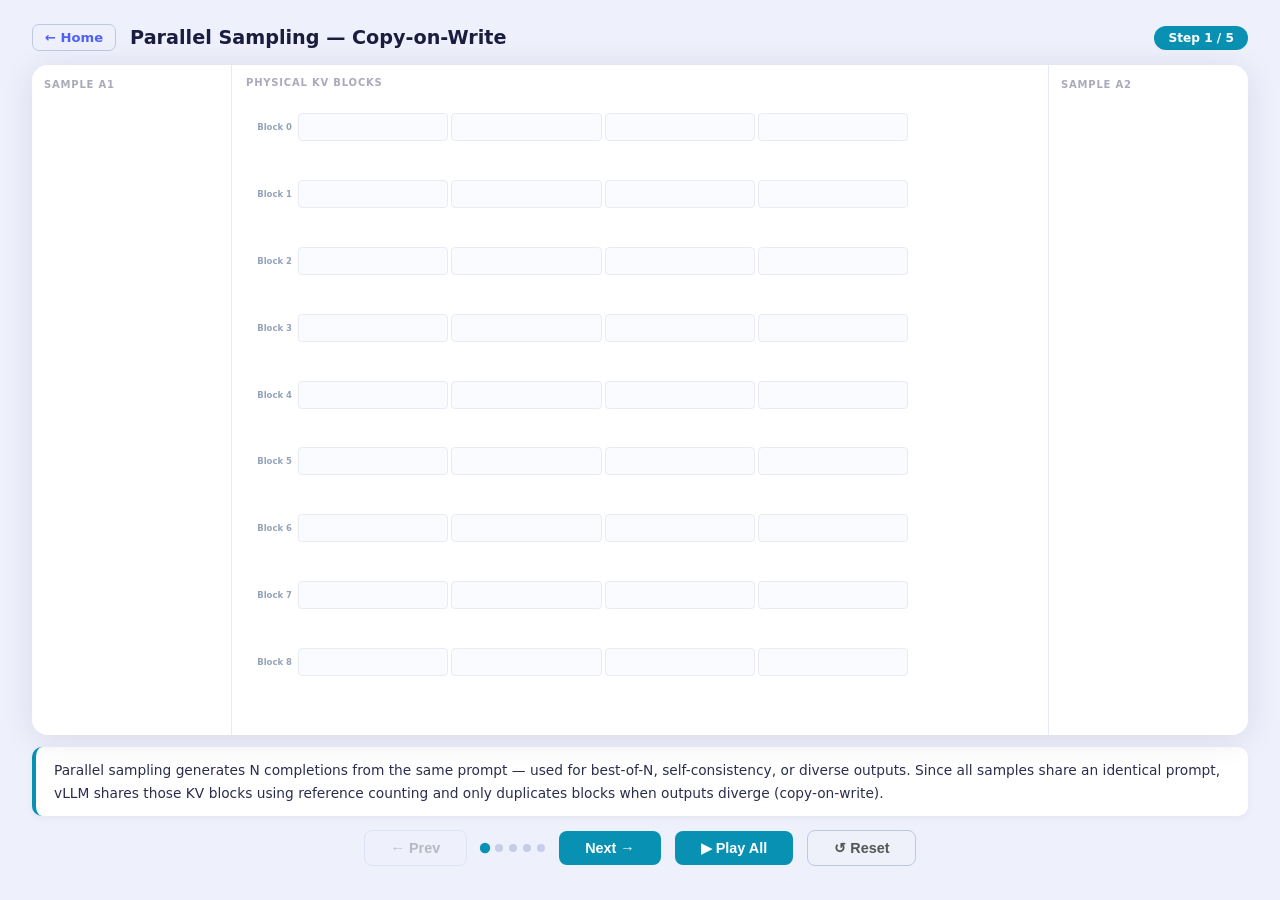
<file: vllm/parallel-sampling.html>
<!DOCTYPE html>
<html lang="en">
<head>
<meta charset="UTF-8">
<title>Parallel Sampling — Copy-on-Write</title>
<style>
*{box-sizing:border-box;margin:0;padding:0}
body{background:#eef0fc;font-family:'Segoe UI',system-ui,sans-serif;display:flex;flex-direction:column;align-items:center;min-height:100vh;padding:24px 32px}

#topbar{display:flex;align-items:center;justify-content:space-between;width:calc(100vw - 64px);max-width:100%;margin-bottom:14px}
#topbar-left{display:flex;align-items:center;gap:14px}
h1{font-size:1.2rem;color:#1a1d3e;font-weight:700}
#step-pill{background:#0891b2;color:#fff;font-size:.76rem;font-weight:700;padding:5px 14px;border-radius:20px}
.home-btn{font-size:.82rem;color:#4f5ff8;text-decoration:none;font-weight:700;padding:5px 12px;border:1.5px solid #c0c8e8;border-radius:7px;background:#eef0fc}

#stage{position:relative;width:calc(100vw - 64px);max-width:100%;height:calc(100vh - 230px);background:#fff;border-radius:16px;box-shadow:0 4px 32px #1a1d3e1a;display:flex;overflow:hidden}

/* SVG arrow overlay */
#arrow-svg{position:absolute;top:0;left:0;width:100%;height:100%;pointer-events:none;z-index:10;overflow:visible}

/* ── Left panel (A1) ── */
#left-panel{width:200px;flex-shrink:0;padding:14px 12px;display:flex;flex-direction:column;align-items:center;gap:12px;border-right:1px solid #e8eaf6;z-index:1;background:#fff}

/* ── Center panel ── */
#center-panel{flex:1;padding:12px 14px;display:flex;flex-direction:column;min-width:0;background:#fff}

/* ── Right panel (A2) ── */
#right-panel{width:200px;flex-shrink:0;padding:14px 12px;display:flex;flex-direction:column;align-items:center;gap:12px;border-left:1px solid #e8eaf6;z-index:1;background:#fff}

.panel-label{font-size:10px;font-weight:700;color:#aab;text-transform:uppercase;letter-spacing:.8px;align-self:flex-start;flex-shrink:0}

/* Sample circle */
.sample-circle{width:58px;height:58px;border-radius:50%;display:flex;align-items:center;justify-content:center;font-size:13px;font-weight:800;border:2.5px solid;flex-shrink:0;opacity:0;transform:scale(0.6);transition:opacity 350ms ease,transform 350ms cubic-bezier(.34,1.56,.64,1)}
.sample-circle.show{opacity:1;transform:scale(1)}
.a1-circle{background:#fffde7;border-color:#f59e0b;color:#92400e}
.a2-circle{background:#f0fdf4;border-color:#4ade80;color:#15803d}

/* Logical block table */
.lb-wrap{width:100%;opacity:0;transition:opacity 400ms ease}
.lb-wrap.show{opacity:1}
.lb-caption{font-size:9px;font-weight:700;color:#64748b;text-transform:uppercase;letter-spacing:.6px;margin-bottom:5px}
.lb-tbl{width:100%;border-collapse:collapse;border:1.5px solid #e2e8f0;border-radius:6px;overflow:hidden}
.lb-tbl th{font-size:8px;font-weight:700;color:#94a3b8;padding:3px 6px;background:#f8fafc;border-bottom:1.5px solid #e2e8f0;text-align:left}
.lb-tbl td{font-size:9px;padding:5px 6px;border-bottom:1px solid #f0f2fa;vertical-align:middle}
.lb-tbl tr:last-child td{border-bottom:none}
.lb-num{font-weight:700;color:#64748b;white-space:nowrap}
.lb-arr{color:#c0c8e8;text-align:center}
.lb-pb{font-weight:800;padding:2px 7px;border-radius:4px;font-size:9px;display:inline-block}
.lb-pb.blue{background:#dbeeff;color:#1565c0;border:1px solid #90caf9}
.lb-pb.amber{background:#fffde7;color:#92400e;border:1px solid #f59e0b}
.lb-pb.green{background:#dcfce7;color:#15803d;border:1px solid #4ade80}

/* Physical block grid */
#phys-blocks{display:flex;flex-direction:column;flex:1;justify-content:space-evenly;gap:1px}
.phys-row{display:flex;align-items:center;gap:6px;min-height:0;flex:1}
.phys-lbl{font-size:8.5px;font-weight:700;color:#94a3b8;width:46px;flex-shrink:0;text-align:right}
.phys-cells{display:flex;gap:3px;flex:1;height:100%;align-items:center}
.tok-cell{flex:1;height:28px;border-radius:4px;border:1.5px solid #e8eaf6;background:#fafbff;display:flex;align-items:center;justify-content:center;font-size:8.5px;font-weight:600;font-style:italic;color:transparent;transition:background 350ms ease,border-color 350ms ease,color 300ms ease}
.tok-cell.shared{background:#dbeeff;border-color:#90caf9;color:#1565c0}
.tok-cell.a1{background:#fffde7;border-color:#f59e0b;color:#92400e}
.tok-cell.a2{background:#dcfce7;border-color:#4ade80;color:#15803d}
.tok-cell.pop{animation:cellPop 300ms cubic-bezier(.34,1.56,.64,1)}
@keyframes cellPop{0%{transform:scale(0.4);opacity:0}100%{transform:scale(1);opacity:1}}

/* Ref count badge — sits inline after phys-cells */
.ref-col{width:120px;flex-shrink:0;display:flex;align-items:center}
.ref-badge{font-size:8px;font-weight:700;padding:2px 8px;border-radius:5px;background:#fce4ec;color:#c62828;border:1.5px solid #ef9a9a;white-space:nowrap;opacity:0;transition:opacity 300ms ease,background 400ms ease}
.ref-badge.show{opacity:1}

/* CoW label and arrow */
#cow-label{position:absolute;font-size:11px;font-weight:800;font-style:italic;color:#d32f2f;opacity:0;transition:opacity 400ms ease;z-index:20;pointer-events:none;white-space:nowrap}
#cow-label.show{opacity:1}

/* Insight box */
#insight-box{margin-top:8px;flex-shrink:0;border-radius:8px;background:#ecfeff;border:1.5px solid #a5f3fc;padding:9px 12px;font-size:.82rem;line-height:1.55;color:#0e7490;opacity:0;transition:opacity 400ms ease}
#insight-box.show{opacity:1}

#desc-box{width:calc(100vw - 64px);max-width:100%;margin-top:12px;padding:12px 18px;background:#fff;border-radius:10px;border-left:4px solid #0891b2;box-shadow:0 2px 10px #1a1d3e0d;font-size:.86rem;line-height:1.65;color:#2a2d4e;min-height:52px}
#controls{display:flex;align-items:center;gap:14px;margin-top:14px;flex-wrap:wrap;justify-content:center}
.ctrl{padding:9px 26px;border:none;border-radius:8px;cursor:pointer;font-size:.9rem;font-weight:700;transition:all .15s}
#btn-prev{background:#eef0fa;color:#555;border:1.5px solid #c0c8e8}
#btn-prev:hover:not(:disabled){background:#d8dcf0;color:#222}
#btn-prev:disabled{opacity:.35;cursor:default}
#btn-next{background:#0891b2;color:#fff}
#btn-next:hover:not(:disabled){background:#0e7490}
#btn-next:disabled{opacity:.35;cursor:default}
#btn-play{background:#0891b2;color:#fff}
#btn-play:hover:not(:disabled){background:#0e7490}
#btn-play:disabled{opacity:.35;cursor:default}
#btn-reset{background:#eef0fa;color:#555;border:1.5px solid #c0c8e8}
#btn-reset:hover{background:#d8dcf0;color:#222}
#dots{display:flex;gap:6px;align-items:center}
.dot{width:8px;height:8px;border-radius:50%;background:#c8cce8;cursor:pointer;transition:all .2s}
.dot.active{background:#0891b2;transform:scale(1.3)}
</style>
</head>
<body>

<div id="topbar">
  <div id="topbar-left">
    <a class="home-btn" href="index.html">← Home</a>
    <h1>Parallel Sampling — Copy-on-Write</h1>
  </div>
  <span id="step-pill">Step 1 / 6</span>
</div>

<div id="stage">
  <svg id="arrow-svg"></svg>

  <!-- Left: Sample A1 -->
  <div id="left-panel">
    <div class="panel-label">Sample A1</div>
    <div class="sample-circle a1-circle" id="circle-a1">A1</div>
    <div class="lb-wrap" id="lb-a1">
      <div class="lb-caption">Logical KV blocks</div>
      <table class="lb-tbl">
        <thead><tr><th>Block</th><th></th><th>Physical</th></tr></thead>
        <tbody>
          <tr id="a1-lb0"><td class="lb-num">Block 0</td><td class="lb-arr">→</td><td><span class="lb-pb blue" id="a1-lb0-pb">P7</span></td></tr>
          <tr id="a1-lb1"><td class="lb-num">Block 1</td><td class="lb-arr">→</td><td><span class="lb-pb blue" id="a1-lb1-pb">P1</span></td></tr>
        </tbody>
      </table>
    </div>
  </div>

  <!-- Center: Physical KV blocks -->
  <div id="center-panel">
    <div class="panel-label" style="margin-bottom:6px">Physical KV Blocks</div>
    <div id="phys-blocks"></div>
    <div id="cow-label">Copy-on-write</div>
    <div id="insight-box"></div>
  </div>

  <!-- Right: Sample A2 -->
  <div id="right-panel">
    <div class="panel-label">Sample A2</div>
    <div class="sample-circle a2-circle" id="circle-a2">A2</div>
    <div class="lb-wrap" id="lb-a2">
      <div class="lb-caption">Logical KV blocks</div>
      <table class="lb-tbl">
        <thead><tr><th>Block</th><th></th><th>Physical</th></tr></thead>
        <tbody>
          <tr id="a2-lb0"><td class="lb-num">Block 0</td><td class="lb-arr">→</td><td><span class="lb-pb blue" id="a2-lb0-pb">P7</span></td></tr>
          <tr id="a2-lb1"><td class="lb-num">Block 1</td><td class="lb-arr">→</td><td><span class="lb-pb green" id="a2-lb1-pb">P1</span></td></tr>
        </tbody>
      </table>
    </div>
  </div>
</div>

<div id="desc-box"></div>
<div id="controls">
  <button class="ctrl" id="btn-prev">← Prev</button>
  <div id="dots"></div>
  <button class="ctrl" id="btn-next">Next →</button>
  <button class="ctrl" id="btn-play">▶ Play All</button>
  <button class="ctrl" id="btn-reset">↺ Reset</button>
</div>

<script>
const sleep = ms => new Promise(r => setTimeout(r, ms));
const raf2  = () => new Promise(r => requestAnimationFrame(() => requestAnimationFrame(r)));

// ── Data ──────────────────────────────────────────────────────────────────
const N_PHYS   = 9;
const PROMPT_A = ['Four','score','and','seven'];   // Block 7
const PROMPT_B = ['years','ago','our'];             // Block 1 slots 0-2 (shared prefix)
const TOK_A1   = 'fathers';                        // A1 diverges here
const TOK_A2   = 'mothers';                        // A2 diverges here

// ── Build physical block rows ─────────────────────────────────────────────
const physBlocks = document.getElementById('phys-blocks');
for (let i = 0; i < N_PHYS; i++) {
  const row = document.createElement('div');
  row.className = 'phys-row';
  row.id = `pr${i}`;
  row.innerHTML = `
    <div class="phys-lbl">Block ${i}</div>
    <div class="phys-cells" id="pc${i}">${
      [0,1,2,3].map(s => `<div class="tok-cell" id="tc${i}_${s}"></div>`).join('')
    }</div>
    <div class="ref-col"><div class="ref-badge" id="ref${i}"></div></div>`;
  physBlocks.appendChild(row);
}

// ── Cell helpers ──────────────────────────────────────────────────────────
const cell = (b, s) => document.getElementById(`tc${b}_${s}`);

function setCellInstant(b, s, text, cls) {
  const c = cell(b, s);
  c.textContent = text;
  c.className = `tok-cell ${cls}`;
}
async function fillCell(b, s, text, cls) {
  const c = cell(b, s);
  c.textContent = text;
  c.className = `tok-cell ${cls} pop`;
  c.addEventListener('animationend', () => c.classList.remove('pop'), {once:true});
}
function setRef(b, text, vis) {
  const el = document.getElementById(`ref${b}`);
  el.textContent = text;
  el.classList.toggle('show', vis);
}

// ── SVG arrows ────────────────────────────────────────────────────────────
const svg   = document.getElementById('arrow-svg');
const stage = document.getElementById('stage');

function initDefs() {
  const defs = document.createElementNS('http://www.w3.org/2000/svg','defs');
  for (const [id, fill] of [['aBlue','#1565c0'],['aAmber','#92400e'],['aGreen','#15803d'],['aRed','#d32f2f'],['aGray','#94a3b8']]) {
    const m = document.createElementNS('http://www.w3.org/2000/svg','marker');
    m.setAttribute('id', id); m.setAttribute('markerWidth','8'); m.setAttribute('markerHeight','8');
    m.setAttribute('refX','6'); m.setAttribute('refY','3'); m.setAttribute('orient','auto');
    const p = document.createElementNS('http://www.w3.org/2000/svg','path');
    p.setAttribute('d','M0,0 L0,6 L8,3 z'); p.setAttribute('fill', fill);
    m.appendChild(p); defs.appendChild(m);
  }
  svg.appendChild(defs);
}

function pt(el) {
  const r  = el.getBoundingClientRect();
  const sr = stage.getBoundingClientRect();
  return {
    cx: r.left - sr.left + r.width/2,
    cy: r.top  - sr.top  + r.height/2,
    right:  r.right  - sr.left,
    left:   r.left   - sr.left,
    top:    r.top    - sr.top,
    bottom: r.bottom - sr.top,
  };
}

function line(x1,y1,x2,y2,stroke,dash,markerId) {
  const el = document.createElementNS('http://www.w3.org/2000/svg','line');
  el.setAttribute('x1',x1); el.setAttribute('y1',y1);
  el.setAttribute('x2',x2); el.setAttribute('y2',y2);
  el.setAttribute('stroke', stroke); el.setAttribute('stroke-width','1.5');
  if (dash) el.setAttribute('stroke-dasharray','5,3');
  if (markerId) el.setAttribute('marker-end', `url(#${markerId})`);
  svg.appendChild(el);
}

function curve(x1,y1,x2,y2,bend,stroke,markerId) {
  const el = document.createElementNS('http://www.w3.org/2000/svg','path');
  const cx = (x1+x2)/2 + bend;
  el.setAttribute('d', `M${x1},${y1} C${cx},${y1} ${cx},${y2} ${x2},${y2}`);
  el.setAttribute('stroke', stroke); el.setAttribute('stroke-width','2.5');
  el.setAttribute('fill','none');
  if (markerId) el.setAttribute('marker-end', `url(#${markerId})`);
  svg.appendChild(el);
}

function clearArrows() {
  svg.querySelectorAll('line,path:not(defs path)').forEach(e => e.remove());
}

function drawArrows(state) {
  // state: 'shared' | 'cow'
  clearArrows();
  const a1lb0 = pt(document.getElementById('a1-lb0'));
  const a1lb1 = pt(document.getElementById('a1-lb1'));
  const a2lb0 = pt(document.getElementById('a2-lb0'));
  const a2lb1 = pt(document.getElementById('a2-lb1'));
  const p1    = pt(document.getElementById('pr1'));
  const p3    = pt(document.getElementById('pr3'));
  const p7    = pt(document.getElementById('pr7'));
  const pc1   = pt(document.getElementById('pc1'));
  const pc3   = pt(document.getElementById('pc3'));

  // A1 LB0 → P7  (left→right, blue dashed)
  line(a1lb0.right, a1lb0.cy, p7.left, p7.cy, '#1565c0', true, 'aBlue');
  // A2 LB0 → P7  (right→left, blue dashed)
  line(a2lb0.left, a2lb0.cy, p7.right, p7.cy, '#1565c0', true, 'aBlue');

  if (state === 'shared') {
    // Both point to P1
    line(a1lb1.right, a1lb1.cy, p1.left, p1.cy, '#94a3b8', true, 'aGray');
    line(a2lb1.left,  a2lb1.cy, p1.right, p1.cy, '#94a3b8', true, 'aGray');
  } else {
    // After CoW: A1→P3, A2→P1
    line(a1lb1.right, a1lb1.cy, p3.left, p3.cy, '#92400e', true, 'aAmber');
    line(a2lb1.left,  a2lb1.cy, p1.right, p1.cy, '#15803d', true, 'aGreen');
    // CoW curved arrow: P1 → P3 (left side of cells, curving right)
    const ax = pc1.left - 18;
    curve(ax, p1.cy, ax, p3.cy, 45, '#d32f2f', 'aRed');
    // Position cow-label
    const lbl = document.getElementById('cow-label');
    lbl.style.left = (ax + 55) + 'px';
    lbl.style.top  = ((p1.cy + p3.cy)/2 - 9) + 'px';
    lbl.classList.add('show');
  }
}

// ── Reset / instant ───────────────────────────────────────────────────────
function resetAll() {
  for (let b = 0; b < N_PHYS; b++) {
    for (let s = 0; s < 4; s++) { const c = cell(b,s); c.textContent=''; c.className='tok-cell'; }
    setRef(b,'',false);
  }
  ['circle-a1','circle-a2'].forEach(id => document.getElementById(id).classList.remove('show'));
  ['lb-a1','lb-a2'].forEach(id => document.getElementById(id).classList.remove('show'));
  const pb = document.getElementById('a1-lb1-pb');
  pb.textContent='P1'; pb.className='lb-pb blue';
  clearArrows();
  document.getElementById('cow-label').classList.remove('show');
  document.getElementById('insight-box').classList.remove('show');
}

function applyInstant(n) {
  if (n >= 1) {
    PROMPT_A.forEach((t,s) => setCellInstant(7, s, t, 'shared'));
  }
  if (n >= 2) {
    PROMPT_B.forEach((t,s) => setCellInstant(1, s, t, 'shared'));
    setRef(1,'Ref count: 2', true);
    ['circle-a1','circle-a2','lb-a1','lb-a2'].forEach(id =>
      document.getElementById(id).classList.add('show'));
    const pb = document.getElementById('a1-lb1-pb');
    pb.textContent='P1'; pb.className='lb-pb blue';
    setTimeout(() => drawArrows('shared'), 50);
  }
  if (n >= 3) {
    // CoW done
    PROMPT_B.forEach((t,s) => setCellInstant(3, s, t, 'shared'));
    setCellInstant(3, 3, TOK_A1, 'a1');
    setCellInstant(1, 3, TOK_A2, 'a2');
    setRef(1,'Ref count: 1', true);
    const pb = document.getElementById('a1-lb1-pb');
    pb.textContent='P3'; pb.className='lb-pb amber';
    setTimeout(() => drawArrows('cow'), 50);
  }
  if (n >= 4) {
    document.getElementById('insight-box').textContent =
      'Copy cost = 1 block (only the diverging block is duplicated). Block 7 remains shared with ref count 2. Savings scale: for a 2 000-token prompt in 8 blocks with N = 10 samples, CoW reduces prompt KV storage 10×.';
    document.getElementById('insight-box').classList.add('show');
  }
}

// ── Steps ─────────────────────────────────────────────────────────────────
const STEPS = [
  {
    desc: 'Parallel sampling generates N completions from the same prompt — used for best-of-N, self-consistency, or diverse outputs. Since all samples share an identical prompt, vLLM shares those KV blocks using reference counting and only duplicates blocks when outputs diverge (copy-on-write).',
    async run() {}
  },
  {
    desc: 'Prefill: the prompt "Four score and seven" is processed and its KV pairs are written into Physical Block 7. This block will be referenced by every sample — never written to again.',
    async run() {
      for (let s = 0; s < 4; s++) {
        await fillCell(7, s, PROMPT_A[s], 'shared');
        await sleep(160);
      }
    }
  },
  {
    desc: 'The prompt continues with "years ago our", filling slots 0–2 of Physical Block 1 (the 4th slot is not yet written). Both Sample A1 and A2 are forked — each maps Logical Block 0 → P7 and Logical Block 1 → P1. Block 1 now has ref count = 2. No data is copied.',
    async run() {
      for (let s = 0; s < 3; s++) {
        await fillCell(1, s, PROMPT_B[s], 'shared');
        await sleep(160);
      }
      await sleep(250);
      setRef(1,'Ref count: 2', true);
      document.getElementById('circle-a1').classList.add('show');
      await sleep(150);
      document.getElementById('circle-a2').classList.add('show');
      await sleep(200);
      document.getElementById('lb-a1').classList.add('show');
      document.getElementById('lb-a2').classList.add('show');
      await raf2();
      drawArrows('shared');
    }
  },
  {
    desc: 'A1 generates "fathers" and needs to write it to Block 1\'s 4th slot — but Block 1 is shared (ref count = 2). Writing directly would corrupt A2\'s data. Copy-on-write: Block 1\'s contents are copied to a new Physical Block 3, "fathers" is written into slot 3, and A1\'s logical pointer is redirected to P3. Block 1\'s ref count drops to 1.',
    async run() {
      // Copy shared prefix P1→P3
      for (let s = 0; s < 3; s++) {
        await fillCell(3, s, PROMPT_B[s], 'shared');
        await sleep(150);
      }
      // Write A1's unique token to P3
      await fillCell(3, 3, TOK_A1, 'a1');
      await sleep(200);
      // Redirect A1 LB1 → P3
      const pb = document.getElementById('a1-lb1-pb');
      pb.textContent = 'P3'; pb.className = 'lb-pb amber';
      // A2 writes "mothers" to P1 slot 3 (now safe — ref count will be 1)
      await sleep(150);
      await fillCell(1, 3, TOK_A2, 'a2');
      await sleep(200);
      setRef(1,'Ref count: 2 → 1', true);
      await sleep(600);
      setRef(1,'Ref count: 1', true);
      await raf2();
      drawArrows('cow');
    }
  },
  {
    desc: 'Final state matches the paper figure. A1: LB0→P7, LB1→P3 ("fathers"). A2: LB0→P7, LB1→P1 ("mothers"). Physical Block 7 is still shared (ref count = 2). Only one block was duplicated — the one where outputs actually diverged.',
    async run() {
      const box = document.getElementById('insight-box');
      box.textContent = 'Copy cost = 1 block (only the diverging block is duplicated). Block 7 remains shared with ref count 2. Savings scale: for a 2 000-token prompt in 8 blocks with N = 10 samples, CoW reduces prompt KV storage 10×.';
      box.classList.add('show');
    }
  },
];

// ── Navigation ────────────────────────────────────────────────────────────
let cur = 0, busy = false, playActive = false;

async function goTo(n) {
  if (busy || n < 0 || n >= STEPS.length) return;
  busy = true; setUI(false);
  if (n <= cur) { resetAll(); applyInstant(n); }
  else { if (n - cur > 1) { resetAll(); applyInstant(n - 1); } await STEPS[n].run(); }
  cur = n; busy = false; updateUI();
}
async function playAll() {
  if (busy) return;
  playActive = true;
  document.getElementById('btn-play').textContent = '■ Stop';
  document.getElementById('btn-play').style.background = '#e53935';
  document.getElementById('btn-play').onclick = stopPlay;
  while (cur < STEPS.length - 1 && playActive) { await goTo(cur + 1); await sleep(1000); }
  endPlay();
}
function stopPlay() { playActive = false; endPlay(); }
function endPlay() {
  playActive = false;
  const btn = document.getElementById('btn-play');
  btn.textContent = '▶ Play All'; btn.style.background = '#0891b2'; btn.onclick = playAll;
  updateUI();
}
function setUI(en) {
  ['btn-prev','btn-next','btn-play','btn-reset'].forEach(id =>
    document.getElementById(id).disabled = !en);
}
function updateUI() {
  document.getElementById('step-pill').textContent = `Step ${cur+1} / ${STEPS.length}`;
  document.getElementById('desc-box').textContent  = STEPS[cur].desc;
  document.getElementById('btn-prev').disabled = cur === 0;
  document.getElementById('btn-next').disabled = cur === STEPS.length - 1;
  document.getElementById('btn-play').disabled = cur === STEPS.length - 1;
  document.getElementById('btn-reset').disabled = false;
  document.querySelectorAll('.dot').forEach((d,i) => d.classList.toggle('active', i === cur));
}

initDefs();
STEPS.forEach((_,i) => {
  const d = document.createElement('div');
  d.className = 'dot' + (i === 0 ? ' active' : '');
  d.addEventListener('click', () => { stopPlay(); goTo(i); });
  document.getElementById('dots').appendChild(d);
});
document.getElementById('btn-prev').addEventListener('click', () => { stopPlay(); goTo(cur-1); });
document.getElementById('btn-next').addEventListener('click', () => { stopPlay(); goTo(cur+1); });
document.getElementById('btn-play').addEventListener('click', playAll);
document.getElementById('btn-reset').addEventListener('click', () => { stopPlay(); goTo(0); });
document.addEventListener('keydown', e => {
  if (e.key==='ArrowRight'||e.key===' ') { e.preventDefault(); stopPlay(); goTo(cur+1); }
  if (e.key==='ArrowLeft') { e.preventDefault(); stopPlay(); goTo(cur-1); }
});
updateUI();
</script>
</body>
</html>
</file>
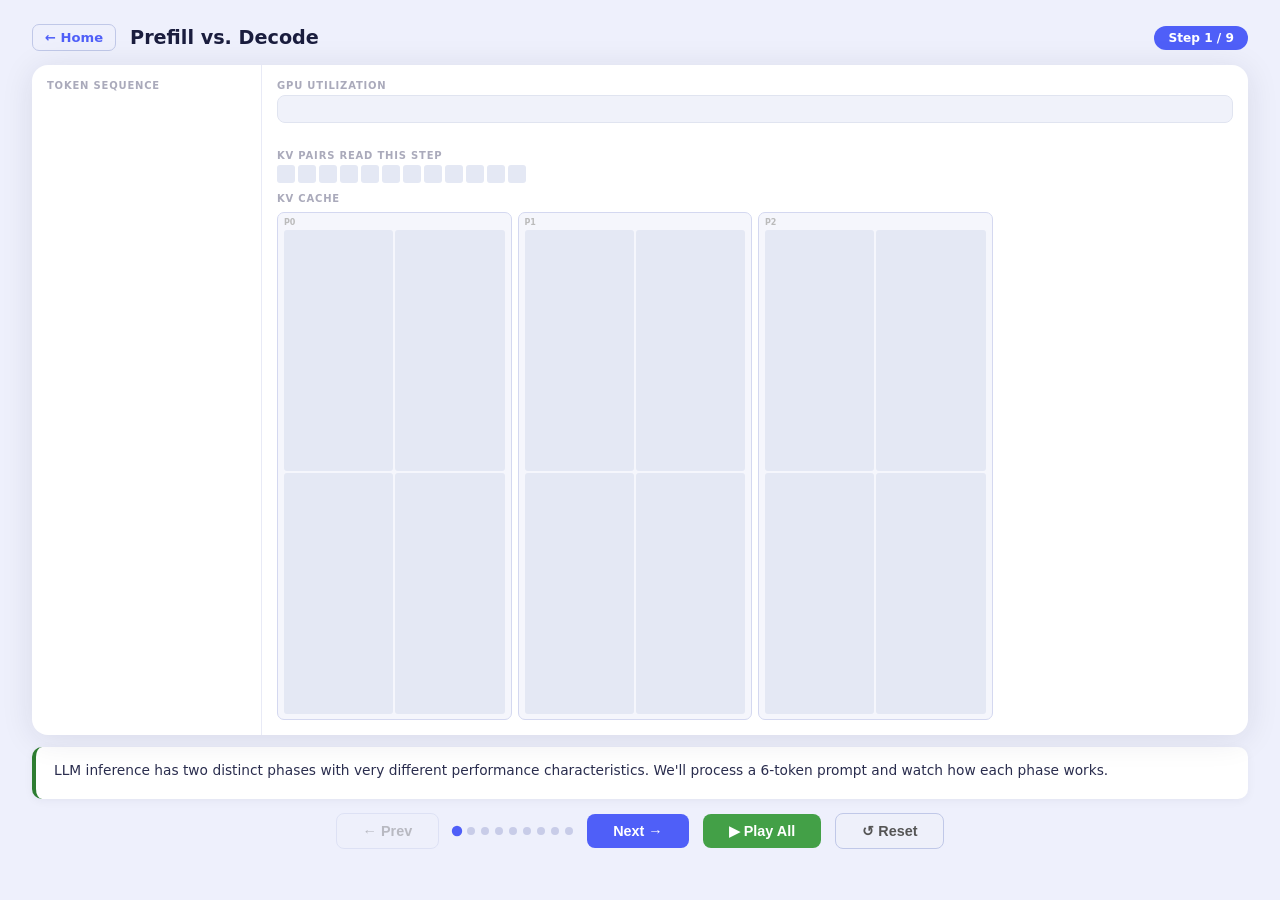
<file: vllm/prefill-decode.html>
<!DOCTYPE html>
<html lang="en">
<head>
<meta charset="UTF-8">
<title>Prefill vs Decode — LLM Inference Phases</title>
<style>
*{box-sizing:border-box;margin:0;padding:0}
body{background:#eef0fc;font-family:'Segoe UI',system-ui,sans-serif;display:flex;flex-direction:column;align-items:center;min-height:100vh;padding:24px 32px}

#topbar{display:flex;align-items:center;justify-content:space-between;width:calc(100vw - 32px);max-width:100%;margin-bottom:14px}
#topbar-left{display:flex;align-items:center;gap:14px}
h1{font-size:1.2rem;color:#1a1d3e;font-weight:700}
#step-pill{background:#4f5ff8;color:#fff;font-size:.76rem;font-weight:700;padding:5px 14px;border-radius:20px}
.home-btn{font-size:.82rem;color:#4f5ff8;text-decoration:none;font-weight:700;padding:5px 12px;border:1.5px solid #c0c8e8;border-radius:7px;background:#eef0fc}

#stage{
  position:relative;
  width:calc(100vw - 32px);max-width:100%;height:calc(100vh - 230px);
  background:#fff;border-radius:16px;
  box-shadow:0 4px 32px #1a1d3e1a;
  display:flex;overflow:hidden;
}

/* Left panel — token list */
#left-panel{
  width:230px;flex-shrink:0;padding:15px;
  display:flex;flex-direction:column;gap:6px;
  border-right:1px solid #e8eaf6;
}
.panel-label{font-size:10px;font-weight:700;color:#aab;text-transform:uppercase;letter-spacing:.8px;margin-bottom:4px}

.tok-row{
  display:flex;align-items:center;gap:7px;
  padding:5px 8px;border-radius:7px;
  opacity:0;transform:translateX(-10px);
  transition:opacity 280ms ease, transform 280ms ease, background 200ms ease;
}
.tok-row.show{opacity:1;transform:translateX(0)}
.tok-row.reading{background:#fff9e6;animation:rowPulse 600ms ease-out}
@keyframes rowPulse{0%{background:#ffe082}100%{background:#fff9e6}}

.tok-chip{
  padding:2px 7px;border-radius:4px;
  font-size:9px;font-weight:700;border:1.2px solid;
  flex-shrink:0;
}
.tok-label{font-size:9px;color:#888}
.tok-row.generated .tok-chip{background:#e8f5e9;border-color:#43a047;color:#2e7d32}
.tok-row.generated .tok-label{color:#43a047;font-weight:600}

/* Phase badge */
#phase-badge{
  display:flex;align-items:center;justify-content:center;
  padding:4px 14px;border-radius:20px;
  font-size:11px;font-weight:800;letter-spacing:.5px;
  margin-top:auto;
  opacity:0;transition:opacity 400ms ease, background 400ms ease, color 400ms ease;
}
#phase-badge.show{opacity:1}
#phase-badge.prefill{background:#dbeeff;color:#1565c0}
#phase-badge.decode{background:#e8f5e9;color:#1b5e20}

/* Right panel */
#right-panel{flex:1;padding:15px;display:flex;flex-direction:column;gap:8px}

/* GPU Util bar */
#util-section{flex-shrink:0}
#util-bar-wrap{
  height:28px;background:#f0f2fa;border-radius:8px;overflow:hidden;
  border:1.5px solid #e0e4f0;margin-top:4px;position:relative;
}
#util-bar{
  height:100%;width:0%;
  border-radius:7px;
  transition:width 800ms cubic-bezier(.4,0,.2,1), background 400ms ease;
  display:flex;align-items:center;justify-content:flex-end;padding-right:10px;
}
#util-label{font-size:10px;font-weight:700;color:#fff;white-space:nowrap}
#util-pct{
  position:absolute;right:10px;top:50%;transform:translateY(-50%);
  font-size:10px;font-weight:700;color:#aaa;
  transition:opacity 300ms;
}

/* Bottleneck label */
#bottleneck{
  font-size:10px;font-weight:700;
  padding:2px 10px;border-radius:5px;margin-top:4px;
  display:inline-block;opacity:0;transition:opacity 400ms ease;
}
#bottleneck.show{opacity:1}
#bottleneck.compute{background:#dbeeff;color:#1565c0}
#bottleneck.membw{background:#fff3e0;color:#e65100}

/* KV reads indicator */
#reads-section{flex-shrink:0}
#reads-bar{display:flex;gap:3px;flex-wrap:wrap;margin-top:4px;min-height:20px}
.read-pip{
  width:18px;height:18px;border-radius:3px;
  background:#e4e8f4;
  transition:background 200ms ease;
  display:flex;align-items:center;justify-content:center;
  font-size:7px;font-weight:700;color:transparent;
}
.read-pip.active{background:#f59e0b;color:#fff}

/* KV grid */
#grid-section{flex:1;display:flex;flex-direction:column;gap:4px}
#phys-grid{
  display:grid;
  grid-template-columns:repeat(4,1fr);
  gap:6px;flex:1;
}
.pb{
  border-radius:7px;border:1.5px solid #d4d8f0;background:#f5f6fc;
  padding:5px 6px;display:flex;flex-direction:column;gap:3px;
  transition:background 350ms ease, border-color 350ms ease, box-shadow 350ms ease;
}
.pb.owned{background:#dbeeff;border-color:#1e88e5}
.pb.pulse{animation:blkPulse 500ms ease-out}
@keyframes blkPulse{0%{transform:scale(1)}45%{transform:scale(1.06)}100%{transform:scale(1)}}
.pb-head{display:flex;justify-content:space-between;align-items:center;flex-shrink:0}
.pb-id{font-size:8px;font-weight:700;color:#bbb}
.pb.owned .pb-id{color:#1e88e5}
.kv-grid{display:grid;grid-template-columns:1fr 1fr;gap:2px;flex:1}
.kv-slot{
  border-radius:3px;background:#e4e8f4;min-height:12px;
  display:flex;align-items:center;justify-content:center;
  font-size:6px;font-weight:700;color:transparent;
  transition:background 200ms ease, color 150ms ease;
}
.kv-slot.filled{background:#1e88e5;color:#fff}
.kv-slot.pop{animation:slotPop 300ms cubic-bezier(.34,1.56,.64,1)}
@keyframes slotPop{0%{transform:scale(0);opacity:0}100%{transform:scale(1);opacity:1}}
.kv-slot.reading{animation:slotRead 500ms ease-out}
@keyframes slotRead{0%{background:#f59e0b}60%{background:#f59e0b}100%{background:#1e88e5}}

/* Floating chip */
.floater{
  position:absolute;z-index:200;border-radius:6px;
  display:flex;align-items:center;justify-content:center;
  font-size:9px;font-weight:700;pointer-events:none;
  box-shadow:0 4px 16px #0002;
  transition:left 680ms cubic-bezier(.25,.8,.25,1),top 680ms cubic-bezier(.25,.8,.25,1),
    width 680ms cubic-bezier(.25,.8,.25,1),height 680ms cubic-bezier(.25,.8,.25,1),
    border-radius 680ms ease,opacity 200ms ease;
}

/* Controls */
#desc-box{width:calc(100vw - 32px);max-width:100%;margin-top:12px;padding:12px 18px;background:#fff;
  border-radius:10px;border-left:4px solid #2e7d32;box-shadow:0 2px 10px #1a1d3e0d;
  font-size:.86rem;line-height:1.65;color:#2a2d4e;min-height:52px}
#controls{display:flex;align-items:center;gap:14px;margin-top:14px;flex-wrap:wrap;justify-content:center}
.ctrl{padding:9px 26px;border:none;border-radius:8px;cursor:pointer;font-size:.9rem;font-weight:700;transition:all .15s}
#btn-prev{background:#eef0fa;color:#555;border:1.5px solid #c0c8e8}
#btn-prev:hover:not(:disabled){background:#d8dcf0;color:#222}
#btn-prev:disabled{opacity:.35;cursor:default}
#btn-next{background:#4f5ff8;color:#fff}
#btn-next:hover:not(:disabled){background:#6472fa}
#btn-next:disabled{opacity:.35;cursor:default}
#btn-play{background:#43a047;color:#fff}
#btn-play:hover:not(:disabled){background:#56b25a}
#btn-play:disabled{opacity:.35;cursor:default}
#btn-reset{background:#eef0fa;color:#555;border:1.5px solid #c0c8e8}
#btn-reset:hover{background:#d8dcf0;color:#222}
#dots{display:flex;gap:6px;align-items:center}
.dot{width:8px;height:8px;border-radius:50%;background:#c8cce8;cursor:pointer;transition:all .2s}
.dot.active{background:#4f5ff8;transform:scale(1.3)}
</style>
</head>
<body>

<div id="topbar">
  <div id="topbar-left">
    <a class="home-btn" href="index.html">← Home</a>
    <h1>Prefill vs. Decode</h1>
  </div>
  <span id="step-pill">Step 1 / 9</span>
</div>

<div id="stage">
  <!-- Left: token list -->
  <div id="left-panel">
    <div class="panel-label">Token Sequence</div>
    <!-- rows injected by JS -->
    <div id="phase-badge">PREFILL</div>
  </div>

  <!-- Right: metrics + KV cache -->
  <div id="right-panel">
    <div id="util-section">
      <div class="panel-label">GPU Utilization</div>
      <div id="util-bar-wrap">
        <div id="util-bar"><span id="util-label"></span></div>
        <span id="util-pct"></span>
      </div>
      <div id="bottleneck"></div>
    </div>

    <div id="reads-section">
      <div class="panel-label">KV Pairs Read This Step <span id="reads-count" style="font-size:9px;color:#888;text-transform:none;letter-spacing:0;font-weight:400"></span></div>
      <div id="reads-bar"><!-- pips injected by JS --></div>
    </div>

    <div id="grid-section">
      <div class="panel-label">KV Cache</div>
      <div id="phys-grid"><!-- blocks injected by JS --></div>
    </div>
  </div>
</div>

<div id="desc-box"></div>
<div id="controls">
  <button class="ctrl" id="btn-prev">← Prev</button>
  <div id="dots"></div>
  <button class="ctrl" id="btn-next">Next →</button>
  <button class="ctrl" id="btn-play">▶ Play All</button>
  <button class="ctrl" id="btn-reset">↺ Reset</button>
</div>

<script>
const raf   = () => new Promise(r => requestAnimationFrame(r));
const raf2  = () => raf().then(raf);
const sleep = ms => new Promise(r => setTimeout(r, ms));

const stage = document.getElementById('stage');
const leftPanel = document.getElementById('left-panel');
const gridEl = document.getElementById('phys-grid');
const readsBar = document.getElementById('reads-bar');

// ── Token sequence ─────────────────────────────────────────────────────────
const PROMPT_TOKS = ['The','quick','brown','fox','jumps','over'];
const GEN_TOKS    = ['the','lazy','dog','quickly','ran','away'];
const TOK_COLORS  = ['#e53935','#f57c00','#8e24aa','#1e88e5','#00838f','#2e7d32'];

const phaseBadge = document.getElementById('phase-badge');

PROMPT_TOKS.forEach((word, i) => {
  const row = document.createElement('div');
  row.className = 'tok-row';
  row.id = `trow-p${i}`;
  const c = TOK_COLORS[i];
  row.innerHTML = `<span class="tok-chip" style="color:${c};border-color:${c};background:${c}18">T${i+1}</span>
    <span class="tok-label">"${word}"  <span style="font-size:8px;color:#ccc">prompt</span></span>`;
  leftPanel.insertBefore(row, phaseBadge);
});

GEN_TOKS.forEach((word, i) => {
  const row = document.createElement('div');
  row.className = 'tok-row generated';
  row.id = `trow-g${i}`;
  row.innerHTML = `<span class="tok-chip">T${PROMPT_TOKS.length + i + 1}</span>
    <span class="tok-label">"${word}"  <span style="font-size:8px;color:#9aca3b;font-weight:700">generated</span></span>`;
  leftPanel.insertBefore(row, phaseBadge);
});

// ── KV reads pips (max 12 shown) ──────────────────────────────────────────
const MAX_PIPS = 12;
for (let i = 0; i < MAX_PIPS; i++) {
  const pip = document.createElement('div');
  pip.className = 'read-pip';
  pip.id = `pip${i}`;
  readsBar.appendChild(pip);
}

function setReadPips(n) {
  const shown = Math.min(n, MAX_PIPS);
  document.getElementById('reads-count').textContent = n > 0 ? `(${n} pairs)` : '';
  for (let i = 0; i < MAX_PIPS; i++) {
    const pip = document.getElementById(`pip${i}`);
    pip.className = 'read-pip' + (i < shown ? ' active' : '');
    pip.textContent = '';
  }
}

// ── Physical KV grid (2 blocks × 4 slots each) ───────────────────────────
for (let i = 0; i < 3; i++) {
  const b = document.createElement('div');
  b.className = 'pb';
  b.id = `pb${i}`;
  b.innerHTML = `
    <div class="pb-head"><span class="pb-id">P${i}</span></div>
    <div class="kv-grid">${[0,1,2,3].map(s=>`<div class="kv-slot" id="pvs${i}_${s}"></div>`).join('')}</div>`;
  gridEl.appendChild(b);
}
// One empty block to fill the 4-col grid visually
for (let i = 3; i < 4; i++) {
  const b = document.createElement('div');
  b.style.cssText = 'visibility:hidden';
  gridEl.appendChild(b);
}

// ── GPU Util bar ───────────────────────────────────────────────────────────
function setUtil(pct, color, label, bottleneck) {
  const bar = document.getElementById('util-bar');
  const pctEl = document.getElementById('util-pct');
  const btEl = document.getElementById('bottleneck');

  bar.style.width = pct + '%';
  bar.style.background = color;
  document.getElementById('util-label').textContent = pct > 20 ? `${pct}%` : '';
  pctEl.style.opacity = pct < 20 ? '1' : '0';
  pctEl.textContent = pct > 0 ? `${pct}%` : '';

  if (bottleneck) {
    btEl.textContent = bottleneck.text;
    btEl.className = 'bottleneck show ' + bottleneck.cls;
  } else {
    btEl.className = 'bottleneck';
  }
}

// ── Animation helpers ──────────────────────────────────────────────────────
async function showTokRow(id, delay = 0) {
  if (delay) await sleep(delay);
  document.getElementById(id).classList.add('show');
}

async function showAllPrompt() {
  for (let i = 0; i < PROMPT_TOKS.length; i++) {
    await showTokRow(`trow-p${i}`, i === 0 ? 0 : 60);
  }
}

// Fill all prompt KV slots in one burst (prefill)
async function prefillBurst() {
  for (let i = 0; i < 2; i++) document.getElementById(`pb${i}`).classList.add('owned');
  const slots = [];
  for (let i = 0; i < 2; i++)
    for (let s = 0; s < 4; s++) slots.push(`pvs${i}_${s}`);
  // Show them all at once with slight stagger
  slots.forEach((id, idx) => {
    setTimeout(() => {
      const sl = document.getElementById(id);
      sl.textContent = `T${idx+1}`;
      sl.classList.add('filled','pop');
      sl.addEventListener('animationend',()=>sl.classList.remove('pop'),{once:true});
    }, idx * 35);
  });
  await sleep(35 * slots.length + 200);
}

// Show "reading" animation on all filled slots (decode attention)
async function showReads(nSlots) {
  setReadPips(nSlots);
  const ids = [];
  for (let i = 0; i < 3; i++)
    for (let s = 0; s < 4; s++) {
      const sl = document.getElementById(`pvs${i}_${s}`);
      if (sl.classList.contains('filled')) ids.push(`pvs${i}_${s}`);
    }
  const shown = ids.slice(0, nSlots);
  shown.forEach((id, idx) => {
    setTimeout(() => {
      const sl = document.getElementById(id);
      sl.classList.add('reading');
      sl.addEventListener('animationend',()=>sl.classList.remove('reading'),{once:true});
    }, idx * 40);
  });
  await sleep(shown.length * 40 + 300);
}

// Fill one new decode slot
async function decodeSlot(blockId, slotIdx, tokLabel) {
  const blk = document.getElementById(`pb${blockId}`);
  if (!blk.classList.contains('owned')) {
    blk.classList.add('owned','pulse');
    await sleep(200);
    blk.classList.remove('pulse');
  }
  const sl = document.getElementById(`pvs${blockId}_${slotIdx}`);
  sl.textContent = tokLabel;
  sl.classList.add('filled','pop');
  sl.addEventListener('animationend',()=>sl.classList.remove('pop'),{once:true});
  await sleep(160);
}

// ── Reset + instant state ─────────────────────────────────────────────────
function resetAll() {
  for (let i = 0; i < 3; i++) {
    const b = document.getElementById(`pb${i}`);
    b.className = 'pb';
    for (let s = 0; s < 4; s++) {
      const sl = document.getElementById(`pvs${i}_${s}`);
      sl.className = 'kv-slot';
      sl.textContent = '';
    }
  }
  [...Array(PROMPT_TOKS.length)].forEach((_,i) => document.getElementById(`trow-p${i}`).classList.remove('show','reading'));
  [...Array(GEN_TOKS.length)].forEach((_,i) => document.getElementById(`trow-g${i}`).classList.remove('show','reading'));
  phaseBadge.className = 'phase-badge';
  setUtil(0,'#4f5ff8','','');
  setReadPips(0);
}

// Map: step index → cumulative state
// Slots: P0: T1-T4, P1: T5-T8, P2: T9+
function applyInstant(n) {
  if (n >= 1) PROMPT_TOKS.forEach((_,i) => document.getElementById(`trow-p${i}`).classList.add('show'));
  if (n >= 2) {
    phaseBadge.className = 'phase-badge show prefill';
    phaseBadge.textContent = 'PREFILL';
  }
  if (n >= 3) {
    for (let i = 0; i < 2; i++) {
      document.getElementById(`pb${i}`).classList.add('owned');
      for (let s = 0; s < 4; s++) {
        const sl = document.getElementById(`pvs${i}_${s}`);
        sl.textContent = `T${i*4+s+1}`;
        sl.classList.add('filled');
      }
    }
    setUtil(85,'#1e88e5','85%',{text:'Compute-bound  (matrix multiply)',cls:'compute'});
  }
  if (n >= 4) {
    phaseBadge.className = 'phase-badge show decode';
    phaseBadge.textContent = 'DECODE';
    setUtil(42,'#43a047','42%',{text:'Memory-bandwidth-bound  (reading KV cache)',cls:'membw'});
  }
  // generated tokens shown
  const genCount = Math.max(0, n - 4);
  for (let g = 0; g < genCount && g < GEN_TOKS.length; g++) {
    document.getElementById(`trow-g${g}`).classList.add('show');
  }
  // decode KV slots
  if (n >= 5) { instSlot(1,0,'T7'); setReadPips(6); }
  if (n >= 6) { instSlot(1,1,'T8'); setReadPips(7); }
  if (n >= 7) { instSlot(1,2,'T9'); setReadPips(8); }
  if (n >= 8) { instSlot(1,3,'T10'); instSlot(2,0,'T11'); setReadPips(9); }
}

function instSlot(b, s, label) {
  document.getElementById(`pb${b}`).classList.add('owned');
  const sl = document.getElementById(`pvs${b}_${s}`);
  sl.textContent = label; sl.classList.add('filled');
}

// ── Steps ─────────────────────────────────────────────────────────────────
const STEPS = [
  {
    desc: 'LLM inference has two distinct phases with very different performance characteristics. We\'ll process a 6-token prompt and watch how each phase works.',
    async run() {}
  },
  {
    desc: 'The prompt arrives: 6 tokens ("The quick brown fox jumps over"). Before any tokens can be generated, all of them must be processed to build the initial KV cache.',
    async run() { await showAllPrompt(); }
  },
  {
    desc: 'PREFILL begins. All 6 prompt tokens are fed into the model in a single forward pass simultaneously — this is the key: the GPU processes them in parallel.',
    async run() {
      phaseBadge.textContent = 'PREFILL';
      phaseBadge.className = 'phase-badge show prefill';
    }
  },
  {
    desc: 'All 6 KV pairs are written to the cache in one shot. Prefill is compute-bound (~85% GPU utilization) because it\'s dominated by large matrix multiplies (Q·Kᵀ across all token pairs simultaneously).',
    async run() {
      await prefillBurst();
      setUtil(85,'#1e88e5','85%',{text:'Compute-bound  (matrix multiply)',cls:'compute'});
    }
  },
  {
    desc: 'DECODE begins. The model generates one new token per iteration. GPU utilization drops (~42%) because we\'re now memory-bandwidth-bound: each step must READ the entire growing KV cache just to generate a single token.',
    async run() {
      phaseBadge.textContent = 'DECODE';
      phaseBadge.className = 'phase-badge show decode';
      setUtil(42,'#43a047','42%',{text:'Memory-bandwidth-bound  (reading KV cache)',cls:'membw'});
      await sleep(200);
      document.getElementById('trow-g0').classList.add('show');
    }
  },
  {
    desc: 'Decode step 1: to generate T7 ("the"), the model reads all 6 cached KV pairs — one per prompt token. Writing the new slot is fast; the bottleneck is reading the cache.',
    async run() {
      await showReads(6);
      await decodeSlot(1, 0, 'T7');
      document.getElementById('trow-g0').classList.add('show');
    }
  },
  {
    desc: 'Decode step 2: T8 requires reading 7 KV pairs (T1–T7). The memory bandwidth cost grows with sequence length — this is why long sequences get progressively slower to decode.',
    async run() {
      await showReads(7);
      await decodeSlot(1, 1, 'T8');
      document.getElementById('trow-g1').classList.add('show');
    }
  },
  {
    desc: 'Decode step 3: T9 requires reading 8 KV pairs. The first block (P0, T1–T4) and second block (P1) are both read. Notice: P1 was allocated by PagedAttention when P0 became full.',
    async run() {
      await showReads(8);
      await decodeSlot(1, 2, 'T9');
      document.getElementById('trow-g2').classList.add('show');
    }
  },
  {
    desc: 'Summary: Prefill processes N tokens in 1 step (compute-bound, high GPU util). Decode generates 1 token per step and must read the full KV cache each time (memory-bandwidth-bound). This asymmetry motivates batching many requests together during decode to amortize the memory reads.',
    async run() {
      setReadPips(0);
      await showReads(9);
      await decodeSlot(1, 3, 'T10');
      document.getElementById(`pb2`).classList.add('owned');
      await decodeSlot(2, 0, 'T11');
      document.getElementById('trow-g3').classList.add('show');
      document.getElementById('trow-g4').classList.add('show');
    }
  },
];

// ── Navigation ────────────────────────────────────────────────────────────
let cur = 0, busy = false, playActive = false;

async function goTo(n) {
  if (busy || n < 0 || n >= STEPS.length) return;
  busy = true; setUI(false);
  if (n <= cur) { resetAll(); applyInstant(n); }
  else {
    if (n - cur > 1) { resetAll(); applyInstant(n - 1); }
    await STEPS[n].run();
  }
  cur = n; busy = false; updateUI();
}

async function playAll() {
  if (busy) return;
  playActive = true;
  document.getElementById('btn-play').textContent = '■ Stop';
  document.getElementById('btn-play').style.background = '#e53935';
  document.getElementById('btn-play').onclick = stopPlay;
  while (cur < STEPS.length - 1 && playActive) { await goTo(cur + 1); await sleep(900); }
  endPlay();
}
function stopPlay() { playActive = false; endPlay(); }
function endPlay() {
  playActive = false;
  const btn = document.getElementById('btn-play');
  btn.textContent = '▶ Play All'; btn.style.background = '#43a047'; btn.onclick = playAll;
  updateUI();
}
function setUI(en) { ['btn-prev','btn-next','btn-play'].forEach(id => document.getElementById(id).disabled = !en); }
function updateUI() {
  document.getElementById('step-pill').textContent = `Step ${cur+1} / ${STEPS.length}`;
  document.getElementById('desc-box').textContent = STEPS[cur].desc;
  document.getElementById('btn-prev').disabled = cur === 0;
  document.getElementById('btn-next').disabled = cur === STEPS.length - 1;
  document.getElementById('btn-play').disabled = cur === STEPS.length - 1;
  document.querySelectorAll('.dot').forEach((d,i) => d.classList.toggle('active', i === cur));
}

STEPS.forEach((_,i) => {
  const d = document.createElement('div');
  d.className = 'dot' + (i===0?' active':'');
  d.addEventListener('click', () => { stopPlay(); goTo(i); });
  document.getElementById('dots').appendChild(d);
});
document.getElementById('btn-prev').addEventListener('click', () => { stopPlay(); goTo(cur-1); });
document.getElementById('btn-next').addEventListener('click', () => { stopPlay(); goTo(cur+1); });
document.getElementById('btn-play').addEventListener('click', playAll);
document.getElementById('btn-reset').addEventListener('click', () => { stopPlay(); goTo(0); });
document.addEventListener('keydown', e => {
  if (e.key==='ArrowRight'||e.key===' '){e.preventDefault();stopPlay();goTo(cur+1);}
  if (e.key==='ArrowLeft'){e.preventDefault();stopPlay();goTo(cur-1);}
});
updateUI();
</script>
</body>
</html>
</file>
<file: stylesheets/styles.css>
body {
  background-color: #fff;
  padding:50px;
  font: 14px/1.5 -apple-system, BlinkMacSystemFont, "Segoe UI", Roboto, Oxygen, Ubuntu, Cantarell, "Fira Sans", "Droid Sans", "Helvetica Neue", Arial, sans-serif, "Apple Color Emoji", "Segoe UI Emoji", "Segoe UI Symbol";
  color:#595959;
  font-weight:400;
}

h1, h2 {
  color:#222;
  margin:0 0 20px;
}

h3, h4, h5, h6 {
  margin:0 0 7px;
}

p, ul, ol, table, pre, dl {
  margin:0 0 20px;
}

h1, h2, h3 {
  line-height:1.1;
}

h1 {
  font-size:28px;
  font-weight: 500;
}

h2 {
  color:#393939;
  font-weight: 500;
}

h3, h4, h5, h6 {
  color:#494949;
  font-weight: 500;
}

a {
  color:#39c;
  text-decoration:none;
}

a:hover {
  color:#069;
}

a small {
  font-size:11px;
  color:#777;
  margin-top:-0.3em;
  display:block;
}

a:hover small {
  color:#777;
}

.wrapper {
  width:860px;
  margin:0 auto;
}

blockquote {
  border-left:1px solid #e5e5e5;
  margin:0;
  padding:0 0 0 20px;
  font-style:italic;
}

code, pre {
  font-family:Monaco, Bitstream Vera Sans Mono, Lucida Console, Terminal, Consolas, Liberation Mono, DejaVu Sans Mono, Courier New, monospace;
  color:#333;
}

pre {
  padding:8px 15px;
  background: #f8f8f8;
  border-radius:5px;
  border:1px solid #e5e5e5;
  overflow-x: auto;
}

table {
  width:100%;
  border-collapse:collapse;
}

th, td {
  text-align:left;
  padding:5px 10px;
  border-bottom:1px solid #e5e5e5;
}

dt {
  color:#444;
  font-weight:500;
}

th {
  color:#444;
}

img {
  max-width:100%;
}

header {
  width:270px;
  float:left;
  position:fixed;
  -webkit-font-smoothing:subpixel-antialiased;
  text-align: center;
}

/* header p {
  text-align: center;
} */

header ul {
  list-style:none;
  height:40px;
  padding:0;
  background: #f4f4f4;
  border-radius:5px;
  border:1px solid #e0e0e0;
  width:270px;
}

header li {
  width:89px;
  float:left;
  border-right:1px solid #e0e0e0;
  height:40px;
}

header li:first-child a {
  border-radius:5px 0 0 5px;
}

header li:last-child a {
  border-radius:0 5px 5px 0;
}

header ul a {
  line-height:1;
  font-size:11px;
  color:#999;
  display:block;
  text-align:center;
  padding-top:6px;
  height:34px;
}

header ul a:hover {
  color:#999;
}

header ul a:active {
  background-color:#f0f0f0;
}

strong {
  color:#222;
  font-weight:500;
}

header ul li + li + li {
  border-right:none;
  width:89px;
}

header ul a strong {
  font-size:14px;
  display:block;
  color:#222;
}

section {
  width:500px;
  float:right;
  padding-bottom:50px;
}

small {
  font-size:11px;
}

hr {
  border:0;
  background:#e5e5e5;
  height:1px;
  margin:0 0 20px;
}

footer {
  width:270px;
  float:left;
  position:fixed;
  bottom:50px;
  -webkit-font-smoothing:subpixel-antialiased;
}

@media print, screen and (max-width: 960px) {

  div.wrapper {
    width:auto;
    margin:0;
  }

  header, section, footer {
    float:none;
    position:static;
    width:auto;
  }

  header {
    padding-right:320px;
  }

  section {
    border:1px solid #e5e5e5;
    border-width:1px 0;
    padding:20px 0;
    margin:0 0 20px;
  }

  header a small {
    display:inline;
  }

  header ul {
    position:absolute;
    right:50px;
    top:52px;
  }
}

@media print, screen and (max-width: 600px) {
  body {
    word-wrap:break-word;
  }

  header {
    padding:0;
  }

  header ul, header p.view {
    position:static;
  }

  pre, code {
    word-wrap:normal;
  }
}

@media print, screen and (max-width: 480px) {
  body {
    padding:15px;
  }

  header ul {
    width:99%;
  }

  header li, header ul li + li + li {
    width:33%;
  }
}

@media print {
  body {
    padding:0.4in;
    font-size:12pt;
    color:#444;
  }
}

/* Compact academic homepage. */
body { color: #454545; }
header .portrait { width: 190px; height: auto; margin-bottom: 16px; }
header .affiliation { margin-bottom: 12px; }
header nav { line-height: 1.8; }
header nav span { margin: 0 4px; color: #aaa; }
main { width: 500px; float: right; }
main section { float: none; width: auto; padding: 0; margin-bottom: 30px; }
main h2 { font-size: 20px; margin-bottom: 14px; }
.publications { list-style: none; padding: 0; margin: 0; }
.publications li { margin-bottom: 20px; }
.publications h3 { font-size: 14px; font-weight: 600; line-height: 1.45; margin-bottom: 4px; color: #222; }
.publications h3 a { color: #222; }
.publications h3 a:hover { color: #069; text-decoration: underline; }
.publications .authors { font-size: 13px; margin: 0 0 2px; }
.publications .venue { font-size: 13px; margin: 0; color: #666; }
a:focus-visible { outline: 2px solid #069; outline-offset: 3px; }
@media screen and (max-width: 960px) {
  header { padding: 0; margin-bottom: 32px; }
  main { width: auto; float: none; }
  main section { border: 0; padding: 0; }
  footer { text-align: center; }
}
@media print {
  header { padding: 0; }
  main { width: auto; float: none; }
  main section { border: 0; }
}
</file>
<file: pipedream/styles.css>
:root {
  --ink: #0a1423;
  --navy: #0a1321;
  --navy-2: #101d2f;
  --navy-3: #17283c;
  --paper: #f0eee7;
  --paper-2: #e7e4db;
  --muted: #7f8a97;
  --line: rgba(255,255,255,.13);
  --green: #47d7ac;
  --coral: #ff705e;
  --yellow: #f3c969;
  --violet: #a98de8;
  --blue: #6faee8;
  --white: #f8f7f2;
}

* { box-sizing: border-box; }
html { scroll-behavior: smooth; }
body { margin: 0; background: var(--paper); color: var(--ink); font-family: "Manrope", sans-serif; overflow-x: hidden; }
button, input { font: inherit; }
a { color: inherit; }

.topbar {
  height: 74px; padding: 0 max(28px, calc((100vw - 1240px)/2)); display: flex; align-items: center;
  justify-content: space-between; background: var(--navy); color: var(--white); border-bottom: 1px solid var(--line);
  position: relative; z-index: 30;
}
.brand { display: flex; align-items: center; gap: 12px; font-size: 15px; font-weight: 800; letter-spacing: -.03em; text-decoration: none; }
.brand > span:last-child > span { color: var(--green); }
.brand-mark { display: flex; gap: 3px; align-items: flex-end; height: 19px; }
.brand-mark i { width: 4px; display: block; background: var(--green); }
.brand-mark i:nth-child(1) { height: 9px; }.brand-mark i:nth-child(2) { height: 18px; }.brand-mark i:nth-child(3) { height: 13px; }
.topbar nav { display: flex; gap: 32px; }
.topbar nav a { color: #aab4c0; font-size: 12px; font-weight: 700; text-decoration: none; }
.topbar nav a:hover { color: var(--white); }
.paper-link { font-family: "DM Mono", monospace; font-size: 11px; color: var(--green); text-decoration: none; border-bottom: 1px solid rgba(71,215,172,.45); padding-bottom: 3px; }

.hero { background: var(--navy); color: var(--white); min-height: 710px; padding: 70px max(28px, calc((100vw - 1240px)/2)) 0; overflow: hidden; }
.eyebrow, .kicker { font-family: "DM Mono", monospace; letter-spacing: .12em; font-size: 11px; font-weight: 500; }
.eyebrow { color: #9aa6b3; display: flex; align-items: center; gap: 10px; }
.eyebrow span { width: 26px; height: 1px; background: var(--green); }
.hero-grid { display: grid; grid-template-columns: 1.35fr .65fr; gap: 100px; align-items: end; margin-top: 35px; }
h1 { font-size: clamp(70px, 9vw, 126px); line-height: .84; letter-spacing: -.075em; margin: 0; font-weight: 700; }
h1 em { color: var(--green); font-style: normal; }
.hero-copy { padding-bottom: 10px; max-width: 430px; min-width: 0; }
.hero-copy p { color: #aab5c1; font-size: 15px; line-height: 1.7; }
.hero-copy .hero-question { color: var(--white); font-size: 21px; line-height: 1.45; font-weight: 600; margin: 22px 0 34px; }
.start-link { color: var(--green); font-family: "DM Mono", monospace; font-size: 11px; letter-spacing: .12em; text-decoration: none; border-bottom: 1px solid var(--green); padding-bottom: 7px; }
.start-link span { margin-left: 8px; }
.hero-rule { margin-top: 78px; display: grid; grid-template-columns: repeat(3,1fr); border-top: 1px solid var(--line); }
.hero-rule > div { padding: 25px 0; display: flex; align-items: center; gap: 18px; border-right: 1px solid var(--line); }
.hero-rule > div + div { padding-left: 35px; }
.hero-rule strong { font-family: "DM Mono", monospace; color: var(--green); font-size: 25px; }
.hero-rule > div:nth-child(2) strong { color: var(--coral); }
.hero-rule > div:nth-child(3) strong { color: var(--yellow); font-size: 17px; }
.hero-rule span { color: #8996a6; font-family: "DM Mono", monospace; font-size: 9px; line-height: 1.7; letter-spacing: .06em; }
.hero-rule b { color: var(--white); font-size: 10px; }

.section-pad { padding: 100px max(28px, calc((100vw - 1240px)/2)); }
.simulation { background: #dfe3e1; }
.section-heading { display: grid; grid-template-columns: 1.25fr .55fr; gap: 110px; align-items: end; margin-bottom: 50px; }
.kicker { color: #4f6670; margin: 0 0 20px; }
.section-heading h2 { font-size: clamp(39px, 4vw, 57px); line-height: 1.04; letter-spacing: -.055em; margin: 0; }
.section-heading > p { color: #53616b; font-size: 14px; line-height: 1.7; margin: 0; }

.sim-shell { background: var(--navy); color: var(--white); box-shadow: 0 30px 70px rgba(8,18,31,.18); }
.sim-toolbar { height: 72px; display: grid; grid-template-columns: 1fr auto 1fr; align-items: center; padding: 0 24px; border-bottom: 1px solid var(--line); }
.trace-label { display: flex; align-items: center; gap: 10px; font-family: "DM Mono", monospace; font-size: 10px; color: #7f8b99; }
.trace-label strong { color: var(--white); font-weight: 500; }
.live-dot { width: 7px; height: 7px; border-radius: 50%; background: var(--green); box-shadow: 0 0 0 4px rgba(71,215,172,.12); }
.controls { display: flex; align-items: center; gap: 8px; }
.controls button { border: 1px solid #334157; background: #122035; color: var(--white); cursor: pointer; }
.icon-btn { width: 40px; height: 40px; display: grid; place-items: center; }
.icon-btn svg { width: 17px; fill: none; stroke: currentColor; stroke-width: 1.8; stroke-linejoin: round; stroke-linecap: round; }
.icon-btn:hover { color: var(--green); border-color: var(--green); }
.play-btn { height: 40px; min-width: 145px; padding: 0 20px; font-family: "DM Mono", monospace; font-size: 10px; letter-spacing: .1em; }
.play-btn:hover, .play-btn.playing { background: var(--green); color: var(--navy); border-color: var(--green); }
.play-icon { margin-right: 9px; }
.speed-control { justify-self: end; display: flex; align-items: center; gap: 10px; font-family: "DM Mono", monospace; font-size: 9px; color: #7f8b99; }
.speed-control input { width: 78px; accent-color: var(--green); }
.speed-control span { color: var(--white); width: 20px; }

.stage-map { position: relative; height: 430px; overflow: hidden; }
.routes { position: absolute; left: 0; top: 35px; width: 100%; height: 360px; }
.route { fill: none; stroke-width: 1.5; opacity: .32; stroke-dasharray: 4 5; }
.route.forward { stroke: var(--green); marker-end: url(#arrow-forward); }
.route.backward { stroke: var(--coral); marker-end: url(#arrow-back); }
.map-node, .gpu-card, .replica-group { position: absolute; }
.input-stack { left: 3.7%; top: 155px; width: 11%; text-align: center; }
.node-tag { color: #778596; font-family: "DM Mono", monospace; font-size: 8px; letter-spacing: .1em; }
.batch-stack { margin: 14px auto; width: 58px; height: 65px; position: relative; }
.batch-pill { position: absolute; width: 42px; height: 28px; display: grid; place-items: center; color: var(--navy); font-family: "DM Mono", monospace; font-size: 9px; font-weight: 500; border: 2px solid var(--navy); }
.batch-pill:nth-child(1) { left: 16px; top: 0; }.batch-pill:nth-child(2) { left: 11px; top: 11px; }.batch-pill:nth-child(3) { left: 6px; top: 22px; }.batch-pill:nth-child(4) { left: 1px; top: 33px; }
.m1 { background: var(--yellow); }.m2 { background: var(--violet); }.m3 { background: var(--green); }.m4 { background: var(--blue); }

.gpu-card { width: 15.5%; height: 215px; border: 1px solid #314158; background: #101d2f; padding: 14px; transition: border-color .25s, box-shadow .25s, transform .25s; }
.gpu-card.active-forward { border-color: var(--green); box-shadow: inset 0 0 0 1px rgba(71,215,172,.2), 0 0 35px rgba(71,215,172,.08); transform: translateY(-2px); }
.gpu-card.active-backward { border-color: var(--coral); box-shadow: inset 0 0 0 1px rgba(255,112,94,.2), 0 0 35px rgba(255,112,94,.08); transform: translateY(-2px); }
.stage-one { left: 18.5%; top: 108px; }.stage-three { left: 80.5%; top: 108px; }
.gpu-head { display: flex; justify-content: space-between; color: #748397; font-family: "DM Mono", monospace; font-size: 8px; letter-spacing: .08em; }
.gpu-head b { color: #a9b5c2; font-weight: 500; }
.chip { margin: 20px auto 15px; width: 74px; height: 74px; border: 1px solid #475872; background: #17263a; display: grid; place-items: center; position: relative; }
.chip:before,.chip:after,.chip i:before,.chip i:after { content:""; position: absolute; background: #475872; }
.chip:before { width: 92px; height: 1px; left: -10px; top: 15px; box-shadow: 0 21px #475872, 0 42px #475872; }
.chip:after { height: 92px; width: 1px; top: -10px; left: 15px; box-shadow: 21px 0 #475872, 42px 0 #475872; }
.chip span { position: relative; z-index: 1; background: #17263a; padding: 9px 7px; text-align: center; color: #b8c4cf; font-family: "DM Mono", monospace; font-size: 8px; line-height: 1.5; }
.weight-readout { display: flex; justify-content: space-between; color: #657488; font-family: "DM Mono", monospace; font-size: 8px; border-top: 1px solid #25354a; padding-top: 10px; }
.weight-readout strong { color: var(--yellow); font-weight: 500; }
.slot { position: absolute; left: -1px; right: -1px; bottom: -29px; height: 29px; display: grid; place-items: center; border: 1px solid #314158; border-top: none; color: #5e6d7e; font-family: "DM Mono", monospace; font-size: 8px; transition: all .2s; }
.active-forward .slot { background: var(--green); color: var(--navy); border-color: var(--green); }
.active-backward .slot { background: var(--coral); color: var(--navy); border-color: var(--coral); }
.replica-group { left: 49.5%; top: 33px; width: 25.5%; height: 365px; border: 1px dashed #3c4c60; }
.replica-title { position: absolute; top: -24px; left: 0; right: 0; display: flex; align-items: center; gap: 8px; color: #788697; font-family: "DM Mono", monospace; font-size: 8px; }
.replica-title i { flex: 1; height: 1px; background: #34445a; }
.replica-group .gpu-card { width: 61%; height: 137px; left: 20%; }
.replica-a { top: 15px; }.replica-b { top: 200px; }
.replica-group .chip { width: 49px; height: 45px; margin: 12px auto 10px; }
.replica-group .chip:before { width: 64px; left: -8px; top: 12px; box-shadow: 0 20px #475872; }
.replica-group .chip:after { height: 60px; top: -8px; left: 12px; box-shadow: 22px 0 #475872; }
.replica-group .chip span { padding: 6px; }
.replica-group .weight-readout { padding-top: 7px; }
.loss-node { right: 1.2%; top: 167px; width: 45px; color: #748397; text-align: center; font-family: "DM Mono", monospace; font-size: 7px; }
.loss-node b { display: grid; place-items: center; width: 42px; height: 42px; border-radius: 50%; margin-top: 9px; background: var(--coral); color: var(--navy); font-family: Georgia, serif; font-size: 20px; }
.particle { position: absolute; width: 34px; height: 24px; display: grid; place-items: center; transform: translate(-50%,-50%); font-family: "DM Mono", monospace; font-size: 8px; font-weight: 500; color: var(--navy); z-index: 9; transition: left .52s cubic-bezier(.22,.8,.35,1), top .52s cubic-bezier(.22,.8,.35,1); box-shadow: 0 5px 14px rgba(0,0,0,.3); }
.particle.backward { background: var(--coral) !important; border-radius: 50%; width: 25px; height: 25px; }
.particle.focus { outline: 2px solid var(--white); outline-offset: 3px; }

.event-strip { min-height: 106px; border-top: 1px solid var(--line); border-bottom: 1px solid var(--line); display: grid; grid-template-columns: 145px 1fr 190px; align-items: center; }
.event-direction { align-self: stretch; display: flex; align-items: center; justify-content: center; flex-direction: column; border-right: 1px solid var(--line); color: var(--green); }
.event-direction span { font-size: 25px; line-height: 1; }.event-direction b { font-family: "DM Mono", monospace; font-size: 9px; margin-top: 7px; }
.event-direction.backward-mode { color: var(--coral); }
.event-copy { padding: 20px 26px; }.event-copy span { color: #78879a; font-family: "DM Mono", monospace; font-size: 8px; letter-spacing: .1em; }
.event-copy p { margin: 6px 0 0; font-size: 13px; line-height: 1.5; color: #cfdae4; }
.focused-batch { border-left: 1px solid var(--line); height: 100%; display: flex; flex-direction: column; justify-content: center; padding-left: 24px; }
.focused-batch > span { color: #677588; font-family: "DM Mono", monospace; font-size: 8px; margin-bottom: 8px; }
.focused-batch b { font-size: 12px; }.batch-dot { width: 8px; height: 8px; border-radius: 50%; display: inline-block; margin-right: 7px; }

.timeline-wrap { padding: 20px 24px 26px; }
.timeline-head { display: flex; justify-content: space-between; color: #667588; font-family: "DM Mono", monospace; font-size: 8px; letter-spacing: .08em; margin-bottom: 13px; }
.legend { display: flex; align-items: center; gap: 7px; letter-spacing: 0; }
.legend i { width: 8px; height: 8px; margin-left: 8px; }.forward-key { background: var(--green); }.back-key { background: var(--coral); }.wait-key { background: #26364a; }
.timeline { display: grid; grid-template-columns: 52px repeat(13,1fr); gap: 3px; }
.track-label { font-family: "DM Mono", monospace; font-size: 8px; color: #718094; align-self: center; }
.track-cell { height: 21px; display: grid; place-items: center; background: #17263a; color: #536275; font-family: "DM Mono", monospace; font-size: 7px; transition: .2s; }
.track-cell.forward { background: rgba(71,215,172,.18); color: var(--green); }.track-cell.backward { background: rgba(255,112,94,.17); color: var(--coral); }
.track-cell.current { outline: 1px solid var(--white); outline-offset: 1px; color: var(--white); filter: brightness(1.6); }
.tick { background: transparent; color: #536275; height: 12px; }.tick.current { outline: none; color: var(--white); filter: none; }

.weight-section { background: var(--paper); }
.light-heading .kicker { color: #5b6c72; }.light-heading > p { color: #58636a; }
.stash-toggle { display: inline-flex; border: 1px solid #b9b9b1; padding: 4px; margin-bottom: 28px; }
.stash-toggle button { height: 42px; padding: 0 20px; border: none; background: transparent; color: #657078; font-family: "DM Mono", monospace; font-size: 9px; letter-spacing: .08em; cursor: pointer; }
.stash-toggle button span { margin-right: 7px; }
.stash-toggle button.active { background: var(--navy); color: var(--white); }
.weight-story { display: grid; grid-template-columns: repeat(3,1fr); border: 1px solid #bebdb6; }
.story-step { min-height: 510px; padding: 31px; position: relative; border-right: 1px solid #bebdb6; }
.story-step:last-child { border-right: none; }.step-no { font-family: "DM Mono", monospace; font-size: 10px; color: #8d928e; }
.story-label { margin: 33px 0 8px; font-family: "DM Mono", monospace; font-size: 9px; letter-spacing: .08em; color: #637175; }
.story-step h3 { margin: 0 0 28px; font-size: 22px; letter-spacing: -.035em; }
.story-step > p:last-child { position: absolute; left: 31px; right: 31px; bottom: 24px; color: #626b6c; font-size: 12px; line-height: 1.6; }
.weight-object { height: 93px; border: 1px solid #9fa6a3; padding: 11px 14px; position: relative; display: flex; align-items: center; justify-content: center; }
.weight-object > span { position: absolute; left: 12px; top: 10px; font-family: "DM Mono", monospace; font-size: 8px; color: #667474; }
.weight-object strong { font: 40px Georgia, serif; }.weight-object small { position: absolute; right: 12px; bottom: 10px; font-family: "DM Mono", monospace; font-size: 8px; }
.live-weight { background: var(--navy); color: var(--white); }.live-weight > span { color: #8391a2; }.live-weight small { color: var(--green); }
.stash-weight { background: #dcd9cf; border-style: dashed; }.stash-weight small { color: #687878; }
.copy-motion { height: 48px; display: flex; align-items: center; gap: 8px; color: #697776; font-family: "DM Mono", monospace; font-size: 8px; }
.copy-motion span { height: 1px; background: #a9aaa4; flex: 1; }.copy-motion:after { content:"↓"; }
.version-ladder { border-left: 1px solid #a9aca7; margin: 40px 0 0 28px; }
.version-ladder div { height: 79px; display: flex; align-items: center; gap: 18px; padding-left: 28px; position: relative; }
.version-ladder div:before { content:""; position: absolute; left: -5px; width: 9px; height: 9px; border-radius: 50%; background: var(--paper); border: 1px solid #89918e; }
.version-ladder span { font: 30px Georgia, serif; }.version-ladder b { font-family: "DM Mono", monospace; font-size: 8px; color: #7d8682; font-weight: 500; }
.version-ladder .current:before { background: var(--green); border-color: var(--green); box-shadow: 0 0 0 5px rgba(71,215,172,.17); }
.version-ladder .current b { background: var(--green); color: var(--navy); padding: 4px 7px; }
.gradient-token { margin-top: 48px; border: 1px solid #aeb0aa; min-height: 85px; display: grid; grid-template-columns: 1fr auto 1fr; align-items: center; text-align: center; position: relative; }
.gradient-token > span { position: absolute; top: 8px; left: 10px; font-family: "DM Mono", monospace; color: #7d8682; font-size: 7px; }
.gradient-token b { font: 27px Georgia,serif; }.gradient-token i { color: var(--coral); font-style: normal; }.gradient-token strong { font-family: "DM Mono", monospace; font-size: 12px; }
.apply-arrow { text-align: center; font-family: "DM Mono", monospace; font-size: 8px; color: #6a7776; line-height: 3.7; }
.equation-card { height: 84px; background: var(--navy); color: var(--white); display: flex; flex-direction: column; justify-content: center; text-align: center; }
.equation-card span { font-family: "DM Mono", monospace; color: #77879a; font-size: 8px; margin-bottom: 8px; }.equation-card strong { font-family: "DM Mono", monospace; color: var(--green); font-size: 14px; font-weight: 500; }
.weight-story.naive .stash-weight { opacity: .3; text-decoration: line-through; }.weight-story.naive .gradient-token { border-color: var(--coral); background: rgba(255,112,94,.08); }.weight-story.naive .equation-card strong { color: var(--coral); }
.answer-callout { margin-top: 22px; background: #d8ddd8; border-left: 5px solid var(--green); min-height: 92px; display: grid; grid-template-columns: 200px 1fr; align-items: center; padding: 18px 30px; }
.answer-index { font-family: "DM Mono", monospace; font-size: 8px; letter-spacing: .1em; color: #5b6b6e; }.answer-callout p { margin: 0; font-size: 15px; line-height: 1.6; }.answer-callout b { color: #114d42; }

.parallel-section { background: #dfe3e1; }
.parallel-grid { display: grid; grid-template-columns: 1.12fr .88fr; border-top: 1px solid #b8c0bd; border-bottom: 1px solid #b8c0bd; }
.routing-demo { height: 420px; position: relative; border-right: 1px solid #b8c0bd; overflow: hidden; }
.routing-demo svg { position: absolute; left: 115px; top: 50px; width: 320px; height: 320px; }
.routing-demo svg path { fill: none; stroke: #98a7a4; stroke-width: 1; stroke-dasharray: 4 4; }
.route-column { position: absolute; left: 15px; top: 63px; width: 80px; text-align: center; }
.route-column > span { display: block; font-family: "DM Mono", monospace; font-size: 7px; color: #647270; margin-bottom: 15px; }
.mini { width: 38px; height: 29px; margin: 0 auto 39px; display: grid; place-items: center; font-family: "DM Mono", monospace; font-size: 9px; }
.replica-stack { position: absolute; right: 22px; top: 65px; width: 225px; display: flex; flex-direction: column; gap: 74px; }
.replica-box { height: 107px; padding: 17px; background: var(--navy); color: var(--white); border-left: 4px solid var(--green); display: flex; flex-direction: column; }
.replica-box span { font-family: "DM Mono", monospace; color: #79899c; font-size: 8px; }.replica-box b { font-size: 19px; margin-top: 12px; }.replica-box small { font-family: "DM Mono", monospace; color: var(--green); font-size: 8px; margin-top: auto; }
.rules-list { padding-left: 38px; }
.rules-list article { min-height: 140px; display: grid; grid-template-columns: 42px 1fr; padding: 25px 0; border-bottom: 1px solid #b8c0bd; }
.rules-list article:last-child { border: none; }.rules-list article > span { font-family: "DM Mono", monospace; font-size: 10px; color: #798683; }
.rules-list h3 { font-size: 17px; margin: 0 0 7px; }.rules-list p { color: #5c6867; font-size: 12px; line-height: 1.55; margin: 0; }.rules-list code { font-family: "DM Mono", monospace; font-size: 10px; color: #246d5d; }
.mental-model { display: grid; grid-template-columns: 1.25fr repeat(3,1fr); background: var(--navy); color: var(--white); margin-top: 55px; }
.mental-model > p { margin: 0; padding: 30px; display: flex; align-items: center; font-size: 21px; font-weight: 600; letter-spacing: -.03em; }
.mental-model > div { padding: 25px; border-left: 1px solid var(--line); min-height: 120px; display: grid; grid-template-columns: 28px 1fr; }
.mental-model .number { font-family: "DM Mono", monospace; color: var(--green); font-size: 9px; }.mental-model b { font-size: 13px; }.mental-model small { grid-column: 2; color: #8391a0; font-size: 10px; line-height: 1.6; }

.takeaway { background: var(--paper); display: grid; grid-template-columns: 1fr 1fr; column-gap: 90px; }
.takeaway > .kicker { grid-column: 1/-1; }.takeaway blockquote { font-size: clamp(54px,6vw,84px); line-height: .97; letter-spacing: -.065em; font-weight: 700; margin: 30px 0 0; }.takeaway blockquote em { color: #1e9c7f; font-style: normal; }
.takeaway-copy { align-self: end; max-width: 440px; }.takeaway-copy > p:first-child { font-size: 19px; line-height: 1.65; }.takeaway-copy .fine-print { margin-top: 35px; padding-top: 18px; border-top: 1px solid #c3c0b7; font-size: 10px; color: #6d7472; line-height: 1.6; }
footer { min-height: 100px; padding: 0 max(28px, calc((100vw - 1240px)/2)); background: var(--navy); color: #7e8b9b; display: flex; align-items: center; justify-content: space-between; font-family: "DM Mono", monospace; font-size: 9px; }
footer a { color: var(--green); text-decoration: none; }.footer-brand { color: var(--white); }

@media (max-width: 900px) {
  .topbar nav { display: none; }.hero { min-height: auto; }.hero-grid { grid-template-columns: 1fr; gap: 55px; }.hero-rule { margin-top: 55px; }.section-heading { grid-template-columns: 1fr; gap: 25px; }
  .sim-shell { overflow-x: auto; }.sim-toolbar,.event-strip,.timeline-wrap { min-width: 850px; }.stage-map { width: 850px; height: 390px; overflow: hidden; }
  .weight-story { grid-template-columns: 1fr; }.story-step { border-right: none; border-bottom: 1px solid #bebdb6; }.story-step:last-child { border-bottom: none; }
  .parallel-grid { grid-template-columns: 1fr; }.routing-demo { border-right: none; border-bottom: 1px solid #b8c0bd; }.mental-model { grid-template-columns: 1fr 1fr; }.takeaway { grid-template-columns: 1fr; gap: 45px; }
}
@media (max-width: 600px) {
  .topbar { height: 64px; }.paper-link { font-size: 0; }.paper-link span { font-size: 14px; }.hero { padding-top: 50px; }.hero-grid { margin-top: 25px; min-width: 0; } h1 { font-size: 55px; }
  .hero-copy { width: 100%; }.hero-copy p { overflow-wrap: anywhere; }
  .hero-rule { grid-template-columns: 1fr; }.hero-rule > div,.hero-rule > div + div { padding: 17px 0; border-right: 0; border-bottom: 1px solid var(--line); }
  .section-pad { padding-top: 72px; padding-bottom: 72px; }.sim-toolbar { grid-template-columns: 1fr auto; }.speed-control { display: none; }.event-strip { grid-template-columns: 85px 1fr; }.focused-batch { display: none; }
  .timeline-wrap { overflow-x: auto; }.timeline { min-width: 700px; }.answer-callout { grid-template-columns: 1fr; gap: 10px; }.routing-demo { transform: scale(.78); transform-origin: left top; width: 128%; margin-bottom: -92px; }
  .rules-list { padding-left: 0; }.mental-model { grid-template-columns: 1fr; }.takeaway blockquote { font-size: 52px; } footer p { display: none; }
}

@media (prefers-reduced-motion: reduce) { html { scroll-behavior: auto; }.particle,.gpu-card { transition: none; } }
</file>
<file: pipedream/simulator.css>
.sim-page { background: #dfe3e1; }
.page-title { font-size:16px;color:#c1cfdf; }
.sim-page .headline-metrics { flex-wrap:wrap; }
.sim-page .speedup-metric strong { color:#47d7ac; }
.sim-page .gpu-topology { scroll-margin-top:90px; }
.sim-page .sim-hero { min-height:0;padding-top:28px;padding-bottom:28px;align-items:center;grid-template-columns:minmax(0,1fr) minmax(0,1fr);gap:30px; }
.sim-page .sim-hero h1 { font-size:44px;line-height:1; }
.sim-page .sim-eyebrow { margin-bottom:12px; }
.sim-page .sim-intro > p { font-size:13px;margin-bottom:12px; }
.sim-page .graph-shell { grid-template-columns:minmax(0,1fr); }
.sim-page .gpu-inspector { border-left:0;border-top:1px solid var(--line); }
.sim-page .gpu-inspector dl { display:grid;grid-template-columns:repeat(4,minmax(0,1fr));gap:14px; }
.sim-page .gpu-inspector > p { min-height:0;margin:10px 0; }
.sim-page .graph-progress { right:0; }
.sim-page .gpu-graph { min-width:0; }
.sim-page .gpu-node { animation:none; }
.sim-page .gpu-node:focus rect { stroke:white;stroke-width:2; }
.sim-page .viz-head { flex-wrap:wrap;gap:10px; }
@media(max-width:900px){
  .sim-page .workbench { display:block; }
  .sim-page .control-panel { display:grid;grid-template-columns:repeat(2,minmax(0,1fr));gap:12px;padding:20px; }
  .sim-page .control-panel > .panel-label,.sim-page .field-label,.sim-page .select-wrap,.sim-page .field-hint,.sim-page .optimize-btn { grid-column:1/-1; }
  .sim-page .control-panel .panel-label { padding-bottom:10px;margin:0; }
  .sim-page .control-field,.sim-page .field-hint { margin:0;min-height:0; }
  .sim-page .model-note { display:none; }
  .sim-page .results-panel { padding:24px 20px; }
  .sim-page .headline-metrics { grid-template-columns:repeat(3,minmax(0,1fr));margin:18px 0; }
  .sim-page .headline-metrics article,.sim-page .headline-metrics article+article { padding:12px 6px; }
  .sim-page .headline-metrics strong { font-size:22px; }
}
@media(max-width:600px){
  .sim-page .sim-hero { display:block;padding:20px; }
  .sim-page .sim-hero h1 { font-size:34px; }
  .sim-page .sim-intro { display:none; }
  .sim-page .gpu-inspector dl { grid-template-columns:repeat(2,minmax(0,1fr)); }
  .sim-page .gpu-topology .viz-head div { display:flex;flex-wrap:wrap; }
}
@media(prefers-reduced-motion:reduce){.sim-page .gpu-node { transition:none; }}
.sim-page .topbar { position: sticky; top: 0; }
.sim-hero { min-height: 470px; padding: 72px max(28px, calc((100vw - 1240px)/2)) 66px; background: var(--navy); color: var(--white); display: grid; grid-template-columns: 1.35fr .65fr; align-items: end; gap: 90px; }
.sim-eyebrow { font-family: "DM Mono",monospace; font-size: 10px; letter-spacing: .13em; color: #8996a5; margin: 0 0 30px; }.sim-eyebrow span { color: var(--green); }
.sim-hero h1 { font-size: clamp(64px,7.4vw,104px); }.sim-hero h1 em { color: var(--green); }
.sim-intro { padding-bottom: 4px; }.sim-intro > p { color: #b2bdc8; font-size: 16px; line-height: 1.7; margin: 0 0 35px; }
.assumptions { display: flex; flex-wrap: wrap; gap: 8px; }.assumptions span { border: 1px solid #344357; color: #91a0ae; padding: 8px 10px; font-family: "DM Mono",monospace; font-size: 8px; letter-spacing: .07em; }

.workbench { display: grid; grid-template-columns: 330px minmax(0,1fr); max-width: 1300px; margin: -1px auto 0; background: var(--paper); box-shadow: 0 24px 60px rgba(10,20,35,.12); }
.control-panel { background: #101d2f; color: var(--white); padding: 30px 27px; }
.panel-label { font-family: "DM Mono",monospace; letter-spacing: .1em; font-size: 9px; color: #63737e; margin: 0; }.panel-label span { color: var(--green); margin-right: 10px; }
.control-panel .panel-label { color: #8290a0; border-bottom: 1px solid var(--line); padding-bottom: 24px; margin-bottom: 28px; }
.field-label,.field-line label { font-family: "DM Mono",monospace; font-size: 8px; letter-spacing: .1em; color: #8391a1; }
.select-wrap { position: relative; margin-top: 10px; }.select-wrap select { appearance: none; width: 100%; height: 48px; border: 1px solid #3c4b60; color: var(--white); background: #17263a; padding: 0 38px 0 13px; font-size: 12px; cursor: pointer; }.select-wrap > span { position: absolute; right: 14px; top: 14px; color: var(--green); pointer-events: none; }
.field-hint { color: #66778a; font-size: 9px; line-height: 1.5; min-height: 28px; margin: 9px 0 27px; }
.control-field { margin: 0 0 28px; }.field-line { display: flex; justify-content: space-between; align-items: center; margin-bottom: 13px; }.field-line output { font-family: "DM Mono",monospace; font-size: 10px; color: var(--white); }.field-line output span { color: var(--green); }.control-field:nth-of-type(4) .field-line output span { color: var(--coral); }
.range { appearance: none; width: 100%; height: 3px; background: #36465b; outline: 0; display: block; }.range::-webkit-slider-thumb { appearance: none; width: 14px; height: 14px; border-radius: 50%; background: var(--green); border: 3px solid #17263a; box-shadow: 0 0 0 1px var(--green); cursor: pointer; }.coral-range::-webkit-slider-thumb { background: var(--coral); box-shadow: 0 0 0 1px var(--coral); }
.range-ends { display: flex; justify-content: space-between; color: #55667a; font-family: "DM Mono",monospace; font-size: 7px; margin-top: 7px; }
.batch-options { display: grid; grid-template-columns: repeat(5,1fr); border: 1px solid #3b4a5e; }.batch-options button { height: 35px; background: transparent; color: #77879a; border: 0; border-right: 1px solid #3b4a5e; font-family: "DM Mono",monospace; font-size: 8px; cursor:pointer; }.batch-options button:last-child { border:0; }.batch-options button.active { background: var(--green); color: var(--navy); }
.optimize-btn { width: 100%; height: 54px; display: flex; justify-content: space-between; align-items: center; padding: 0 18px; background: var(--green); color: var(--navy); border: 0; font-family: "DM Mono",monospace; font-size: 9px; letter-spacing: .08em; font-weight: 500; cursor: pointer; }.optimize-btn:hover { background: #69e5bf; }.optimize-btn.running b { animation: nudge .55s infinite alternate; } @keyframes nudge { to { transform: translateX(7px); } }
.model-note { margin-top: 28px; border-top: 1px solid var(--line); padding-top: 20px; }.model-note span { font-family: "DM Mono",monospace; color: #617185; font-size: 8px; }.model-note p { color: #778598; font-size: 9px; line-height: 1.6; }

.results-panel { padding: 34px 38px 42px; min-width: 0; }
.result-header { display: flex; justify-content: space-between; align-items: start; }.result-header h2 { font-size: 30px; margin: 10px 0 0; letter-spacing: -.045em; }.status-pill { display: flex; align-items: center; gap: 8px; padding: 9px 11px; background: #dce7df; color: #327060; font-family: "DM Mono",monospace; font-size: 7px; }.status-pill i { width: 6px; height: 6px; border-radius:50%; background: var(--green); }.status-pill.running i { animation: pulse .5s infinite alternate; } @keyframes pulse { to { opacity:.2; } }
.headline-metrics { display: grid; grid-template-columns: repeat(3,1fr); border-top: 1px solid #c4c5be; border-bottom: 1px solid #c4c5be; margin: 31px 0; }.headline-metrics article { padding: 21px 10px 19px 0; display: grid; grid-template-columns: 1fr; border-right: 1px solid #c4c5be; }.headline-metrics article + article { padding-left: 24px; }.headline-metrics article:last-child { border:0; }.headline-metrics span { color:#677477; font-family:"DM Mono",monospace;font-size:7px;letter-spacing:.08em; }.headline-metrics strong { font-size: 29px; letter-spacing:-.045em; margin:7px 0 2px; }.headline-metrics small { color:#7b8381;font-size:9px; }
.gpu-topology,.stage-table-wrap { margin-top: 30px; }.viz-head { display:flex;justify-content:space-between;color:#6d7b7c;font-family:"DM Mono",monospace;font-size:7px;letter-spacing:.07em;margin-bottom:13px; }.viz-head div { display:flex;gap:7px;align-items:center; }.viz-head i { width:8px;height:8px;display:inline-block;margin-left:8px; }.compute-key { background:var(--navy); }.cut-key,.boundary-key,.backward-graph-key { background:var(--coral); }.sync-key { background:var(--yellow); }.forward-graph-key { background:var(--green); }
.graph-shell{display:grid;grid-template-columns:minmax(0,1fr) 190px;min-height:330px;background:var(--navy);color:var(--white);position:relative}.graph-progress{display:none;position:absolute;z-index:5;left:0;right:190px;top:0;bottom:0;align-items:center;justify-content:center;gap:11px;background:rgba(10,19,33,.86);font:8px "DM Mono",monospace;letter-spacing:.1em;color:var(--green)}.graph-progress i{width:9px;height:9px;border:1px solid var(--green);border-top-color:transparent;border-radius:50%;animation:spin .55s linear infinite}.graph-shell.solving .graph-progress{display:flex}@keyframes spin{to{transform:rotate(360deg)}}.graph-scroll{overflow:auto;min-width:0}.gpu-graph{display:block;width:100%;min-width:590px;height:330px}.gpu-graph .stage-cluster{fill:#101d2f;stroke:#33455b;stroke-width:1;stroke-dasharray:4 4}.gpu-graph .stage-cluster.bottleneck{stroke:var(--coral);stroke-dasharray:none}.gpu-graph .stage-title{fill:#8d9cad;font:500 8px "DM Mono",monospace;letter-spacing:.08em}.gpu-graph .stage-subtitle{fill:#526479;font:7px "DM Mono",monospace}.gpu-graph .pipeline-edge{fill:none;stroke-width:1.5}.gpu-graph .pipeline-edge.forward{stroke:var(--green)}.gpu-graph .pipeline-edge.backward{stroke:var(--coral)}.gpu-graph .sync-edge{stroke:var(--yellow);stroke-width:1;stroke-dasharray:3 4;opacity:.6}.gpu-graph .edge-label{font:6px "DM Mono",monospace;letter-spacing:.06em}.gpu-graph .edge-label.forward{fill:var(--green)}.gpu-graph .edge-label.backward{fill:var(--coral)}.gpu-node{cursor:pointer;outline:none}.gpu-node rect{fill:#1b3048;stroke:#53667e;stroke-width:1;transition:.18s}.gpu-node:hover rect,.gpu-node.selected rect{stroke:var(--green);stroke-width:2;fill:#214438}.gpu-node.bottleneck rect{stroke:var(--coral)}.gpu-node text{pointer-events:none}.gpu-node .gpu-id{fill:#f4f3ed;font:600 9px Manrope,sans-serif}.gpu-node .gpu-stage{fill:#8292a5;font:6px "DM Mono",monospace;letter-spacing:.04em}.gpu-node .gpu-chip{fill:var(--green)}.gpu-node.bottleneck .gpu-chip{fill:var(--coral)}.gpu-node{animation:nodeIn .3s both}@keyframes nodeIn{from{opacity:0;transform:translateY(7px)}}
.gpu-node{animation:none;transition:transform .38s cubic-bezier(.2,.8,.25,1),opacity .25s}.gpu-node.entering{animation:nodeIn .3s both}
.gpu-inspector{border-left:1px solid var(--line);padding:20px 18px;background:#0d1929}.gpu-inspector>div:first-child{display:flex;justify-content:space-between;align-items:center}.gpu-inspector span,.gpu-inspector dt{font-family:"DM Mono",monospace;font-size:6px;letter-spacing:.08em;color:#697b90}.gpu-inspector strong{font-family:"DM Mono",monospace;font-size:11px;color:var(--green)}.gpu-inspector>p{font-size:11px;line-height:1.5;color:#bbc6d0;min-height:34px;margin:20px 0}.gpu-inspector dl{margin:0}.gpu-inspector dl div{border-top:1px solid var(--line);padding:10px 0}.gpu-inspector dt{margin-bottom:4px}.gpu-inspector dd{margin:0;color:#edf0ed;font-family:"DM Mono",monospace;font-size:8px;line-height:1.4;overflow-wrap:anywhere}
.stage-table { display:grid;gap:4px; }.stage-row { display:grid;grid-template-columns:64px 1fr 85px;align-items:center;gap:14px;min-height:36px; }.stage-name {font-family:"DM Mono",monospace;font-size:8px;color:#697676}.cost-track {height:18px;background:#d9ddd9;position:relative;overflow:hidden}.cost-track i{position:absolute;left:0;height:6px}.cost-compute{background:var(--navy);top:0}.cost-sync{background:var(--yellow);top:6px}.cost-comm{background:var(--coral);top:12px}.stage-cost{text-align:right;font-family:"DM Mono",monospace;font-size:8px;color:#455354}.stage-row.bottleneck .stage-name,.stage-row.bottleneck .stage-cost{color:#b64538;font-weight:500}.stage-row.bottleneck .cost-track{outline:1px solid var(--coral);outline-offset:2px}
.why-card { margin-top:28px; padding:19px 21px; background:#d9dfda; border-left:4px solid var(--green); display:grid;grid-template-columns:115px 1fr;gap:18px;align-items:center; }.why-card span{font-family:"DM Mono",monospace;font-size:7px;letter-spacing:.08em;color:#55706b}.why-card p{font-size:11px;line-height:1.6;color:#4f5d5b;margin:0}

.dp-explorer { padding: 100px max(28px,calc((100vw - 1240px)/2)); background:#dfe3e1; }.dp-heading { display:grid;grid-template-columns:1.25fr .55fr;gap:100px;align-items:end;margin-bottom:45px}.dp-heading h2{font-size:50px;line-height:1.05;letter-spacing:-.05em;margin:15px 0 0}.dp-heading>p{font-size:13px;line-height:1.7;color:#5d6868;margin:0}.dp-heading>p b{font-family:"DM Mono",monospace;color:#217f6b;font-size:11px}
.dp-layout{display:grid;grid-template-columns:minmax(0,1fr) 300px;background:var(--navy);color:var(--white);box-shadow:0 25px 55px rgba(10,20,35,.14)}.matrix-shell{min-width:0;border-right:1px solid var(--line)}.matrix-toolbar{height:50px;display:flex;justify-content:space-between;align-items:center;padding:0 20px;border-bottom:1px solid var(--line);font-family:"DM Mono",monospace;font-size:7px;color:#728095}.matrix-scroll{overflow:auto;padding:22px 20px 26px;max-height:520px}.dp-matrix{display:grid;gap:3px;min-width:620px}.matrix-cell{height:30px;border:0;background:#14243a;color:#718097;font-family:"DM Mono",monospace;font-size:7px;cursor:pointer;transition:opacity .15s,transform .15s}.matrix-cell.value{color:#bfd1d2}.matrix-cell:hover,.matrix-cell.selected{outline:1px solid var(--green);color:var(--white);z-index:1}.matrix-cell.header{background:transparent;color:#637286;cursor:default}.matrix-cell.row-label{background:transparent;color:#637286;cursor:default;text-align:left}.matrix-cell.impossible{opacity:.18;cursor:default}.matrix-cell.reveal{animation:cellIn .28s both}@keyframes cellIn{from{opacity:0;transform:scale(.75)}}
.cell-inspector{padding:27px}.inspector-label{font-family:"DM Mono",monospace;color:#728095;font-size:7px;letter-spacing:.1em;margin:0}.cell-inspector h3{font-family:"DM Mono",monospace;font-size:25px;color:var(--green);margin:13px 0 25px}.inspector-cost{border-top:1px solid var(--line);border-bottom:1px solid var(--line);padding:17px 0;display:flex;justify-content:space-between;align-items:center}.inspector-cost span{font-family:"DM Mono",monospace;color:#6d7c90;font-size:7px}.inspector-cost strong{font-family:"DM Mono",monospace;font-size:12px}.decision-diagram{display:flex;height:62px;margin:24px 0 18px}.decision-part{display:grid;place-items:center;background:#1b3048;border-right:2px solid var(--coral);font-family:"DM Mono",monospace;font-size:7px;color:#aab8c5;text-align:center}.decision-part:last-child{border:0;background:#214438;color:var(--green)}.cell-inspector>p#decision-copy{color:#a2afbb;font-size:10px;line-height:1.6;min-height:48px}.recurrence{margin-top:26px;padding-top:19px;border-top:1px solid var(--line)}.recurrence span{font-family:"DM Mono",monospace;font-size:7px;color:#69798d}.recurrence code{display:block;margin-top:12px;color:#94a3b4;font-family:"DM Mono",monospace;font-size:9px;line-height:1.7}
.sim-footnote{padding:95px max(28px,calc((100vw - 1240px)/2));background:var(--paper);display:grid;grid-template-columns:1fr auto;align-items:end}.sim-footnote>p{grid-column:1/-1;font-family:"DM Mono",monospace;font-size:8px;letter-spacing:.1em;color:#657371}.sim-footnote blockquote{font-size:57px;line-height:1.04;letter-spacing:-.055em;font-weight:700;margin:25px 0 0}.sim-footnote blockquote em{color:#1e997c;font-style:normal}.sim-footnote>a{color:#197b67;font-family:"DM Mono",monospace;font-size:9px;text-decoration:none;border-bottom:1px solid #197b67;padding-bottom:6px}

@media(max-width:1000px){.workbench{grid-template-columns:290px minmax(0,1fr)}.results-panel{padding:30px 24px}.graph-shell{grid-template-columns:1fr}.graph-progress{right:0;bottom:auto;height:330px}.gpu-inspector{border-left:0;border-top:1px solid var(--line);display:grid;grid-template-columns:1fr 1fr;gap:12px}.gpu-inspector>p{margin:0}.gpu-inspector dl{grid-column:1/-1;display:grid;grid-template-columns:repeat(4,1fr)}.gpu-inspector dl div{padding:10px;border-right:1px solid var(--line)}.dp-layout{grid-template-columns:1fr}.matrix-shell{border-right:0;border-bottom:1px solid var(--line)}.cell-inspector{display:grid;grid-template-columns:1fr 1fr;gap:18px}.cell-inspector>*{margin:0!important}.recurrence{border:0!important;padding:0!important}}
@media(max-width:760px){.sim-hero{grid-template-columns:1fr;gap:45px;min-height:auto}.sim-hero h1{font-size:55px}.workbench{display:block;margin:0}.control-panel{padding:28px}.results-panel{padding:50px 22px}.result-header{display:block}.status-pill{display:inline-flex;margin-top:18px}.headline-metrics{grid-template-columns:1fr}.headline-metrics article,.headline-metrics article+article{border-right:0;border-bottom:1px solid #c4c5be;padding:17px 0}.viz-head div{display:none}.gpu-inspector{display:block}.gpu-inspector>p{margin:18px 0}.gpu-inspector dl{display:grid;grid-template-columns:1fr 1fr}.stage-row{grid-template-columns:56px 1fr 70px}.dp-heading{grid-template-columns:1fr;gap:25px}.dp-heading h2{font-size:40px}.cell-inspector{display:block}.cell-inspector>*{margin:initial!important}.sim-footnote{grid-template-columns:1fr;gap:30px}.sim-footnote blockquote{font-size:42px}.sim-footnote>a{justify-self:start}}
/* Presentation workspace */
.sim-page { background:#0a1321;color:#e8eef5; }
.sim-page .topbar { height:56px;padding:0 24px;position:static; }
.sim-page .workbench { max-width:none;margin:0;box-shadow:none;height:calc(100dvh - 56px);display:grid;grid-template-columns:280px minmax(0,1fr);background:#0a1321; }
.sim-page .control-panel { padding:24px;overflow:auto;border-right:1px solid #334157;display:block; }
.sim-page .control-panel .panel-label { font-size:18px; }
.sim-page .field-label,.sim-page .field-line label { font-size:12px; }
.sim-page .field-line output { font-size:14px; }
.sim-page .select-wrap select { font-size:14px; }
.sim-page .field-hint,.sim-page .model-note p { font-size:12px;line-height:1.5; }
.sim-page .control-field { margin-bottom:30px; }
.sim-page .batch-options button { font-size:13px; }
.sim-page .results-panel { display:flex;flex-direction:column;gap:14px;min-height:0;padding:20px 24px; }
.sim-page .result-header .panel-label { display:none; }
.sim-page .result-header h2 { font-size:24px;margin:0; }
.sim-page .status-pill { background:transparent;color:#47d7ac;font-size:10px; }
.sim-page .headline-metrics { margin:0;display:flex;gap:28px;border:0; }
.sim-page .headline-metrics article,.sim-page .headline-metrics article+article { border:0;padding:0; }
.sim-page .headline-metrics span { font-size:10px;color:#a1b2c6; }
.sim-page .headline-metrics strong { font-size:24px;margin:4px 0; }
.sim-page .headline-metrics small { color:#a1b2c6; }
.sim-page .gpu-topology { flex:1;min-height:0;margin:0;display:flex;flex-direction:column; }
.sim-page .viz-head { font-size:12px;color:#a1b2c6;margin-bottom:10px; }
.sim-page .graph-shell { flex:1;min-height:0;display:flex;flex-direction:column;border:1px solid #334157;border-radius:6px; }
.sim-page .graph-scroll { flex:1;min-height:150px;display:grid;align-items:center;overflow:auto; }
.sim-page .gpu-inspector { padding:12px 18px;display:block; }
.sim-page .gpu-inspector>div:first-child { justify-content:start;gap:12px; }
.sim-page .gpu-inspector>p { font-size:13px;margin:6px 0 10px; }
.sim-page .gpu-inspector span,.sim-page .gpu-inspector dt { font-size:10px; }
.sim-page .gpu-inspector strong { font-size:16px; }
.sim-page .gpu-inspector dd { font-size:12px; }
.sim-page .gpu-inspector dl { grid-template-columns:2fr repeat(3,1fr); }
.sim-page .gpu-inspector dl div { padding:0;border:0; }
.sim-page .gpu-graph .stage-title { font-size:10px;fill:#e2eaf3; }
.sim-page .gpu-graph .stage-subtitle { font-size:9px;fill:#a1b2c6; }
.sim-page .gpu-node.bottleneck rect { fill:#492a32; }
.sim-page .gpu-node.selected rect { stroke:white; }
@media(max-width:900px) {
.sim-page .workbench { grid-template-columns:230px minmax(0,1fr); }
.sim-page .control-panel,.sim-page .results-panel { padding:16px; }
.sim-page .result-header h2 { font-size:18px; }
.sim-page .status-pill { display:none; }
.sim-page .headline-metrics { gap:16px; }
.sim-page .gpu-inspector dl { grid-template-columns:1fr 1fr; }
}
@media(max-width:600px) {
.sim-page .workbench { display:flex;flex-direction:column;height:auto; }
.sim-page .control-panel { display:grid;grid-template-columns:1fr 1fr;gap:12px;overflow:visible; }
.sim-page .control-field { margin:0; }
.sim-page .results-panel { min-height:80dvh; }
.sim-page .graph-scroll { min-height:350px;max-height:65dvh; }
.sim-page .headline-metrics { flex-wrap:wrap; }
.sim-page .viz-head div { display:block; }
.page-title { font-size:12px; }
}
</file>
